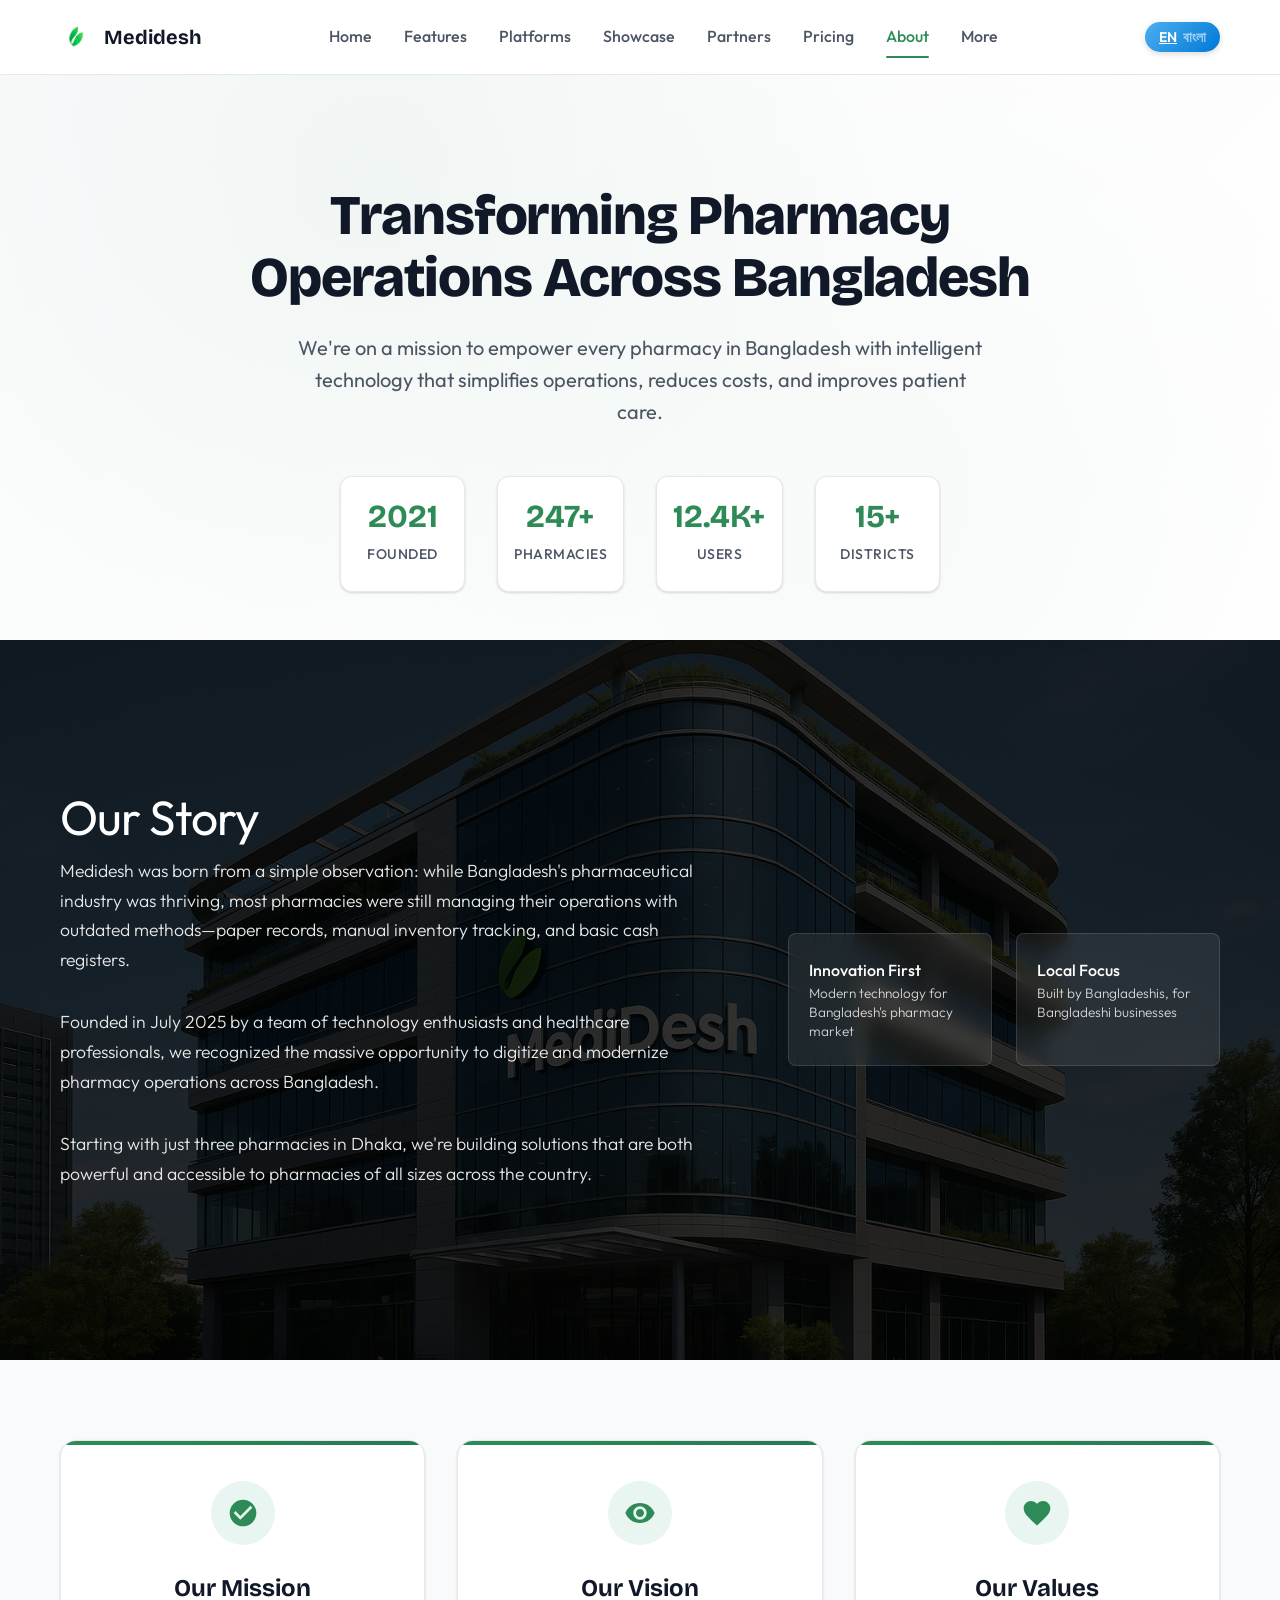
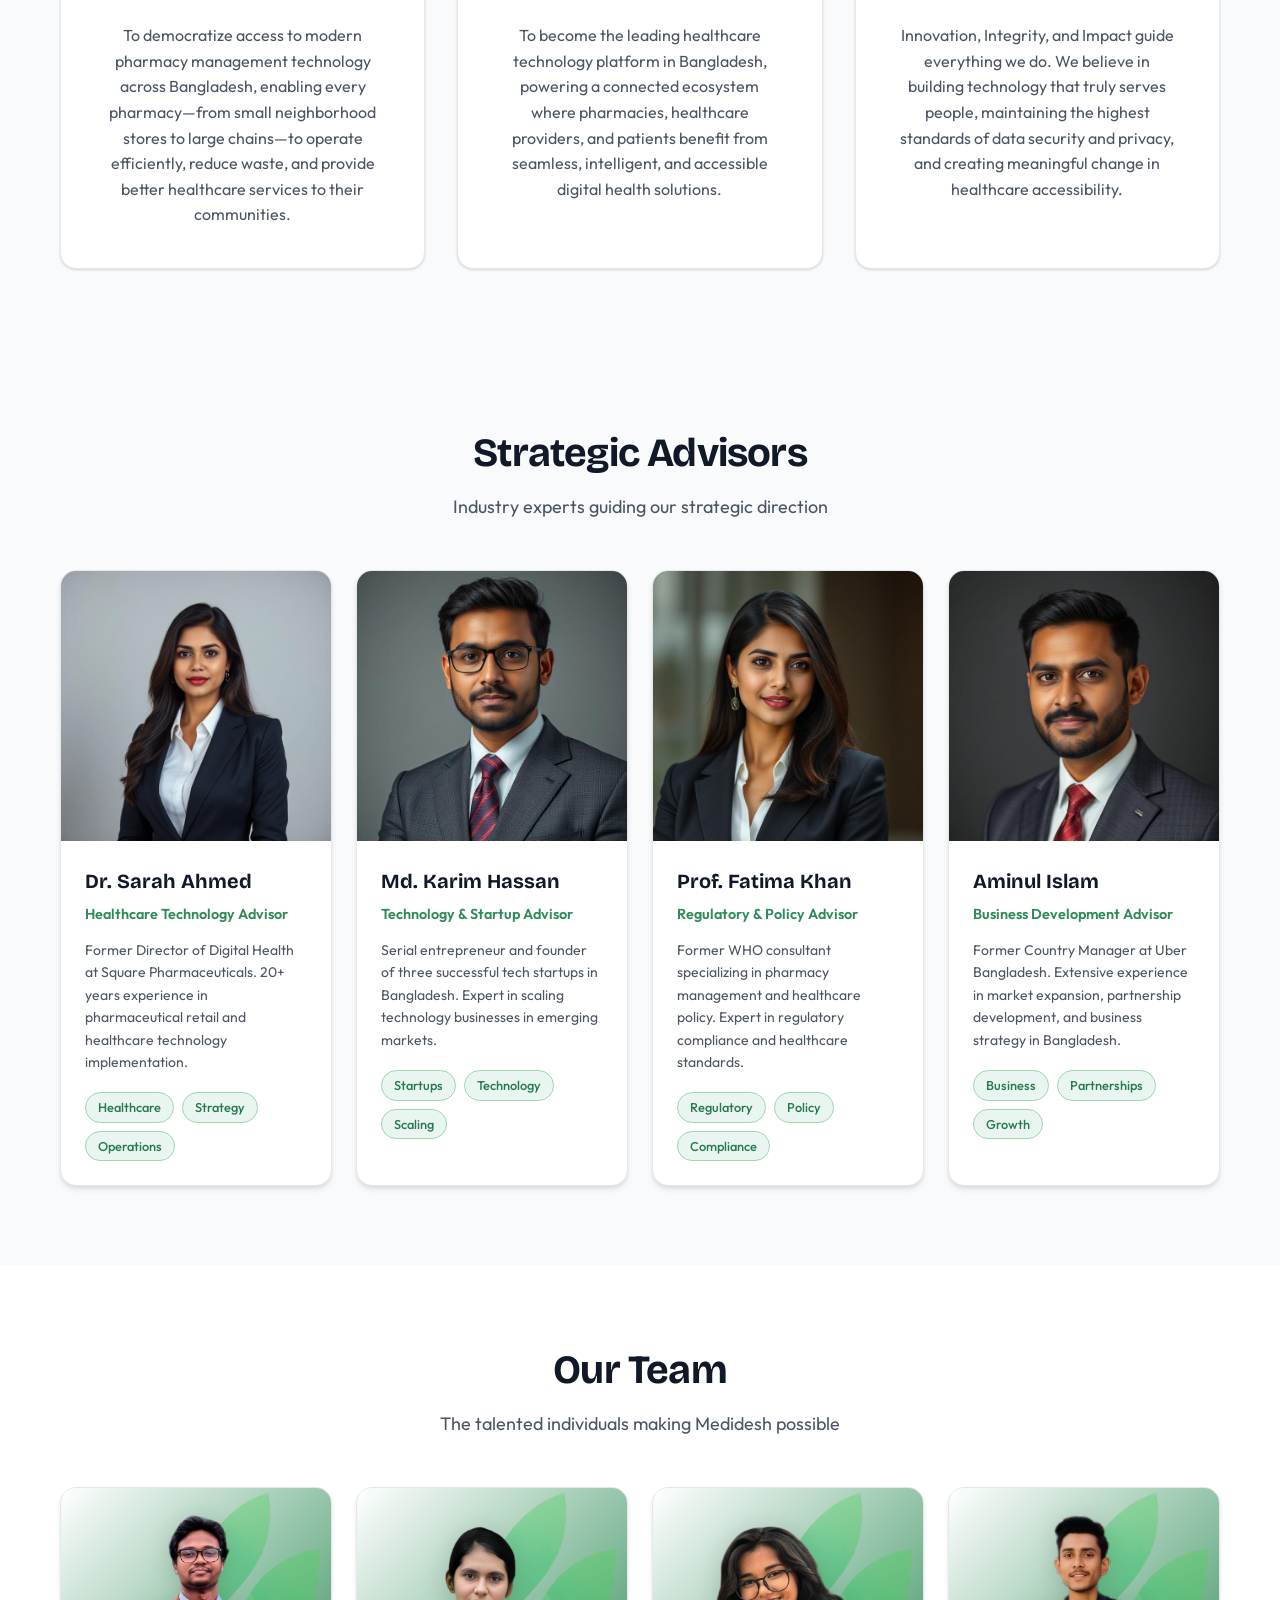
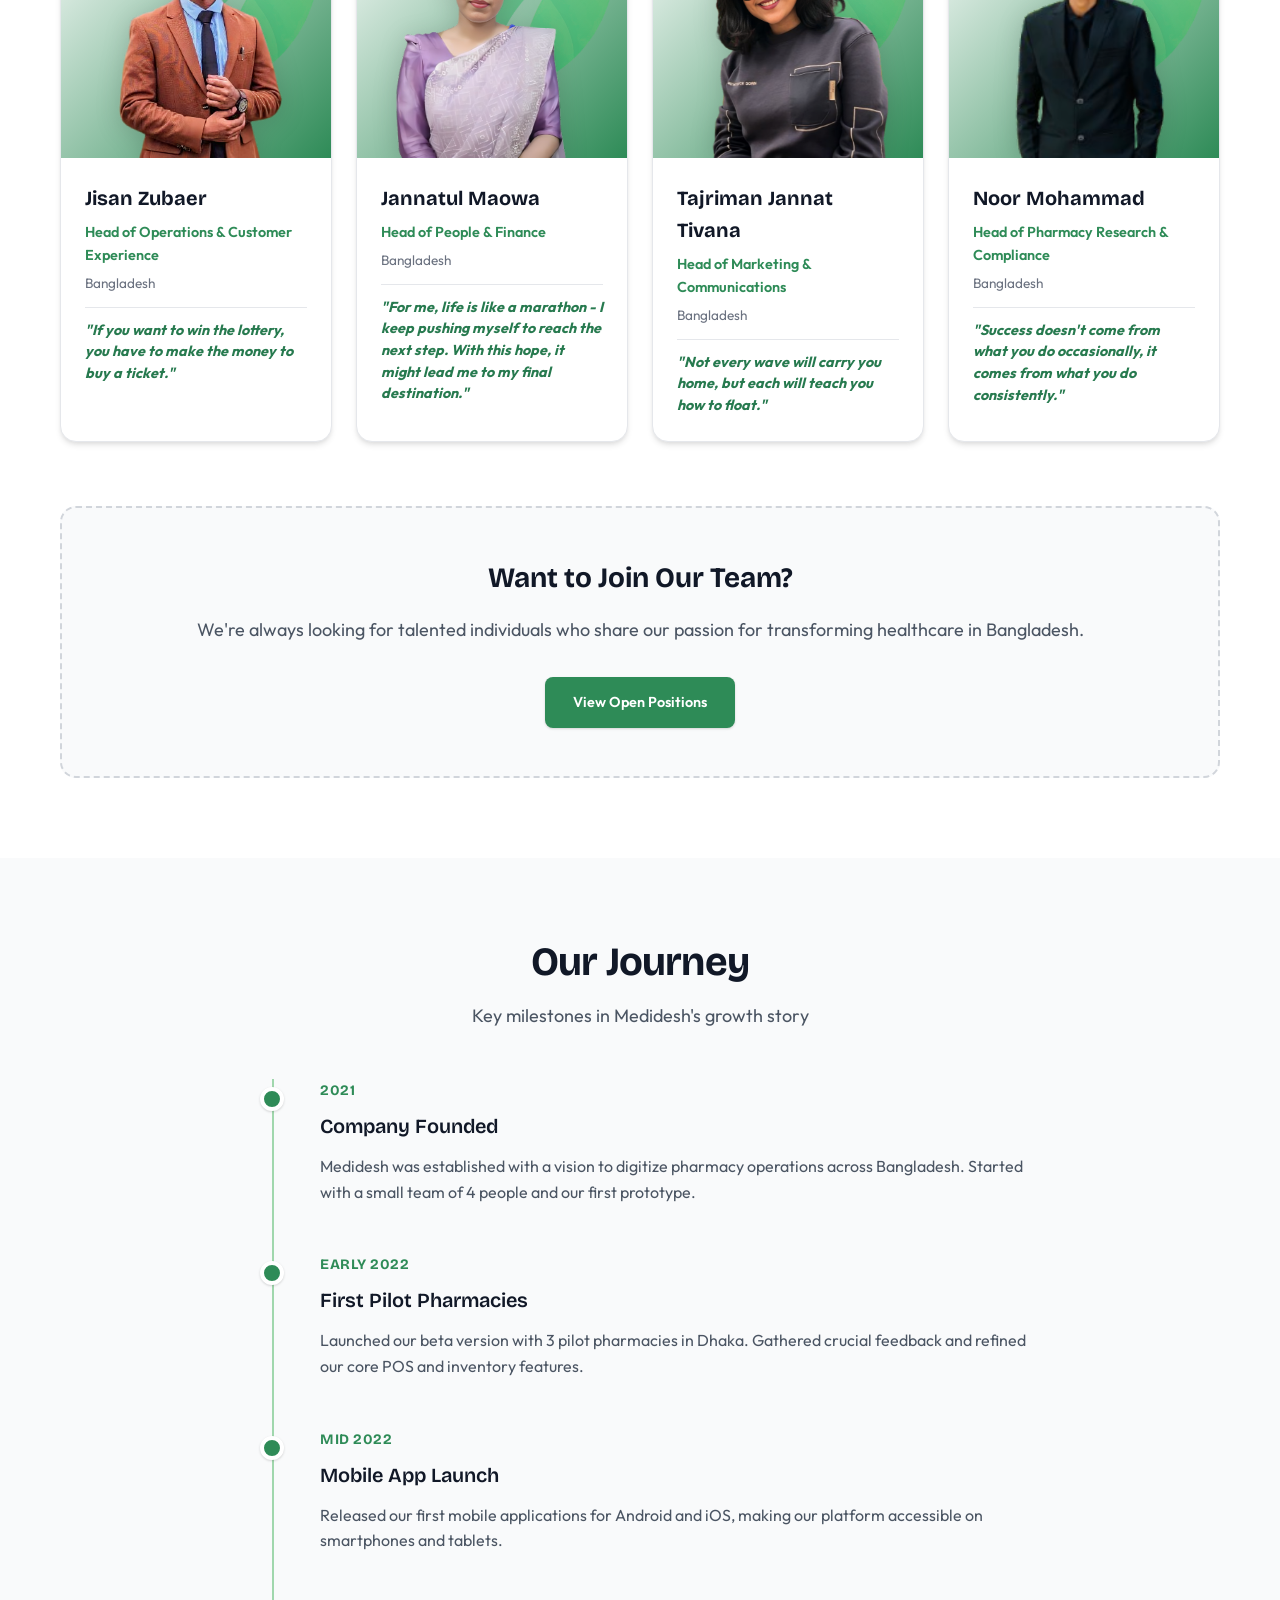
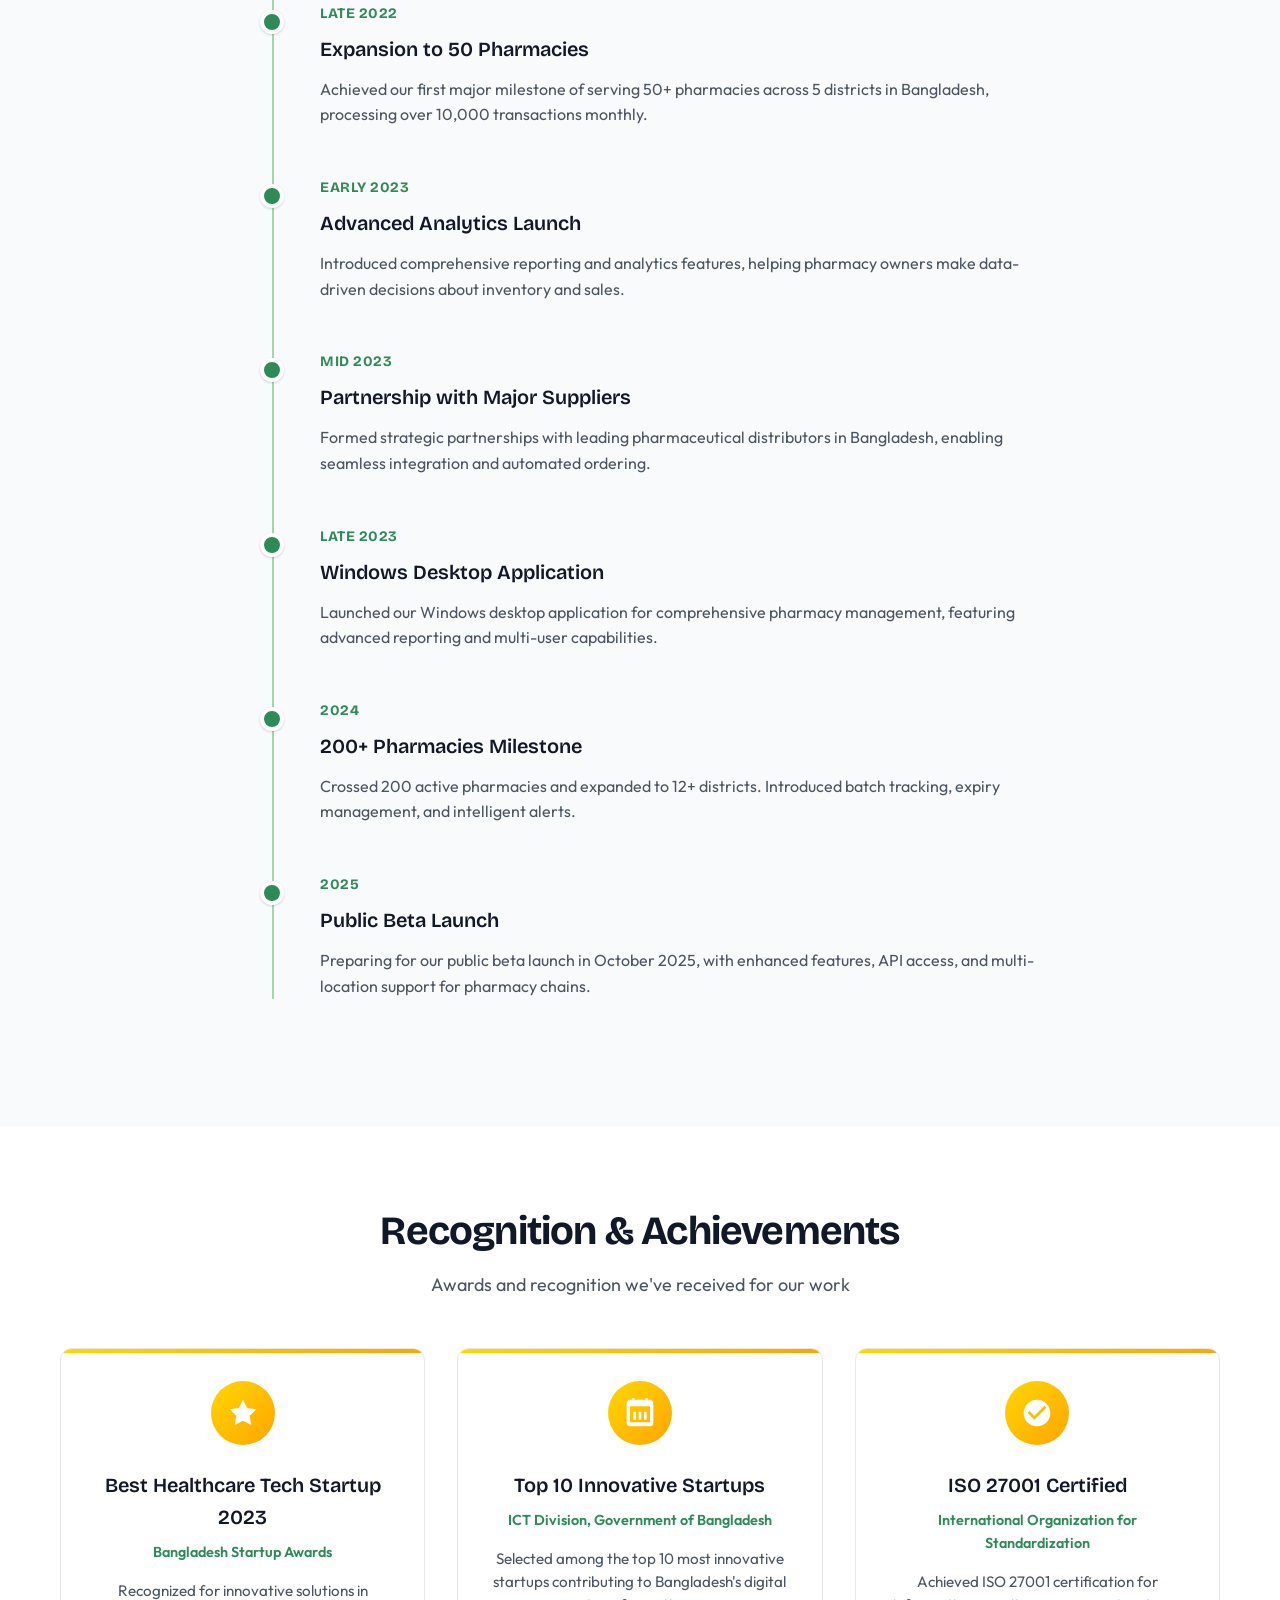
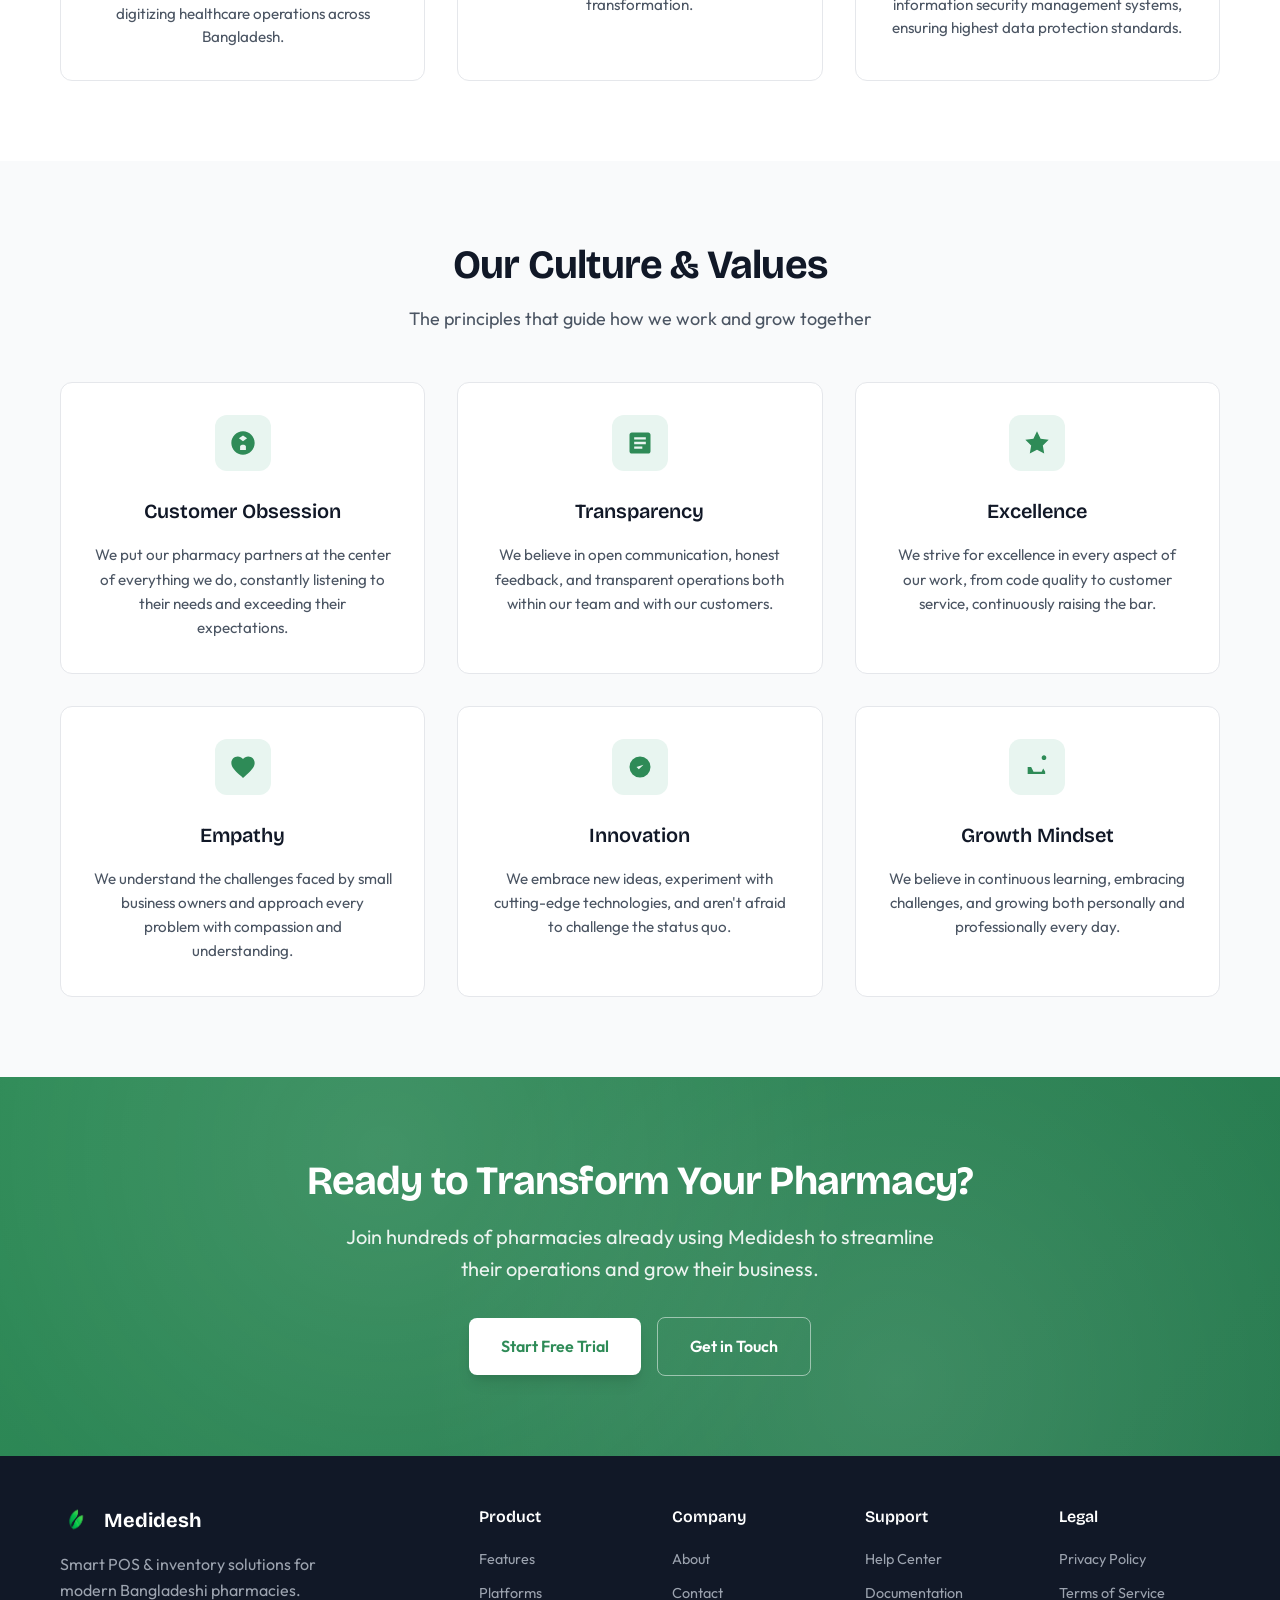
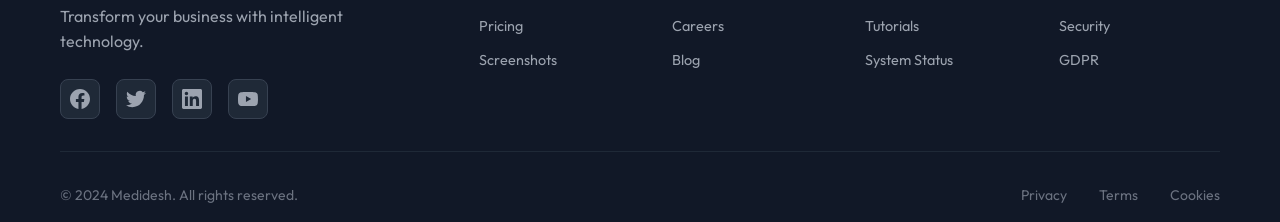
<file: pages/about.html>
<!DOCTYPE html>
<html lang="en">

<head>
    <meta charset="UTF-8">
    <meta name="viewport" content="width=device-width, initial-scale=1.0">
    <title>About Medidesh - Smart Pharmacy Solutions for Bangladesh</title>
    <meta name="description"
        content="Learn about Medidesh's mission to transform pharmacy operations in Bangladesh through intelligent technology, our team, history, and vision for the future.">
    <link rel="icon" href="../assets/favicon.png">
    <link
        href="https://fonts.googleapis.com/css2?family=Bricolage+Grotesque:opsz,wght@12..96,400;12..96,500;12..96,600;12..96,700;12..96,800&family=Inter:wght@300;400;500;600;700;800&display=swap"
        rel="stylesheet">

    <link rel="preconnect" href="https://fonts.googleapis.com">
    <link rel="preconnect" href="https://fonts.gstatic.com" crossorigin>
    <link href="https://fonts.googleapis.com/css2?family=Outfit:wght@100..900&display=swap" rel="stylesheet">
    <link rel="stylesheet" href="../css/about.css">

    <link rel="stylesheet" href="../css/site.css">
    
  

</head>

<body>
    <header class="header">
        <div class="container">
            <div class="header-inner">
                <a class="brand" href="../index.html">
                    <img src="../assets/logo1.png" alt="Medidesh logo" class="logo">
                    <span class="brand-name">Medidesh</span>
                </a>

                <nav class="nav" id="navigation">
                    <a href="../index.html" class="nav-link">Home</a>
                    <a href="../index.html#features" class="nav-link">Features</a>
                    <a href="../index.html#platforms" class="nav-link">Platforms</a>
                    <a href="../index.html#showcase" class="nav-link">Showcase</a>
                    <a href="../index.html#partners" class="nav-link">Partners</a>
                    <a href="../index.html#pricing" class="nav-link">Pricing</a>
                    <a href="../pages/about.html" class="nav-link active">About</a>
                    <div class="dropdown">
                        <a href="#" class="nav-link">More</a>
                        <div class="dropdown-content">
                            <a href="../pages/about.html" class="nav-link active">About</a>
                            <a href="../pages/contact.html">Contact</a>
                            <a href="../pages/help-center.html">Help Center</a>
                            <a href="../pages/tutorials.html">Tutorials</a>
                            <a href="../pages/blog.html">Blog</a>

                        </div>
                    </div>
                </nav>

                <div class="header-actions">

                    <button class="lang-toggle" aria-label="Toggle language" title="Switch Language">
                        <span class="lang-option active">EN</span>
                        <span class="lang-option">বাংলা</span>
                    </button>

                    <button class="menu-toggle" aria-label="Toggle menu" id="menuToggle">
                        <span></span>
                        <span></span>
                        <span></span>
                    </button>
                </div>
            </div>
        </div>
    </header>

    <main class="about-main">
        <section class="about-hero">
            <div class="container">
                <div class="about-hero-content">
                    <h1 class="about-hero-title">Transforming Pharmacy Operations Across Bangladesh</h1>
                    <p class="about-hero-subtitle">We're on a mission to empower every pharmacy in Bangladesh with
                        intelligent technology that simplifies operations, reduces costs, and improves patient care.</p>
                    <div class="about-hero-stats">
                        <div class="hero-stat">
                            <span class="hero-stat-number">2021</span>
                            <span class="hero-stat-label">Founded</span>
                        </div>
                        <div class="hero-stat">
                            <span class="hero-stat-number">247+</span>
                            <span class="hero-stat-label">Pharmacies</span>
                        </div>
                        <div class="hero-stat">
                            <span class="hero-stat-number">12.4K+</span>
                            <span class="hero-stat-label">Users</span>
                        </div>
                        <div class="hero-stat">
                            <span class="hero-stat-number">15+</span>
                            <span class="hero-stat-label">Districts</span>
                        </div>
                    </div>
                </div>
            </div>
        </section>

        <section class="company-story">
            <div class="container">
                <div class="story-grid">
                    <div class="story-content">
                        <h2 class="section-title-our-story">Our Story</h2>
                        <div class="story-text">
                            <p>Medidesh was born from a simple observation: while Bangladesh's pharmaceutical industry
                                was thriving, most pharmacies were still managing their operations with outdated
                                methods—paper records, manual inventory tracking, and basic cash registers.</p>

                            <p>Founded in July 2025 by a team of technology enthusiasts and healthcare professionals, we
                                recognized the massive opportunity to digitize and modernize pharmacy operations across
                                Bangladesh.</p>

                            <p>Starting with just three pharmacies in Dhaka, we're building solutions that are both
                                powerful and accessible to pharmacies of all sizes across the country.</p>
                        </div>
                    </div>

                    <div class="story-visual">

                        <div class="story-highlights">
                            <div class="highlight-item">
                                <div class="highlight-content">
                                    <h4>Innovation First</h4>
                                    <p>Modern technology for Bangladesh's pharmacy market</p>
                                </div>
                            </div>

                            <div class="highlight-item">
                                <div class="highlight-content">
                                    <h4>Local Focus</h4>
                                    <p>Built by Bangladeshis, for Bangladeshi businesses</p>
                                </div>
                            </div>
                        </div>
                    </div>
                </div>
            </div>
        </section>


        <section class="mission-vision">
            <div class="container">
                <div class="mission-vision-grid">
                    <div class="mission-card">
                        <div class="card-icon">
                            <svg viewBox="0 0 24 24" fill="currentColor">
                                <path
                                    d="M12 2C6.48 2 2 6.48 2 12s4.48 10 10 10 10-4.48 10-10S17.52 2 12 2zm-2 15l-5-5 1.41-1.41L10 14.17l7.59-7.59L19 8l-9 9z" />
                            </svg>
                        </div>
                        <h3 class="card-title">Our Mission</h3>
                        <p class="card-description">To democratize access to modern pharmacy management technology
                            across Bangladesh, enabling every pharmacy—from small neighborhood stores to large chains—to
                            operate efficiently, reduce waste, and provide better healthcare services to their
                            communities.</p>
                    </div>
                    <div class="vision-card">
                        <div class="card-icon">
                            <svg viewBox="0 0 24 24" fill="currentColor">
                                <path
                                    d="M12 4.5C7 4.5 2.73 7.61 1 12c1.73 4.39 6 7.5 11 7.5s9.27-3.11 11-7.5c-1.73-4.39-6-7.5-11-7.5zM12 17c-2.76 0-5-2.24-5-5s2.24-5 5-5 5 2.24 5 5-2.24 5-5 5zm0-8c-1.66 0-3 1.34-3 3s1.34 3 3 3 3-1.34 3-3-1.34-3-3-3z" />
                            </svg>
                        </div>
                        <h3 class="card-title">Our Vision</h3>
                        <p class="card-description">To become the leading healthcare technology platform in Bangladesh,
                            powering a connected ecosystem where pharmacies, healthcare providers, and patients benefit
                            from seamless, intelligent, and accessible digital health solutions.</p>
                    </div>
                    <div class="values-card">
                        <div class="card-icon">
                            <svg viewBox="0 0 24 24" fill="currentColor">
                                <path
                                    d="M12 21.35l-1.45-1.32C5.4 15.36 2 12.28 2 8.5 2 5.42 4.42 3 7.5 3c1.74 0 3.41.81 4.5 2.09C13.09 3.81 14.76 3 16.5 3 19.58 3 22 5.42 22 8.5c0 3.78-3.4 6.86-8.55 11.54L12 21.35z" />
                            </svg>
                        </div>
                        <h3 class="card-title">Our Values</h3>
                        <p class="card-description">Innovation, Integrity, and Impact guide everything we do. We believe
                            in building technology that truly serves people, maintaining the highest standards of data
                            security and privacy, and creating meaningful change in healthcare accessibility.</p>
                    </div>
                </div>
            </div>
        </section>
<!-- LEADER SECTION-->
        <!-- <section class="leadership-team">
            <div class="container">
                <div class="section-header">
                    <h2 class="section-title">Leadership Team</h2>
                    <p class="section-subtitle">Meet the visionaries and experts driving Medidesh forward</p>
                </div>

                <div class="leadership-grid">
                    <div class="leader-card ceo-card">
                        <div class="leader-image">
                            <img src="../assets/about/faysal.JPG" alt="Faysal Hossain - CEO & Co-founder"
                                loading="lazy">
                            <div class="leader-badge">CEO</div>
                        </div>
                        <div class="leader-info">
                            <h3 class="leader-name">Faysal Hossain</h3>
                            <p class="leader-title">Chief Executive Officer & Founder</p>
                            <p class="leader-bio">Former software engineer at HeyJom
                                with 10+ years of experience in software engineering and mobile app development.
                                Currently pursuing a BSc at the University of London.</p>

                            <div class="leader-social">
                                <a href="#" aria-label="LinkedIn">
                                    <svg viewBox="0 0 24 24" fill="currentColor">
                                        <path
                                            d="M20.447 20.452h-3.554v-5.569c0-1.328-.027-3.037-1.852-3.037-1.853 0-2.136 1.445-2.136 2.939v5.667H9.351V9h3.414v1.561h.046c.477-.9 1.637-1.85 3.37-1.85 3.601 0 4.267 2.37 4.267 5.455v6.286zM5.337 7.433c-1.144 0-2.063-.926-2.063-2.065 0-1.138.92-2.063 2.063-2.063 1.14 0 2.064.925 2.064 2.063 0 1.139-.925 2.065-2.064 2.065zm1.782 13.019H3.555V9h3.564v11.452zM22.225 0H1.771C.792 0 0 .774 0 1.729v20.542C0 23.227.792 24 1.771 24h20.451C23.2 24 24 23.227 24 22.271V1.729C24 .774 23.2 0 22.222 0h.003z" />
                                    </svg>
                                </a>
                                <a href="#" aria-label="Twitter">
                                    <svg viewBox="0 0 24 24" fill="currentColor">
                                        <path
                                            d="M23.953 4.57a10 10 0 01-2.825.775 4.958 4.958 0 002.163-2.723c-.951.555-2.005.959-3.127 1.184a4.92 4.92 0 00-8.384 4.482C7.69 8.095 4.067 6.13 1.64 3.162a4.822 4.822 0 00-.666 2.475c0 1.71.87 3.213 2.188 4.096a4.904 4.904 0 01-2.228-.616v.06a4.923 4.923 0 003.946 4.827 4.996 4.996 0 01-2.212.085 4.936 4.936 0 004.604 3.417 9.867 9.867 0 01-6.102 2.105c-.39 0-.779-.023-1.17-.067a13.995 13.995 0 007.557 2.209c9.053 0 13.998-7.496 13.998-13.985 0-.21 0-.42-.015-.63A9.935 9.935 0 0024 4.59z" />
                                    </svg>
                                </a>
                            </div>
                        </div>
                    </div>

                    <div class="leader-card">
                        <div class="leader-image">
                            <img src="../assets/about/farhan.jpg" alt="Farhan Ahmed - CTO & Co-founder" loading="lazy">
                            <div class="leader-badge">CTO</div>
                        </div>
                        <div class="leader-info">
                            <h3 class="leader-name">Farhan Ahamed </h3>
                            <p class="leader-title">Chief Technology Officer</p>
                            <p class="leader-bio">Former Researcher at Taylor's Collge Malaysia with expertise in scalable softwares and
                                mobile applications. Farhan is currently pursuing a bachelor's in Computer Science from University of Adelaide and specializes in
                                building robust, user-friendly technology solutions for emerging markets.</p>
                            <div class="leader-social">
                                <a href="#" aria-label="LinkedIn">
                                    <svg viewBox="0 0 24 24" fill="currentColor">
                                        <path
                                            d="M20.447 20.452h-3.554v-5.569c0-1.328-.027-3.037-1.852-3.037-1.853 0-2.136 1.445-2.136 2.939v5.667H9.351V9h3.414v1.561h.046c.477-.9 1.637-1.85 3.37-1.85 3.601 0 4.267 2.37 4.267 5.455v6.286zM5.337 7.433c-1.144 0-2.063-.926-2.063-2.065 0-1.138.92-2.063 2.063-2.063 1.14 0 2.064.925 2.064 2.063 0 1.139-.925 2.065-2.064 2.065zm1.782 13.019H3.555V9h3.564v11.452zM22.225 0H1.771C.792 0 0 .774 0 1.729v20.542C0 23.227.792 24 1.771 24h20.451C23.2 24 24 23.227 24 22.271V1.729C24 .774 23.2 0 22.222 0h.003z" />
                                    </svg>
                                </a>
                                <a href="#" aria-label="GitHub">
                                    <svg viewBox="0 0 24 24" fill="currentColor">
                                        <path
                                            d="M12 0c-6.626 0-12 5.373-12 12 0 5.302 3.438 9.8 8.207 11.387.599.111.793-.261.793-.577v-2.234c-3.338.726-4.033-1.416-4.033-1.416-.546-1.387-1.333-1.756-1.333-1.756-1.089-.745.083-.729.083-.729 1.205.084 1.839 1.237 1.839 1.237 1.07 1.834 2.807 1.304 3.492.997.107-.775.418-1.305.762-1.604-2.665-.305-5.467-1.334-5.467-5.931 0-1.311.469-2.381 1.236-3.221-.124-.303-.535-1.524.117-3.176 0 0 1.008-.322 3.301 1.23.957-.266 1.983-.399 3.003-.404 1.02.005 2.047.138 3.006.404 2.291-1.552 3.297-1.23 3.297-1.23.653 1.653.242 2.874.118 3.176.77.84 1.235 1.911 1.235 3.221 0 4.609-2.807 5.624-5.479 5.921.43.372.823 1.102.823 2.222v3.293c0 .319.192.694.801.576 4.765-1.589 8.199-6.086 8.199-11.386 0-6.627-5.373-12-12-12z" />
                                    </svg>
                                </a>
                            </div>
                        </div>
                    </div>


        </section> -->

        <section class="advisors-section">
            <div class="container">
                <div class="section-header">
                    <h2 class="section-title">Strategic Advisors</h2>
                    <p class="section-subtitle">Industry experts guiding our strategic direction</p>
                </div>

                <div class="advisors-grid">
                    <div class="advisor-card">
                        <div class="advisor-image">
                            <img src="../assets/advisor1.jpeg" alt="Dr. Sarah Ahmed" loading="lazy">
                        </div>
                        <div class="advisor-info">
                            <h3 class="advisor-name">Dr. Sarah Ahmed</h3>
                            <p class="advisor-title">Healthcare Technology Advisor</p>
                            <p class="advisor-bio">Former Director of Digital Health at Square Pharmaceuticals. 20+
                                years experience in pharmaceutical retail and healthcare technology implementation.</p>
                            <div class="advisor-expertise">
                                <span class="expertise-tag">Healthcare</span>
                                <span class="expertise-tag">Strategy</span>
                                <span class="expertise-tag">Operations</span>
                            </div>
                        </div>
                    </div>

                    <div class="advisor-card">
                        <div class="advisor-image">
                            <img src="../assets/advisor2.jpeg" alt="Md. Karim Hassan" loading="lazy">
                        </div>
                        <div class="advisor-info">
                            <h3 class="advisor-name">Md. Karim Hassan</h3>
                            <p class="advisor-title">Technology & Startup Advisor</p>
                            <p class="advisor-bio">Serial entrepreneur and founder of three successful tech startups in
                                Bangladesh. Expert in scaling technology businesses in emerging markets.</p>
                            <div class="advisor-expertise">
                                <span class="expertise-tag">Startups</span>
                                <span class="expertise-tag">Technology</span>
                                <span class="expertise-tag">Scaling</span>
                            </div>
                        </div>
                    </div>

                    <div class="advisor-card">
                        <div class="advisor-image">
                            <img src="../assets/advisor3.jpeg" alt="Prof. Fatima Khan" loading="lazy">
                        </div>
                        <div class="advisor-info">
                            <h3 class="advisor-name">Prof. Fatima Khan</h3>
                            <p class="advisor-title">Regulatory & Policy Advisor</p>
                            <p class="advisor-bio">Former WHO consultant specializing in pharmacy management and
                                healthcare policy. Expert in regulatory compliance and healthcare standards.</p>
                            <div class="advisor-expertise">
                                <span class="expertise-tag">Regulatory</span>
                                <span class="expertise-tag">Policy</span>
                                <span class="expertise-tag">Compliance</span>
                            </div>
                        </div>
                    </div>

                    <div class="advisor-card">
                        <div class="advisor-image">
                            <img src="../assets/advisor4.jpeg" alt="Aminul Islam" loading="lazy">
                        </div>
                        <div class="advisor-info">
                            <h3 class="advisor-name">Aminul Islam</h3>
                            <p class="advisor-title">Business Development Advisor</p>
                            <p class="advisor-bio">Former Country Manager at Uber Bangladesh. Extensive experience in
                                market expansion, partnership development, and business strategy in Bangladesh.</p>
                            <div class="advisor-expertise">
                                <span class="expertise-tag">Business</span>
                                <span class="expertise-tag">Partnerships</span>
                                <span class="expertise-tag">Growth</span>
                            </div>
                        </div>
                    </div>
                </div>
            </div>
        </section>

        <section class="team-section">
            <div class="container">
                <div class="section-header">
                    <h2 class="section-title">Our Team</h2>
                    <p class="section-subtitle">The talented individuals making Medidesh possible</p>
                </div>

                <div class="team-grid">
                    <div class="team-member">
                        <div class="member-image">
                            <img src="../assets/team1.png" alt="Jisan Zubaer" loading="lazy">
                        </div>
                        <div class="member-info">
                            <h4 class="member-name">Jisan Zubaer</h4>
                            <p class="member-role">Head of Operations & Customer Experience </p>
                            <p class="member-location">Bangladesh</p>
                            <p class="member-quote">"If you want to win the lottery, you have to make the money to buy a ticket."</p>
                        </div>
                    </div>

                    <div class="team-member">
                        <div class="member-image">
                            <img src="../assets/team2.png" alt="Jannatul Maowa" loading="lazy">
                        </div>
                        <div class="member-info">
                            <h4 class="member-name">Jannatul Maowa</h4>
                            <p class="member-role">Head of People & Finance </p> 
                            <p class="member-location">Bangladesh</p> 
                            <p class="member-quote">"For me, life is like a marathon - I keep pushing myself to reach the next step. With this hope, it might lead me to my final destination."</p>
                        </div>
                    </div>

                    <div class="team-member">
                        <div class="member-image">
                            <img src="../assets/team3.png" alt="Tajriman Jannat Tivana" loading="lazy">
                        </div>
                        <div class="member-info">
                            <h4 class="member-name">Tajriman Jannat Tivana</h4>
                            <p class="member-role">Head of Marketing & Communications </p>
                            <p class="member-location">Bangladesh</p>
                            <p class="member-quote">"Not every wave will carry you home, but each will teach you how to float."</p>
                        </div>
                    </div>

                    <div class="team-member">
                        <div class="member-image">
                            <img src="../assets/team4.png" alt="Noor Mohammad" loading="lazy">
                        </div>
                        <div class="member-info">
                            <h4 class="member-name">Noor Mohammad</h4>
                            <p class="member-role">Head of Pharmacy Research & Compliance </p>
                            <p class="member-location">Bangladesh</p>
                            <p class="member-quote">"Success doesn't come from what you do occasionally, it comes from what you do consistently."</p>
                        </div>
                    </div>


                </div>

                <div class="join-team-cta">
                    <h3>Want to Join Our Team?</h3>
                    <p>We're always looking for talented individuals who share our passion for transforming healthcare
                        in Bangladesh.</p>
                    <a href="careers.html" class="btn btn-primary">View Open Positions</a>
                </div>
            </div>
        </section>

        <section class="company-timeline">
            <div class="container">
                <div class="section-header">
                    <h2 class="section-title">Our Journey</h2>
                    <p class="section-subtitle">Key milestones in Medidesh's growth story</p>
                </div>

                <div class="timeline">
                    <div class="timeline-item">
                        <div class="timeline-date">2021</div>
                        <div class="timeline-content">
                            <h4 class="timeline-title">Company Founded</h4>
                            <p class="timeline-description">Medidesh was established with a vision to digitize pharmacy
                                operations across Bangladesh. Started with a small team of 4 people and our first
                                prototype.</p>
                        </div>
                    </div>

                    <div class="timeline-item">
                        <div class="timeline-date">Early 2022</div>
                        <div class="timeline-content">
                            <h4 class="timeline-title">First Pilot Pharmacies</h4>
                            <p class="timeline-description">Launched our beta version with 3 pilot pharmacies in Dhaka.
                                Gathered crucial feedback and refined our core POS and inventory features.</p>
                        </div>
                    </div>

                    <div class="timeline-item">
                        <div class="timeline-date">Mid 2022</div>
                        <div class="timeline-content">
                            <h4 class="timeline-title">Mobile App Launch</h4>
                            <p class="timeline-description">Released our first mobile applications for Android and iOS,
                                making our platform accessible on smartphones and tablets.</p>
                        </div>
                    </div>

                    <div class="timeline-item">
                        <div class="timeline-date">Late 2022</div>
                        <div class="timeline-content">
                            <h4 class="timeline-title">Expansion to 50 Pharmacies</h4>
                            <p class="timeline-description">Achieved our first major milestone of serving 50+ pharmacies
                                across 5 districts in Bangladesh, processing over 10,000 transactions monthly.</p>
                        </div>
                    </div>

                    <div class="timeline-item">
                        <div class="timeline-date">Early 2023</div>
                        <div class="timeline-content">
                            <h4 class="timeline-title">Advanced Analytics Launch</h4>
                            <p class="timeline-description">Introduced comprehensive reporting and analytics features,
                                helping pharmacy owners make data-driven decisions about inventory and sales.</p>
                        </div>
                    </div>

                    <div class="timeline-item">
                        <div class="timeline-date">Mid 2023</div>
                        <div class="timeline-content">
                            <h4 class="timeline-title">Partnership with Major Suppliers</h4>
                            <p class="timeline-description">Formed strategic partnerships with leading pharmaceutical
                                distributors in Bangladesh, enabling seamless integration and automated ordering.</p>
                        </div>
                    </div>

                    <div class="timeline-item">
                        <div class="timeline-date">Late 2023</div>
                        <div class="timeline-content">
                            <h4 class="timeline-title">Windows Desktop Application</h4>
                            <p class="timeline-description">Launched our Windows desktop application for comprehensive
                                pharmacy management, featuring advanced reporting and multi-user capabilities.</p>
                        </div>
                    </div>

                    <div class="timeline-item">
                        <div class="timeline-date">2024</div>
                        <div class="timeline-content">
                            <h4 class="timeline-title">200+ Pharmacies Milestone</h4>
                            <p class="timeline-description">Crossed 200 active pharmacies and expanded to 12+ districts.
                                Introduced batch tracking, expiry management, and intelligent alerts.</p>
                        </div>
                    </div>

                    <div class="timeline-item">
                        <div class="timeline-date">2025</div>
                        <div class="timeline-content">
                            <h4 class="timeline-title">Public Beta Launch</h4>
                            <p class="timeline-description">Preparing for our public beta launch in October 2025, with
                                enhanced features, API access, and multi-location support for pharmacy chains.</p>
                        </div>
                    </div>
                </div>
            </div>
        </section>

        <section class="achievements-section">
            <div class="container">
                <div class="section-header">
                    <h2 class="section-title">Recognition & Achievements</h2>
                    <p class="section-subtitle">Awards and recognition we've received for our work</p>
                </div>

                <div class="achievements-grid">
                    <div class="achievement-card">
                        <div class="achievement-icon">
                            <svg viewBox="0 0 24 24" fill="currentColor">
                                <path
                                    d="M12 2l3.09 6.26L22 9.27l-5 4.87 1.18 6.88L12 17.77l-6.18 3.25L7 14.14 2 9.27l6.91-1.01L12 2z" />
                            </svg>
                        </div>
                        <h4 class="achievement-title">Best Healthcare Tech Startup 2023</h4>
                        <p class="achievement-org">Bangladesh Startup Awards</p>
                        <p class="achievement-description">Recognized for innovative solutions in digitizing healthcare
                            operations across Bangladesh.</p>
                    </div>

                    <div class="achievement-card">
                        <div class="achievement-icon">
                            <svg viewBox="0 0 24 24" fill="currentColor">
                                <path
                                    d="M9 11H7v6h2v-6zm4 0h-2v6h2v-6zm4 0h-2v6h2v-6zm2.5-9H18V1h-2v1H8V1H6v1H4.5C3.11 2 2 3.11 2 4.5v15C2 20.89 3.11 22 4.5 22h15c1.39 0 2.5-1.11 2.5-2.5v-15C22 3.11 20.89 2 19.5 2zm0 17h-15v-12h15v12z" />
                            </svg>
                        </div>
                        <h4 class="achievement-title">Top 10 Innovative Startups</h4>
                        <p class="achievement-org">ICT Division, Government of Bangladesh</p>
                        <p class="achievement-description">Selected among the top 10 most innovative startups
                            contributing to Bangladesh's digital transformation.</p>
                    </div>

                    <div class="achievement-card">
                        <div class="achievement-icon">
                            <svg viewBox="0 0 24 24" fill="currentColor">
                                <path
                                    d="M12 2C6.48 2 2 6.48 2 12s4.48 10 10 10 10-4.48 10-10S17.52 2 12 2zm-2 15l-5-5 1.41-1.41L10 14.17l7.59-7.59L19 8l-9 9z" />
                            </svg>
                        </div>
                        <h4 class="achievement-title">ISO 27001 Certified</h4>
                        <p class="achievement-org">International Organization for Standardization</p>
                        <p class="achievement-description">Achieved ISO 27001 certification for information security
                            management systems, ensuring highest data protection standards.</p>
                    </div>

                </div>
            </div>
        </section>

        <section class="culture-values">
            <div class="container">
                <div class="section-header">
                    <h2 class="section-title">Our Culture & Values</h2>
                    <p class="section-subtitle">The principles that guide how we work and grow together</p>
                </div>

                <div class="values-grid">
                    <div class="value-card">
                        <div class="value-icon">
                            <svg viewBox="0 0 24 24" fill="currentColor">
                                <path
                                    d="M12 2C6.48 2 2 6.48 2 12s4.48 10 10 10 10-4.48 10-10S17.52 2 12 2zm3.5 6L12 10.5 8.5 8 12 5.5 15.5 8zM12 13.5c1.25 0 2.5.5 2.5 1.5v3H9.5v-3c0-1 1.25-1.5 2.5-1.5z" />
                            </svg>
                        </div>
                        <h4 class="value-title">Customer Obsession</h4>
                        <p class="value-description">We put our pharmacy partners at the center of everything we do,
                            constantly listening to their needs and exceeding their expectations.</p>
                    </div>

                    <div class="value-card">
                        <div class="value-icon">
                            <svg viewBox="0 0 24 24" fill="currentColor">
                                <path
                                    d="M19 3H5c-1.1 0-2 .9-2 2v14c0 1.1.9 2 2 2h14c1.1 0 2-.9 2-2V5c0-1.1-.9-2-2-2zm-5 14H7v-2h7v2zm3-4H7v-2h10v2zm0-4H7V7h10v2z" />
                            </svg>
                        </div>
                        <h4 class="value-title">Transparency</h4>
                        <p class="value-description">We believe in open communication, honest feedback, and transparent
                            operations both within our team and with our customers.</p>
                    </div>

                    <div class="value-card">
                        <div class="value-icon">
                            <svg viewBox="0 0 24 24" fill="currentColor">
                                <path
                                    d="M12 2l3.09 6.26L22 9.27l-5 4.87 1.18 6.88L12 17.77l-6.18 3.25L7 14.14 2 9.27l6.91-1.01L12 2z" />
                            </svg>
                        </div>
                        <h4 class="value-title">Excellence</h4>
                        <p class="value-description">We strive for excellence in every aspect of our work, from code
                            quality to customer service, continuously raising the bar.</p>
                    </div>

                    <div class="value-card">
                        <div class="value-icon">
                            <svg viewBox="0 0 24 24" fill="currentColor">
                                <path
                                    d="M12 21.35l-1.45-1.32C5.4 15.36 2 12.28 2 8.5 2 5.42 4.42 3 7.5 3c1.74 0 3.41.81 4.5 2.09C13.09 3.81 14.76 3 16.5 3 19.58 3 22 5.42 22 8.5c0 3.78-3.4 6.86-8.55 11.54L12 21.35z" />
                            </svg>
                        </div>
                        <h4 class="value-title">Empathy</h4>
                        <p class="value-description">We understand the challenges faced by small business owners and
                            approach every problem with compassion and understanding.</p>
                    </div>

                    <div class="value-card">
                        <div class="value-icon">
                            <svg viewBox="0 0 24 24" fill="currentColor">
                                <path d="M9 12l2 2 4-4m6 2a9 9 0 11-18 0 9 9 0 0118 0z" />
                            </svg>
                        </div>
                        <h4 class="value-title">Innovation</h4>
                        <p class="value-description">We embrace new ideas, experiment with cutting-edge technologies,
                            and aren't afraid to challenge the status quo.</p>
                    </div>

                    <div class="value-card">
                        <div class="value-icon">
                            <svg viewBox="0 0 24 24" fill="currentColor">
                                <path
                                    d="M16 4c0-1.11.89-2 2-2s2 .89 2 2-.89 2-2 2-2-.89-2-2zM4 18v-6h3l2 4h7l1.31-2.62L19 16v2H4z" />
                            </svg>
                        </div>
                        <h4 class="value-title">Growth Mindset</h4>
                        <p class="value-description">We believe in continuous learning, embracing challenges, and
                            growing both personally and professionally every day.</p>
                    </div>
                </div>
            </div>
        </section>

        <section class="contact-cta">
            <div class="container">
                <div class="cta-content">
                    <h2 class="cta-title">Ready to Transform Your Pharmacy?</h2>
                    <p class="cta-subtitle">Join hundreds of pharmacies already using Medidesh to streamline their
                        operations and grow their business.</p>
                    <div class="cta-actions">
                        <a href="../index.html#pricing" class="btn btn-primary btn-large">Start Free Trial</a>
                        <a href="contact.html" class="btn btn-outline btn-large">Get in Touch</a>
                    </div>
                </div>
            </div>
        </section>
    </main>

  <footer class="footer">
    <div class="container">
      <div class="footer-content">
        <div class="footer-brand">
          <a class="brand" href="index.html">
            <img src="../assets/logo1.png" alt="Medidesh logo" class="logo">
            <span class="brand-name">Medidesh</span>
          </a>
          <p class="footer-description">Smart POS & inventory solutions for modern Bangladeshi pharmacies. Transform
            your business with intelligent technology.</p>
          <div class="footer-social">
            <a href="#" class="social-link" aria-label="Facebook">
              <svg viewBox="0 0 24 24" fill="currentColor">
                <path
                  d="M24 12.073c0-6.627-5.373-12-12-12s-12 5.373-12 12c0 5.99 4.388 10.954 10.125 11.854v-8.385H7.078v-3.47h3.047V9.43c0-3.007 1.792-4.669 4.533-4.669 1.312 0 2.686.235 2.686.235v2.953H15.83c-1.491 0-1.956.925-1.956 1.874v2.25h3.328l-.532 3.47h-2.796v8.385C19.612 23.027 24 18.062 24 12.073z" />
              </svg>
            </a>
            <a href="#" class="social-link" aria-label="Twitter">
              <svg viewBox="0 0 24 24" fill="currentColor">
                <path
                  d="M23.953 4.57a10 10 0 01-2.825.775 4.958 4.958 0 002.163-2.723c-.951.555-2.005.959-3.127 1.184a4.92 4.92 0 00-8.384 4.482C7.69 8.095 4.067 6.13 1.64 3.162a4.822 4.822 0 00-.666 2.475c0 1.71.87 3.213 2.188 4.096a4.904 4.904 0 01-2.228-.616v.06a4.923 4.923 0 003.946 4.827 4.996 4.996 0 01-2.212.085 4.936 4.936 0 004.604 3.417 9.867 9.867 0 01-6.102 2.105c-.39 0-.779-.023-1.17-.067a13.995 13.995 0 007.557 2.209c9.053 0 13.998-7.496 13.998-13.985 0-.21 0-.42-.015-.63A9.935 9.935 0 0024 4.59z" />
              </svg>
            </a>
            <a href="#" class="social-link" aria-label="LinkedIn">
              <svg viewBox="0 0 24 24" fill="currentColor">
                <path
                  d="M20.447 20.452h-3.554v-5.569c0-1.328-.027-3.037-1.852-3.037-1.853 0-2.136 1.445-2.136 2.939v5.667H9.351V9h3.414v1.561h.046c.477-.9 1.637-1.85 3.37-1.85 3.601 0 4.267 2.37 4.267 5.455v6.286zM5.337 7.433c-1.144 0-2.063-.926-2.063-2.065 0-1.138.92-2.063 2.063-2.063 1.14 0 2.064.925 2.064 2.063 0 1.139-.925 2.065-2.064 2.065zm1.782 13.019H3.555V9h3.564v11.452zM22.225 0H1.771C.792 0 0 .774 0 1.729v20.542C0 23.227.792 24 1.771 24h20.451C23.2 24 24 23.227 24 22.271V1.729C24 .774 23.2 0 22.222 0h.003z" />
              </svg>
            </a>
            <a href="#" class="social-link" aria-label="YouTube">
              <svg viewBox="0 0 24 24" fill="currentColor">
                <path
                  d="M23.498 6.186a3.016 3.016 0 0 0-2.122-2.136C19.505 3.545 12 3.545 12 3.545s-7.505 0-9.377.505A3.017 3.017 0 0 0 .502 6.186C0 8.07 0 12 0 12s0 3.93.502 5.814a3.016 3.016 0 0 0 2.122 2.136c1.871.505 9.376.505 9.376.505s7.505 0 9.377-.505a3.015 3.015 0 0 0 2.122-2.136C24 15.93 24 12 24 12s0-3.93-.502-5.814zM9.545 15.568V8.432L15.818 12l-6.273 3.568z" />
              </svg>
            </a>
          </div>
        </div>

        <div class="footer-links">
          <div class="footer-column">
            <h4 class="footer-title">Product</h4>
            <ul class="footer-list">
              <li><a href="#features">Features</a></li>
              <li><a href="#platforms">Platforms</a></li>
              <li><a href="#pricing">Pricing</a></li>
              <li><a href="#showcase">Screenshots</a></li>
            </ul>
          </div>
          <div class="footer-column">
            <h4 class="footer-title">Company</h4>
            <ul class="footer-list">
              <li><a href="../pages/about.html">About</a></li>
              <li><a href="../pages/contact.html">Contact</a></li>
              <li><a href="../pages/careers.html">Careers</a></li>
              <li><a href="../pages/blog.html">Blog</a></li>
            </ul>
          </div>
          <div class="footer-column">
            <h4 class="footer-title">Support</h4>
            <ul class="footer-list">
              <li><a href="../pages/help-center.html">Help Center</a></li>
              <li><a href="../pages/documentation.html">Documentation</a></li>
              <li><a href="../pages/tutorials.html">Tutorials</a></li>
              <li><a href="../pages/system-status.html">System Status</a></li>
            </ul>
          </div>
          <div class="footer-column">
            <h4 class="footer-title">Legal</h4>
            <ul class="footer-list">
              <li><a href="../pages/privacy.html">Privacy Policy</a></li>
              <li><a href="../pages/terms.html">Terms of Service</a></li>
              <li><a href="../pages/security.html">Security</a></li>
              <li><a href="../pages/gdpr.html">GDPR</a></li>
            </ul>
          </div>
        </div>
      </div>

      <div class="footer-bottom">
        <div class="footer-bottom-content">
          <p class="footer-copyright">© 2024 Medidesh. All rights reserved.</p>
          <div class="footer-bottom-links">
            <a href="../pages/privacy.html">Privacy</a>
            <a href="../pages/terms.html">Terms</a>
            <a href="../pages/cookies.html">Cookies</a>
          </div>
        </div>
      </div>
    </div>
  </footer>

    <script src="../js/main.js"></script>
</body>

</html>
</file>
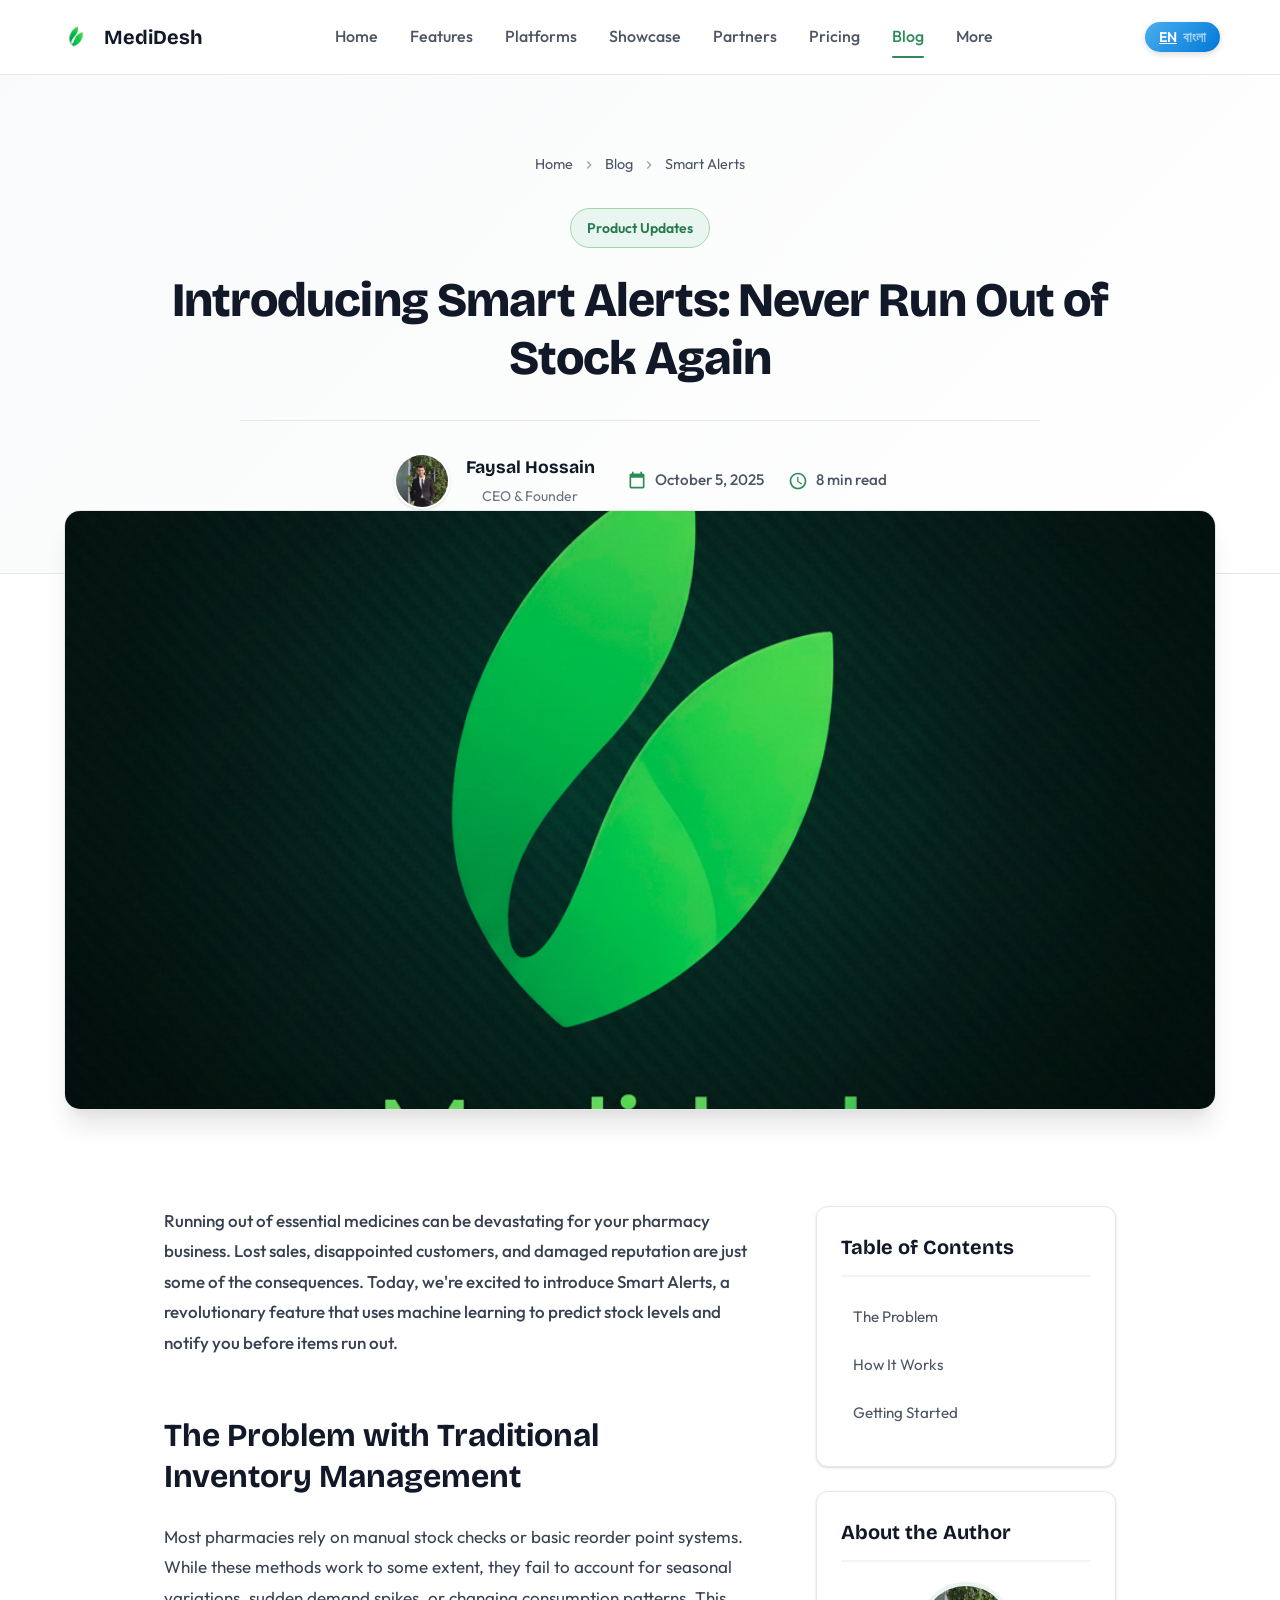
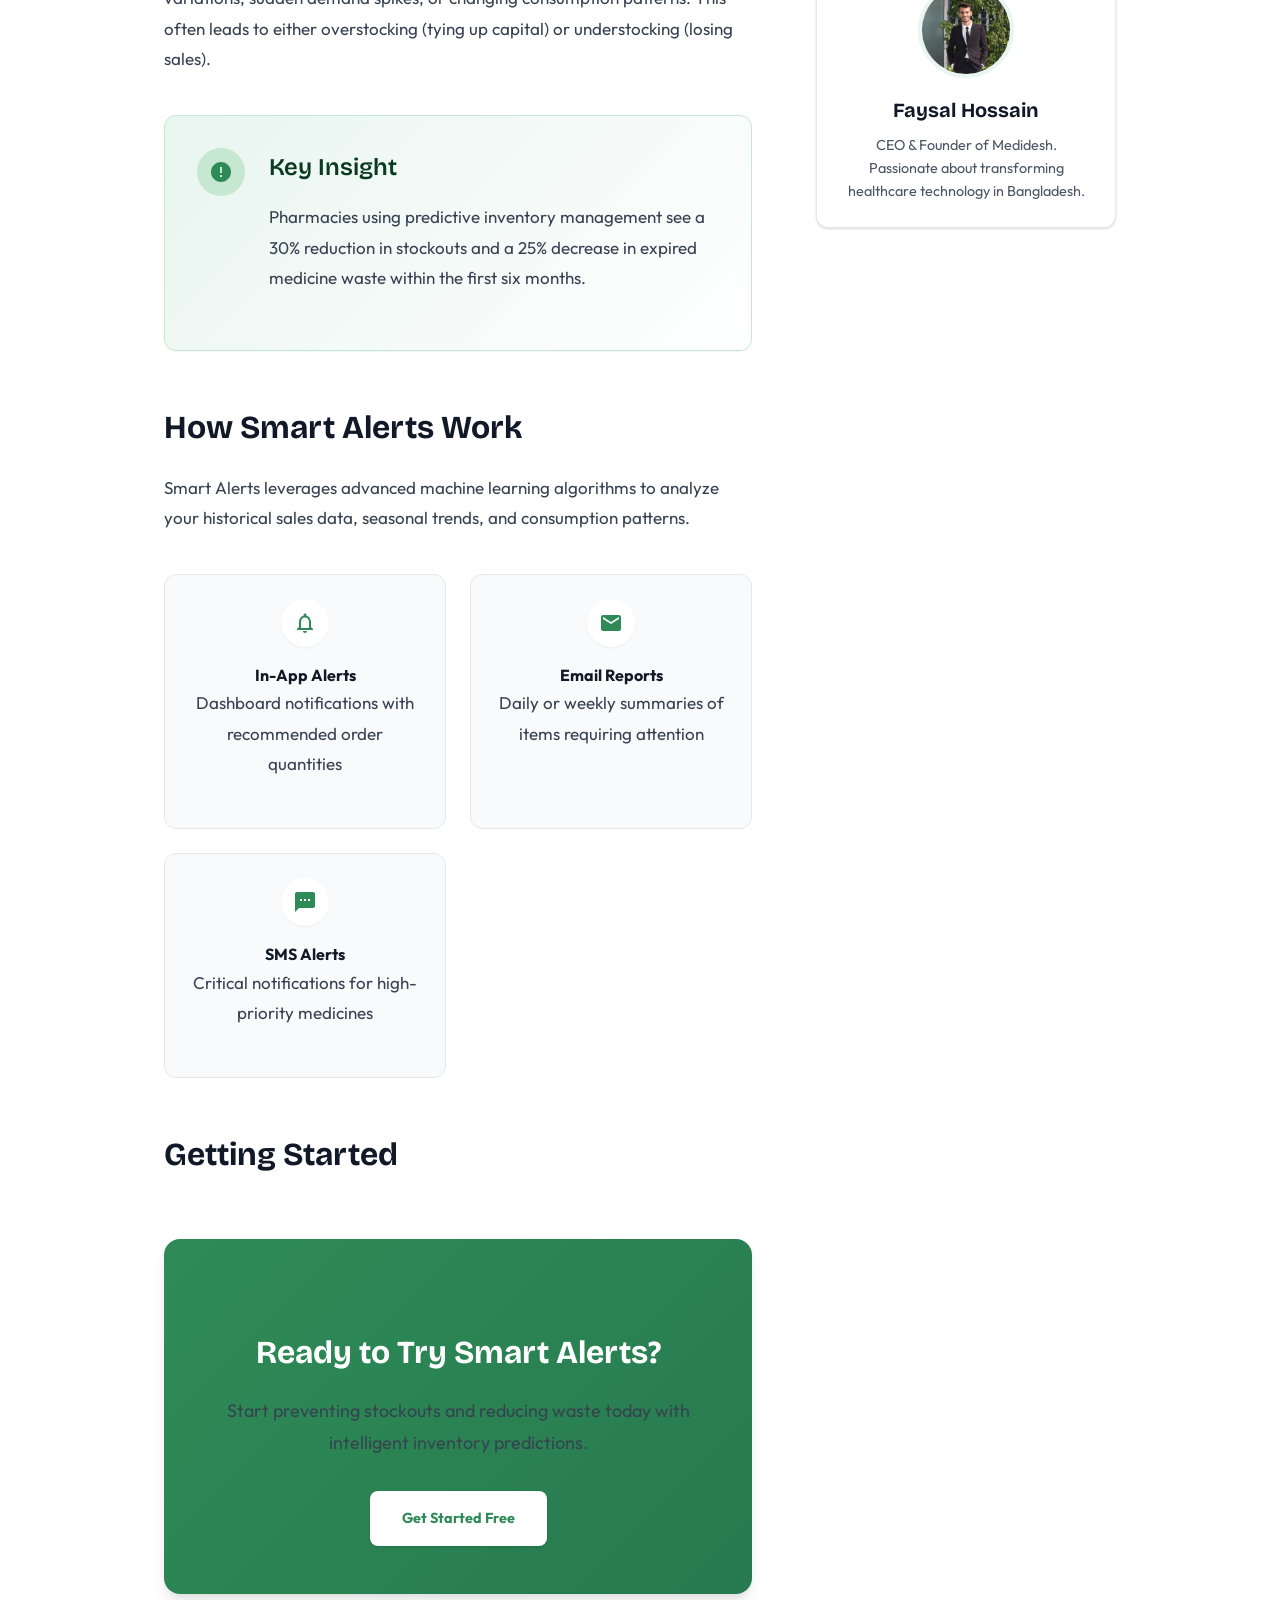
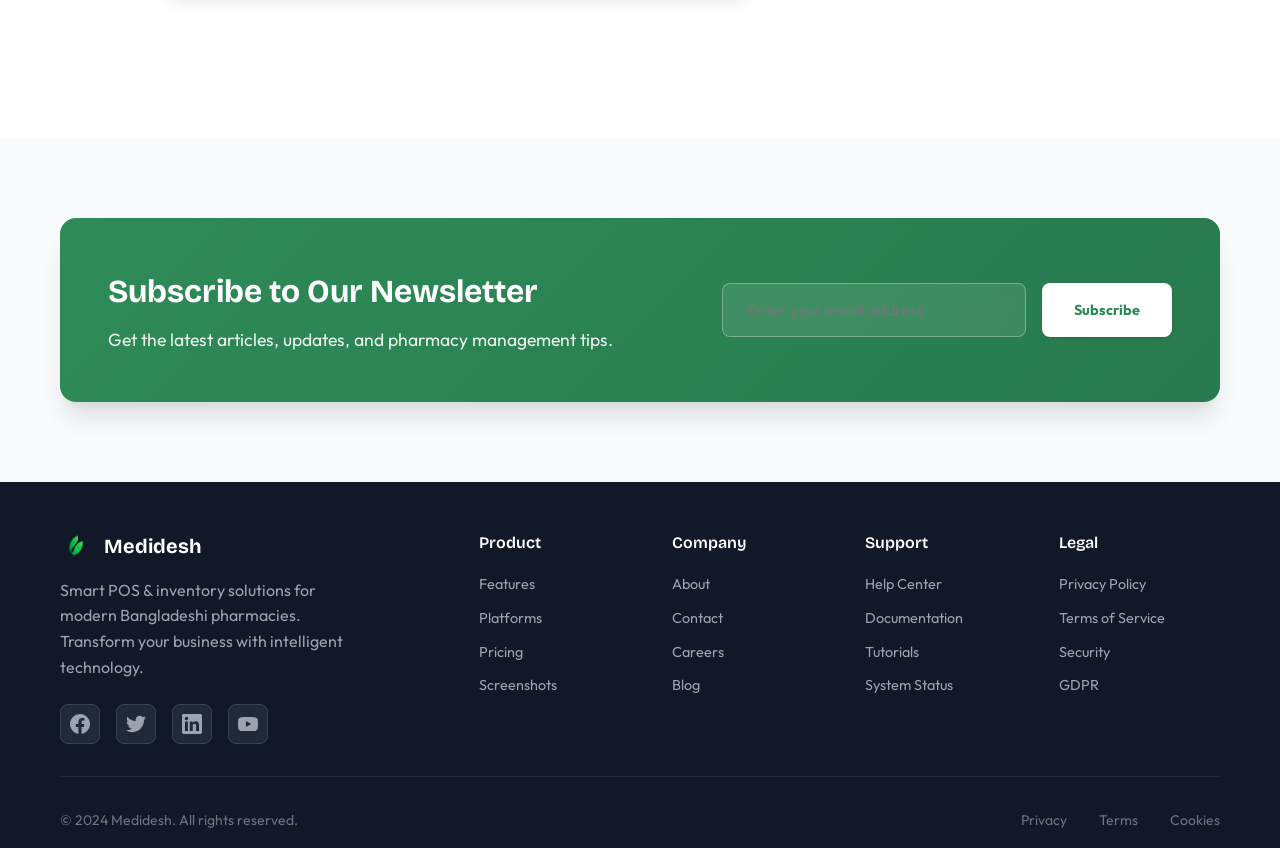
<file: pages/blog-details.html>
<!DOCTYPE html>
<html lang="en">

<head>
    <meta charset="UTF-8">
    <meta name="viewport" content="width=device-width, initial-scale=1.0">
    <title>Introducing Smart Alerts - Medidesh Blog</title>
    <meta name="description" content="Learn how Smart Alerts uses machine learning to predict stock levels and prevent inventory shortages in your pharmacy.">
    <link rel="icon" href="../assets/favicon.png">
    <link href="https://fonts.googleapis.com/css2?family=Bricolage+Grotesque:opsz,wght@12..96,400;12..96,500;12..96,600;12..96,700;12..96,800&family=Outfit:wght@100..900&display=swap" rel="stylesheet">
    
    <link rel="stylesheet" href="../css/site.css">
    <link rel="stylesheet" href="../css/blog-details.css">
</head>

<body>
    <header class="header">
        <div class="container">
            <div class="header-inner">
                <a class="brand" href="../index.html">
                    <img src="../assets/logo1.png" alt="MediDesh logo" class="logo">
                    <span class="brand-name">MediDesh</span>
                </a>
                <nav class="nav" id="navigation">
                    <a href="../index.html" class="nav-link">Home</a>
                    <a href="../index.html#features" class="nav-link">Features</a>
                    <a href="../index.html#platforms" class="nav-link">Platforms</a>
                    <a href="../index.html#showcase" class="nav-link">Showcase</a>
                    <a href="../index.html#partners" class="nav-link">Partners</a>
                    <a href="../index.html#pricing" class="nav-link">Pricing</a>
                    <a href="../pages/blog.html" class="nav-link active">Blog</a>
                    <div class="dropdown">
                        <a href="#" class="nav-link">More</a>
                        <div class="dropdown-content">
                            <a href="../pages/about.html">About</a>
                            <a href="../pages/contact.html">Contact</a>
                            <a href="../pages/help-center.html">Help Center</a>
                            <a href="../pages/tutorials.html">Tutorials</a>
                        </div>
                    </div>
                </nav>
                <div class="header-actions">
                    <button class="lang-toggle" aria-label="Toggle language">
                        <span class="lang-option active">EN</span>
                        <span class="lang-option">বাংলা</span>
                    </button>
                    <button class="menu-toggle" aria-label="Toggle menu" id="menuToggle">
                        <span></span>
                        <span></span>
                        <span></span>
                    </button>
                </div>
            </div>
        </div>
    </header>

    <main class="blog-main">
        <article class="blog-article">
            <div class="article-header">
                <div class="container-narrow">
                    <div class="breadcrumb">
                        <a href="../index.html">Home</a>
                        <svg viewBox="0 0 24 24" fill="currentColor"><path d="M10 6L8.59 7.41 13.17 12l-4.58 4.59L10 18l6-6z"/></svg>
                        <a href="blog.html">Blog</a>
                        <svg viewBox="0 0 24 24" fill="currentColor"><path d="M10 6L8.59 7.41 13.17 12l-4.58 4.59L10 18l6-6z"/></svg>
                        <span>Smart Alerts</span>
                    </div>
                    <div class="article-category">Product Updates</div>
                    <h1 class="article-title">Introducing Smart Alerts: Never Run Out of Stock Again</h1>
                    <div class="article-meta">
                        <div class="author-info">
                            <img src="../assets/about/faysal.JPG" alt="Faysal Hossain" class="author-avatar">
                            <div class="author-details">
                                <div class="author-name">Faysal Hossain</div>
                                <div class="author-role">CEO & Founder</div>
                            </div>
                        </div>
                        <div class="meta-items">
                            <span class="meta-item">
                                <svg viewBox="0 0 24 24" fill="currentColor"><path d="M19 3h-1V1h-2v2H8V1H6v2H5c-1.11 0-1.99.9-1.99 2L3 19c0 1.1.89 2 2 2h14c1.1 0 2-.9 2-2V5c0-1.1-.9-2-2-2zm0 16H5V8h14v11z"/></svg>
                                October 5, 2025
                            </span>
                            <span class="meta-item">
                                <svg viewBox="0 0 24 24" fill="currentColor"><path d="M11.99 2C6.47 2 2 6.48 2 12s4.47 10 9.99 10C17.52 22 22 17.52 22 12S17.52 2 11.99 2zM12 20c-4.42 0-8-3.58-8-8s3.58-8 8-8 8 3.58 8 8-3.58 8-8 8zm.5-13H11v6l5.25 3.15.75-1.23-4.5-2.67z"/></svg>
                                8 min read
                            </span>
                        </div>
                    </div>
                </div>
            </div>
            
            <div class="article-featured-image">
                <img src="../assets/ph2.png" alt="Smart Alerts Feature Dashboard">
            </div>

            <div class="article-content">
                <div class="container-narrow">
                    <div class="content-wrapper">
                        <div class="article-body">
                            <p class="lead-paragraph">Running out of essential medicines can be devastating for your pharmacy business. Lost sales, disappointed customers, and damaged reputation are just some of the consequences. Today, we're excited to introduce Smart Alerts, a revolutionary feature that uses machine learning to predict stock levels and notify you before items run out.</p>
                            <h2 id="problem">The Problem with Traditional Inventory Management</h2>
                            <p>Most pharmacies rely on manual stock checks or basic reorder point systems. While these methods work to some extent, they fail to account for seasonal variations, sudden demand spikes, or changing consumption patterns. This often leads to either overstocking (tying up capital) or understocking (losing sales).</p>
                            
                            <div class="highlight-box">
                                <div class="highlight-icon">
                                    <svg viewBox="0 0 24 24" fill="currentColor"><path d="M12 2C6.48 2 2 6.48 2 12s4.48 10 10 10 10-4.48 10-10S17.52 2 12 2zm1 15h-2v-2h2v2zm0-4h-2V7h2v6z"/></svg>
                                </div>
                                <div class="highlight-content">
                                    <h3>Key Insight</h3>
                                    <p>Pharmacies using predictive inventory management see a 30% reduction in stockouts and a 25% decrease in expired medicine waste within the first six months.</p>
                                </div>
                            </div>
                            
                            <h2 id="how-it-works">How Smart Alerts Work</h2>
                            <p>Smart Alerts leverages advanced machine learning algorithms to analyze your historical sales data, seasonal trends, and consumption patterns.</p>
                            
                            <div class="notification-types">
                                <div class="notification-card">
                                    <div class="notification-icon">
                                        <svg viewBox="0 0 24 24" fill="currentColor"><path d="M12 22c1.1 0 2-.9 2-2h-4c0 1.1.9 2 2 2zm6-6v-5c0-3.07-1.63-5.64-4.5-6.32V4c0-.83-.67-1.5-1.5-1.5s-1.5.67-1.5 1.5v.68C7.64 5.36 6 7.92 6 11v5l-2 2v1h16v-1l-2-2zm-2 1H8v-6c0-2.48 1.51-4.5 4-4.5s4 2.02 4 4.5v6z"/></svg>
                                    </div>
                                    <h4>In-App Alerts</h4>
                                    <p>Dashboard notifications with recommended order quantities</p>
                                </div>
                                <div class="notification-card">
                                    <div class="notification-icon">
                                        <svg viewBox="0 0 24 24" fill="currentColor"><path d="M20 4H4c-1.1 0-1.99.9-1.99 2L2 18c0 1.1.9 2 2 2h16c1.1 0 2-.9 2-2V6c0-1.1-.9-2-2-2zm0 4l-8 5-8-5V6l8 5 8-5v2z"/></svg>
                                    </div>
                                    <h4>Email Reports</h4>
                                    <p>Daily or weekly summaries of items requiring attention</p>
                                </div>
                                <div class="notification-card">
                                    <div class="notification-icon">
                                        <svg viewBox="0 0 24 24" fill="currentColor"><path d="M20 2H4c-1.1 0-1.99.9-1.99 2L2 22l4-4h14c1.1 0 2-.9 2-2V4c0-1.1-.9-2-2-2zM9 11H7V9h2v2zm4 0h-2V9h2v2zm4 0h-2V9h2v2z"/></svg>
                                    </div>
                                    <h4>SMS Alerts</h4>
                                    <p>Critical notifications for high-priority medicines</p>
                                </div>
                            </div>

                            <h2 id="getting-started">Getting Started</h2>
                            <div class="cta-box">
                                <h3>Ready to Try Smart Alerts?</h3>
                                <p>Start preventing stockouts and reducing waste today with intelligent inventory predictions.</p>
                                <a href="../index.html#pricing" class="btn btn-primary">Get Started Free</a>
                            </div>
                        </div>
                        
                        <aside class="article-sidebar">
                            <div class="sidebar-card toc-card">
                                <h3>Table of Contents</h3>
                                <ul class="toc-list">
                                    <li><a href="#problem">The Problem</a></li>
                                    <li><a href="#how-it-works">How It Works</a></li>
                                    <li><a href="#getting-started">Getting Started</a></li>
                                </ul>
                            </div>
                            <div class="sidebar-card author-card">
                                <h3>About the Author</h3>
                                <div class="author-profile">
                                    <img src="../assets/about/faysal.JPG" alt="Faysal Hossain" class="author-image">
                                    <h4>Faysal Hossain</h4>
                                    <p class="author-bio">CEO & Founder of Medidesh. Passionate about transforming healthcare technology in Bangladesh.</p>
                                </div>
                            </div>
                        </aside>
                    </div>
                </div>
            </div>
        </article>
        
        <section class="newsletter-section">
            <div class="container">
                <div class="newsletter-card">
                    <div class="newsletter-content">
                        <h2>Subscribe to Our Newsletter</h2>
                        <p>Get the latest articles, updates, and pharmacy management tips.</p>
                    </div>
                    <form class="newsletter-form" id="newsletterForm">
                        <input type="email" placeholder="Enter your email address" required>
                        <button type="submit" class="btn btn-primary">Subscribe</button>
                    </form>
                </div>
            </div>
        </section>
    </main>

    <footer class="footer">
        <div class="container">
            <div class="footer-content">
                <div class="footer-brand">
                    <a class="brand" href="../index.html">
                        <img src="../assets/logo1.png" alt="Medidesh logo" class="logo">
                        <span class="brand-name">Medidesh</span>
                    </a>
                    <p class="footer-description">Smart POS & inventory solutions for modern Bangladeshi pharmacies. Transform your business with intelligent technology.</p>
                    
                    <div class="footer-social">
                        <a href="#" class="social-link" aria-label="Facebook">
                            <svg viewBox="0 0 24 24" fill="currentColor"><path d="M24 12.073c0-6.627-5.373-12-12-12s-12 5.373-12 12c0 5.99 4.388 10.954 10.125 11.854v-8.385H7.078v-3.47h3.047V9.43c0-3.007 1.792-4.669 4.533-4.669 1.312 0 2.686.235 2.686.235v2.953H15.83c-1.491 0-1.956.925-1.956 1.874v2.25h3.328l-.532 3.47h-2.796v8.385C19.612 23.027 24 18.062 24 12.073z"/></svg>
                        </a>
                        <a href="#" class="social-link" aria-label="Twitter">
                            <svg viewBox="0 0 24 24" fill="currentColor"><path d="M23.953 4.57a10 10 0 01-2.825.775 4.958 4.958 0 002.163-2.723c-.951.555-2.005.959-3.127 1.184a4.92 4.92 0 00-8.384 4.482C7.69 8.095 4.067 6.13 1.64 3.162a4.822 4.822 0 00-.666 2.475c0 1.71.87 3.213 2.188 4.096a4.904 4.904 0 01-2.228-.616v.06a4.923 4.923 0 003.946 4.827 4.996 4.996 0 01-2.212.085 4.936 4.936 0 004.604 3.417 9.867 9.867 0 01-6.102 2.105c-.39 0-.779-.023-1.17-.067a13.995 13.995 0 007.557 2.209c9.053 0 13.998-7.496 13.998-13.985 0-.21 0-.42-.015-.63A9.935 9.935 0 0024 4.59z"/></svg>
                        </a>
                        <a href="#" class="social-link" aria-label="LinkedIn">
                            <svg viewBox="0 0 24 24" fill="currentColor"><path d="M20.447 20.452h-3.554v-5.569c0-1.328-.027-3.037-1.852-3.037-1.853 0-2.136 1.445-2.136 2.939v5.667H9.351V9h3.414v1.561h.046c.477-.9 1.637-1.85 3.37-1.85 3.601 0 4.267 2.37 4.267 5.455v6.286zM5.337 7.433c-1.144 0-2.063-.926-2.063-2.065 0-1.138.92-2.063 2.063-2.063 1.14 0 2.064.925 2.064 2.063 0 1.139-.925 2.065-2.064 2.065zm1.782 13.019H3.555V9h3.564v11.452zM22.225 0H1.771C.792 0 0 .774 0 1.729v20.542C0 23.227.792 24 1.771 24h20.451C23.2 24 24 23.227 24 22.271V1.729C24 .774 23.2 0 22.222 0h.003z"/></svg>
                        </a>
                        <a href="#" class="social-link" aria-label="YouTube">
                            <svg viewBox="0 0 24 24" fill="currentColor"><path d="M23.498 6.186a3.016 3.016 0 0 0-2.122-2.136C19.505 3.545 12 3.545 12 3.545s-7.505 0-9.377.505A3.017 3.017 0 0 0 .502 6.186C0 8.07 0 12 0 12s0 3.93.502 5.814a3.016 3.016 0 0 0 2.122 2.136c1.871.505 9.376.505 9.376.505s7.505 0 9.377-.505a3.015 3.015 0 0 0 2.122-2.136C24 15.93 24 12 24 12s0-3.93-.502-5.814zM9.545 15.568V8.432L15.818 12l-6.273 3.568z"/></svg>
                        </a>
                    </div>
                </div>

                <div class="footer-links">
                    <div class="footer-column">
                        <h4 class="footer-title">Product</h4>
                        <ul class="footer-list">
                            <li><a href="../index.html#features">Features</a></li>
                            <li><a href="../index.html#platforms">Platforms</a></li>
                            <li><a href="../index.html#pricing">Pricing</a></li>
                            <li><a href="../index.html#showcase">Screenshots</a></li>
                        </ul>
                    </div>
                    <div class="footer-column">
                        <h4 class="footer-title">Company</h4>
                        <ul class="footer-list">
                            <li><a href="../pages/about.html">About</a></li>
                            <li><a href="../pages/contact.html">Contact</a></li>
                            <li><a href="../pages/careers.html">Careers</a></li>
                            <li><a href="../pages/blog.html">Blog</a></li>
                        </ul>
                    </div>
                    <div class="footer-column">
                        <h4 class="footer-title">Support</h4>
                        <ul class="footer-list">
                            <li><a href="../pages/help-center.html">Help Center</a></li>
                            <li><a href="../pages/documentation.html">Documentation</a></li>
                            <li><a href="../pages/tutorials.html">Tutorials</a></li>
                            <li><a href="../pages/status.html">System Status</a></li>
                        </ul>
                    </div>
                    <div class="footer-column">
                        <h4 class="footer-title">Legal</h4>
                        <ul class="footer-list">
                            <li><a href="../pages/privacy.html">Privacy Policy</a></li>
                            <li><a href="../pages/terms.html">Terms of Service</a></li>
                            <li><a href="../pages/security.html">Security</a></li>
                            <li><a href="../pages/gdpr.html">GDPR</a></li>
                        </ul>
                    </div>
                </div>
            </div>

            <div class="footer-bottom">
                <div class="footer-bottom-content">
                    <p class="footer-copyright">© 2024 Medidesh. All rights reserved.</p>
                    <div class="footer-bottom-links">
                        <a href="../pages/privacy.html">Privacy</a>
                        <a href="../pages/terms.html">Terms</a>
                        <a href="../pages/cookies.html">Cookies</a>
                    </div>
                </div>
            </div>
        </div>
    </footer>

    <script src="../js/main.js"></script>
    <script src="../js/blog-details.js"></script>
</body>
</html>
</file>
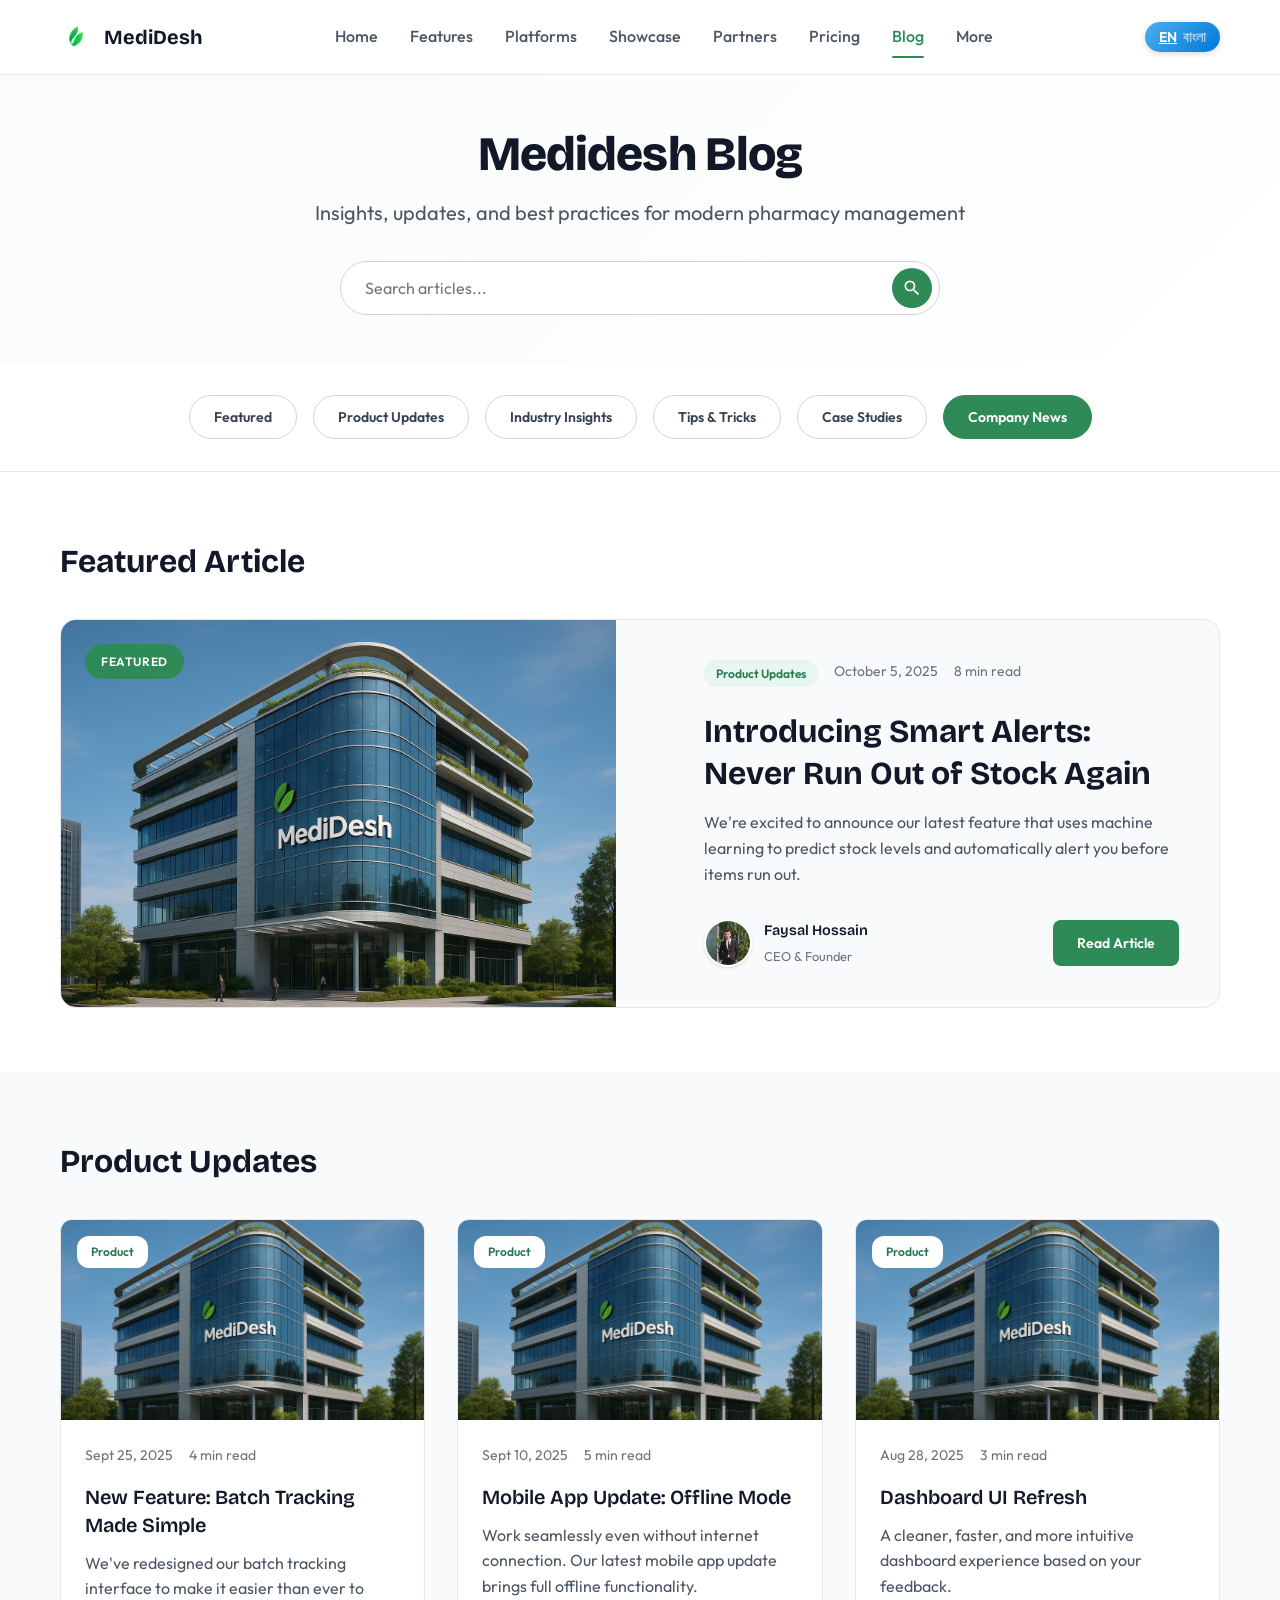
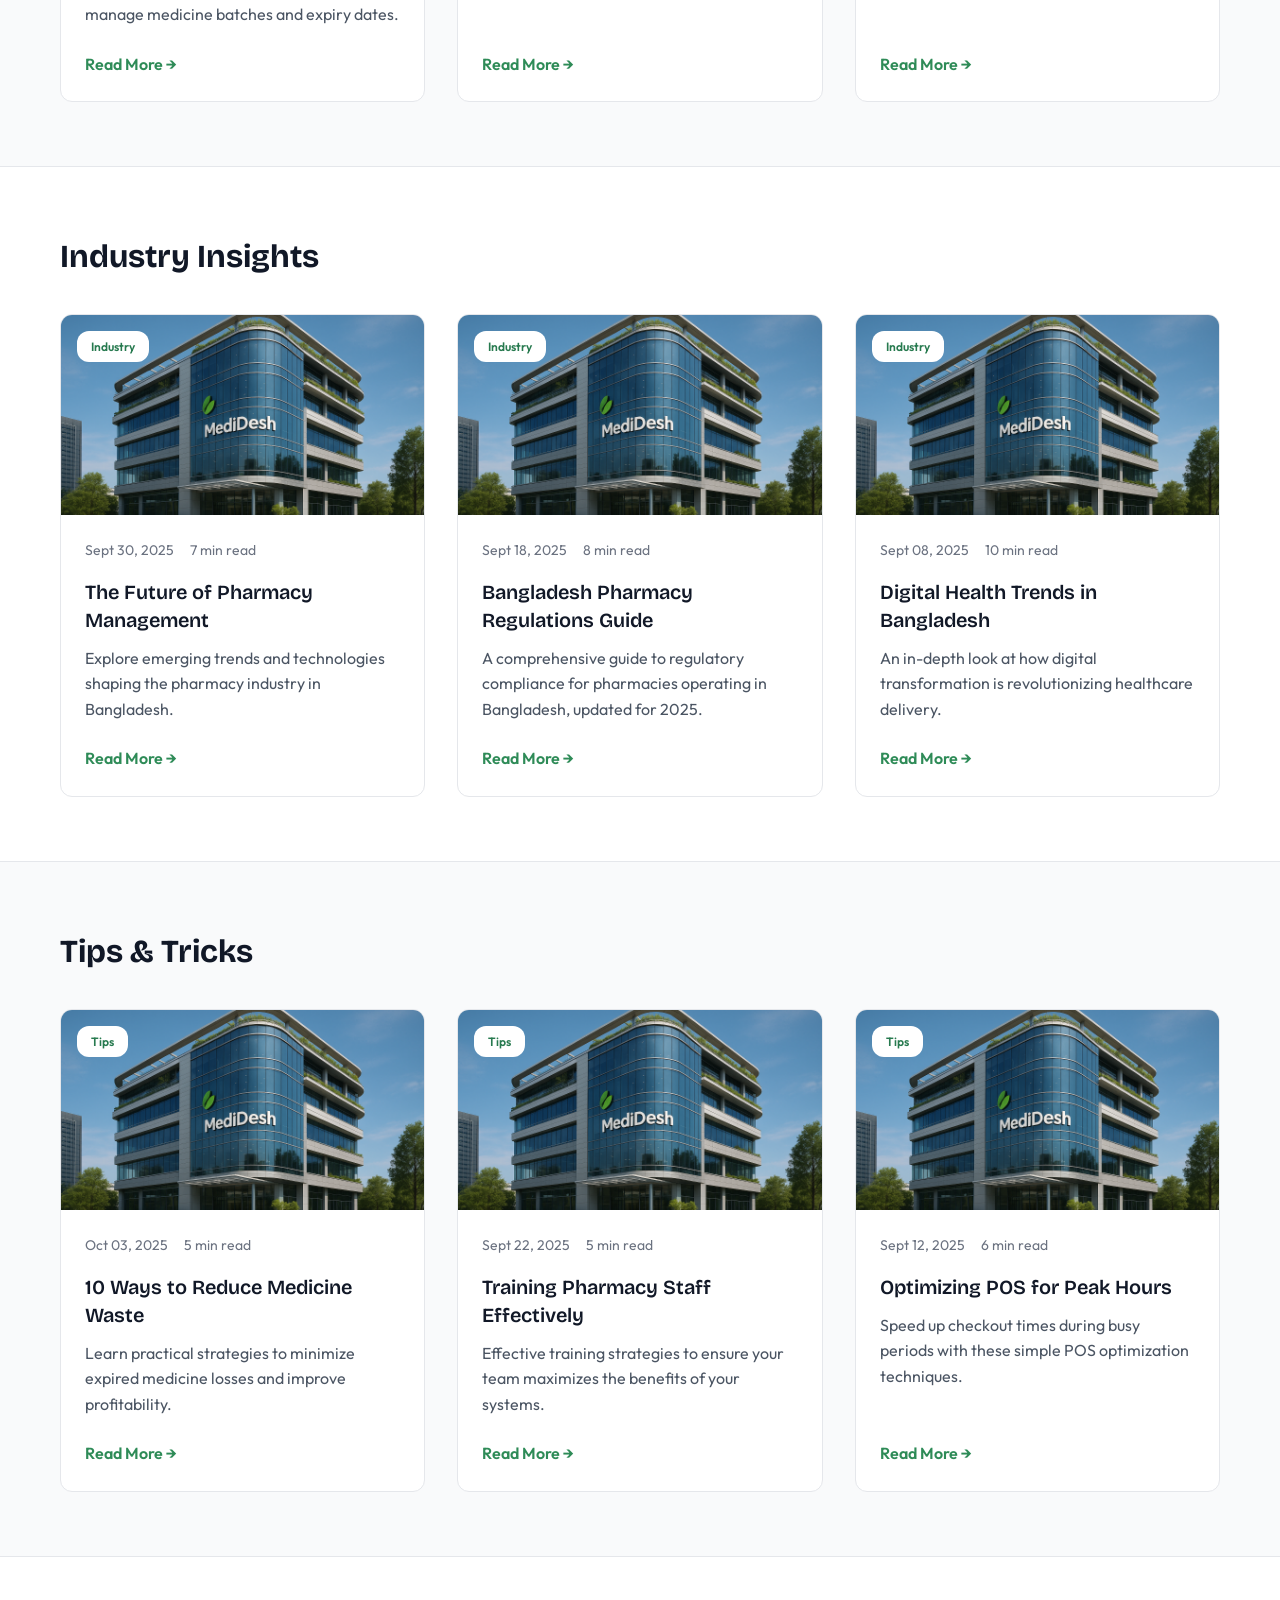
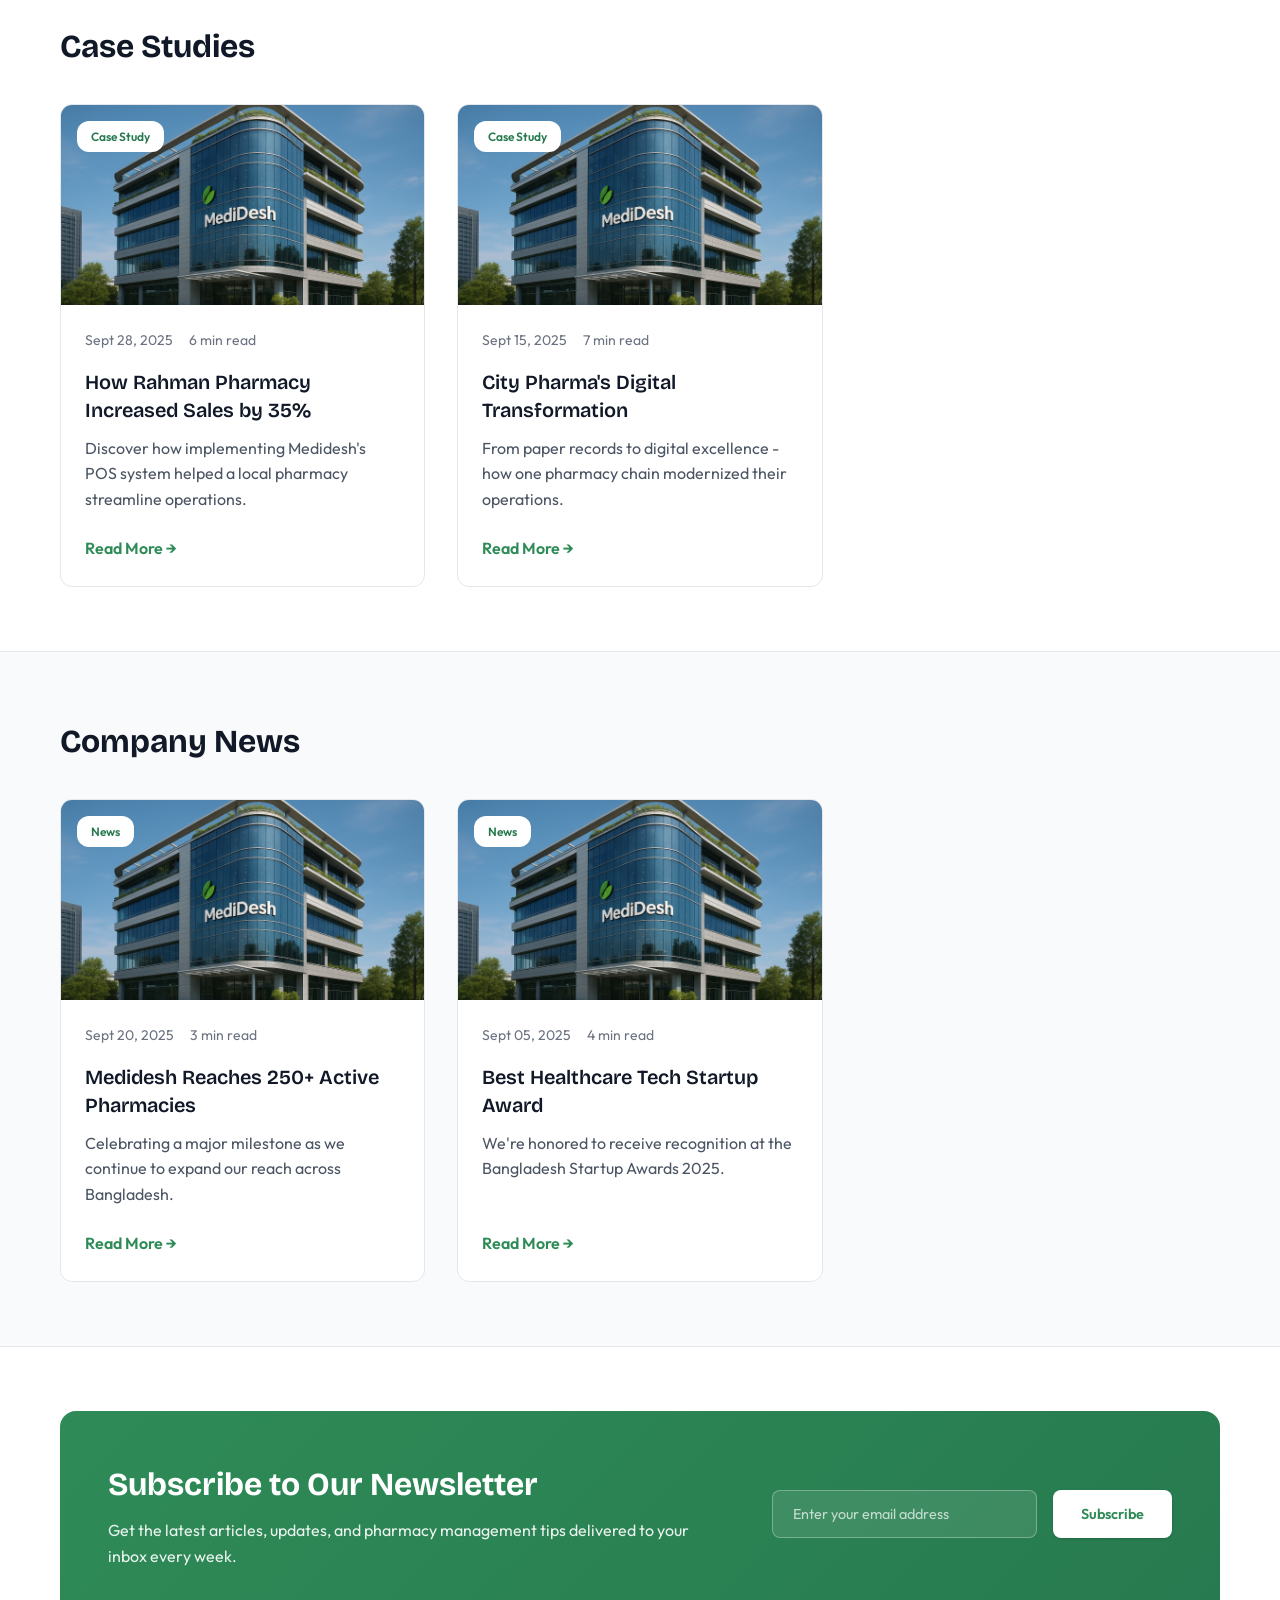
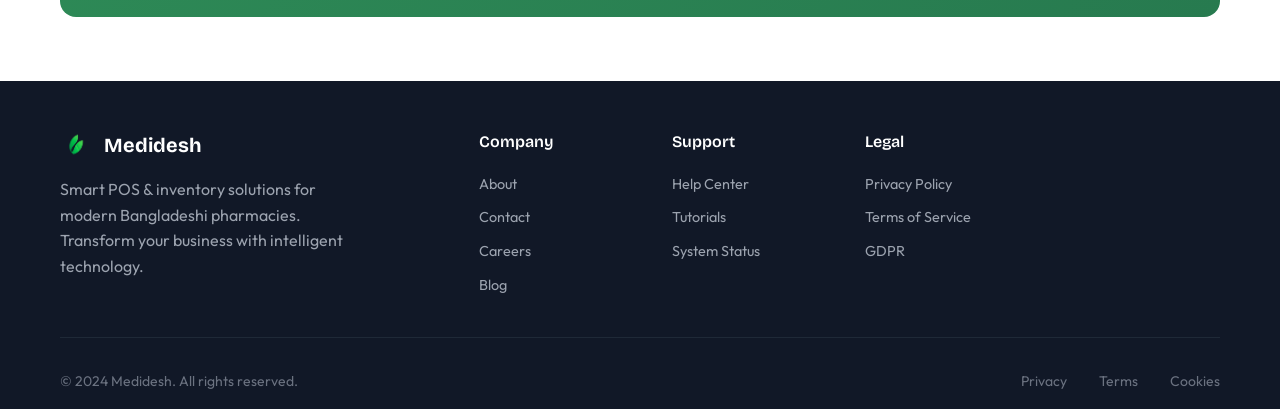
<file: pages/blog.html>
<!DOCTYPE html>
<html lang="en">
<head>
    <meta charset="UTF-8">
    <meta name="viewport" content="width=device-width, initial-scale=1.0">
    <title>Medidesh Blog - Insights & Updates</title>
    <meta name="description" content="Read the latest insights, updates, and best practices from Medidesh.">
    <link rel="icon" href="../assets/favicon.png">
    <link href="https://fonts.googleapis.com/css2?family=Bricolage+Grotesque:opsz,wght@12..96,400;12..96,500;12..96,600;12..96,700;12..96,800&family=Outfit:wght@100..900&display=swap" rel="stylesheet">
    <link rel="stylesheet" href="../css/site.css">
    <link rel="stylesheet" href="../css/blog.css">
</head>
<body>
    <header class="header">
        <div class="container">
            <div class="header-inner">
                <a class="brand" href="../index.html">
                    <img src="../assets/logo1.png" alt="Medidesh logo" class="logo">
                    <span class="brand-name">MediDesh</span>
                </a>
                <nav class="nav" id="navigation">
                    <a href="../index.html" class="nav-link">Home</a>
                    <a href="../index.html#features" class="nav-link">Features</a>
                    <a href="../index.html#platforms" class="nav-link">Platforms</a>
                    <a href="../index.html#showcase" class="nav-link">Showcase</a>
                    <a href="../index.html#partners" class="nav-link">Partners</a>
                    <a href="../index.html#pricing" class="nav-link">Pricing</a>
                    <a href="../pages/blog.html" class="nav-link active">Blog</a>
                    <div class="dropdown">
                        <a href="#" class="nav-link">More</a>
                        <div class="dropdown-content">
                            <a href="../pages/about.html">About</a>
                            <a href="../pages/contact.html">Contact</a>
                            <a href="../pages/help-center.html">Help Center</a>
                            <a href="../pages/tutorials.html">Tutorials</a>
                            <a href="../pages/blog.html" class="nav-link active">Blog</a>
                        </div>
                    </div>
                </nav>
                <div class="header-actions">
                    <button class="lang-toggle" aria-label="Toggle language">
                        <span class="lang-option active">EN</span>
                        <span class="lang-option">বাংলা</span>
                    </button>
                    <button class="menu-toggle" aria-label="Toggle menu" id="menuToggle">
                        <span></span>
                        <span></span>
                        <span></span>
                    </button>
                </div>
            </div>
        </div>
    </header>

    <main>
        <section class="blog-hero">
            <div class="container">
                <div class="hero-content">
                    <h1 class="hero-title">Medidesh Blog</h1>
                    <p class="hero-subtitle">Insights, updates, and best practices for modern pharmacy management</p>
                    <div class="hero-search">
                        <input type="text" placeholder="Search articles..." id="searchInput">
                        <button type="button" class="search-btn">
                            <svg viewBox="0 0 24 24" fill="currentColor">
                                <path d="M15.5 14h-.79l-.28-.27A6.471 6.471 0 0016 9.5 6.5 6.5 0 109.5 16c1.61 0 3.09-.59 4.23-1.57l.27.28v.79l5 4.99L20.49 19l-4.99-5zm-6 0C7.01 14 5 11.99 5 9.5S7.01 5 9.5 5 14 7.01 14 9.5 11.99 14 9.5 14z"/>
                            </svg>
                        </button>
                    </div>
                </div>
            </div>
        </section>

        <section class="blog-categories">
            <div class="container">
                <div class="categories-scroll">
                    <button class="category-btn" data-target="featured">Featured</button>
                    <button class="category-btn" data-target="product">Product Updates</button>
                    <button class="category-btn" data-target="industry">Industry Insights</button>
                    <button class="category-btn" data-target="tips">Tips & Tricks</button>
                    <button class="category-btn" data-target="case-study">Case Studies</button>
                    <button class="category-btn" data-target="news">Company News</button>
                </div>
            </div>
        </section>

        <section id="featured" class="blog-featured">
            <div class="container">
                <h2 class="section-title-small">Featured Article</h2>
                <article class="featured-article">
                    <div class="featured-image">
                        <img src="../assets/hq.PNG" alt="Featured article">
                        <span class="featured-badge">Featured</span>
                    </div>
                    <div class="featured-content">
                        <div class="article-meta">
                            <span class="meta-category">Product Updates</span>
                            <span class="meta-date">October 5, 2025</span>
                            <span class="meta-read">8 min read</span>
                        </div>
                        <h2 class="featured-title">Introducing Smart Alerts: Never Run Out of Stock Again</h2>
                        <p class="featured-excerpt">We're excited to announce our latest feature that uses machine learning to predict stock levels and automatically alert you before items run out.</p>
                        <div class="featured-footer">
                            <div class="author-info">
                                <img src="../assets/about/faysal.JPG" alt="Author" class="author-avatar">
                                <div>
                                    <div class="author-name">Faysal Hossain</div>
                                    <div class="author-role">CEO & Founder</div>
                                </div>
                            </div>
                            <a href="blog-details.html" class="btn-read-more">Read Article</a>
                        </div>
                    </div>
                </article>
            </div>
        </section>

        <section id="product" class="blog-section bg-gray">
            <div class="container">
                <h2 class="section-title-small">Product Updates</h2>
                <div class="blog-grid">
                    <article class="blog-card">
                        <div class="blog-card-image">
                            <img src="../assets/hq.PNG" alt="Blog post">
                            <span class="card-category">Product</span>
                        </div>
                        <div class="blog-card-content">
                            <div class="card-meta">
                                <span class="meta-date">Sept 25, 2025</span>
                                <span class="meta-read">4 min read</span>
                            </div>
                            <h3 class="card-title">New Feature: Batch Tracking Made Simple</h3>
                            <p class="card-excerpt">We've redesigned our batch tracking interface to make it easier than ever to manage medicine batches and expiry dates.</p>
                            <a href="blog-details.html" class="card-link">Read More →</a>
                        </div>
                    </article>
                    
                    <article class="blog-card">
                        <div class="blog-card-image">
                            <img src="../assets/hq.PNG" alt="Blog post">
                            <span class="card-category">Product</span>
                        </div>
                        <div class="blog-card-content">
                            <div class="card-meta">
                                <span class="meta-date">Sept 10, 2025</span>
                                <span class="meta-read">5 min read</span>
                            </div>
                            <h3 class="card-title">Mobile App Update: Offline Mode</h3>
                            <p class="card-excerpt">Work seamlessly even without internet connection. Our latest mobile app update brings full offline functionality.</p>
                            <a href="blog-details.html" class="card-link">Read More →</a>
                        </div>
                    </article>

                    <article class="blog-card">
                        <div class="blog-card-image">
                            <img src="../assets/hq.PNG" alt="Blog post">
                            <span class="card-category">Product</span>
                        </div>
                        <div class="blog-card-content">
                            <div class="card-meta">
                                <span class="meta-date">Aug 28, 2025</span>
                                <span class="meta-read">3 min read</span>
                            </div>
                            <h3 class="card-title">Dashboard UI Refresh</h3>
                            <p class="card-excerpt">A cleaner, faster, and more intuitive dashboard experience based on your feedback.</p>
                            <a href="blog-details.html" class="card-link">Read More →</a>
                        </div>
                    </article>
                </div>
            </div>
        </section>

        <section id="industry" class="blog-section">
            <div class="container">
                <h2 class="section-title-small">Industry Insights</h2>
                <div class="blog-grid">
                    <article class="blog-card">
                        <div class="blog-card-image">
                            <img src="../assets/hq.PNG" alt="Blog post">
                            <span class="card-category">Industry</span>
                        </div>
                        <div class="blog-card-content">
                            <div class="card-meta">
                                <span class="meta-date">Sept 30, 2025</span>
                                <span class="meta-read">7 min read</span>
                            </div>
                            <h3 class="card-title">The Future of Pharmacy Management</h3>
                            <p class="card-excerpt">Explore emerging trends and technologies shaping the pharmacy industry in Bangladesh.</p>
                            <a href="blog-details.html" class="card-link">Read More →</a>
                        </div>
                    </article>

                    <article class="blog-card">
                        <div class="blog-card-image">
                            <img src="../assets/hq.PNG" alt="Blog post">
                            <span class="card-category">Industry</span>
                        </div>
                        <div class="blog-card-content">
                            <div class="card-meta">
                                <span class="meta-date">Sept 18, 2025</span>
                                <span class="meta-read">8 min read</span>
                            </div>
                            <h3 class="card-title">Bangladesh Pharmacy Regulations Guide</h3>
                            <p class="card-excerpt">A comprehensive guide to regulatory compliance for pharmacies operating in Bangladesh, updated for 2025.</p>
                            <a href="blog-details.html" class="card-link">Read More →</a>
                        </div>
                    </article>

                    <article class="blog-card">
                        <div class="blog-card-image">
                            <img src="../assets/hq.PNG" alt="Blog post">
                            <span class="card-category">Industry</span>
                        </div>
                        <div class="blog-card-content">
                            <div class="card-meta">
                                <span class="meta-date">Sept 08, 2025</span>
                                <span class="meta-read">10 min read</span>
                            </div>
                            <h3 class="card-title">Digital Health Trends in Bangladesh</h3>
                            <p class="card-excerpt">An in-depth look at how digital transformation is revolutionizing healthcare delivery.</p>
                            <a href="blog-details.html" class="card-link">Read More →</a>
                        </div>
                    </article>
                </div>
            </div>
        </section>

        <section id="tips" class="blog-section bg-gray">
            <div class="container">
                <h2 class="section-title-small">Tips & Tricks</h2>
                <div class="blog-grid">
                    <article class="blog-card">
                        <div class="blog-card-image">
                            <img src="../assets/hq.PNG" alt="Blog post">
                            <span class="card-category">Tips</span>
                        </div>
                        <div class="blog-card-content">
                            <div class="card-meta">
                                <span class="meta-date">Oct 03, 2025</span>
                                <span class="meta-read">5 min read</span>
                            </div>
                            <h3 class="card-title">10 Ways to Reduce Medicine Waste</h3>
                            <p class="card-excerpt">Learn practical strategies to minimize expired medicine losses and improve profitability.</p>
                            <a href="blog-details.html" class="card-link">Read More →</a>
                        </div>
                    </article>

                    <article class="blog-card">
                        <div class="blog-card-image">
                            <img src="../assets/hq.PNG" alt="Blog post">
                            <span class="card-category">Tips</span>
                        </div>
                        <div class="blog-card-content">
                            <div class="card-meta">
                                <span class="meta-date">Sept 22, 2025</span>
                                <span class="meta-read">5 min read</span>
                            </div>
                            <h3 class="card-title">Training Pharmacy Staff Effectively</h3>
                            <p class="card-excerpt">Effective training strategies to ensure your team maximizes the benefits of your systems.</p>
                            <a href="blog-details.html" class="card-link">Read More →</a>
                        </div>
                    </article>

                    <article class="blog-card">
                        <div class="blog-card-image">
                            <img src="../assets/hq.PNG" alt="Blog post">
                            <span class="card-category">Tips</span>
                        </div>
                        <div class="blog-card-content">
                            <div class="card-meta">
                                <span class="meta-date">Sept 12, 2025</span>
                                <span class="meta-read">6 min read</span>
                            </div>
                            <h3 class="card-title">Optimizing POS for Peak Hours</h3>
                            <p class="card-excerpt">Speed up checkout times during busy periods with these simple POS optimization techniques.</p>
                            <a href="blog-details.html" class="card-link">Read More →</a>
                        </div>
                    </article>
                </div>
            </div>
        </section>

        <section id="case-study" class="blog-section">
            <div class="container">
                <h2 class="section-title-small">Case Studies</h2>
                <div class="blog-grid">
                    <article class="blog-card">
                        <div class="blog-card-image">
                            <img src="../assets/hq.PNG" alt="Blog post">
                            <span class="card-category">Case Study</span>
                        </div>
                        <div class="blog-card-content">
                            <div class="card-meta">
                                <span class="meta-date">Sept 28, 2025</span>
                                <span class="meta-read">6 min read</span>
                            </div>
                            <h3 class="card-title">How Rahman Pharmacy Increased Sales by 35%</h3>
                            <p class="card-excerpt">Discover how implementing Medidesh's POS system helped a local pharmacy streamline operations.</p>
                            <a href="blog-details.html" class="card-link">Read More →</a>
                        </div>
                    </article>

                    <article class="blog-card">
                        <div class="blog-card-image">
                            <img src="../assets/hq.PNG" alt="Blog post">
                            <span class="card-category">Case Study</span>
                        </div>
                        <div class="blog-card-content">
                            <div class="card-meta">
                                <span class="meta-date">Sept 15, 2025</span>
                                <span class="meta-read">7 min read</span>
                            </div>
                            <h3 class="card-title">City Pharma's Digital Transformation</h3>
                            <p class="card-excerpt">From paper records to digital excellence - how one pharmacy chain modernized their operations.</p>
                            <a href="blog-details.html" class="card-link">Read More →</a>
                        </div>
                    </article>
                </div>
            </div>
        </section>

        <section id="news" class="blog-section bg-gray">
            <div class="container">
                <h2 class="section-title-small">Company News</h2>
                <div class="blog-grid">
                    <article class="blog-card">
                        <div class="blog-card-image">
                            <img src="../assets/hq.PNG" alt="Blog post">
                            <span class="card-category">News</span>
                        </div>
                        <div class="blog-card-content">
                            <div class="card-meta">
                                <span class="meta-date">Sept 20, 2025</span>
                                <span class="meta-read">3 min read</span>
                            </div>
                            <h3 class="card-title">Medidesh Reaches 250+ Active Pharmacies</h3>
                            <p class="card-excerpt">Celebrating a major milestone as we continue to expand our reach across Bangladesh.</p>
                            <a href="blog-details.html" class="card-link">Read More →</a>
                        </div>
                    </article>

                    <article class="blog-card">
                        <div class="blog-card-image">
                            <img src="../assets/hq.PNG" alt="Blog post">
                            <span class="card-category">News</span>
                        </div>
                        <div class="blog-card-content">
                            <div class="card-meta">
                                <span class="meta-date">Sept 05, 2025</span>
                                <span class="meta-read">4 min read</span>
                            </div>
                            <h3 class="card-title">Best Healthcare Tech Startup Award</h3>
                            <p class="card-excerpt">We're honored to receive recognition at the Bangladesh Startup Awards 2025.</p>
                            <a href="blog-details.html" class="card-link">Read More →</a>
                        </div>
                    </article>
                </div>
            </div>
        </section>

        <section class="newsletter-section">
            <div class="container">
                <div class="newsletter-card">
                    <div class="newsletter-content">
                        <h2>Subscribe to Our Newsletter</h2>
                        <p>Get the latest articles, updates, and pharmacy management tips delivered to your inbox every week.</p>
                    </div>
                    <form class="newsletter-form" id="newsletterForm">
                        <input type="email" placeholder="Enter your email address" required>
                        <button type="submit" class="btn btn-primary">Subscribe</button>
                    </form>
                </div>
            </div>
        </section>
    </main>

    <footer class="footer">
        <div class="container">
            <div class="footer-content">
                <div class="footer-brand">
                    <a class="brand" href="index.html">
                        <img src="../assets/logo1.png" alt="Medidesh logo" class="logo">
                        <span class="brand-name">Medidesh</span>
                    </a>
                    <p class="footer-description">Smart POS & inventory solutions for modern Bangladeshi pharmacies. Transform your business with intelligent technology.</p>
                    </div>
                <div class="footer-links">
                    <div class="footer-column">
                        <h4 class="footer-title">Company</h4>
                        <ul class="footer-list">
                            <li><a href="../pages/about.html">About</a></li>
                            <li><a href="../pages/contact.html">Contact</a></li>
                            <li><a href="../pages/careers.html">Careers</a></li>
                            <li><a href="../pages/blog.html">Blog</a></li>
                        </ul>
                    </div>
                    <div class="footer-column">
                        <h4 class="footer-title">Support</h4>
                        <ul class="footer-list">
                            <li><a href="../pages/help-center.html">Help Center</a></li>
                            <li><a href="../pages/tutorials.html">Tutorials</a></li>
                            <li><a href="../pages/system-status.html">System Status</a></li>
                        </ul>
                    </div>
                    <div class="footer-column">
                        <h4 class="footer-title">Legal</h4>
                        <ul class="footer-list">
                            <li><a href="../pages/privacy.html">Privacy Policy</a></li>
                            <li><a href="../pages/terms.html">Terms of Service</a></li>
                            <li><a href="../pages/gdpr.html">GDPR</a></li>
                        </ul>
                    </div>
                </div>
            </div>
            <div class="footer-bottom">
                <div class="footer-bottom-content">
                    <p class="footer-copyright">© 2024 Medidesh. All rights reserved.</p>
                    <div class="footer-bottom-links">
                        <a href="../pages/privacy.html">Privacy</a>
                        <a href="../pages/terms.html">Terms</a>
                        <a href="../pages/cookies.html">Cookies</a>
                    </div>
                </div>
            </div>
        </div>
    </footer>

    <script src="../js/main.js"></script>
    <script src="../js/blog.js"></script>
</body>
</html>
</file>
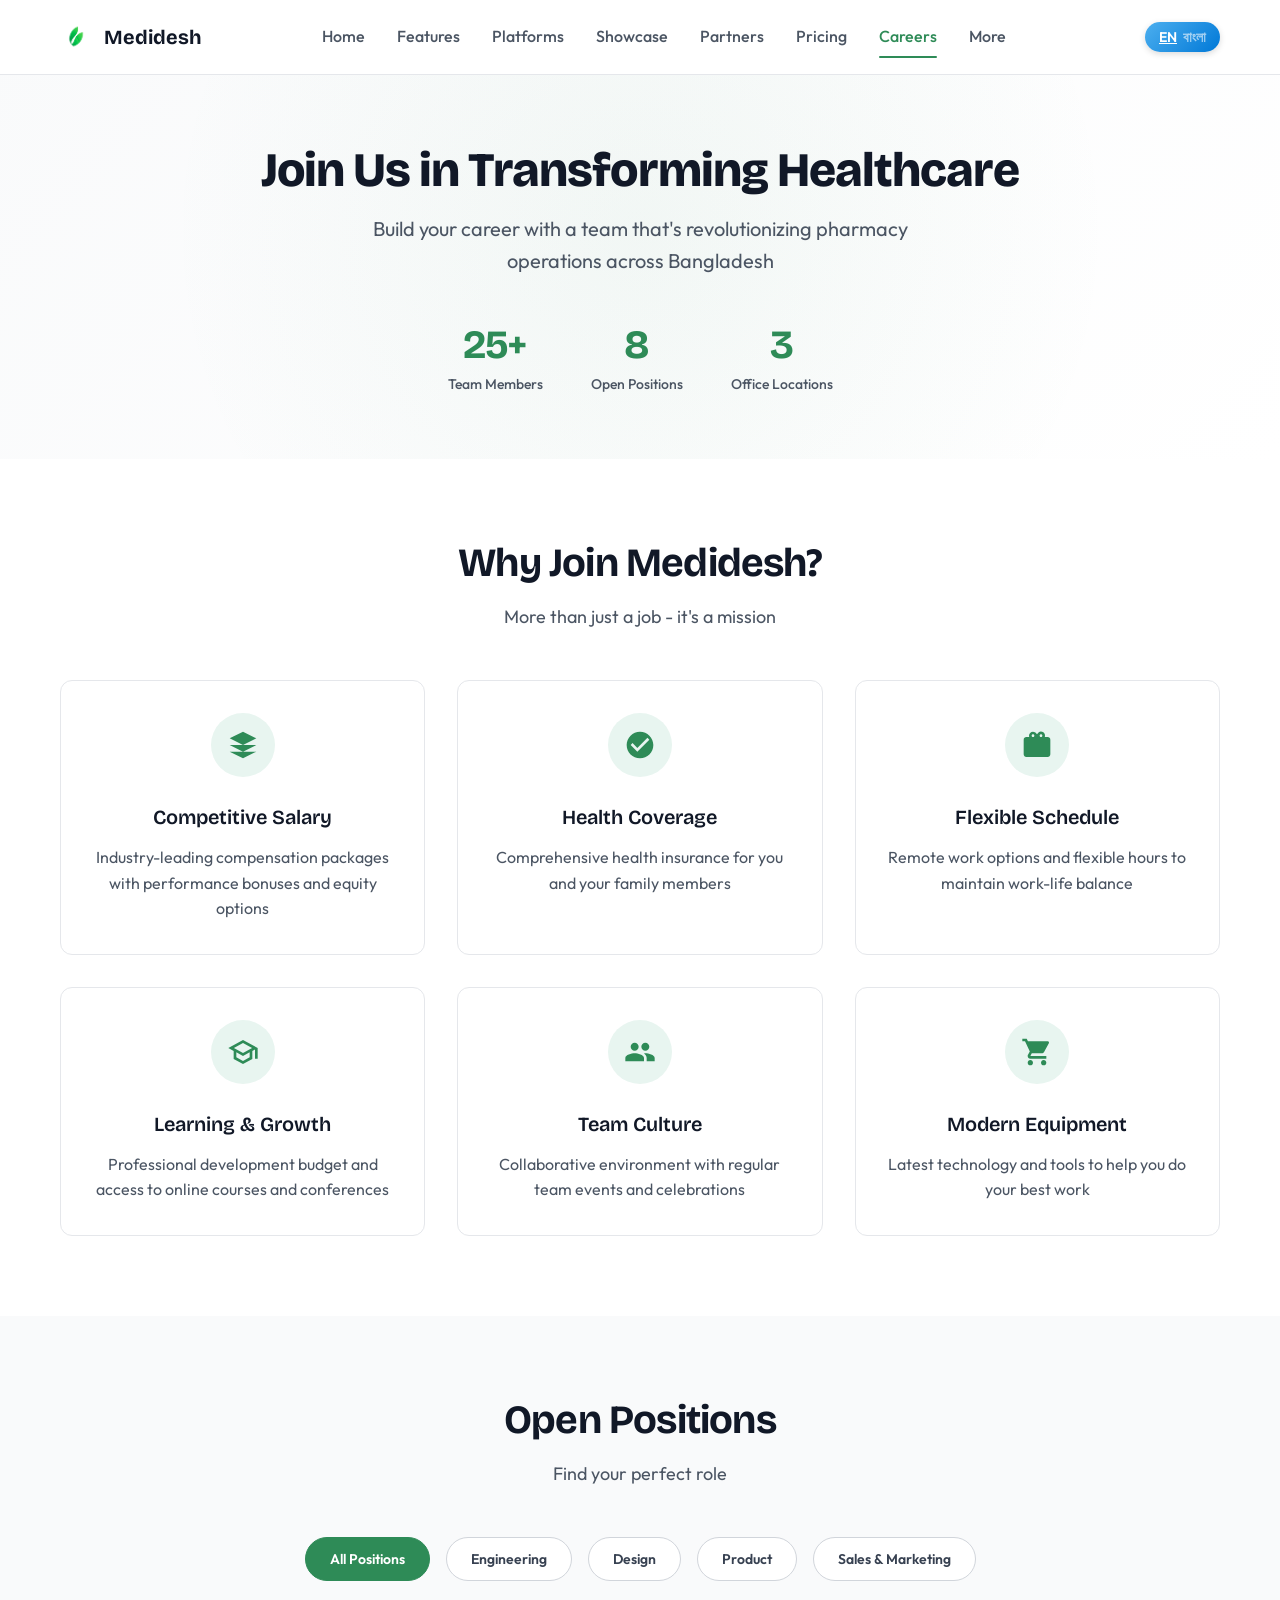
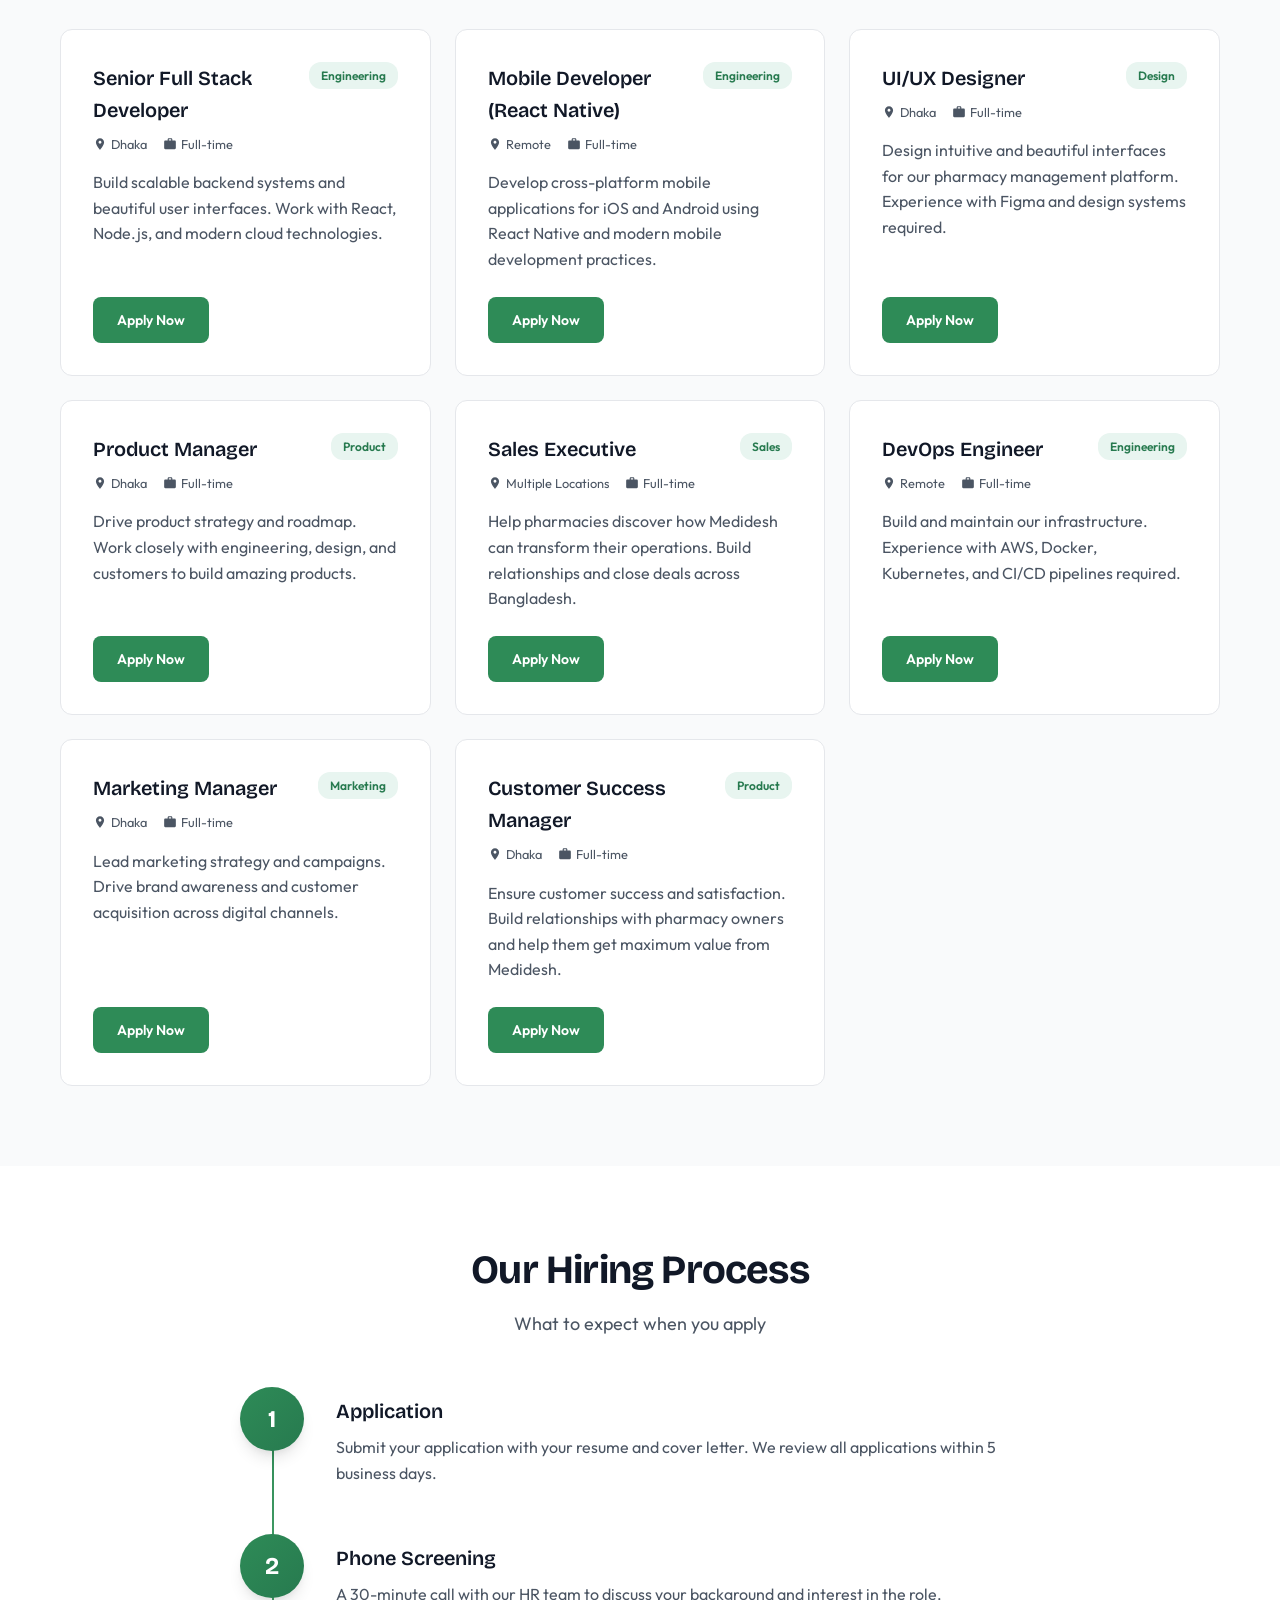
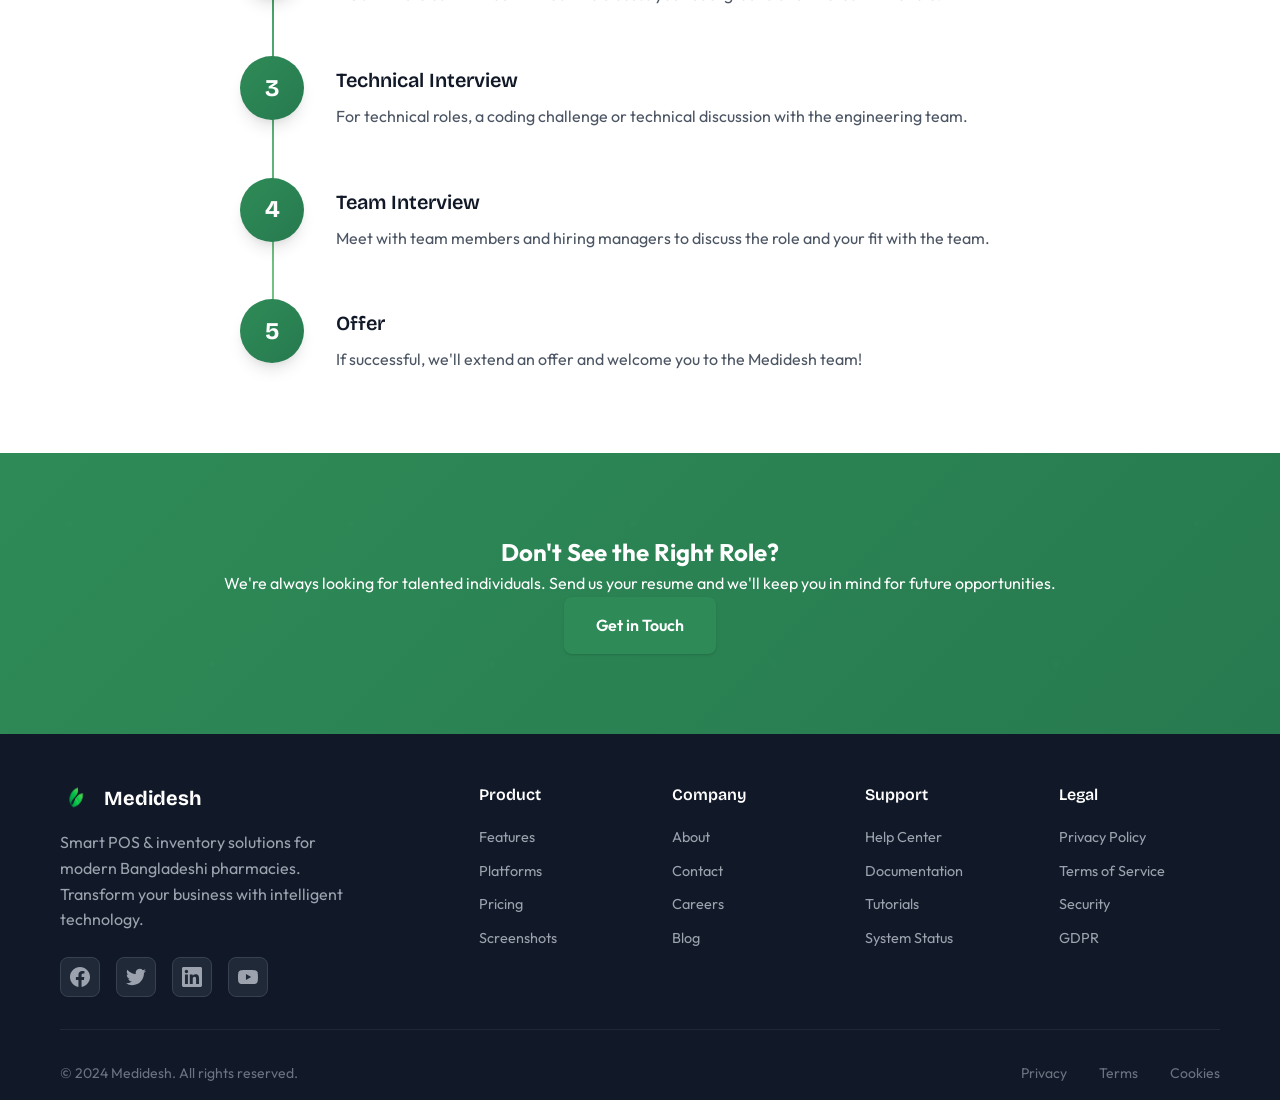
<file: pages/careers.html>
<!DOCTYPE html>
<html lang="en">

<head>
    <meta charset="UTF-8">
    <meta name="viewport" content="width=device-width, initial-scale=1.0">
    <title>Careers at Medidesh - Join Our Team</title>
    <meta name="description"
        content="Join Medidesh and help transform pharmacy operations across Bangladesh. Explore open positions and build your career with us.">
    <link rel="icon" href="../assets/favicon.png">
    <link
        href="https://fonts.googleapis.com/css2?family=Bricolage+Grotesque:opsz,wght@12..96,400;12..96,500;12..96,600;12..96,700;12..96,800&family=Outfit:wght@100..900&display=swap"
        rel="stylesheet">
    <link rel="stylesheet" href="../css/site.css">
    <link rel="stylesheet" href="../css/careers.css">
</head>

<body>
    <header class="header">
        <div class="container">
            <div class="header-inner">
                <a class="brand" href="../index.html">
                    <img src="../assets/logo1.png" alt="Medidesh logo" class="logo">
                    <span class="brand-name">Medidesh</span>
                </a>
                <nav class="nav" id="navigation">
                    <a href="../index.html" class="nav-link">Home</a>
                    <a href="../index.html#features" class="nav-link">Features</a>
                    <a href="../index.html#platforms" class="nav-link">Platforms</a>
                    <a href="../index.html#showcase" class="nav-link">Showcase</a>
                    <a href="../index.html#partners" class="nav-link">Partners</a>
                    <a href="../index.html#pricing" class="nav-link">Pricing</a>
                    <a href="../pages/careers.html" class="nav-link active">Careers</a>
                    <div class="dropdown">
                        <a href="#" class="nav-link">More</a>
                        <div class="dropdown-content">
                            <a href="../pages/about.html">About</a>
                            <a href="../pages/contact.html">Contact</a>
                            <a href="../pages/help-center.html">Help Center</a>
                            <a href="../pages/tutorials.html">Tutorials</a>
                            <a href="../pages/blog.html">Blog</a>
                        </div>
                    </div>
                </nav>
                <div class="header-actions">
                    <button class="lang-toggle" aria-label="Toggle language">
                        <span class="lang-option active">EN</span>
                        <span class="lang-option">বাংলা</span>
                    </button>
                    <button class="menu-toggle" aria-label="Toggle menu" id="menuToggle">
                        <span></span>
                        <span></span>
                        <span></span>
                    </button>
                </div>
            </div>
        </div>
    </header>

    <main>
        <section class="careers-hero">
            <div class="container">
                <div class="hero-content">
                    <h1 class="hero-title">Join Us in Transforming Healthcare</h1>
                    <p class="hero-subtitle">Build your career with a team that's revolutionizing pharmacy operations
                        across Bangladesh</p>
                    <div class="hero-stats">
                        <div class="stat-item">
                            <span class="stat-number">25+</span>
                            <span class="stat-label">Team Members</span>
                        </div>
                        <div class="stat-item">
                            <span class="stat-number">8</span>
                            <span class="stat-label">Open Positions</span>
                        </div>
                        <div class="stat-item">
                            <span class="stat-number">3</span>
                            <span class="stat-label">Office Locations</span>
                        </div>
                    </div>
                </div>
            </div>
        </section>

        <section class="why-join">
            <div class="container">
                <div class="section-header">
                    <h2 class="section-title">Why Join Medidesh?</h2>
                    <p class="section-subtitle">More than just a job - it's a mission</p>
                </div>
                <div class="benefits-grid">
                    <div class="benefit-card">
                        <div class="benefit-icon">
                            <svg viewBox="0 0 24 24" fill="currentColor">
                                <path d="M12 2L2 7l10 5 10-5-10-5zM2 17l10 5 10-5M2 12l10 5 10-5" />
                            </svg>
                        </div>
                        <h3>Competitive Salary</h3>
                        <p>Industry-leading compensation packages with performance bonuses and equity options</p>
                    </div>
                    <div class="benefit-card">
                        <div class="benefit-icon">
                            <svg viewBox="0 0 24 24" fill="currentColor">
                                <path
                                    d="M12 2C6.48 2 2 6.48 2 12s4.48 10 10 10 10-4.48 10-10S17.52 2 12 2zm-2 15l-5-5 1.41-1.41L10 14.17l7.59-7.59L19 8l-9 9z" />
                            </svg>
                        </div>
                        <h3>Health Coverage</h3>
                        <p>Comprehensive health insurance for you and your family members</p>
                    </div>
                    <div class="benefit-card">
                        <div class="benefit-icon">
                            <svg viewBox="0 0 24 24" fill="currentColor">
                                <path
                                    d="M20 6h-2.18c.11-.31.18-.65.18-1a2.996 2.996 0 0 0-5.5-1.65l-.5.67-.5-.68C10.96 2.54 10 2 9 2 7.34 2 6 3.34 6 5c0 .35.07.69.18 1H4c-1.11 0-1.99.89-1.99 2L2 19c0 1.11.89 2 2 2h16c1.11 0 2-.89 2-2V8c0-1.11-.89-2-2-2zm-5-2c.55 0 1 .45 1 1s-.45 1-1 1-1-.45-1-1 .45-1 1-1zM9 4c.55 0 1 .45 1 1s-.45 1-1 1-1-.45-1-1 .45-1 1-1z" />
                            </svg>
                        </div>
                        <h3>Flexible Schedule</h3>
                        <p>Remote work options and flexible hours to maintain work-life balance</p>
                    </div>
                    <div class="benefit-card">
                        <div class="benefit-icon">
                            <svg viewBox="0 0 24 24" fill="currentColor">
                                <path
                                    d="M12 3L1 9l4 2.18v6L12 21l7-3.82v-6l2-1.09V17h2V9L12 3zm6.82 6L12 12.72 5.18 9 12 5.28 18.82 9zM17 15.99l-5 2.73-5-2.73v-3.72L12 15l5-2.73v3.72z" />
                            </svg>
                        </div>
                        <h3>Learning & Growth</h3>
                        <p>Professional development budget and access to online courses and conferences</p>
                    </div>
                    <div class="benefit-card">
                        <div class="benefit-icon">
                            <svg viewBox="0 0 24 24" fill="currentColor">
                                <path
                                    d="M16 11c1.66 0 2.99-1.34 2.99-3S17.66 5 16 5c-1.66 0-3 1.34-3 3s1.34 3 3 3zm-8 0c1.66 0 2.99-1.34 2.99-3S9.66 5 8 5C6.34 5 5 6.34 5 8s1.34 3 3 3zm0 2c-2.33 0-7 1.17-7 3.5V19h14v-2.5c0-2.33-4.67-3.5-7-3.5zm8 0c-.29 0-.62.02-.97.05 1.16.84 1.97 1.97 1.97 3.45V19h6v-2.5c0-2.33-4.67-3.5-7-3.5z" />
                            </svg>
                        </div>
                        <h3>Team Culture</h3>
                        <p>Collaborative environment with regular team events and celebrations</p>
                    </div>
                    <div class="benefit-card">
                        <div class="benefit-icon">
                            <svg viewBox="0 0 24 24" fill="currentColor">
                                <path
                                    d="M7 18c-1.1 0-1.99.9-1.99 2S5.9 22 7 22s2-.9 2-2-.9-2-2-2zM1 2v2h2l3.6 7.59-1.35 2.45c-.16.28-.25.61-.25.96 0 1.1.9 2 2 2h12v-2H7.42c-.14 0-.25-.11-.25-.25l.03-.12.9-1.63h7.45c.75 0 1.41-.41 1.75-1.03l3.58-6.49c.08-.14.12-.31.12-.48 0-.55-.45-1-1-1H5.21l-.94-2H1zm16 16c-1.1 0-1.99.9-1.99 2s.89 2 1.99 2 2-.9 2-2-.9-2-2-2z" />
                            </svg>
                        </div>
                        <h3>Modern Equipment</h3>
                        <p>Latest technology and tools to help you do your best work</p>
                    </div>
                </div>
            </div>
        </section>

        <section class="open-positions">
            <div class="container">
                <div class="section-header">
                    <h2 class="section-title">Open Positions</h2>
                    <p class="section-subtitle">Find your perfect role</p>
                </div>

                <div class="filters">
                    <button class="filter-btn active" data-filter="all">All Positions</button>
                    <button class="filter-btn" data-filter="engineering">Engineering</button>
                    <button class="filter-btn" data-filter="design">Design</button>
                    <button class="filter-btn" data-filter="product">Product</button>
                    <button class="filter-btn" data-filter="sales">Sales & Marketing</button>
                </div>

                <div class="positions-grid">
                    <div class="position-card" data-category="engineering">
                        <div class="position-header">
                            <div>
                                <h3>Senior Full Stack Developer</h3>
                                <div class="position-meta">
                                    <span class="meta-item"><svg viewBox="0 0 24 24" fill="currentColor">
                                            <path
                                                d="M12 2C8.13 2 5 5.13 5 9c0 5.25 7 13 7 13s7-7.75 7-13c0-3.87-3.13-7-7-7zm0 9.5c-1.38 0-2.5-1.12-2.5-2.5s1.12-2.5 2.5-2.5 2.5 1.12 2.5 2.5-1.12 2.5-2.5 2.5z" />
                                        </svg>Dhaka</span>
                                    <span class="meta-item"><svg viewBox="0 0 24 24" fill="currentColor">
                                            <path
                                                d="M20 6h-4V4c0-1.11-.89-2-2-2h-4c-1.11 0-2 .89-2 2v2H4c-1.11 0-1.99.89-1.99 2L2 19c0 1.11.89 2 2 2h16c1.11 0 2-.89 2-2V8c0-1.11-.89-2-2-2zm-6 0h-4V4h4v2z" />
                                        </svg>Full-time</span>
                                </div>
                            </div>
                            <span class="position-badge">Engineering</span>
                        </div>
                        <p class="position-description">Build scalable backend systems and beautiful user interfaces.
                            Work with React, Node.js, and modern cloud technologies.</p>
                        <div class="position-footer">
                            <a href="#" class="btn-apply">Apply Now</a>
                        </div>
                    </div>

                    <div class="position-card" data-category="engineering">
                        <div class="position-header">
                            <div>
                                <h3>Mobile Developer (React Native)</h3>
                                <div class="position-meta">
                                    <span class="meta-item"><svg viewBox="0 0 24 24" fill="currentColor">
                                            <path
                                                d="M12 2C8.13 2 5 5.13 5 9c0 5.25 7 13 7 13s7-7.75 7-13c0-3.87-3.13-7-7-7zm0 9.5c-1.38 0-2.5-1.12-2.5-2.5s1.12-2.5 2.5-2.5 2.5 1.12 2.5 2.5-1.12 2.5-2.5 2.5z" />
                                        </svg>Remote</span>
                                    <span class="meta-item"><svg viewBox="0 0 24 24" fill="currentColor">
                                            <path
                                                d="M20 6h-4V4c0-1.11-.89-2-2-2h-4c-1.11 0-2 .89-2 2v2H4c-1.11 0-1.99.89-1.99 2L2 19c0 1.11.89 2 2 2h16c1.11 0 2-.89 2-2V8c0-1.11-.89-2-2-2zm-6 0h-4V4h4v2z" />
                                        </svg>Full-time</span>
                                </div>
                            </div>
                            <span class="position-badge">Engineering</span>
                        </div>
                        <p class="position-description">Develop cross-platform mobile applications for iOS and Android
                            using React Native and modern mobile development practices.</p>
                        <div class="position-footer">
                            <a href="#" class="btn-apply">Apply Now</a>
                        </div>
                    </div>

                    <div class="position-card" data-category="design">
                        <div class="position-header">
                            <div>
                                <h3>UI/UX Designer</h3>
                                <div class="position-meta">
                                    <span class="meta-item"><svg viewBox="0 0 24 24" fill="currentColor">
                                            <path
                                                d="M12 2C8.13 2 5 5.13 5 9c0 5.25 7 13 7 13s7-7.75 7-13c0-3.87-3.13-7-7-7zm0 9.5c-1.38 0-2.5-1.12-2.5-2.5s1.12-2.5 2.5-2.5 2.5 1.12 2.5 2.5-1.12 2.5-2.5 2.5z" />
                                        </svg>Dhaka</span>
                                    <span class="meta-item"><svg viewBox="0 0 24 24" fill="currentColor">
                                            <path
                                                d="M20 6h-4V4c0-1.11-.89-2-2-2h-4c-1.11 0-2 .89-2 2v2H4c-1.11 0-1.99.89-1.99 2L2 19c0 1.11.89 2 2 2h16c1.11 0 2-.89 2-2V8c0-1.11-.89-2-2-2zm-6 0h-4V4h4v2z" />
                                        </svg>Full-time</span>
                                </div>
                            </div>
                            <span class="position-badge">Design</span>
                        </div>
                        <p class="position-description">Design intuitive and beautiful interfaces for our pharmacy
                            management platform. Experience with Figma and design systems required.</p>
                        <div class="position-footer">
                            <a href="#" class="btn-apply">Apply Now</a>
                        </div>
                    </div>

                    <div class="position-card" data-category="product">
                        <div class="position-header">
                            <div>
                                <h3>Product Manager</h3>
                                <div class="position-meta">
                                    <span class="meta-item"><svg viewBox="0 0 24 24" fill="currentColor">
                                            <path
                                                d="M12 2C8.13 2 5 5.13 5 9c0 5.25 7 13 7 13s7-7.75 7-13c0-3.87-3.13-7-7-7zm0 9.5c-1.38 0-2.5-1.12-2.5-2.5s1.12-2.5 2.5-2.5 2.5 1.12 2.5 2.5-1.12 2.5-2.5 2.5z" />
                                        </svg>Dhaka</span>
                                    <span class="meta-item"><svg viewBox="0 0 24 24" fill="currentColor">
                                            <path
                                                d="M20 6h-4V4c0-1.11-.89-2-2-2h-4c-1.11 0-2 .89-2 2v2H4c-1.11 0-1.99.89-1.99 2L2 19c0 1.11.89 2 2 2h16c1.11 0 2-.89 2-2V8c0-1.11-.89-2-2-2zm-6 0h-4V4h4v2z" />
                                        </svg>Full-time</span>
                                </div>
                            </div>
                            <span class="position-badge">Product</span>
                        </div>
                        <p class="position-description">Drive product strategy and roadmap. Work closely with
                            engineering, design, and customers to build amazing products.</p>
                        <div class="position-footer">
                            <a href="#" class="btn-apply">Apply Now</a>
                        </div>
                    </div>

                    <div class="position-card" data-category="sales">
                        <div class="position-header">
                            <div>
                                <h3>Sales Executive</h3>
                                <div class="position-meta">
                                    <span class="meta-item"><svg viewBox="0 0 24 24" fill="currentColor">
                                            <path
                                                d="M12 2C8.13 2 5 5.13 5 9c0 5.25 7 13 7 13s7-7.75 7-13c0-3.87-3.13-7-7-7zm0 9.5c-1.38 0-2.5-1.12-2.5-2.5s1.12-2.5 2.5-2.5 2.5 1.12 2.5 2.5-1.12 2.5-2.5 2.5z" />
                                        </svg>Multiple Locations</span>
                                    <span class="meta-item"><svg viewBox="0 0 24 24" fill="currentColor">
                                            <path
                                                d="M20 6h-4V4c0-1.11-.89-2-2-2h-4c-1.11 0-2 .89-2 2v2H4c-1.11 0-1.99.89-1.99 2L2 19c0 1.11.89 2 2 2h16c1.11 0 2-.89 2-2V8c0-1.11-.89-2-2-2zm-6 0h-4V4h4v2z" />
                                        </svg>Full-time</span>
                                </div>
                            </div>
                            <span class="position-badge">Sales</span>
                        </div>
                        <p class="position-description">Help pharmacies discover how Medidesh can transform their
                            operations. Build relationships and close deals across Bangladesh.</p>
                        <div class="position-footer">
                            <a href="#" class="btn-apply">Apply Now</a>
                        </div>
                    </div>

                    <div class="position-card" data-category="engineering">
                        <div class="position-header">
                            <div>
                                <h3>DevOps Engineer</h3>
                                <div class="position-meta">
                                    <span class="meta-item"><svg viewBox="0 0 24 24" fill="currentColor">
                                            <path
                                                d="M12 2C8.13 2 5 5.13 5 9c0 5.25 7 13 7 13s7-7.75 7-13c0-3.87-3.13-7-7-7zm0 9.5c-1.38 0-2.5-1.12-2.5-2.5s1.12-2.5 2.5-2.5 2.5 1.12 2.5 2.5-1.12 2.5-2.5 2.5z" />
                                        </svg>Remote</span>
                                    <span class="meta-item"><svg viewBox="0 0 24 24" fill="currentColor">
                                            <path
                                                d="M20 6h-4V4c0-1.11-.89-2-2-2h-4c-1.11 0-2 .89-2 2v2H4c-1.11 0-1.99.89-1.99 2L2 19c0 1.11.89 2 2 2h16c1.11 0 2-.89 2-2V8c0-1.11-.89-2-2-2zm-6 0h-4V4h4v2z" />
                                        </svg>Full-time</span>
                                </div>
                            </div>
                            <span class="position-badge">Engineering</span>
                        </div>
                        <p class="position-description">Build and maintain our infrastructure. Experience with AWS,
                            Docker, Kubernetes, and CI/CD pipelines required.</p>
                        <div class="position-footer">
                            <a href="#" class="btn-apply">Apply Now</a>
                        </div>
                    </div>

                    <div class="position-card" data-category="sales">
                        <div class="position-header">
                            <div>
                                <h3>Marketing Manager</h3>
                                <div class="position-meta">
                                    <span class="meta-item"><svg viewBox="0 0 24 24" fill="currentColor">
                                            <path
                                                d="M12 2C8.13 2 5 5.13 5 9c0 5.25 7 13 7 13s7-7.75 7-13c0-3.87-3.13-7-7-7zm0 9.5c-1.38 0-2.5-1.12-2.5-2.5s1.12-2.5 2.5-2.5 2.5 1.12 2.5 2.5-1.12 2.5-2.5 2.5z" />
                                        </svg>Dhaka</span>
                                    <span class="meta-item"><svg viewBox="0 0 24 24" fill="currentColor">
                                            <path
                                                d="M20 6h-4V4c0-1.11-.89-2-2-2h-4c-1.11 0-2 .89-2 2v2H4c-1.11 0-1.99.89-1.99 2L2 19c0 1.11.89 2 2 2h16c1.11 0 2-.89 2-2V8c0-1.11-.89-2-2-2zm-6 0h-4V4h4v2z" />
                                        </svg>Full-time</span>
                                </div>
                            </div>
                            <span class="position-badge">Marketing</span>
                        </div>
                        <p class="position-description">Lead marketing strategy and campaigns. Drive brand awareness and
                            customer acquisition across digital channels.</p>
                        <div class="position-footer">
                            <a href="#" class="btn-apply">Apply Now</a>
                        </div>
                    </div>

                    <div class="position-card" data-category="product">
                        <div class="position-header">
                            <div>
                                <h3>Customer Success Manager</h3>
                                <div class="position-meta">
                                    <span class="meta-item"><svg viewBox="0 0 24 24" fill="currentColor">
                                            <path
                                                d="M12 2C8.13 2 5 5.13 5 9c0 5.25 7 13 7 13s7-7.75 7-13c0-3.87-3.13-7-7-7zm0 9.5c-1.38 0-2.5-1.12-2.5-2.5s1.12-2.5 2.5-2.5 2.5 1.12 2.5 2.5-1.12 2.5-2.5 2.5z" />
                                        </svg>Dhaka</span>
                                    <span class="meta-item"><svg viewBox="0 0 24 24" fill="currentColor">
                                            <path
                                                d="M20 6h-4V4c0-1.11-.89-2-2-2h-4c-1.11 0-2 .89-2 2v2H4c-1.11 0-1.99.89-1.99 2L2 19c0 1.11.89 2 2 2h16c1.11 0 2-.89 2-2V8c0-1.11-.89-2-2-2zm-6 0h-4V4h4v2z" />
                                        </svg>Full-time</span>
                                </div>
                            </div>
                            <span class="position-badge">Product</span>
                        </div>
                        <p class="position-description">Ensure customer success and satisfaction. Build relationships
                            with pharmacy owners and help them get maximum value from Medidesh.</p>
                        <div class="position-footer">
                            <a href="#" class="btn-apply">Apply Now</a>
                        </div>
                    </div>
                </div>
            </div>
        </section>

        <section class="hiring-process">
            <div class="container">
                <div class="section-header">
                    <h2 class="section-title">Our Hiring Process</h2>
                    <p class="section-subtitle">What to expect when you apply</p>
                </div>
                <div class="process-timeline">
                    <div class="process-step">
                        <div class="step-number">1</div>
                        <div class="step-content">
                            <h3>Application</h3>
                            <p>Submit your application with your resume and cover letter. We review all applications
                                within 5 business days.</p>
                        </div>
                    </div>
                    <div class="process-step">
                        <div class="step-number">2</div>
                        <div class="step-content">
                            <h3>Phone Screening</h3>
                            <p>A 30-minute call with our HR team to discuss your background and interest in the role.
                            </p>
                        </div>
                    </div>
                    <div class="process-step">
                        <div class="step-number">3</div>
                        <div class="step-content">
                            <h3>Technical Interview</h3>
                            <p>For technical roles, a coding challenge or technical discussion with the engineering
                                team.</p>
                        </div>
                    </div>
                    <div class="process-step">
                        <div class="step-number">4</div>
                        <div class="step-content">
                            <h3>Team Interview</h3>
                            <p>Meet with team members and hiring managers to discuss the role and your fit with the
                                team.</p>
                        </div>
                    </div>
                    <div class="process-step">
                        <div class="step-number">5</div>
                        <div class="step-content">
                            <h3>Offer</h3>
                            <p>If successful, we'll extend an offer and welcome you to the Medidesh team!</p>
                        </div>
                    </div>
                </div>
            </div>
        </section>

        <section class="cta-section">
            <div class="container">
                <div class="cta-content">
                    <h2>Don't See the Right Role?</h2>
                    <p>We're always looking for talented individuals. Send us your resume and we'll keep you in mind for
                        future opportunities.</p>
                    <a href="contact.html" class="btn btn-primary btn-large">Get in Touch</a>
                </div>
            </div>
        </section>
    </main>

  <footer class="footer">
    <div class="container">
      <div class="footer-content">
        <div class="footer-brand">
          <a class="brand" href="index.html">
            <img src="../assets/logo1.png" alt="Medidesh logo" class="logo">
            <span class="brand-name">Medidesh</span>
          </a>
          <p class="footer-description">Smart POS & inventory solutions for modern Bangladeshi pharmacies. Transform
            your business with intelligent technology.</p>
          <div class="footer-social">
            <a href="#" class="social-link" aria-label="Facebook">
              <svg viewBox="0 0 24 24" fill="currentColor">
                <path
                  d="M24 12.073c0-6.627-5.373-12-12-12s-12 5.373-12 12c0 5.99 4.388 10.954 10.125 11.854v-8.385H7.078v-3.47h3.047V9.43c0-3.007 1.792-4.669 4.533-4.669 1.312 0 2.686.235 2.686.235v2.953H15.83c-1.491 0-1.956.925-1.956 1.874v2.25h3.328l-.532 3.47h-2.796v8.385C19.612 23.027 24 18.062 24 12.073z" />
              </svg>
            </a>
            <a href="#" class="social-link" aria-label="Twitter">
              <svg viewBox="0 0 24 24" fill="currentColor">
                <path
                  d="M23.953 4.57a10 10 0 01-2.825.775 4.958 4.958 0 002.163-2.723c-.951.555-2.005.959-3.127 1.184a4.92 4.92 0 00-8.384 4.482C7.69 8.095 4.067 6.13 1.64 3.162a4.822 4.822 0 00-.666 2.475c0 1.71.87 3.213 2.188 4.096a4.904 4.904 0 01-2.228-.616v.06a4.923 4.923 0 003.946 4.827 4.996 4.996 0 01-2.212.085 4.936 4.936 0 004.604 3.417 9.867 9.867 0 01-6.102 2.105c-.39 0-.779-.023-1.17-.067a13.995 13.995 0 007.557 2.209c9.053 0 13.998-7.496 13.998-13.985 0-.21 0-.42-.015-.63A9.935 9.935 0 0024 4.59z" />
              </svg>
            </a>
            <a href="#" class="social-link" aria-label="LinkedIn">
              <svg viewBox="0 0 24 24" fill="currentColor">
                <path
                  d="M20.447 20.452h-3.554v-5.569c0-1.328-.027-3.037-1.852-3.037-1.853 0-2.136 1.445-2.136 2.939v5.667H9.351V9h3.414v1.561h.046c.477-.9 1.637-1.85 3.37-1.85 3.601 0 4.267 2.37 4.267 5.455v6.286zM5.337 7.433c-1.144 0-2.063-.926-2.063-2.065 0-1.138.92-2.063 2.063-2.063 1.14 0 2.064.925 2.064 2.063 0 1.139-.925 2.065-2.064 2.065zm1.782 13.019H3.555V9h3.564v11.452zM22.225 0H1.771C.792 0 0 .774 0 1.729v20.542C0 23.227.792 24 1.771 24h20.451C23.2 24 24 23.227 24 22.271V1.729C24 .774 23.2 0 22.222 0h.003z" />
              </svg>
            </a>
            <a href="#" class="social-link" aria-label="YouTube">
              <svg viewBox="0 0 24 24" fill="currentColor">
                <path
                  d="M23.498 6.186a3.016 3.016 0 0 0-2.122-2.136C19.505 3.545 12 3.545 12 3.545s-7.505 0-9.377.505A3.017 3.017 0 0 0 .502 6.186C0 8.07 0 12 0 12s0 3.93.502 5.814a3.016 3.016 0 0 0 2.122 2.136c1.871.505 9.376.505 9.376.505s7.505 0 9.377-.505a3.015 3.015 0 0 0 2.122-2.136C24 15.93 24 12 24 12s0-3.93-.502-5.814zM9.545 15.568V8.432L15.818 12l-6.273 3.568z" />
              </svg>
            </a>
          </div>
        </div>

        <div class="footer-links">
          <div class="footer-column">
            <h4 class="footer-title">Product</h4>
            <ul class="footer-list">
              <li><a href="#features">Features</a></li>
              <li><a href="#platforms">Platforms</a></li>
              <li><a href="#pricing">Pricing</a></li>
              <li><a href="#showcase">Screenshots</a></li>
            </ul>
          </div>
          <div class="footer-column">
            <h4 class="footer-title">Company</h4>
            <ul class="footer-list">
              <li><a href="../pages/about.html">About</a></li>
              <li><a href="../pages/contact.html">Contact</a></li>
              <li><a href="../pages/careers.html">Careers</a></li>
              <li><a href="../pages/blog.html">Blog</a></li>
            </ul>
          </div>
          <div class="footer-column">
            <h4 class="footer-title">Support</h4>
            <ul class="footer-list">
              <li><a href="../pages/help-center.html">Help Center</a></li>
              <li><a href="../pages/documentation.html">Documentation</a></li>
              <li><a href="../pages/tutorials.html">Tutorials</a></li>
              <li><a href="../pages/status.html">System Status</a></li>
            </ul>
          </div>
          <div class="footer-column">
            <h4 class="footer-title">Legal</h4>
            <ul class="footer-list">
              <li><a href="../pages/privacy.html">Privacy Policy</a></li>
              <li><a href="../pages/terms.html">Terms of Service</a></li>
              <li><a href="../pages/security.html">Security</a></li>
              <li><a href="../pages/gdpr.html">GDPR</a></li>
            </ul>
          </div>
        </div>
      </div>

      <div class="footer-bottom">
        <div class="footer-bottom-content">
          <p class="footer-copyright">© 2024 Medidesh. All rights reserved.</p>
          <div class="footer-bottom-links">
            <a href="../pages/privacy.html">Privacy</a>
            <a href="../pages/terms.html">Terms</a>
            <a href="../pages/cookies.html">Cookies</a>
          </div>
        </div>
      </div>
    </div>
  </footer>

    <script src="../js/main.js"></script>
    <script src="../js/careers.js"></script>
</body>

</html>
</file>
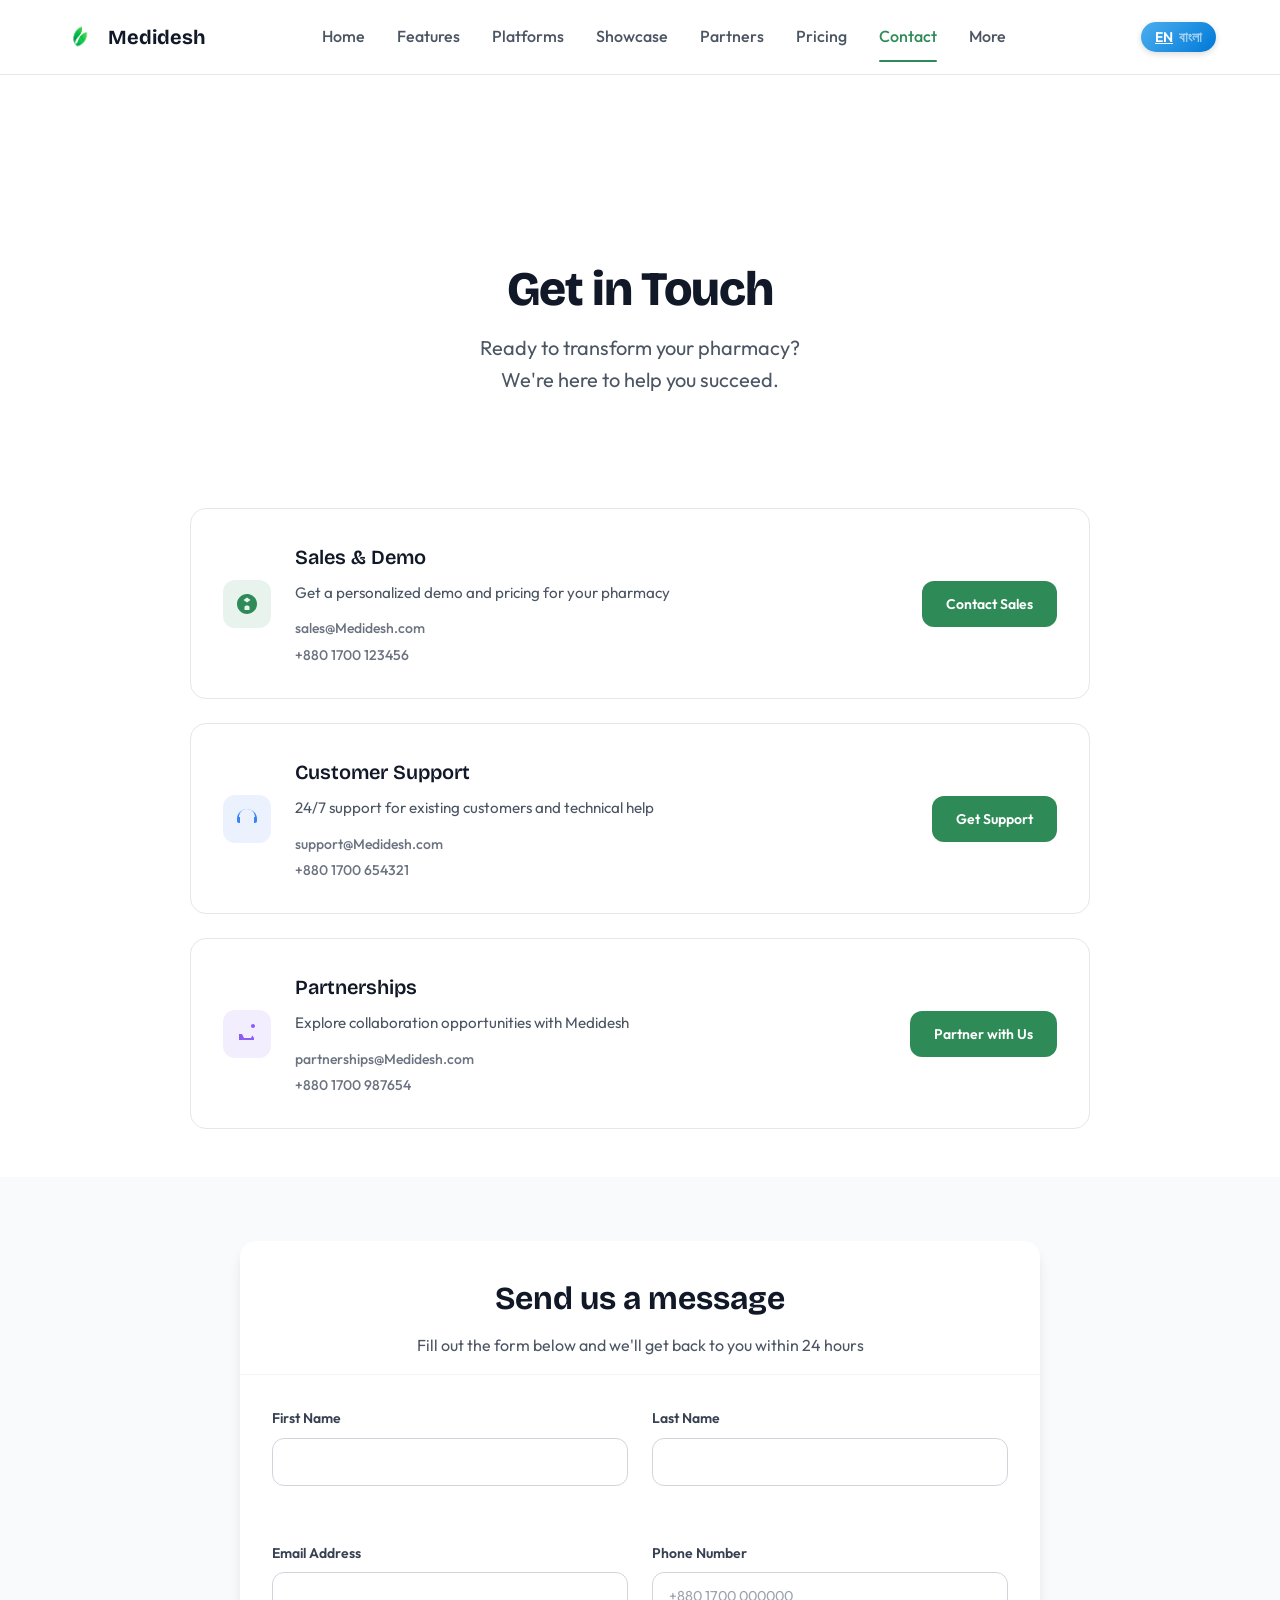
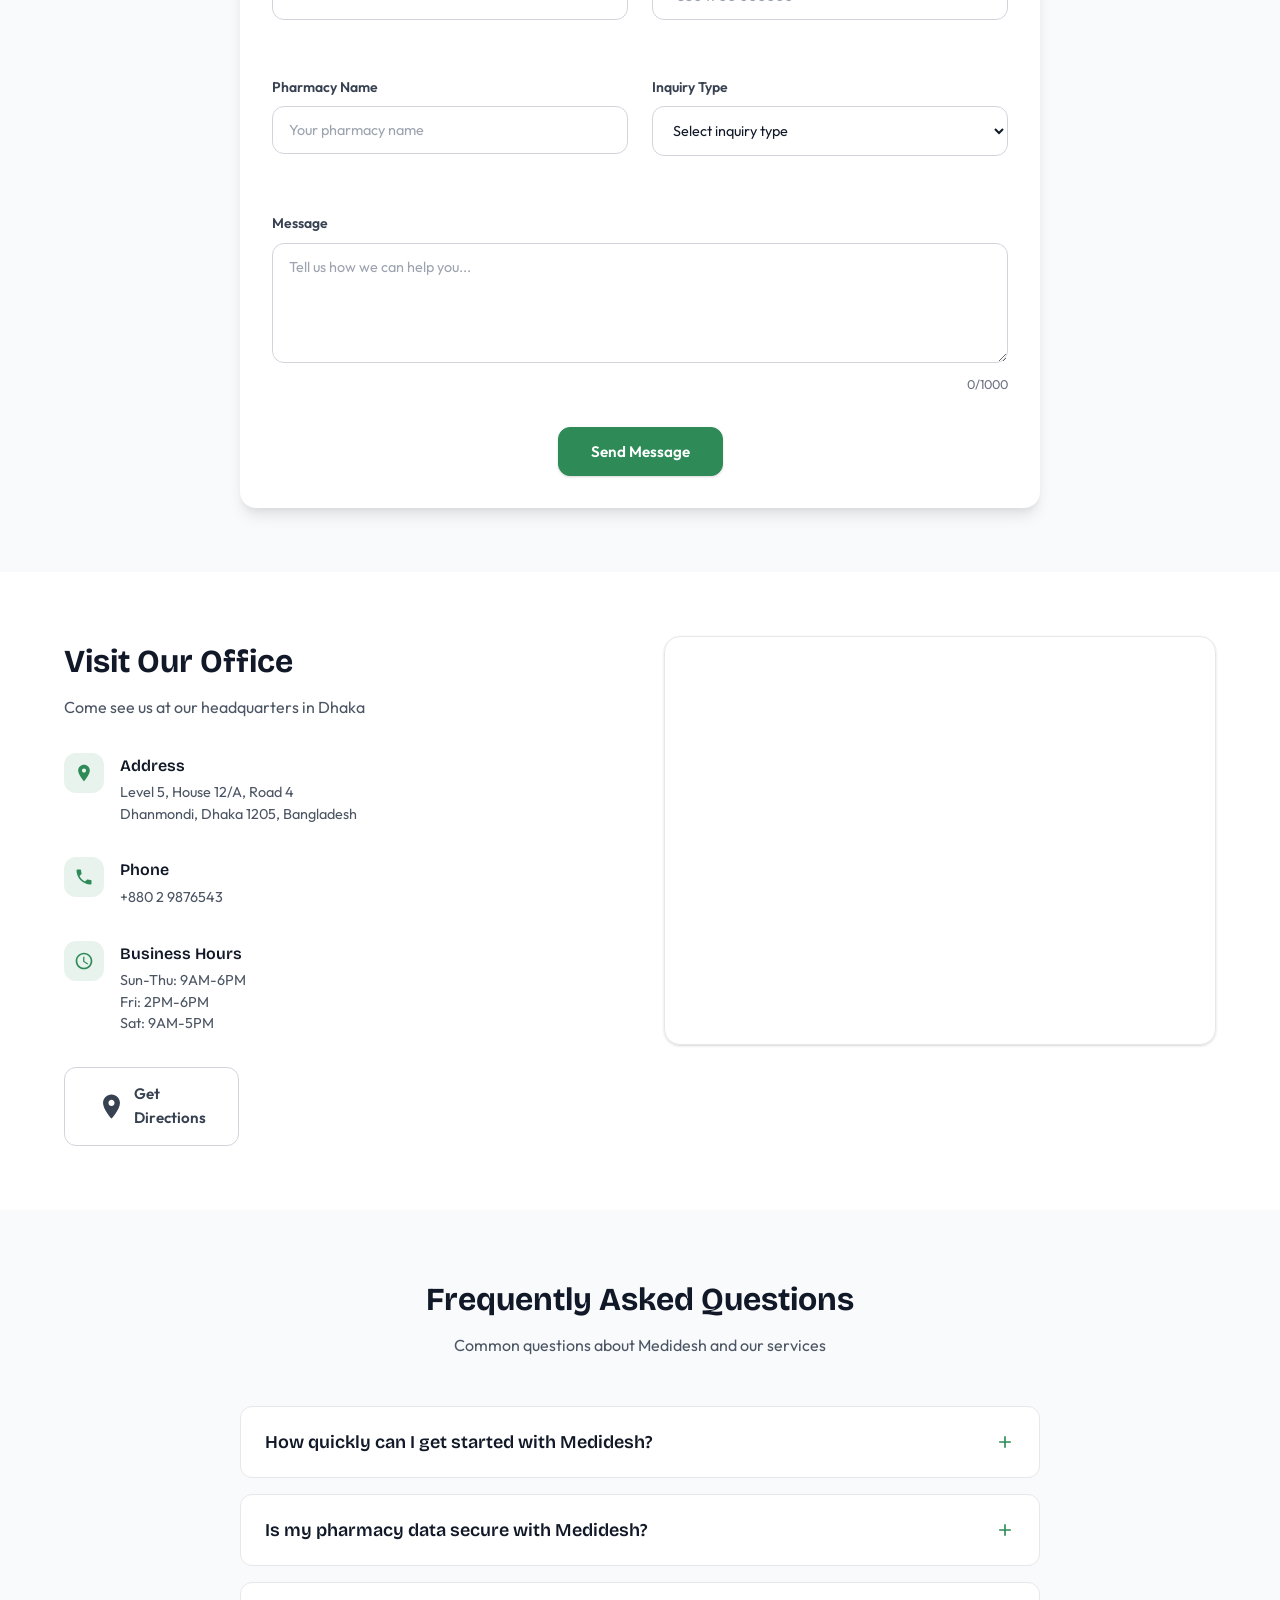
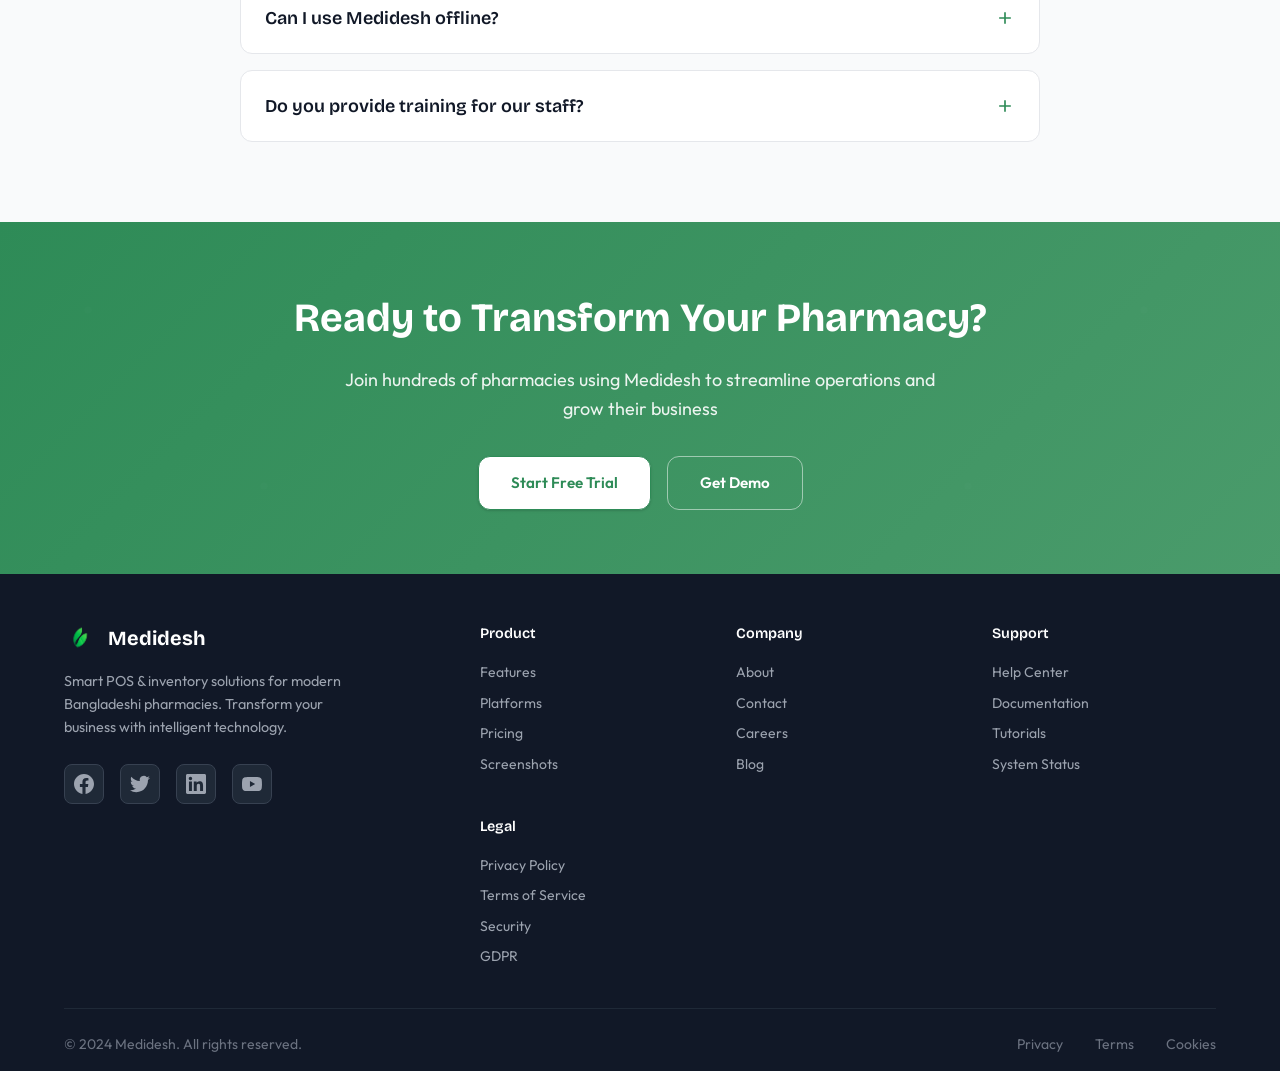
<file: pages/contact.html>
<!DOCTYPE html>
<html lang="en">

<head>
    <meta charset="UTF-8">
    <meta name="viewport" content="width=device-width, initial-scale=1.0">
    <title>Contact Medidesh - Get in Touch</title>
    <meta name="description"
        content="Contact Medidesh for support, sales inquiries, partnerships, or general questions. We're here to help transform your pharmacy operations.">
    <link rel="icon" href="assets/favicon.png">
    <link
        href="https://fonts.googleapis.com/css2?family=Bricolage+Grotesque:opsz,wght@12..96,400;12..96,500;12..96,600;12..96,700;12..96,800&family=Inter:wght@300;400;500;600;700;800&display=swap"
        rel="stylesheet">


    <link rel="preconnect" href="https://fonts.googleapis.com">
    <link rel="preconnect" href="https://fonts.gstatic.com" crossorigin>
    <link href="https://fonts.googleapis.com/css2?family=Outfit:wght@100..900&display=swap" rel="stylesheet">

    <link rel="stylesheet" href="../css/site.css">

    <link rel="stylesheet" href="../css/contact.css">

</head>

<body>
     <header class="header">
        <div class="container">
            <div class="header-inner">
                <a class="brand" href="../index.html">
                    <img src="../assets/logo1.png" alt="Medidesh logo" class="logo">
                    <span class="brand-name">Medidesh</span>
                </a>

                <nav class="nav" id="navigation">
                    <a href="../index.html" class="nav-link">Home</a>
                    <a href="../index.html#features" class="nav-link">Features</a>
                    <a href="../index.html#platforms" class="nav-link">Platforms</a>
                    <a href="../index.html#showcase" class="nav-link">Showcase</a>
                    <a href="../index.html#partners" class="nav-link">Partners</a>
                    <a href="../index.html#pricing" class="nav-link">Pricing</a>
                    <a href="../pages/contact.html" class="nav-link active">Contact</a>
                    <div class="dropdown">
                        <a href="#" class="nav-link">More</a>
                        <div class="dropdown-content">
                            <a href="../pages/about.html">About</a>
                            <a href="../pages/contact.html" class="nav-link active">Contact</a>
                            <a href="../pages/help-center.html">Help Center</a>
                            <a href="../pages/tutorials.html">Tutorials</a>
                            <a href="../pages/blog.html">Blog</a>

                        </div>
                    </div>
                </nav>

                <div class="header-actions">

                    <button class="lang-toggle" aria-label="Toggle language" title="Switch Language">
                        <span class="lang-option active">EN</span>
                        <span class="lang-option">বাংলা</span>
                    </button>

                    <button class="menu-toggle" aria-label="Toggle menu" id="menuToggle">
                        <span></span>
                        <span></span>
                        <span></span>
                    </button>
                </div>
            </div>
        </div>
    </header>

    <main>
        <section class="contact-hero">
            <div class="container">
                <div class="hero-content">
                    <br /> <br /> <br />
                    <h1 class="hero-title">Get in Touch</h1>
                    <p class="hero-subtitle">Ready to transform your pharmacy? <br /> We're here to help you succeed.
                    </p>
                </div>
            </div>
        </section>

        <section class="contact-methods">
            <div class="container">
                <div class="methods-grid">
                    <div class="method-card">
                        <div class="method-content">
                            <div class="method-icon sales">
                                <svg viewBox="0 0 24 24" fill="currentColor">
                                    <path
                                        d="M12 2C6.48 2 2 6.48 2 12s4.48 10 10 10 10-4.48 10-10S17.52 2 12 2zm3.5 6L12 10.5 8.5 8 12 5.5 15.5 8zM12 13.5c1.25 0 2.5.5 2.5 1.5v3H9.5v-3c0-1 1.25-1.5 2.5-1.5z" />
                                </svg>
                            </div>
                            <div class="method-info">
                                <h3>Sales & Demo</h3>
                                <p>Get a personalized demo and pricing for your pharmacy</p>
                                <div class="method-contact">
                                    <span>sales@Medidesh.com</span>
                                    <span>+880 1700 123456</span>
                                </div>
                            </div>
                        </div>
                        <a href="mailto:sales@Medidesh.com" class="method-action">Contact Sales</a>
                    </div>

                    <div class="method-card">
                        <div class="method-content">
                            <div class="method-icon support">
                                <svg viewBox="0 0 24 24" fill="currentColor">
                                    <path
                                        d="M12 2C6.486 2 2 6.486 2 12v2c0 1.103.897 2 2 2h1v-6H4c0-4.411 3.589-8 8-8s8 3.589 8 8h-1v6h1c1.103 0 2-.897 2-2v-2c0-5.514-4.486-10-10-10z" />
                                </svg>
                            </div>
                            <div class="method-info">
                                <h3>Customer Support</h3>
                                <p>24/7 support for existing customers and technical help</p>
                                <div class="method-contact">
                                    <span>support@Medidesh.com</span>
                                    <span>+880 1700 654321</span>
                                </div>
                            </div>
                        </div>
                        <a href="mailto:support@Medidesh.com" class="method-action">Get Support</a>
                    </div>

                    <div class="method-card">
                        <div class="method-content">
                            <div class="method-icon partnership">
                                <svg viewBox="0 0 24 24" fill="currentColor">
                                    <path
                                        d="M16 4c0-1.11.89-2 2-2s2 .89 2 2-.89 2-2 2-2-.89-2-2zM4 18v-6h3l2 4h7l1.31-2.62L19 16v2H4z" />
                                </svg>
                            </div>
                            <div class="method-info">
                                <h3>Partnerships</h3>
                                <p>Explore collaboration opportunities with Medidesh</p>
                                <div class="method-contact">
                                    <span>partnerships@Medidesh.com</span>
                                    <span>+880 1700 987654</span>
                                </div>
                            </div>
                        </div>
                        <a href="mailto:partnerships@Medidesh.com" class="method-action">Partner with Us</a>
                    </div>
                </div>
            </div>
        </section>

        <section class="contact-form-section">
            <div class="container">
                <div class="form-container">
                    <div class="form-header">
                        <h2>Send us a message</h2>
                        <p>Fill out the form below and we'll get back to you within 24 hours</p>
                    </div>

                    <form class="contact-form" id="contactForm">
                        <div class="form-grid">
                            <div class="form-group">
                                <label for="firstName">First Name</label>
                                <input type="text" id="firstName" name="firstName" required>
                            </div>
                            <div class="form-group">
                                <label for="lastName">Last Name</label>
                                <input type="text" id="lastName" name="lastName" required>
                            </div>
                        </div>

                        <div class="form-grid">
                            <div class="form-group">
                                <label for="email">Email Address</label>
                                <input type="email" id="email" name="email" required>
                            </div>
                            <div class="form-group">
                                <label for="phone">Phone Number</label>
                                <input type="tel" id="phone" name="phone" placeholder="+880 1700 000000">
                            </div>
                        </div>

                        <div class="form-grid">
                            <div class="form-group">
                                <label for="pharmacy">Pharmacy Name</label>
                                <input type="text" id="pharmacy" name="pharmacy" placeholder="Your pharmacy name">
                            </div>
                            <div class="form-group">
                                <label for="inquiryType">Inquiry Type</label>
                                <select id="inquiryType" name="inquiryType" required>
                                    <option value="">Select inquiry type</option>
                                    <option value="sales">Sales & Pricing</option>
                                    <option value="demo">Request Demo</option>
                                    <option value="support">Technical Support</option>
                                    <option value="partnership">Partnership</option>
                                    <option value="career">Career Inquiry</option>
                                    <option value="other">Other</option>
                                </select>
                            </div>
                        </div>

                        <div class="form-group">
                            <label for="message">Message</label>
                            <textarea id="message" name="message" rows="5" required
                                placeholder="Tell us how we can help you..."></textarea>
                        </div>

                        <div class="form-actions">
                            <button type="submit" class="btn-primary" id="submitBtn">
                                <span class="btn-text">Send Message</span>
                                <span class="btn-loading">
                                    <div class="spinner"></div>
                                    Sending...
                                </span>
                            </button>
                        </div>
                    </form>

                    <div class="form-success" id="formSuccess">
                        <div class="success-icon">
                            <svg viewBox="0 0 24 24" fill="currentColor">
                                <path
                                    d="M12 2C6.48 2 2 6.48 2 12s4.48 10 10 10 10-4.48 10-10S17.52 2 12 2zm-2 15l-5-5 1.41-1.41L10 14.17l7.59-7.59L19 8l-9 9z" />
                            </svg>
                        </div>
                        <h3>Message Sent Successfully!</h3>
                        <p>Thank you for contacting Medidesh. We'll respond within 24 hours.</p>
                        <button type="button" class="btn-outline" onclick="resetForm()">Send Another Message</button>
                    </div>
                </div>
            </div>
        </section>

        <section class="office-section">
            <div class="container">
                <div class="office-grid">
                    <div class="office-info">
                        <h2>Visit Our Office</h2>
                        <p>Come see us at our headquarters in Dhaka</p>

                        <div class="office-details">
                            <div class="detail-item">
                                <div class="detail-icon">
                                    <svg viewBox="0 0 24 24" fill="currentColor">
                                        <path
                                            d="M12 2C8.13 2 5 5.13 5 9c0 5.25 7 13 7 13s7-7.75 7-13c0-3.87-3.13-7-7-7zm0 9.5c-1.38 0-2.5-1.12-2.5-2.5s1.12-2.5 2.5-2.5 2.5 1.12 2.5 2.5-1.12 2.5-2.5 2.5z" />
                                    </svg>
                                </div>
                                <div class="detail-content">
                                    <h4>Address</h4>
                                    <p>Level 5, House 12/A, Road 4<br>Dhanmondi, Dhaka 1205, Bangladesh</p>
                                </div>
                            </div>

                            <div class="detail-item">
                                <div class="detail-icon">
                                    <svg viewBox="0 0 24 24" fill="currentColor">
                                        <path
                                            d="M6.62 10.79c1.44 2.83 3.76 5.14 6.59 6.59l2.2-2.2c.27-.27.67-.36 1.02-.24 1.12.37 2.33.57 3.57.57.55 0 1 .45 1 1V20c0 .55-.45 1-1 1-9.39 0-17-7.61-17-17 0-.55.45-1 1-1h3.5c.55 0 1 .45 1 1 0 1.25.2 2.45.57 3.57.11.35.03.74-.25 1.02l-2.2 2.2z" />
                                    </svg>
                                </div>
                                <div class="detail-content">
                                    <h4>Phone</h4>
                                    <p>+880 2 9876543</p>
                                </div>
                            </div>

                            <div class="detail-item">
                                <div class="detail-icon">
                                    <svg viewBox="0 0 24 24" fill="currentColor">
                                        <path
                                            d="M11.99 2C6.47 2 2 6.48 2 12s4.47 10 9.99 10C17.52 22 22 17.52 22 12S17.52 2 11.99 2zM12 20c-4.42 0-8-3.58-8-8s3.58-8 8-8 8 3.58 8 8-3.58 8-8 8zm.5-13H11v6l5.25 3.15.75-1.23-4.5-2.67z" />
                                    </svg>
                                </div>
                                <div class="detail-content">
                                    <h4>Business Hours</h4>
                                    <p>Sun-Thu: 9AM-6PM<br>Fri: 2PM-6PM<br>Sat: 9AM-5PM</p>
                                </div>
                            </div>
                        </div>

                        <a href="https://maps.google.com/?q=Dhanmondi,Dhaka" target="_blank" class="btn-outline">
                            <svg viewBox="0 0 24 24" fill="currentColor">
                                <path
                                    d="M12 2C8.13 2 5 5.13 5 9c0 5.25 7 13 7 13s7-7.75 7-13c0-3.87-3.13-7-7-7zm0 9.5c-1.38 0-2.5-1.12-2.5-2.5s1.12-2.5 2.5-2.5 2.5 1.12 2.5 2.5-1.12 2.5-2.5 2.5z" />
                            </svg>
                            Get Directions
                        </a>
                    </div>

                    <div class="office-map">
                        <iframe
                            src="https://www.google.com/maps/embed?pb=!1m18!1m12!1m3!1d3651.9076297763935!2d90.37726831536198!3d23.750157184591384!2m3!1f0!2f0!3f0!3m2!1i1024!2i768!4f13.1!3m3!1m2!1s0x3755bf4e23e65e37%3A0xa93a0a3af62fdf30!2sDhanmondi%2C%20Dhaka!5e0!3m2!1sen!2sbd!4v1645123456789"
                            width="100%" height="400" style="border:0;" allowfullscreen="" loading="lazy"
                            referrerpolicy="no-referrer-when-downgrade" title="Medidesh Office Location">
                        </iframe>
                    </div>
                </div>
            </div>
        </section>

        <section class="faq-section">
            <div class="container">
                <div class="faq-header">
                    <h2>Frequently Asked Questions</h2>
                    <p>Common questions about Medidesh and our services</p>
                </div>

                <div class="faq-list">
                    <div class="faq-item">
                        <button class="faq-question" onclick="toggleFAQ(this)">
                            <span>How quickly can I get started with Medidesh?</span>
                            <svg class="faq-icon" viewBox="0 0 24 24" fill="currentColor">
                                <path d="M19 13h-6v6h-2v-6H5v-2h6V5h2v6h6v2z" />
                            </svg>
                        </button>
                        <div class="faq-answer">
                            <p>You can get started immediately! Our team can set up your pharmacy within 24-48 hours
                                with comprehensive onboarding and staff training.</p>
                        </div>
                    </div>

                    <div class="faq-item">
                        <button class="faq-question" onclick="toggleFAQ(this)">
                            <span>Is my pharmacy data secure with Medidesh?</span>
                            <svg class="faq-icon" viewBox="0 0 24 24" fill="currentColor">
                                <path d="M19 13h-6v6h-2v-6H5v-2h6V5h2v6h6v2z" />
                            </svg>
                        </button>
                        <div class="faq-answer">
                            <p>Absolutely. We use enterprise-grade security with SSL encryption, secure cloud storage,
                                and regular security audits. We're ISO 27001 certified.</p>
                        </div>
                    </div>

                    <div class="faq-item">
                        <button class="faq-question" onclick="toggleFAQ(this)">
                            <span>Can I use Medidesh offline?</span>
                            <svg class="faq-icon" viewBox="0 0 24 24" fill="currentColor">
                                <path d="M19 13h-6v6h-2v-6H5v-2h6V5h2v6h6v2z" />
                            </svg>
                        </button>
                        <div class="faq-answer">
                            <p>Yes, our mobile and desktop applications work offline. Data automatically syncs when you
                                reconnect to the internet.</p>
                        </div>
                    </div>

                    <div class="faq-item">
                        <button class="faq-question" onclick="toggleFAQ(this)">
                            <span>Do you provide training for our staff?</span>
                            <svg class="faq-icon" viewBox="0 0 24 24" fill="currentColor">
                                <path d="M19 13h-6v6h-2v-6H5v-2h6V5h2v6h6v2z" />
                            </svg>
                        </button>
                        <div class="faq-answer">
                            <p>Yes! We provide comprehensive training including initial setup, ongoing support sessions,
                                video tutorials, and 24/7 customer support.</p>
                        </div>
                    </div>
                </div>
            </div>
        </section>

        <section class="cta-section">
            <div class="container">
                <div class="cta-content">
                    <h2>Ready to Transform Your Pharmacy?</h2>
                    <p>Join hundreds of pharmacies using Medidesh to streamline operations and grow their business</p>
                    <div class="cta-buttons">
                        <a href="index.html#pricing" class="btn-primary">Start Free Trial</a>
                        <a href="#contactForm" class="btn-outline">Get Demo</a>
                    </div>
                </div>
            </div>
        </section>
    </main>

  <footer class="footer">
    <div class="container">
      <div class="footer-content">
        <div class="footer-brand">
          <a class="brand" href="index.html">
            <img src="../assets/logo1.png" alt="Medidesh logo" class="logo">
            <span class="brand-name">Medidesh</span>
          </a>
          <p class="footer-description">Smart POS & inventory solutions for modern Bangladeshi pharmacies. Transform
            your business with intelligent technology.</p>
          <div class="footer-social">
            <a href="#" class="social-link" aria-label="Facebook">
              <svg viewBox="0 0 24 24" fill="currentColor">
                <path
                  d="M24 12.073c0-6.627-5.373-12-12-12s-12 5.373-12 12c0 5.99 4.388 10.954 10.125 11.854v-8.385H7.078v-3.47h3.047V9.43c0-3.007 1.792-4.669 4.533-4.669 1.312 0 2.686.235 2.686.235v2.953H15.83c-1.491 0-1.956.925-1.956 1.874v2.25h3.328l-.532 3.47h-2.796v8.385C19.612 23.027 24 18.062 24 12.073z" />
              </svg>
            </a>
            <a href="#" class="social-link" aria-label="Twitter">
              <svg viewBox="0 0 24 24" fill="currentColor">
                <path
                  d="M23.953 4.57a10 10 0 01-2.825.775 4.958 4.958 0 002.163-2.723c-.951.555-2.005.959-3.127 1.184a4.92 4.92 0 00-8.384 4.482C7.69 8.095 4.067 6.13 1.64 3.162a4.822 4.822 0 00-.666 2.475c0 1.71.87 3.213 2.188 4.096a4.904 4.904 0 01-2.228-.616v.06a4.923 4.923 0 003.946 4.827 4.996 4.996 0 01-2.212.085 4.936 4.936 0 004.604 3.417 9.867 9.867 0 01-6.102 2.105c-.39 0-.779-.023-1.17-.067a13.995 13.995 0 007.557 2.209c9.053 0 13.998-7.496 13.998-13.985 0-.21 0-.42-.015-.63A9.935 9.935 0 0024 4.59z" />
              </svg>
            </a>
            <a href="#" class="social-link" aria-label="LinkedIn">
              <svg viewBox="0 0 24 24" fill="currentColor">
                <path
                  d="M20.447 20.452h-3.554v-5.569c0-1.328-.027-3.037-1.852-3.037-1.853 0-2.136 1.445-2.136 2.939v5.667H9.351V9h3.414v1.561h.046c.477-.9 1.637-1.85 3.37-1.85 3.601 0 4.267 2.37 4.267 5.455v6.286zM5.337 7.433c-1.144 0-2.063-.926-2.063-2.065 0-1.138.92-2.063 2.063-2.063 1.14 0 2.064.925 2.064 2.063 0 1.139-.925 2.065-2.064 2.065zm1.782 13.019H3.555V9h3.564v11.452zM22.225 0H1.771C.792 0 0 .774 0 1.729v20.542C0 23.227.792 24 1.771 24h20.451C23.2 24 24 23.227 24 22.271V1.729C24 .774 23.2 0 22.222 0h.003z" />
              </svg>
            </a>
            <a href="#" class="social-link" aria-label="YouTube">
              <svg viewBox="0 0 24 24" fill="currentColor">
                <path
                  d="M23.498 6.186a3.016 3.016 0 0 0-2.122-2.136C19.505 3.545 12 3.545 12 3.545s-7.505 0-9.377.505A3.017 3.017 0 0 0 .502 6.186C0 8.07 0 12 0 12s0 3.93.502 5.814a3.016 3.016 0 0 0 2.122 2.136c1.871.505 9.376.505 9.376.505s7.505 0 9.377-.505a3.015 3.015 0 0 0 2.122-2.136C24 15.93 24 12 24 12s0-3.93-.502-5.814zM9.545 15.568V8.432L15.818 12l-6.273 3.568z" />
              </svg>
            </a>
          </div>
        </div>

        <div class="footer-links">
          <div class="footer-column">
            <h4 class="footer-title">Product</h4>
            <ul class="footer-list">
              <li><a href="#features">Features</a></li>
              <li><a href="#platforms">Platforms</a></li>
              <li><a href="#pricing">Pricing</a></li>
              <li><a href="#showcase">Screenshots</a></li>
            </ul>
          </div>
          <div class="footer-column">
            <h4 class="footer-title">Company</h4>
            <ul class="footer-list">
              <li><a href="../pages/about.html">About</a></li>
              <li><a href="../pages/contact.html">Contact</a></li>
              <li><a href="../pages/careers.html">Careers</a></li>
              <li><a href="../pages/blog.html">Blog</a></li>
            </ul>
          </div>
          <div class="footer-column">
            <h4 class="footer-title">Support</h4>
            <ul class="footer-list">
              <li><a href="../pages/help-center.html">Help Center</a></li>
              <li><a href="../pages/documentation.html">Documentation</a></li>
              <li><a href="../pages/tutorials.html">Tutorials</a></li>
              <li><a href="../pages/status.html">System Status</a></li>
            </ul>
          </div>
          <div class="footer-column">
            <h4 class="footer-title">Legal</h4>
            <ul class="footer-list">
              <li><a href="../pages/privacy.html">Privacy Policy</a></li>
              <li><a href="../pages/terms.html">Terms of Service</a></li>
              <li><a href="../pages/security.html">Security</a></li>
              <li><a href="../pages/gdpr.html">GDPR</a></li>
            </ul>
          </div>
        </div>
      </div>

      <div class="footer-bottom">
        <div class="footer-bottom-content">
          <p class="footer-copyright">© 2024 Medidesh. All rights reserved.</p>
          <div class="footer-bottom-links">
            <a href="../pages/privacy.html">Privacy</a>
            <a href="../pages/terms.html">Terms</a>
            <a href="../pages/cookies.html">Cookies</a>
          </div>
        </div>
      </div>
    </div>
  </footer>    
  
    <script src="../js/main.js"></script>

    <script src="../js/contact.js"></script>
</body>

</html>
</file>
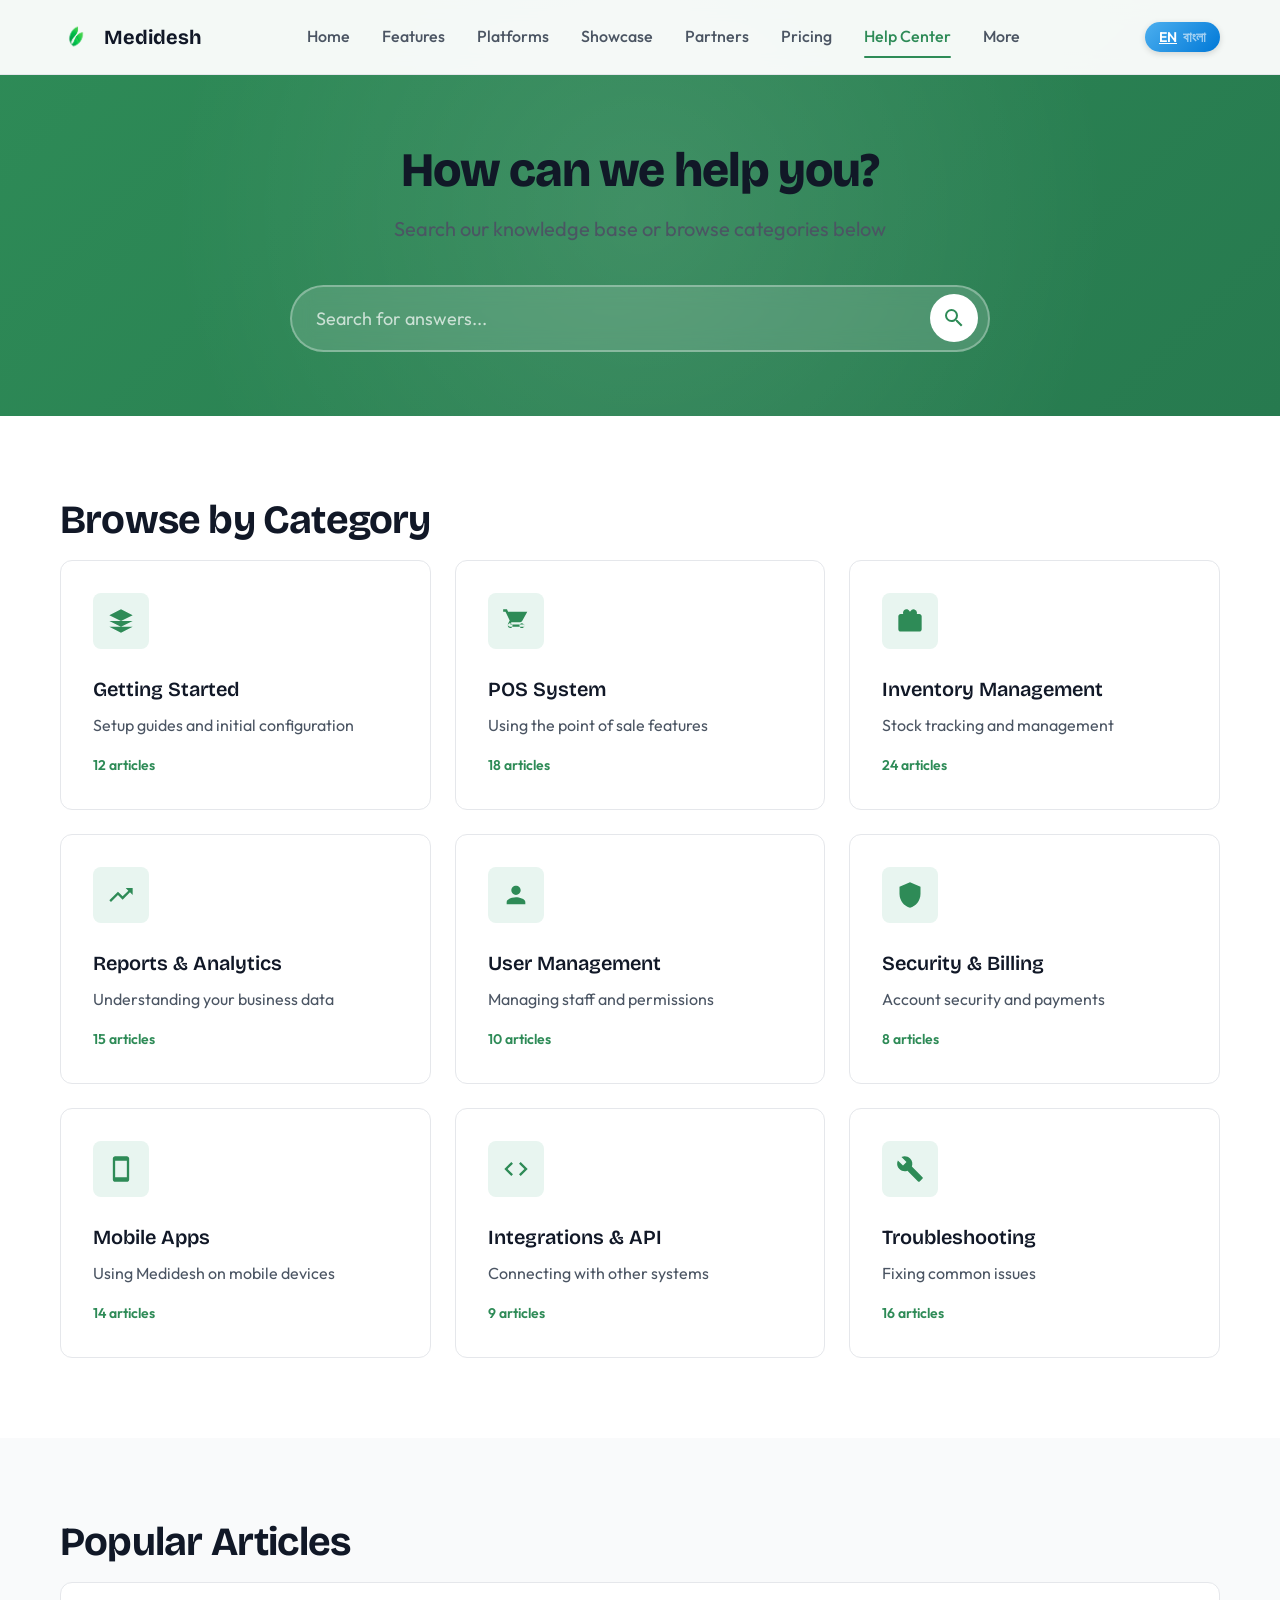
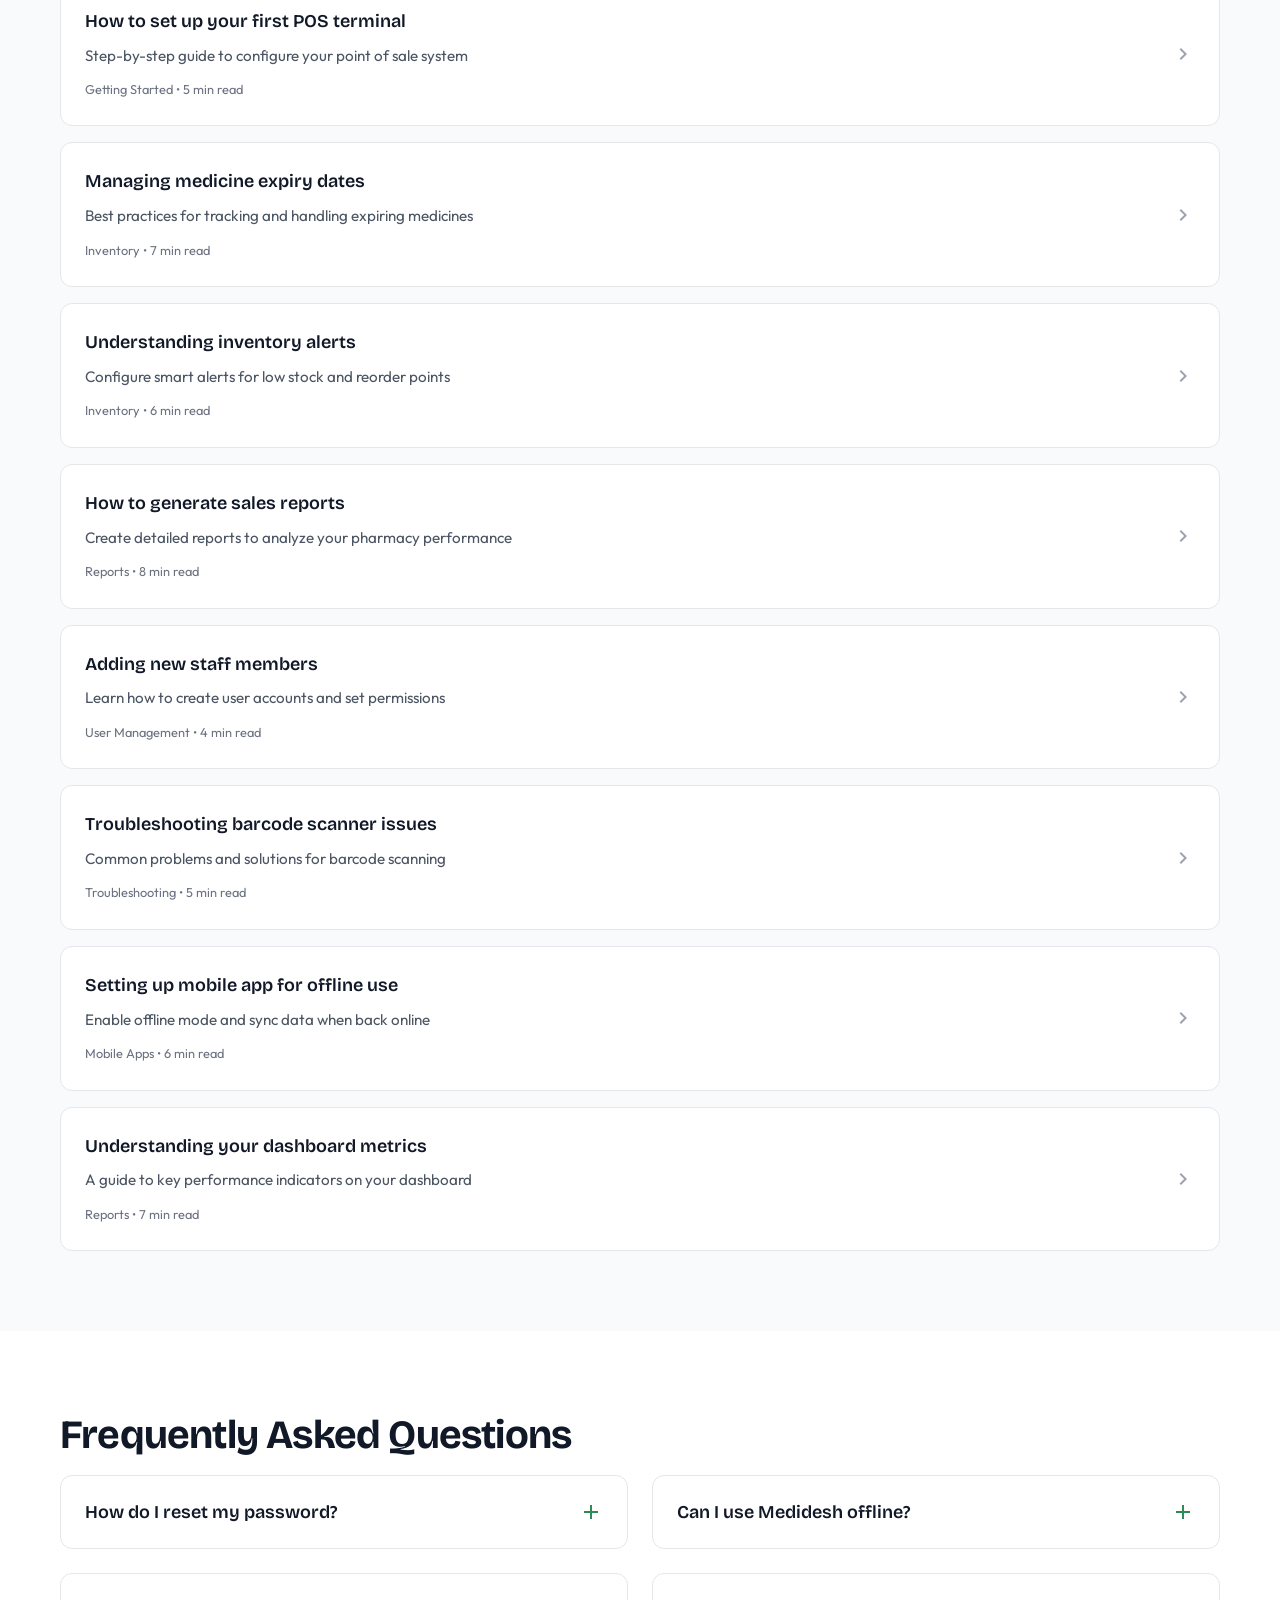
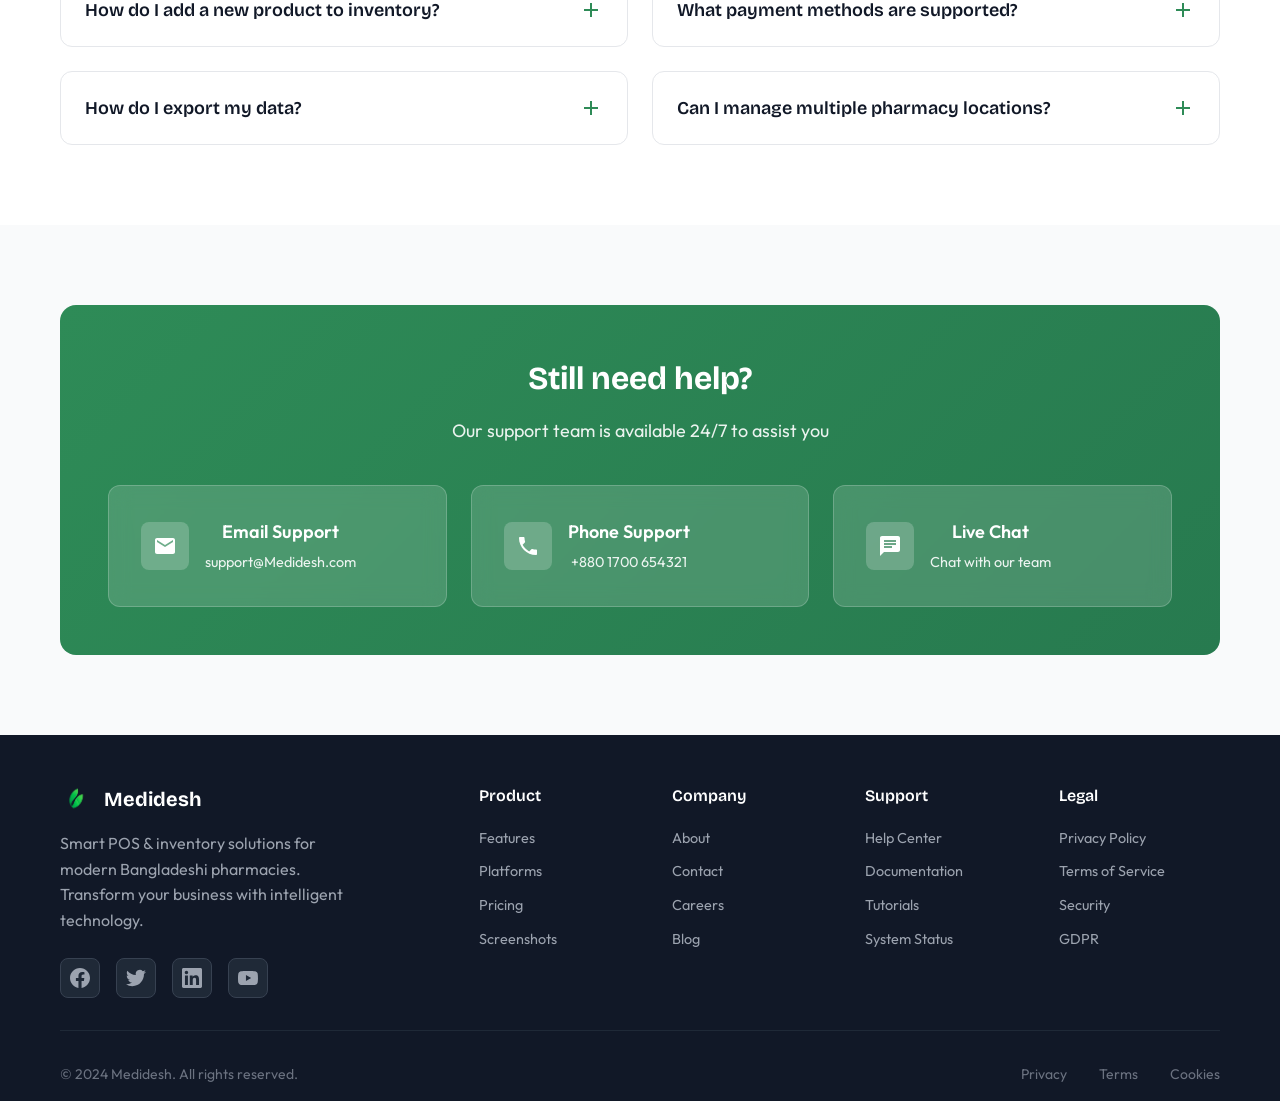
<file: pages/help-center.html>
<!DOCTYPE html>
<html lang="en">

<head>
    <meta charset="UTF-8">
    <meta name="viewport" content="width=device-width, initial-scale=1.0">
    <title>Help Center - Medidesh Support</title>
    <meta name="description"
        content="Find answers to common questions, browse guides, and get help with Medidesh pharmacy management software.">
    <link rel="icon" href="../assets/favicon.png">
    <link
        href="https://fonts.googleapis.com/css2?family=Bricolage+Grotesque:opsz,wght@12..96,400;12..96,500;12..96,600;12..96,700;12..96,800&family=Outfit:wght@100..900&display=swap"
        rel="stylesheet">
    <link rel="stylesheet" href="../css/site.css">
    <link rel="stylesheet" href="../css/help-center.css">
</head>

<body>
    <header class="header">
        <div class="container">
            <div class="header-inner">
                <a class="brand" href="../index.html">
                    <img src="../assets/logo1.png" alt="Medidesh logo" class="logo">
                    <span class="brand-name">Medidesh</span>
                </a>
                <nav class="nav" id="navigation">
                    <a href="../index.html" class="nav-link">Home</a>
                    <a href="../index.html#features" class="nav-link">Features</a>
                    <a href="../index.html#platforms" class="nav-link">Platforms</a>
                    <a href="../index.html#showcase" class="nav-link">Showcase</a>
                    <a href="../index.html#partners" class="nav-link">Partners</a>
                    <a href="../index.html#pricing" class="nav-link">Pricing</a>
                    <a href="../pages/help-center.html" class="nav-link active">Help Center</a>
                    <div class="dropdown">
                        <a href="#" class="nav-link">More</a>
                        <div class="dropdown-content">
                            <a href="../pages/about.html">About</a>
                            <a href="../pages/contact.html">Contact</a>
                            <a href="../pages/help-center.html" class="nav-link active">Help Center</a>
                            <a href="../pages/tutorials.html">Tutorials</a>
                            <a href="../pages/blog.html">Blog</a>

                        </div>
                    </div>
                </nav>
                <div class="header-actions">
                    <button class="lang-toggle" aria-label="Toggle language">
                        <span class="lang-option active">EN</span>
                        <span class="lang-option">বাংলা</span>
                    </button>
                    <button class="menu-toggle" aria-label="Toggle menu" id="menuToggle">
                        <span></span>
                        <span></span>
                        <span></span>
                    </button>
                </div>
            </div>
        </div>
    </header>

    <main>
        <section class="help-hero">
            <div class="container">
                <h1 class="hero-title">How can we help you?</h1>
                <p class="hero-subtitle">Search our knowledge base or browse categories below</p>
                <div class="help-search">
                    <input type="text" placeholder="Search for answers..." id="helpSearch">
                    <button type="button" class="search-btn">
                        <svg viewBox="0 0 24 24" fill="currentColor">
                            <path
                                d="M15.5 14h-.79l-.28-.27A6.471 6.471 0 0016 9.5 6.5 6.5 0 109.5 16c1.61 0 3.09-.59 4.23-1.57l.27.28v.79l5 4.99L20.49 19l-4.99-5zm-6 0C7.01 14 5 11.99 5 9.5S7.01 5 9.5 5 14 7.01 14 9.5 11.99 14 9.5 14z" />
                        </svg>
                    </button>
                </div>
            </div>
        </section>

        <section class="help-categories">
            <div class="container">
                <h2 class="section-title">Browse by Category</h2>
                <div class="categories-grid">
                    <a href="#" class="category-card" data-category="getting-started">
                        <div class="category-icon">
                            <svg viewBox="0 0 24 24" fill="currentColor">
                                <path d="M12 2L2 7l10 5 10-5-10-5zM2 17l10 5 10-5M2 12l10 5 10-5" />
                            </svg>
                        </div>
                        <h3>Getting Started</h3>
                        <p>Setup guides and initial configuration</p>
                        <span class="article-count">12 articles</span>
                    </a>

                    <a href="#" class="category-card" data-category="pos">
                        <div class="category-icon">
                            <svg viewBox="0 0 24 24" fill="currentColor">
                                <path
                                    d="M7 18c-1.1 0-2-.9-2-2s.9-2 2-2 2 .9 2 2-.9 2-2 2zM1 2v2h2l3.6 7.59-1.36 2.45c-.16.28-.24.61-.24.96 0 1.1.9 2 2 2h12v-2H7.42c-.14 0-.25-.11-.25-.25l.03-.12L8.1 13h7.45c.75 0 1.41-.42 1.75-1.03L21.7 4H5.21l-.94-2H1zm16 16c-1.1 0-2-.9-2-2s.9-2 2-2 2 .9 2 2-.9 2-2 2z" />
                            </svg>
                        </div>
                        <h3>POS System</h3>
                        <p>Using the point of sale features</p>
                        <span class="article-count">18 articles</span>
                    </a>

                    <a href="#" class="category-card" data-category="inventory">
                        <div class="category-icon">
                            <svg viewBox="0 0 24 24" fill="currentColor">
                                <path
                                    d="M20 6h-2.18c.11-.31.18-.65.18-1a2.996 2.996 0 0 0-5.5-1.65l-.5.67-.5-.68C10.96 2.54 10 2 9 2 7.34 2 6 3.34 6 5c0 .35.07.69.18 1H4c-1.11 0-1.99.89-1.99 2L2 19c0 1.11.89 2 2 2h16c1.11 0 2-.89 2-2V8c0-1.11-.89-2-2-2z" />
                            </svg>
                        </div>
                        <h3>Inventory Management</h3>
                        <p>Stock tracking and management</p>
                        <span class="article-count">24 articles</span>
                    </a>

                    <a href="#" class="category-card" data-category="reports">
                        <div class="category-icon">
                            <svg viewBox="0 0 24 24" fill="currentColor">
                                <path d="M16 6l2.29 2.29-4.88 4.88-4-4L2 16.59 3.41 18l6-6 4 4 6.3-6.29L22 12V6z" />
                            </svg>
                        </div>
                        <h3>Reports & Analytics</h3>
                        <p>Understanding your business data</p>
                        <span class="article-count">15 articles</span>
                    </a>

                    <a href="#" class="category-card" data-category="users">
                        <div class="category-icon">
                            <svg viewBox="0 0 24 24" fill="currentColor">
                                <path
                                    d="M12 12c2.21 0 4-1.79 4-4s-1.79-4-4-4-4 1.79-4 4 1.79 4 4 4zm0 2c-2.67 0-8 1.34-8 4v2h16v-2c0-2.66-5.33-4-8-4z" />
                            </svg>
                        </div>
                        <h3>User Management</h3>
                        <p>Managing staff and permissions</p>
                        <span class="article-count">10 articles</span>
                    </a>

                    <a href="#" class="category-card" data-category="security">
                        <div class="category-icon">
                            <svg viewBox="0 0 24 24" fill="currentColor">
                                <path d="M12 1L3 5v6c0 5.55 3.84 10.74 9 12 5.16-1.26 9-6.45 9-12V5l-9-4z" />
                            </svg>
                        </div>
                        <h3>Security & Billing</h3>
                        <p>Account security and payments</p>
                        <span class="article-count">8 articles</span>
                    </a>

                    <a href="#" class="category-card" data-category="mobile">
                        <div class="category-icon">
                            <svg viewBox="0 0 24 24" fill="currentColor">
                                <path
                                    d="M17 1.01L7 1c-1.1 0-2 .9-2 2v18c0 1.1.9 2 2 2h10c1.1 0 2-.9 2-2V3c0-1.1-.9-1.99-2-1.99zM17 19H7V5h10v14z" />
                            </svg>
                        </div>
                        <h3>Mobile Apps</h3>
                        <p>Using Medidesh on mobile devices</p>
                        <span class="article-count">14 articles</span>
                    </a>

                    <a href="#" class="category-card" data-category="integrations">
                        <div class="category-icon">
                            <svg viewBox="0 0 24 24" fill="currentColor">
                                <path
                                    d="M9.4 16.6L4.8 12l4.6-4.6L8 6l-6 6 6 6 1.4-1.4zm5.2 0L19.2 12l-4.6-4.6L16 6l6 6-6 6-1.4-1.4z" />
                            </svg>
                        </div>
                        <h3>Integrations & API</h3>
                        <p>Connecting with other systems</p>
                        <span class="article-count">9 articles</span>
                    </a>

                    <a href="#" class="category-card" data-category="troubleshooting">
                        <div class="category-icon">
                            <svg viewBox="0 0 24 24" fill="currentColor">
                                <path
                                    d="M22.7 19l-9.1-9.1c.9-2.3.4-5-1.5-6.9-2-2-5-2.4-7.4-1.3L9 6 6 9 1.6 4.7C.4 7.1.9 10.1 2.9 12.1c1.9 1.9 4.6 2.4 6.9 1.5l9.1 9.1c.4.4 1 .4 1.4 0l2.3-2.3c.5-.4.5-1.1.1-1.4z" />
                            </svg>
                        </div>
                        <h3>Troubleshooting</h3>
                        <p>Fixing common issues</p>
                        <span class="article-count">16 articles</span>
                    </a>
                </div>
            </div>
        </section>

        <section class="popular-articles">
            <div class="container">
                <h2 class="section-title">Popular Articles</h2>
                <div class="articles-list">
                    <a href="#" class="article-item">
                        <div class="article-content">
                            <h3>How to set up your first POS terminal</h3>
                            <p>Step-by-step guide to configure your point of sale system</p>
                            <span class="article-meta">Getting Started • 5 min read</span>
                        </div>
                        <svg viewBox="0 0 24 24" fill="currentColor" class="arrow-icon">
                            <path d="M8.59 16.59L13.17 12 8.59 7.41 10 6l6 6-6 6-1.41-1.41z" />
                        </svg>
                    </a>

                    <a href="#" class="article-item">
                        <div class="article-content">
                            <h3>Managing medicine expiry dates</h3>
                            <p>Best practices for tracking and handling expiring medicines</p>
                            <span class="article-meta">Inventory • 7 min read</span>
                        </div>
                        <svg viewBox="0 0 24 24" fill="currentColor" class="arrow-icon">
                            <path d="M8.59 16.59L13.17 12 8.59 7.41 10 6l6 6-6 6-1.41-1.41z" />
                        </svg>
                    </a>

                    <a href="#" class="article-item">
                        <div class="article-content">
                            <h3>Understanding inventory alerts</h3>
                            <p>Configure smart alerts for low stock and reorder points</p>
                            <span class="article-meta">Inventory • 6 min read</span>
                        </div>
                        <svg viewBox="0 0 24 24" fill="currentColor" class="arrow-icon">
                            <path d="M8.59 16.59L13.17 12 8.59 7.41 10 6l6 6-6 6-1.41-1.41z" />
                        </svg>
                    </a>

                    <a href="#" class="article-item">
                        <div class="article-content">
                            <h3>How to generate sales reports</h3>
                            <p>Create detailed reports to analyze your pharmacy performance</p>
                            <span class="article-meta">Reports • 8 min read</span>
                        </div>
                        <svg viewBox="0 0 24 24" fill="currentColor" class="arrow-icon">
                            <path d="M8.59 16.59L13.17 12 8.59 7.41 10 6l6 6-6 6-1.41-1.41z" />
                        </svg>
                    </a>

                    <a href="#" class="article-item">
                        <div class="article-content">
                            <h3>Adding new staff members</h3>
                            <p>Learn how to create user accounts and set permissions</p>
                            <span class="article-meta">User Management • 4 min read</span>
                        </div>
                        <svg viewBox="0 0 24 24" fill="currentColor" class="arrow-icon">
                            <path d="M8.59 16.59L13.17 12 8.59 7.41 10 6l6 6-6 6-1.41-1.41z" />
                        </svg>
                    </a>

                    <a href="#" class="article-item">
                        <div class="article-content">
                            <h3>Troubleshooting barcode scanner issues</h3>
                            <p>Common problems and solutions for barcode scanning</p>
                            <span class="article-meta">Troubleshooting • 5 min read</span>
                        </div>
                        <svg viewBox="0 0 24 24" fill="currentColor" class="arrow-icon">
                            <path d="M8.59 16.59L13.17 12 8.59 7.41 10 6l6 6-6 6-1.41-1.41z" />
                        </svg>
                    </a>

                    <a href="#" class="article-item">
                        <div class="article-content">
                            <h3>Setting up mobile app for offline use</h3>
                            <p>Enable offline mode and sync data when back online</p>
                            <span class="article-meta">Mobile Apps • 6 min read</span>
                        </div>
                        <svg viewBox="0 0 24 24" fill="currentColor" class="arrow-icon">
                            <path d="M8.59 16.59L13.17 12 8.59 7.41 10 6l6 6-6 6-1.41-1.41z" />
                        </svg>
                    </a>

                    <a href="#" class="article-item">
                        <div class="article-content">
                            <h3>Understanding your dashboard metrics</h3>
                            <p>A guide to key performance indicators on your dashboard</p>
                            <span class="article-meta">Reports • 7 min read</span>
                        </div>
                        <svg viewBox="0 0 24 24" fill="currentColor" class="arrow-icon">
                            <path d="M8.59 16.59L13.17 12 8.59 7.41 10 6l6 6-6 6-1.41-1.41z" />
                        </svg>
                    </a>
                </div>
            </div>
        </section>

        <section class="faq-section">
            <div class="container">
                <h2 class="section-title">Frequently Asked Questions</h2>
                <div class="faq-grid">
                    <div class="faq-item">
                        <button class="faq-question" onclick="toggleFAQ(this)">
                            <span>How do I reset my password?</span>
                            <svg class="faq-icon" viewBox="0 0 24 24" fill="currentColor">
                                <path d="M19 13h-6v6h-2v-6H5v-2h6V5h2v6h6v2z" />
                            </svg>
                        </button>
                        <div class="faq-answer">
                            <p>Click on "Forgot Password" on the login screen, enter your email address, and you'll
                                receive a password reset link within minutes. If you don't receive it, check your spam
                                folder or contact support.</p>
                        </div>
                    </div>

                    <div class="faq-item">
                        <button class="faq-question" onclick="toggleFAQ(this)">
                            <span>Can I use Medidesh offline?</span>
                            <svg class="faq-icon" viewBox="0 0 24 24" fill="currentColor">
                                <path d="M19 13h-6v6h-2v-6H5v-2h6V5h2v6h6v2z" />
                            </svg>
                        </button>
                        <div class="faq-answer">
                            <p>Yes! Our mobile and desktop apps support offline mode. You can continue working without
                                internet, and all data will automatically sync when you reconnect.</p>
                        </div>
                    </div>

                    <div class="faq-item">
                        <button class="faq-question" onclick="toggleFAQ(this)">
                            <span>How do I add a new product to inventory?</span>
                            <svg class="faq-icon" viewBox="0 0 24 24" fill="currentColor">
                                <path d="M19 13h-6v6h-2v-6H5v-2h6V5h2v6h6v2z" />
                            </svg>
                        </button>
                        <div class="faq-answer">
                            <p>Go to Inventory > Add Product, enter the product details including name, barcode, price,
                                and initial stock. You can also scan the barcode directly to auto-fill product
                                information if it's in our database.</p>
                        </div>
                    </div>

                    <div class="faq-item">
                        <button class="faq-question" onclick="toggleFAQ(this)">
                            <span>What payment methods are supported?</span>
                            <svg class="faq-icon" viewBox="0 0 24 24" fill="currentColor">
                                <path d="M19 13h-6v6h-2v-6H5v-2h6V5h2v6h6v2z" />
                            </svg>
                        </button>
                        <div class="faq-answer">
                            <p>Medidesh supports cash, credit/debit cards, mobile payments (bKash, Nagad, Rocket), and
                                bank transfers. You can configure payment methods in Settings > Payment Options.</p>
                        </div>
                    </div>

                    <div class="faq-item">
                        <button class="faq-question" onclick="toggleFAQ(this)">
                            <span>How do I export my data?</span>
                            <svg class="faq-icon" viewBox="0 0 24 24" fill="currentColor">
                                <path d="M19 13h-6v6h-2v-6H5v-2h6V5h2v6h6v2z" />
                            </svg>
                        </button>
                        <div class="faq-answer">
                            <p>Navigate to Reports > Export Data. Choose the data type (sales, inventory, customers),
                                select date range, and click Export. You can download data in CSV, Excel, or PDF
                                formats.</p>
                        </div>
                    </div>

                    <div class="faq-item">
                        <button class="faq-question" onclick="toggleFAQ(this)">
                            <span>Can I manage multiple pharmacy locations?</span>
                            <svg class="faq-icon" viewBox="0 0 24 24" fill="currentColor">
                                <path d="M19 13h-6v6h-2v-6H5v-2h6V5h2v6h6v2z" />
                            </svg>
                        </button>
                        <div class="faq-answer">
                            <p>Yes, with our Enterprise plan you can manage multiple locations from a single dashboard.
                                Each location can have its own inventory while you maintain centralized reporting and
                                control.</p>
                        </div>
                    </div>
                </div>
            </div>
        </section>

        <section class="contact-support">
            <div class="container">
                <div class="support-card">
                    <h2>Still need help?</h2>
                    <p>Our support team is available 24/7 to assist you</p>
                    <div class="support-options">
                        <a href="contact.html" class="support-option">
                            <div class="option-icon">
                                <svg viewBox="0 0 24 24" fill="currentColor">
                                    <path
                                        d="M20 4H4c-1.1 0-1.99.9-1.99 2L2 18c0 1.1.9 2 2 2h16c1.1 0 2-.9 2-2V6c0-1.1-.9-2-2-2zm0 4l-8 5-8-5V6l8 5 8-5v2z" />
                                </svg>
                            </div>
                            <div>
                                <h3>Email Support</h3>
                                <p>support@Medidesh.com</p>
                            </div>
                        </a>

                        <a href="contact.html" class="support-option">
                            <div class="option-icon">
                                <svg viewBox="0 0 24 24" fill="currentColor">
                                    <path
                                        d="M6.62 10.79c1.44 2.83 3.76 5.14 6.59 6.59l2.2-2.2c.27-.27.67-.36 1.02-.24 1.12.37 2.33.57 3.57.57.55 0 1 .45 1 1V20c0 .55-.45 1-1 1-9.39 0-17-7.61-17-17 0-.55.45-1 1-1h3.5c.55 0 1 .45 1 1 0 1.25.2 2.45.57 3.57.11.35.03.74-.25 1.02l-2.2 2.2z" />
                                </svg>
                            </div>
                            <div>
                                <h3>Phone Support</h3>
                                <p>+880 1700 654321</p>
                            </div>
                        </a>

                        <a href="#" class="support-option">
                            <div class="option-icon">
                                <svg viewBox="0 0 24 24" fill="currentColor">
                                    <path
                                        d="M20 2H4c-1.1 0-1.99.9-1.99 2L2 22l4-4h14c1.1 0 2-.9 2-2V4c0-1.1-.9-2-2-2zM6 9h12v2H6V9zm8 5H6v-2h8v2zm4-6H6V6h12v2z" />
                                </svg>
                            </div>
                            <div>
                                <h3>Live Chat</h3>
                                <p>Chat with our team</p>
                            </div>
                        </a>
                    </div>
                </div>
            </div>
        </section>
    </main>

  <footer class="footer">
    <div class="container">
      <div class="footer-content">
        <div class="footer-brand">
          <a class="brand" href="index.html">
            <img src="../assets/logo1.png" alt="Medidesh logo" class="logo">
            <span class="brand-name">Medidesh</span>
          </a>
          <p class="footer-description">Smart POS & inventory solutions for modern Bangladeshi pharmacies. Transform
            your business with intelligent technology.</p>
          <div class="footer-social">
            <a href="#" class="social-link" aria-label="Facebook">
              <svg viewBox="0 0 24 24" fill="currentColor">
                <path
                  d="M24 12.073c0-6.627-5.373-12-12-12s-12 5.373-12 12c0 5.99 4.388 10.954 10.125 11.854v-8.385H7.078v-3.47h3.047V9.43c0-3.007 1.792-4.669 4.533-4.669 1.312 0 2.686.235 2.686.235v2.953H15.83c-1.491 0-1.956.925-1.956 1.874v2.25h3.328l-.532 3.47h-2.796v8.385C19.612 23.027 24 18.062 24 12.073z" />
              </svg>
            </a>
            <a href="#" class="social-link" aria-label="Twitter">
              <svg viewBox="0 0 24 24" fill="currentColor">
                <path
                  d="M23.953 4.57a10 10 0 01-2.825.775 4.958 4.958 0 002.163-2.723c-.951.555-2.005.959-3.127 1.184a4.92 4.92 0 00-8.384 4.482C7.69 8.095 4.067 6.13 1.64 3.162a4.822 4.822 0 00-.666 2.475c0 1.71.87 3.213 2.188 4.096a4.904 4.904 0 01-2.228-.616v.06a4.923 4.923 0 003.946 4.827 4.996 4.996 0 01-2.212.085 4.936 4.936 0 004.604 3.417 9.867 9.867 0 01-6.102 2.105c-.39 0-.779-.023-1.17-.067a13.995 13.995 0 007.557 2.209c9.053 0 13.998-7.496 13.998-13.985 0-.21 0-.42-.015-.63A9.935 9.935 0 0024 4.59z" />
              </svg>
            </a>
            <a href="#" class="social-link" aria-label="LinkedIn">
              <svg viewBox="0 0 24 24" fill="currentColor">
                <path
                  d="M20.447 20.452h-3.554v-5.569c0-1.328-.027-3.037-1.852-3.037-1.853 0-2.136 1.445-2.136 2.939v5.667H9.351V9h3.414v1.561h.046c.477-.9 1.637-1.85 3.37-1.85 3.601 0 4.267 2.37 4.267 5.455v6.286zM5.337 7.433c-1.144 0-2.063-.926-2.063-2.065 0-1.138.92-2.063 2.063-2.063 1.14 0 2.064.925 2.064 2.063 0 1.139-.925 2.065-2.064 2.065zm1.782 13.019H3.555V9h3.564v11.452zM22.225 0H1.771C.792 0 0 .774 0 1.729v20.542C0 23.227.792 24 1.771 24h20.451C23.2 24 24 23.227 24 22.271V1.729C24 .774 23.2 0 22.222 0h.003z" />
              </svg>
            </a>
            <a href="#" class="social-link" aria-label="YouTube">
              <svg viewBox="0 0 24 24" fill="currentColor">
                <path
                  d="M23.498 6.186a3.016 3.016 0 0 0-2.122-2.136C19.505 3.545 12 3.545 12 3.545s-7.505 0-9.377.505A3.017 3.017 0 0 0 .502 6.186C0 8.07 0 12 0 12s0 3.93.502 5.814a3.016 3.016 0 0 0 2.122 2.136c1.871.505 9.376.505 9.376.505s7.505 0 9.377-.505a3.015 3.015 0 0 0 2.122-2.136C24 15.93 24 12 24 12s0-3.93-.502-5.814zM9.545 15.568V8.432L15.818 12l-6.273 3.568z" />
              </svg>
            </a>
          </div>
        </div>

        <div class="footer-links">
          <div class="footer-column">
            <h4 class="footer-title">Product</h4>
            <ul class="footer-list">
              <li><a href="#features">Features</a></li>
              <li><a href="#platforms">Platforms</a></li>
              <li><a href="#pricing">Pricing</a></li>
              <li><a href="#showcase">Screenshots</a></li>
            </ul>
          </div>
          <div class="footer-column">
            <h4 class="footer-title">Company</h4>
            <ul class="footer-list">
              <li><a href="../pages/about.html">About</a></li>
              <li><a href="../pages/contact.html">Contact</a></li>
              <li><a href="../pages/careers.html">Careers</a></li>
              <li><a href="../pages/blog.html">Blog</a></li>
            </ul>
          </div>
          <div class="footer-column">
            <h4 class="footer-title">Support</h4>
            <ul class="footer-list">
              <li><a href="../pages/help-center.html">Help Center</a></li>
              <li><a href="../pages/documentation.html">Documentation</a></li>
              <li><a href="../pages/tutorials.html">Tutorials</a></li>
              <li><a href="../pages/status.html">System Status</a></li>
            </ul>
          </div>
          <div class="footer-column">
            <h4 class="footer-title">Legal</h4>
            <ul class="footer-list">
              <li><a href="../pages/privacy.html">Privacy Policy</a></li>
              <li><a href="../pages/terms.html">Terms of Service</a></li>
              <li><a href="../pages/security.html">Security</a></li>
              <li><a href="../pages/gdpr.html">GDPR</a></li>
            </ul>
          </div>
        </div>
      </div>

      <div class="footer-bottom">
        <div class="footer-bottom-content">
          <p class="footer-copyright">© 2024 Medidesh. All rights reserved.</p>
          <div class="footer-bottom-links">
            <a href="../pages/privacy.html">Privacy</a>
            <a href="../pages/terms.html">Terms</a>
            <a href="../pages/cookies.html">Cookies</a>
          </div>
        </div>
      </div>
    </div>
  </footer>

    <script src="../js/main.js"></script>
    <script src="../js/help-center.js"></script>
</body>

</html>
</file>
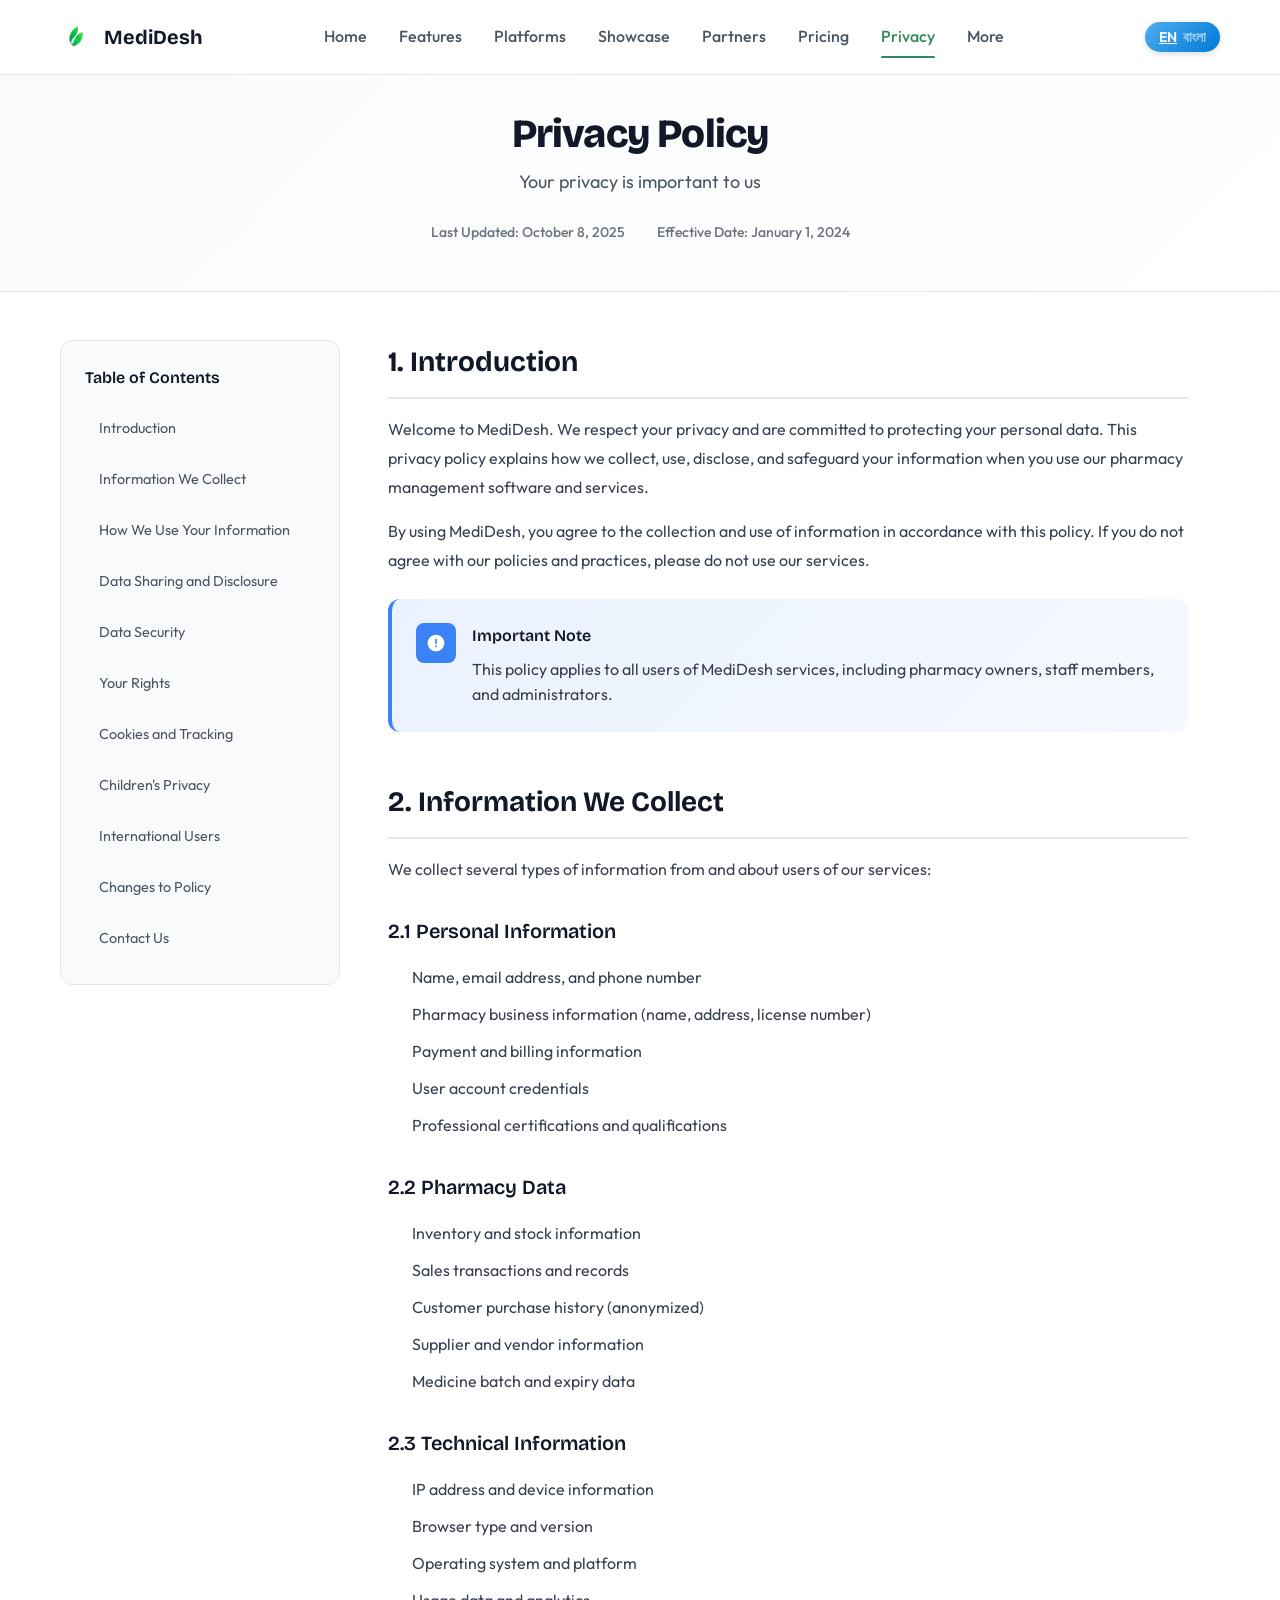
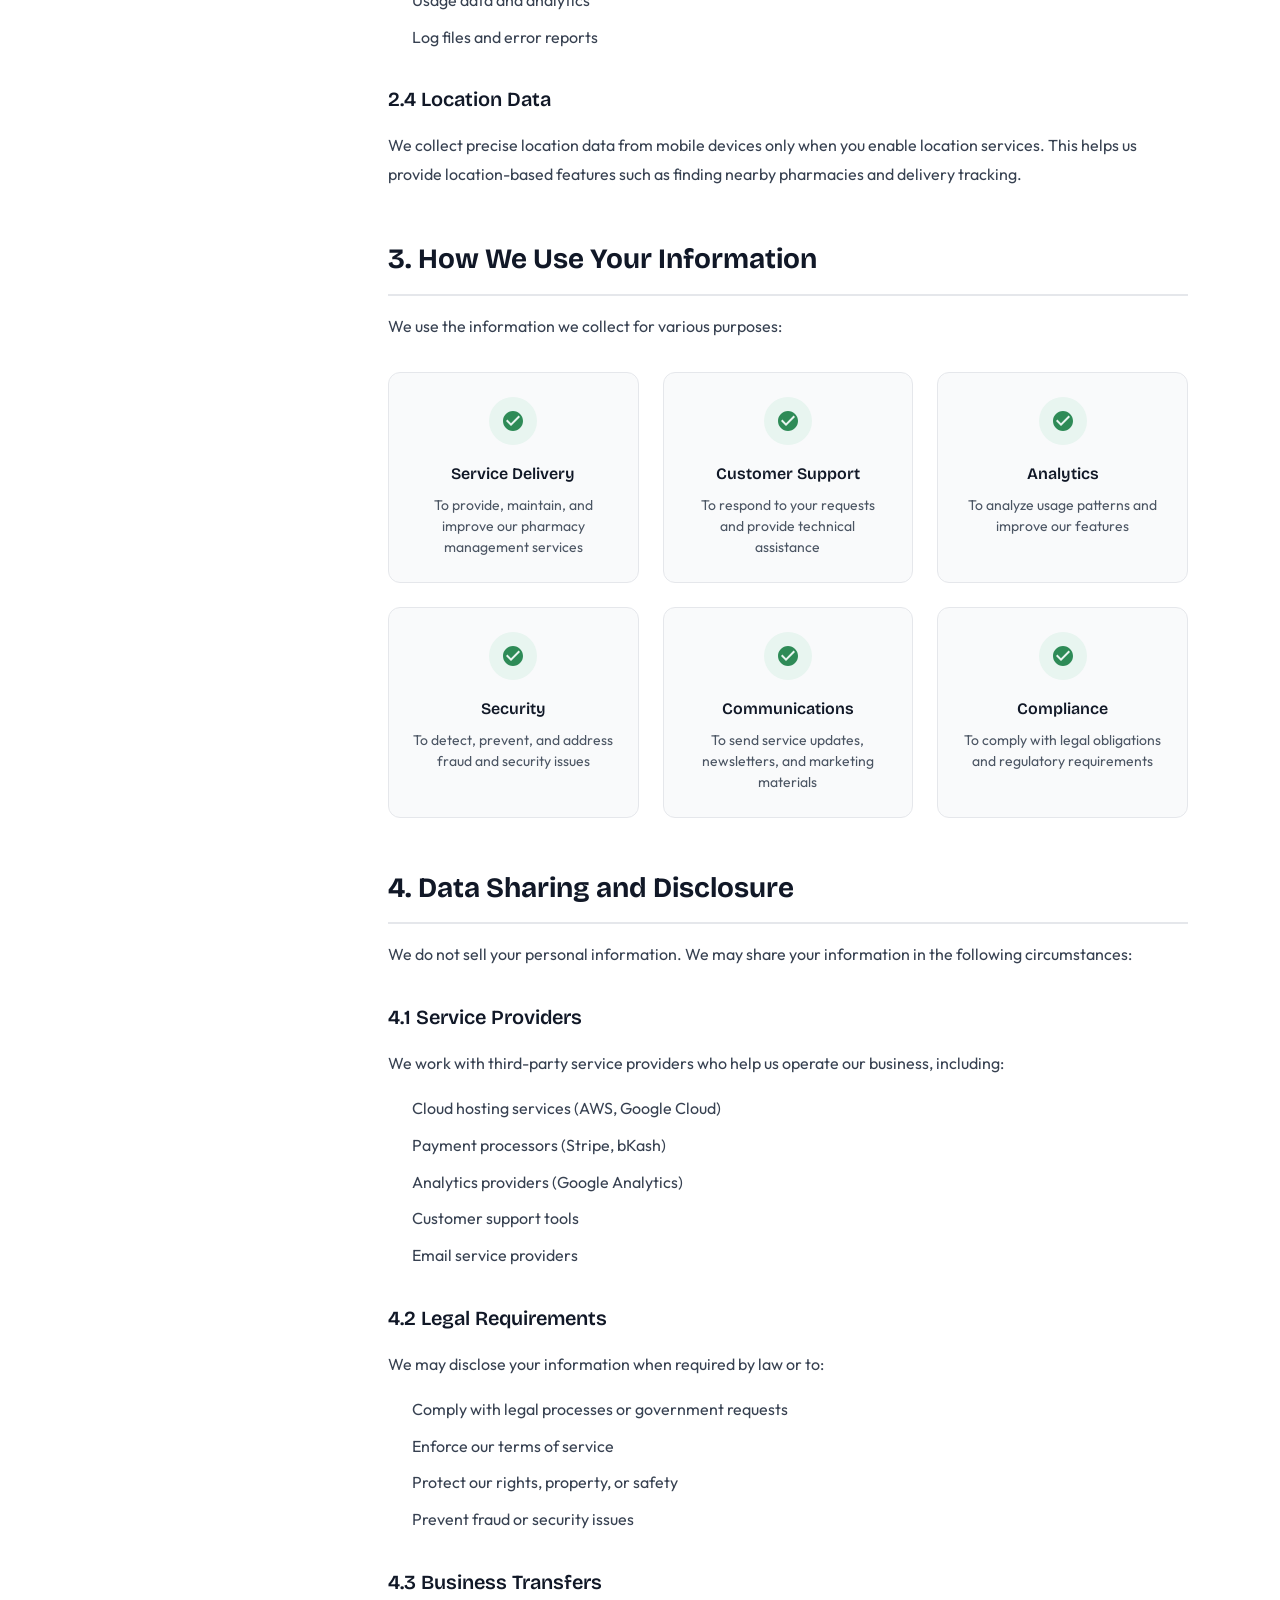
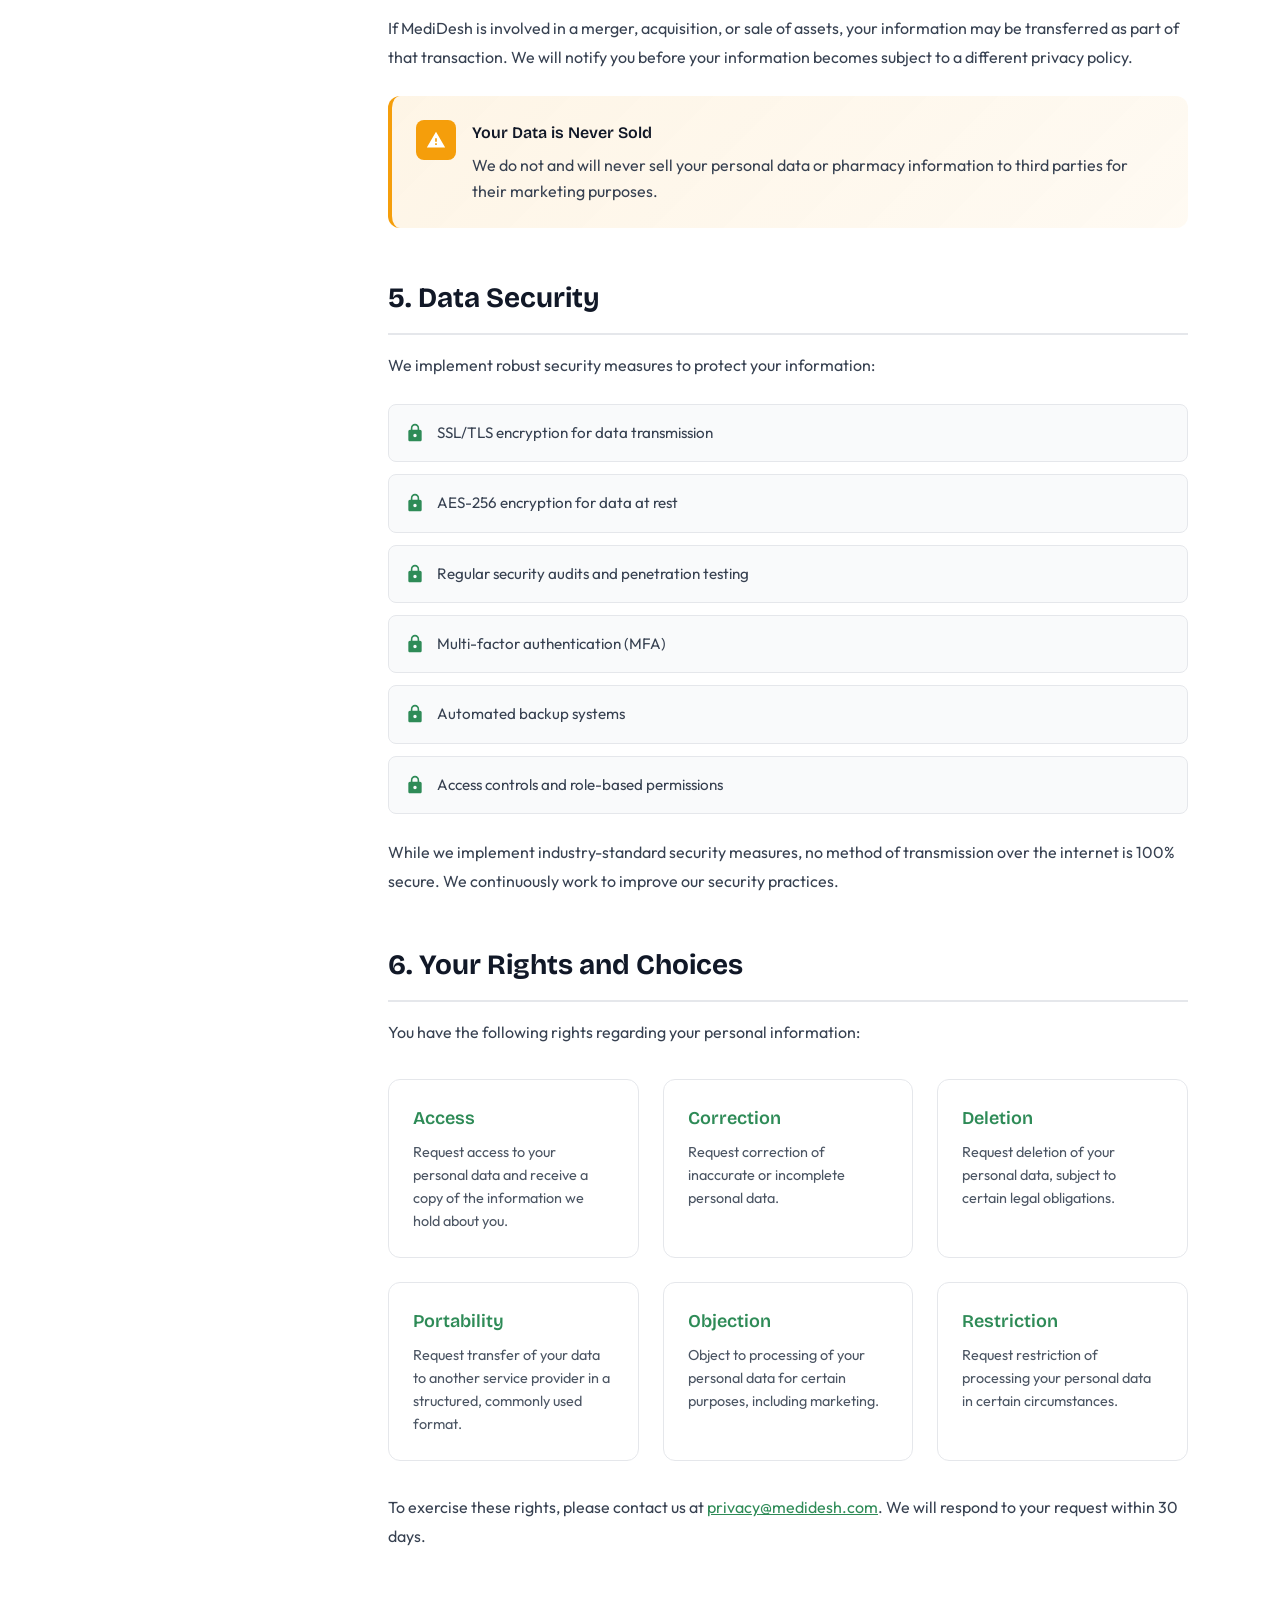
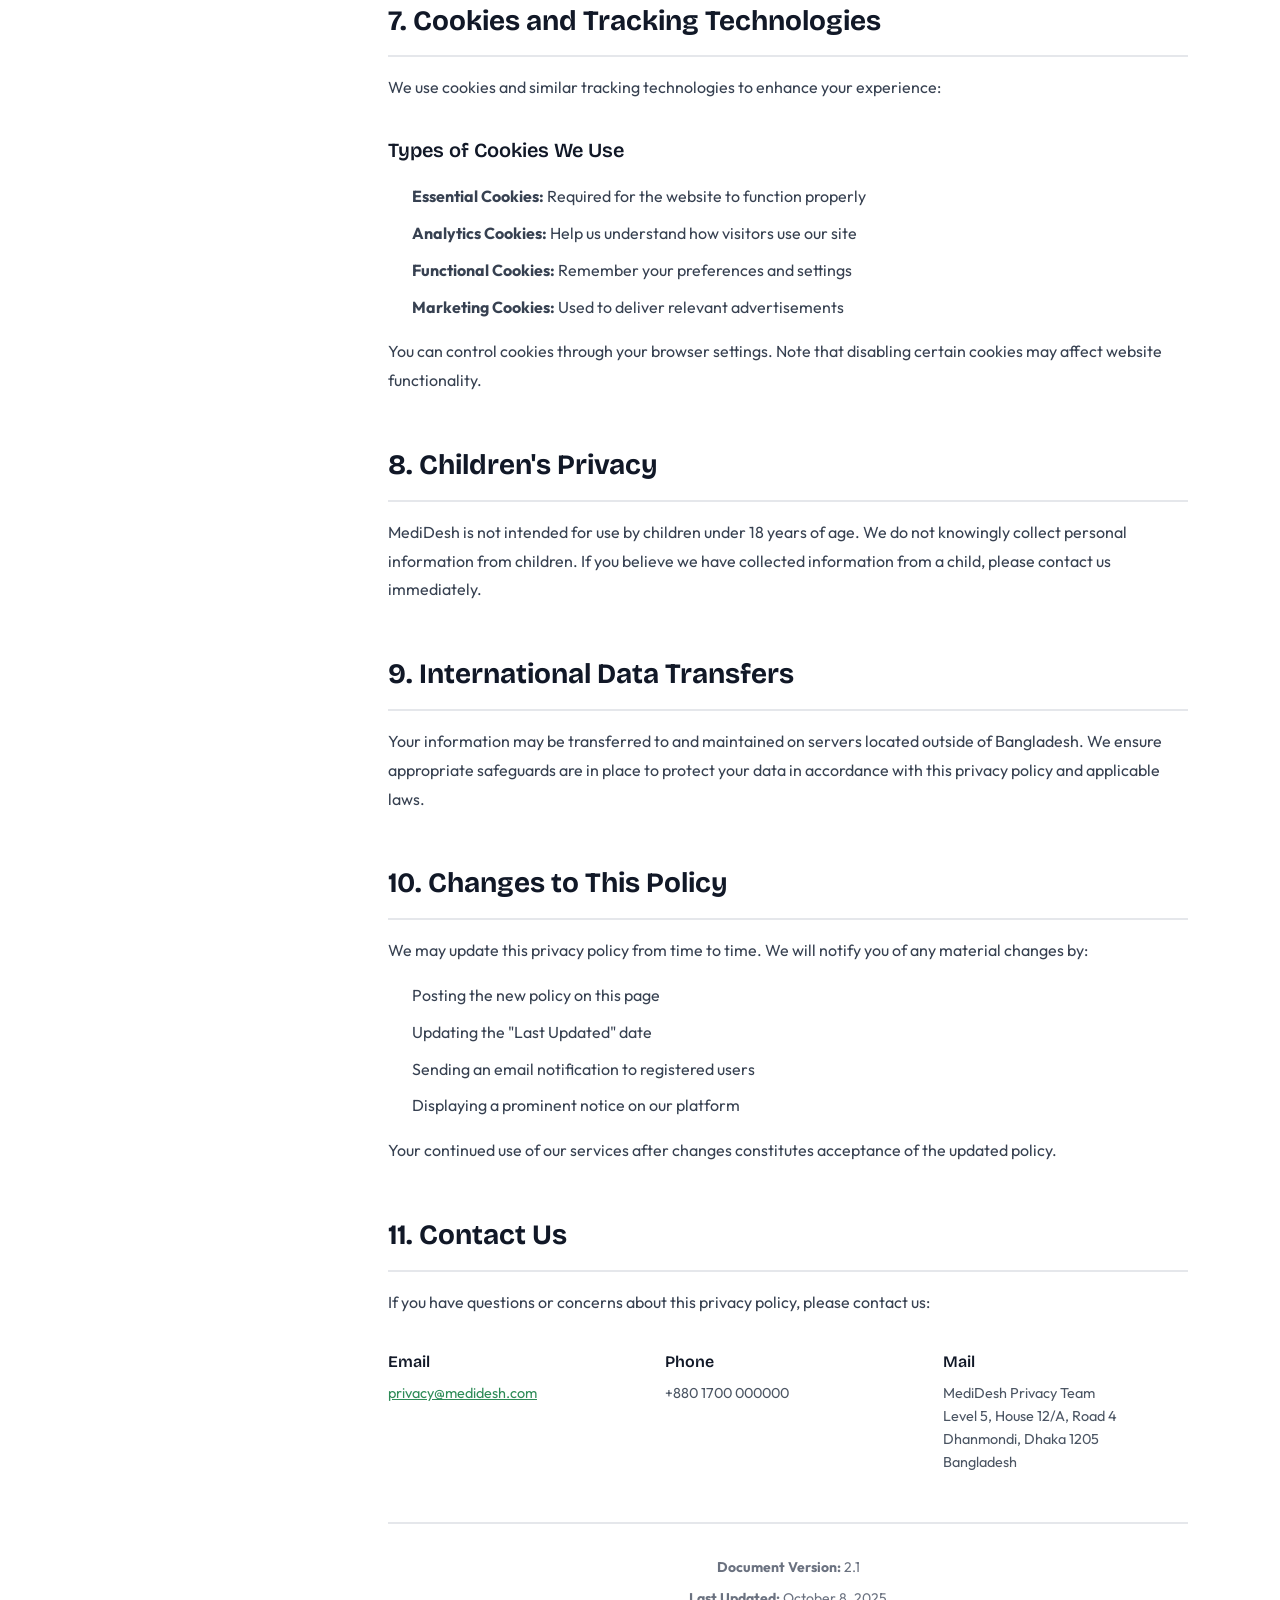
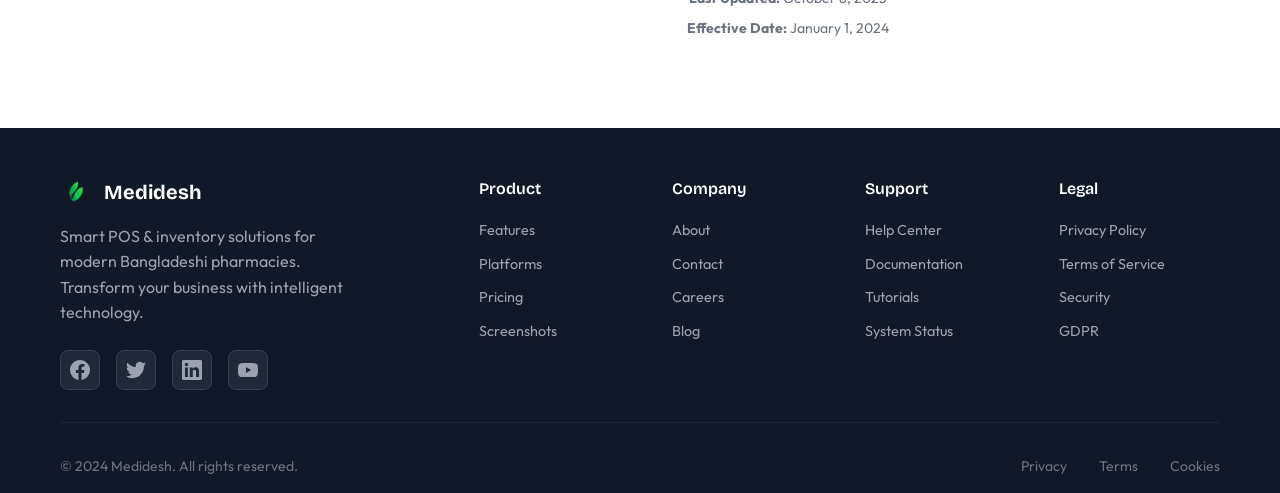
<file: pages/privacy.html>
<!DOCTYPE html>
<html lang="en">

<head>
    <meta charset="UTF-8">
    <meta name="viewport" content="width=device-width, initial-scale=1.0">
    <title>Privacy Policy - MediDesh</title>
    <meta name="description"
        content="MediDesh Privacy Policy - Learn how we collect, use, and protect your personal information and pharmacy data.">
    <link rel="icon" href="../assets/favicon.png">
    <link
        href="https://fonts.googleapis.com/css2?family=Bricolage+Grotesque:opsz,wght@12..96,400;12..96,500;12..96,600;12..96,700;12..96,800&family=Outfit:wght@100..900&display=swap"
        rel="stylesheet">
    <link rel="stylesheet" href="../css/site.css">
    <link rel="stylesheet" href="../css/privacy.css">
</head>

<body>
    <header class="header">
        <div class="container">
            <div class="header-inner">
                <a class="brand" href="../index.html">
                    <img src="../assets/logo1.png" alt="MediDesh logo" class="logo">
                    <span class="brand-name">MediDesh</span>
                </a>
                <nav class="nav" id="navigation">
                    <a href="../index.html" class="nav-link">Home</a>
                    <a href="../index.html#features" class="nav-link">Features</a>
                    <a href="../index.html#platforms" class="nav-link">Platforms</a>
                    <a href="../index.html#showcase" class="nav-link">Showcase</a>
                    <a href="../index.html#partners" class="nav-link">Partners</a>
                    <a href="../index.html#pricing" class="nav-link">Pricing</a>
                    <a href="../pages/privacy.html" class="nav-link active">Privacy</a>
                    <div class="dropdown">
                        <a href="#" class="nav-link">More</a>
                        <div class="dropdown-content">
                            <a href="../pages/about.html">About</a>
                            <a href="../pages/contact.html">Contact</a>
                            <a href="../pages/help-center.html">Help Center</a>
                            <a href="../pages/tutorials.html">Tutorials</a>
                            <a href="../pages/blog.html">Blog</a>

                        </div>
                    </div>
                </nav>
                <div class="header-actions">
                    <button class="lang-toggle" aria-label="Toggle language">
                        <span class="lang-option active">EN</span>
                        <span class="lang-option">বাংলা</span>
                    </button>
                    <button class="menu-toggle" aria-label="Toggle menu" id="menuToggle">
                        <span></span>
                        <span></span>
                        <span></span>
                    </button>
                </div>
            </div>
        </div>
    </header>

    <main class="legal-page">
        <section class="legal-hero">
            <div class="container">
                <div class="hero-content">
                    <h1 class="hero-title">Privacy Policy</h1>
                    <p class="hero-subtitle">Your privacy is important to us</p>
                    <div class="hero-meta">
                        <span class="meta-item">Last Updated: October 8, 2025</span>
                        <span class="meta-item">Effective Date: January 1, 2024</span>
                    </div>
                </div>
            </div>
        </section>

        <div class="legal-container">
            <div class="container">
                <div class="legal-layout">
                    <aside class="legal-sidebar">
                        <div class="sidebar-sticky">
                            <h3 class="sidebar-title">Table of Contents</h3>
                            <nav class="sidebar-nav">
                                <a href="#introduction" class="sidebar-link active">Introduction</a>
                                <a href="#information-we-collect" class="sidebar-link">Information We Collect</a>
                                <a href="#how-we-use" class="sidebar-link">How We Use Your Information</a>
                                <a href="#data-sharing" class="sidebar-link">Data Sharing and Disclosure</a>
                                <a href="#data-security" class="sidebar-link">Data Security</a>
                                <a href="#your-rights" class="sidebar-link">Your Rights</a>
                                <a href="#cookies" class="sidebar-link">Cookies and Tracking</a>
                                <a href="#children" class="sidebar-link">Children's Privacy</a>
                                <a href="#international" class="sidebar-link">International Users</a>
                                <a href="#changes" class="sidebar-link">Changes to Policy</a>
                                <a href="#contact" class="sidebar-link">Contact Us</a>
                            </nav>
                        </div>
                    </aside>

                    <article class="legal-content">
                        <section id="introduction" class="content-section">
                            <h2>1. Introduction</h2>
                            <p>Welcome to MediDesh. We respect your privacy and are committed to protecting your
                                personal data. This privacy policy explains how we collect, use, disclose, and safeguard
                                your information when you use our pharmacy management software and services.</p>
                            <p>By using MediDesh, you agree to the collection and use of information in accordance with
                                this policy. If you do not agree with our policies and practices, please do not use our
                                services.</p>
                            <div class="info-box">
                                <div class="info-icon">
                                    <svg viewBox="0 0 24 24" fill="currentColor">
                                        <path
                                            d="M12 2C6.48 2 2 6.48 2 12s4.48 10 10 10 10-4.48 10-10S17.52 2 12 2zm1 15h-2v-2h2v2zm0-4h-2V7h2v6z" />
                                    </svg>
                                </div>
                                <div class="info-content">
                                    <h4>Important Note</h4>
                                    <p>This policy applies to all users of MediDesh services, including pharmacy owners,
                                        staff members, and administrators.</p>
                                </div>
                            </div>
                        </section>

                        <section id="information-we-collect" class="content-section">
                            <h2>2. Information We Collect</h2>
                            <p>We collect several types of information from and about users of our services:</p>

                            <h3>2.1 Personal Information</h3>
                            <ul>
                                <li>Name, email address, and phone number</li>
                                <li>Pharmacy business information (name, address, license number)</li>
                                <li>Payment and billing information</li>
                                <li>User account credentials</li>
                                <li>Professional certifications and qualifications</li>
                            </ul>

                            <h3>2.2 Pharmacy Data</h3>
                            <ul>
                                <li>Inventory and stock information</li>
                                <li>Sales transactions and records</li>
                                <li>Customer purchase history (anonymized)</li>
                                <li>Supplier and vendor information</li>
                                <li>Medicine batch and expiry data</li>
                            </ul>

                            <h3>2.3 Technical Information</h3>
                            <ul>
                                <li>IP address and device information</li>
                                <li>Browser type and version</li>
                                <li>Operating system and platform</li>
                                <li>Usage data and analytics</li>
                                <li>Log files and error reports</li>
                            </ul>

                            <h3>2.4 Location Data</h3>
                            <p>We collect precise location data from mobile devices only when you enable location
                                services. This helps us provide location-based features such as finding nearby
                                pharmacies and delivery tracking.</p>
                        </section>

                        <section id="how-we-use" class="content-section">
                            <h2>3. How We Use Your Information</h2>
                            <p>We use the information we collect for various purposes:</p>

                            <div class="purpose-grid">
                                <div class="purpose-card">
                                    <div class="purpose-icon">
                                        <svg viewBox="0 0 24 24" fill="currentColor">
                                            <path
                                                d="M12 2C6.48 2 2 6.48 2 12s4.48 10 10 10 10-4.48 10-10S17.52 2 12 2zm-2 15l-5-5 1.41-1.41L10 14.17l7.59-7.59L19 8l-9 9z" />
                                        </svg>
                                    </div>
                                    <h4>Service Delivery</h4>
                                    <p>To provide, maintain, and improve our pharmacy management services</p>
                                </div>

                                <div class="purpose-card">
                                    <div class="purpose-icon">
                                        <svg viewBox="0 0 24 24" fill="currentColor">
                                            <path
                                                d="M12 2C6.48 2 2 6.48 2 12s4.48 10 10 10 10-4.48 10-10S17.52 2 12 2zm-2 15l-5-5 1.41-1.41L10 14.17l7.59-7.59L19 8l-9 9z" />
                                        </svg>
                                    </div>
                                    <h4>Customer Support</h4>
                                    <p>To respond to your requests and provide technical assistance</p>
                                </div>

                                <div class="purpose-card">
                                    <div class="purpose-icon">
                                        <svg viewBox="0 0 24 24" fill="currentColor">
                                            <path
                                                d="M12 2C6.48 2 2 6.48 2 12s4.48 10 10 10 10-4.48 10-10S17.52 2 12 2zm-2 15l-5-5 1.41-1.41L10 14.17l7.59-7.59L19 8l-9 9z" />
                                        </svg>
                                    </div>
                                    <h4>Analytics</h4>
                                    <p>To analyze usage patterns and improve our features</p>
                                </div>

                                <div class="purpose-card">
                                    <div class="purpose-icon">
                                        <svg viewBox="0 0 24 24" fill="currentColor">
                                            <path
                                                d="M12 2C6.48 2 2 6.48 2 12s4.48 10 10 10 10-4.48 10-10S17.52 2 12 2zm-2 15l-5-5 1.41-1.41L10 14.17l7.59-7.59L19 8l-9 9z" />
                                        </svg>
                                    </div>
                                    <h4>Security</h4>
                                    <p>To detect, prevent, and address fraud and security issues</p>
                                </div>

                                <div class="purpose-card">
                                    <div class="purpose-icon">
                                        <svg viewBox="0 0 24 24" fill="currentColor">
                                            <path
                                                d="M12 2C6.48 2 2 6.48 2 12s4.48 10 10 10 10-4.48 10-10S17.52 2 12 2zm-2 15l-5-5 1.41-1.41L10 14.17l7.59-7.59L19 8l-9 9z" />
                                        </svg>
                                    </div>
                                    <h4>Communications</h4>
                                    <p>To send service updates, newsletters, and marketing materials</p>
                                </div>

                                <div class="purpose-card">
                                    <div class="purpose-icon">
                                        <svg viewBox="0 0 24 24" fill="currentColor">
                                            <path
                                                d="M12 2C6.48 2 2 6.48 2 12s4.48 10 10 10 10-4.48 10-10S17.52 2 12 2zm-2 15l-5-5 1.41-1.41L10 14.17l7.59-7.59L19 8l-9 9z" />
                                        </svg>
                                    </div>
                                    <h4>Compliance</h4>
                                    <p>To comply with legal obligations and regulatory requirements</p>
                                </div>
                            </div>
                        </section>

                        <section id="data-sharing" class="content-section">
                            <h2>4. Data Sharing and Disclosure</h2>
                            <p>We do not sell your personal information. We may share your information in the following
                                circumstances:</p>

                            <h3>4.1 Service Providers</h3>
                            <p>We work with third-party service providers who help us operate our business, including:
                            </p>
                            <ul>
                                <li>Cloud hosting services (AWS, Google Cloud)</li>
                                <li>Payment processors (Stripe, bKash)</li>
                                <li>Analytics providers (Google Analytics)</li>
                                <li>Customer support tools</li>
                                <li>Email service providers</li>
                            </ul>

                            <h3>4.2 Legal Requirements</h3>
                            <p>We may disclose your information when required by law or to:</p>
                            <ul>
                                <li>Comply with legal processes or government requests</li>
                                <li>Enforce our terms of service</li>
                                <li>Protect our rights, property, or safety</li>
                                <li>Prevent fraud or security issues</li>
                            </ul>

                            <h3>4.3 Business Transfers</h3>
                            <p>If MediDesh is involved in a merger, acquisition, or sale of assets, your information may
                                be transferred as part of that transaction. We will notify you before your information
                                becomes subject to a different privacy policy.</p>

                            <div class="warning-box">
                                <div class="warning-icon">
                                    <svg viewBox="0 0 24 24" fill="currentColor">
                                        <path d="M1 21h22L12 2 1 21zm12-3h-2v-2h2v2zm0-4h-2v-4h2v4z" />
                                    </svg>
                                </div>
                                <div class="warning-content">
                                    <h4>Your Data is Never Sold</h4>
                                    <p>We do not and will never sell your personal data or pharmacy information to third
                                        parties for their marketing purposes.</p>
                                </div>
                            </div>
                        </section>

                        <section id="data-security" class="content-section">
                            <h2>5. Data Security</h2>
                            <p>We implement robust security measures to protect your information:</p>

                            <div class="security-features">
                                <div class="security-item">
                                    <svg viewBox="0 0 24 24" fill="currentColor">
                                        <path
                                            d="M18 8h-1V6c0-2.76-2.24-5-5-5S7 3.24 7 6v2H6c-1.1 0-2 .9-2 2v10c0 1.1.9 2 2 2h12c1.1 0 2-.9 2-2V10c0-1.1-.9-2-2-2zm-6 9c-1.1 0-2-.9-2-2s.9-2 2-2 2 .9 2 2-.9 2-2 2zm3.1-9H8.9V6c0-1.71 1.39-3.1 3.1-3.1 1.71 0 3.1 1.39 3.1 3.1v2z" />
                                    </svg>
                                    <span>SSL/TLS encryption for data transmission</span>
                                </div>
                                <div class="security-item">
                                    <svg viewBox="0 0 24 24" fill="currentColor">
                                        <path
                                            d="M18 8h-1V6c0-2.76-2.24-5-5-5S7 3.24 7 6v2H6c-1.1 0-2 .9-2 2v10c0 1.1.9 2 2 2h12c1.1 0 2-.9 2-2V10c0-1.1-.9-2-2-2zm-6 9c-1.1 0-2-.9-2-2s.9-2 2-2 2 .9 2 2-.9 2-2 2zm3.1-9H8.9V6c0-1.71 1.39-3.1 3.1-3.1 1.71 0 3.1 1.39 3.1 3.1v2z" />
                                    </svg>
                                    <span>AES-256 encryption for data at rest</span>
                                </div>
                                <div class="security-item">
                                    <svg viewBox="0 0 24 24" fill="currentColor">
                                        <path
                                            d="M18 8h-1V6c0-2.76-2.24-5-5-5S7 3.24 7 6v2H6c-1.1 0-2 .9-2 2v10c0 1.1.9 2 2 2h12c1.1 0 2-.9 2-2V10c0-1.1-.9-2-2-2zm-6 9c-1.1 0-2-.9-2-2s.9-2 2-2 2 .9 2 2-.9 2-2 2zm3.1-9H8.9V6c0-1.71 1.39-3.1 3.1-3.1 1.71 0 3.1 1.39 3.1 3.1v2z" />
                                    </svg>
                                    <span>Regular security audits and penetration testing</span>
                                </div>
                                <div class="security-item">
                                    <svg viewBox="0 0 24 24" fill="currentColor">
                                        <path
                                            d="M18 8h-1V6c0-2.76-2.24-5-5-5S7 3.24 7 6v2H6c-1.1 0-2 .9-2 2v10c0 1.1.9 2 2 2h12c1.1 0 2-.9 2-2V10c0-1.1-.9-2-2-2zm-6 9c-1.1 0-2-.9-2-2s.9-2 2-2 2 .9 2 2-.9 2-2 2zm3.1-9H8.9V6c0-1.71 1.39-3.1 3.1-3.1 1.71 0 3.1 1.39 3.1 3.1v2z" />
                                    </svg>
                                    <span>Multi-factor authentication (MFA)</span>
                                </div>
                                <div class="security-item">
                                    <svg viewBox="0 0 24 24" fill="currentColor">
                                        <path
                                            d="M18 8h-1V6c0-2.76-2.24-5-5-5S7 3.24 7 6v2H6c-1.1 0-2 .9-2 2v10c0 1.1.9 2 2 2h12c1.1 0 2-.9 2-2V10c0-1.1-.9-2-2-2zm-6 9c-1.1 0-2-.9-2-2s.9-2 2-2 2 .9 2 2-.9 2-2 2zm3.1-9H8.9V6c0-1.71 1.39-3.1 3.1-3.1 1.71 0 3.1 1.39 3.1 3.1v2z" />
                                    </svg>
                                    <span>Automated backup systems</span>
                                </div>
                                <div class="security-item">
                                    <svg viewBox="0 0 24 24" fill="currentColor">
                                        <path
                                            d="M18 8h-1V6c0-2.76-2.24-5-5-5S7 3.24 7 6v2H6c-1.1 0-2 .9-2 2v10c0 1.1.9 2 2 2h12c1.1 0 2-.9 2-2V10c0-1.1-.9-2-2-2zm-6 9c-1.1 0-2-.9-2-2s.9-2 2-2 2 .9 2 2-.9 2-2 2zm3.1-9H8.9V6c0-1.71 1.39-3.1 3.1-3.1 1.71 0 3.1 1.39 3.1 3.1v2z" />
                                    </svg>
                                    <span>Access controls and role-based permissions</span>
                                </div>
                            </div>

                            <p>While we implement industry-standard security measures, no method of transmission over
                                the internet is 100% secure. We continuously work to improve our security practices.</p>
                        </section>

                        <section id="your-rights" class="content-section">
                            <h2>6. Your Rights and Choices</h2>
                            <p>You have the following rights regarding your personal information:</p>

                            <div class="rights-list">
                                <div class="right-item">
                                    <h4>Access</h4>
                                    <p>Request access to your personal data and receive a copy of the information we
                                        hold about you.</p>
                                </div>
                                <div class="right-item">
                                    <h4>Correction</h4>
                                    <p>Request correction of inaccurate or incomplete personal data.</p>
                                </div>
                                <div class="right-item">
                                    <h4>Deletion</h4>
                                    <p>Request deletion of your personal data, subject to certain legal obligations.</p>
                                </div>
                                <div class="right-item">
                                    <h4>Portability</h4>
                                    <p>Request transfer of your data to another service provider in a structured,
                                        commonly used format.</p>
                                </div>
                                <div class="right-item">
                                    <h4>Objection</h4>
                                    <p>Object to processing of your personal data for certain purposes, including
                                        marketing.</p>
                                </div>
                                <div class="right-item">
                                    <h4>Restriction</h4>
                                    <p>Request restriction of processing your personal data in certain circumstances.
                                    </p>
                                </div>
                            </div>

                            <p>To exercise these rights, please contact us at <a
                                    href="mailto:privacy@medidesh.com">privacy@medidesh.com</a>. We will respond to your
                                request within 30 days.</p>
                        </section>

                        <section id="cookies" class="content-section">
                            <h2>7. Cookies and Tracking Technologies</h2>
                            <p>We use cookies and similar tracking technologies to enhance your experience:</p>

                            <h3>Types of Cookies We Use</h3>
                            <ul>
                                <li><strong>Essential Cookies:</strong> Required for the website to function properly
                                </li>
                                <li><strong>Analytics Cookies:</strong> Help us understand how visitors use our site
                                </li>
                                <li><strong>Functional Cookies:</strong> Remember your preferences and settings</li>
                                <li><strong>Marketing Cookies:</strong> Used to deliver relevant advertisements</li>
                            </ul>

                            <p>You can control cookies through your browser settings. Note that disabling certain
                                cookies may affect website functionality.</p>
                        </section>

                        <section id="children" class="content-section">
                            <h2>8. Children's Privacy</h2>
                            <p>MediDesh is not intended for use by children under 18 years of age. We do not knowingly
                                collect personal information from children. If you believe we have collected information
                                from a child, please contact us immediately.</p>
                        </section>

                        <section id="international" class="content-section">
                            <h2>9. International Data Transfers</h2>
                            <p>Your information may be transferred to and maintained on servers located outside of
                                Bangladesh. We ensure appropriate safeguards are in place to protect your data in
                                accordance with this privacy policy and applicable laws.</p>
                        </section>

                        <section id="changes" class="content-section">
                            <h2>10. Changes to This Policy</h2>
                            <p>We may update this privacy policy from time to time. We will notify you of any material
                                changes by:</p>
                            <ul>
                                <li>Posting the new policy on this page</li>
                                <li>Updating the "Last Updated" date</li>
                                <li>Sending an email notification to registered users</li>
                                <li>Displaying a prominent notice on our platform</li>
                            </ul>
                            <p>Your continued use of our services after changes constitutes acceptance of the updated
                                policy.</p>
                        </section>

                        <section id="contact" class="content-section">
                            <h2>11. Contact Us</h2>
                            <p>If you have questions or concerns about this privacy policy, please contact us:</p>

                            <div class="contact-grid">
                                <div class="contact-method">
                                    <h4>Email</h4>
                                    <p><a href="mailto:privacy@medidesh.com">privacy@medidesh.com</a></p>
                                </div>
                                <div class="contact-method">
                                    <h4>Phone</h4>
                                    <p>+880 1700 000000</p>
                                </div>
                                <div class="contact-method">
                                    <h4>Mail</h4>
                                    <p>MediDesh Privacy Team<br>Level 5, House 12/A, Road 4<br>Dhanmondi, Dhaka
                                        1205<br>Bangladesh</p>
                                </div>
                            </div>
                        </section>

                        <div class="document-footer">
                            <p><strong>Document Version:</strong> 2.1</p>
                            <p><strong>Last Updated:</strong> October 8, 2025</p>
                            <p><strong>Effective Date:</strong> January 1, 2024</p>
                        </div>
                    </article>
                </div>
            </div>
        </div>
    </main>
    
  <footer class="footer">
    <div class="container">
      <div class="footer-content">
        <div class="footer-brand">
          <a class="brand" href="index.html">
            <img src="../assets/logo1.png" alt="Medidesh logo" class="logo">
            <span class="brand-name">Medidesh</span>
          </a>
          <p class="footer-description">Smart POS & inventory solutions for modern Bangladeshi pharmacies. Transform
            your business with intelligent technology.</p>
          <div class="footer-social">
            <a href="#" class="social-link" aria-label="Facebook">
              <svg viewBox="0 0 24 24" fill="currentColor">
                <path
                  d="M24 12.073c0-6.627-5.373-12-12-12s-12 5.373-12 12c0 5.99 4.388 10.954 10.125 11.854v-8.385H7.078v-3.47h3.047V9.43c0-3.007 1.792-4.669 4.533-4.669 1.312 0 2.686.235 2.686.235v2.953H15.83c-1.491 0-1.956.925-1.956 1.874v2.25h3.328l-.532 3.47h-2.796v8.385C19.612 23.027 24 18.062 24 12.073z" />
              </svg>
            </a>
            <a href="#" class="social-link" aria-label="Twitter">
              <svg viewBox="0 0 24 24" fill="currentColor">
                <path
                  d="M23.953 4.57a10 10 0 01-2.825.775 4.958 4.958 0 002.163-2.723c-.951.555-2.005.959-3.127 1.184a4.92 4.92 0 00-8.384 4.482C7.69 8.095 4.067 6.13 1.64 3.162a4.822 4.822 0 00-.666 2.475c0 1.71.87 3.213 2.188 4.096a4.904 4.904 0 01-2.228-.616v.06a4.923 4.923 0 003.946 4.827 4.996 4.996 0 01-2.212.085 4.936 4.936 0 004.604 3.417 9.867 9.867 0 01-6.102 2.105c-.39 0-.779-.023-1.17-.067a13.995 13.995 0 007.557 2.209c9.053 0 13.998-7.496 13.998-13.985 0-.21 0-.42-.015-.63A9.935 9.935 0 0024 4.59z" />
              </svg>
            </a>
            <a href="#" class="social-link" aria-label="LinkedIn">
              <svg viewBox="0 0 24 24" fill="currentColor">
                <path
                  d="M20.447 20.452h-3.554v-5.569c0-1.328-.027-3.037-1.852-3.037-1.853 0-2.136 1.445-2.136 2.939v5.667H9.351V9h3.414v1.561h.046c.477-.9 1.637-1.85 3.37-1.85 3.601 0 4.267 2.37 4.267 5.455v6.286zM5.337 7.433c-1.144 0-2.063-.926-2.063-2.065 0-1.138.92-2.063 2.063-2.063 1.14 0 2.064.925 2.064 2.063 0 1.139-.925 2.065-2.064 2.065zm1.782 13.019H3.555V9h3.564v11.452zM22.225 0H1.771C.792 0 0 .774 0 1.729v20.542C0 23.227.792 24 1.771 24h20.451C23.2 24 24 23.227 24 22.271V1.729C24 .774 23.2 0 22.222 0h.003z" />
              </svg>
            </a>
            <a href="#" class="social-link" aria-label="YouTube">
              <svg viewBox="0 0 24 24" fill="currentColor">
                <path
                  d="M23.498 6.186a3.016 3.016 0 0 0-2.122-2.136C19.505 3.545 12 3.545 12 3.545s-7.505 0-9.377.505A3.017 3.017 0 0 0 .502 6.186C0 8.07 0 12 0 12s0 3.93.502 5.814a3.016 3.016 0 0 0 2.122 2.136c1.871.505 9.376.505 9.376.505s7.505 0 9.377-.505a3.015 3.015 0 0 0 2.122-2.136C24 15.93 24 12 24 12s0-3.93-.502-5.814zM9.545 15.568V8.432L15.818 12l-6.273 3.568z" />
              </svg>
            </a>
          </div>
        </div>

        <div class="footer-links">
          <div class="footer-column">
            <h4 class="footer-title">Product</h4>
            <ul class="footer-list">
              <li><a href="#features">Features</a></li>
              <li><a href="#platforms">Platforms</a></li>
              <li><a href="#pricing">Pricing</a></li>
              <li><a href="#showcase">Screenshots</a></li>
            </ul>
          </div>
          <div class="footer-column">
            <h4 class="footer-title">Company</h4>
            <ul class="footer-list">
              <li><a href="../pages/about.html">About</a></li>
              <li><a href="../pages/contact.html">Contact</a></li>
              <li><a href="../pages/careers.html">Careers</a></li>
              <li><a href="../pages/blog.html">Blog</a></li>
            </ul>
          </div>
          <div class="footer-column">
            <h4 class="footer-title">Support</h4>
            <ul class="footer-list">
              <li><a href="../pages/help-center.html">Help Center</a></li>
              <li><a href="../pages/documentation.html">Documentation</a></li>
              <li><a href="../pages/tutorials.html">Tutorials</a></li>
              <li><a href="../pages/status.html">System Status</a></li>
            </ul>
          </div>
          <div class="footer-column">
            <h4 class="footer-title">Legal</h4>
            <ul class="footer-list">
              <li><a href="../pages/privacy.html">Privacy Policy</a></li>
              <li><a href="../pages/terms.html">Terms of Service</a></li>
              <li><a href="../pages/security.html">Security</a></li>
              <li><a href="../pages/gdpr.html">GDPR</a></li>
            </ul>
          </div>
        </div>
      </div>

      <div class="footer-bottom">
        <div class="footer-bottom-content">
          <p class="footer-copyright">© 2024 Medidesh. All rights reserved.</p>
          <div class="footer-bottom-links">
            <a href="../pages/privacy.html">Privacy</a>
            <a href="../pages/terms.html">Terms</a>
            <a href="../pages/cookies.html">Cookies</a>
          </div>
        </div>
      </div>
    </div>
  </footer>

    <script src="../js/main.js"></script>
    <script src="../js/privacy.js"></script>
</body>

</html>
</file>
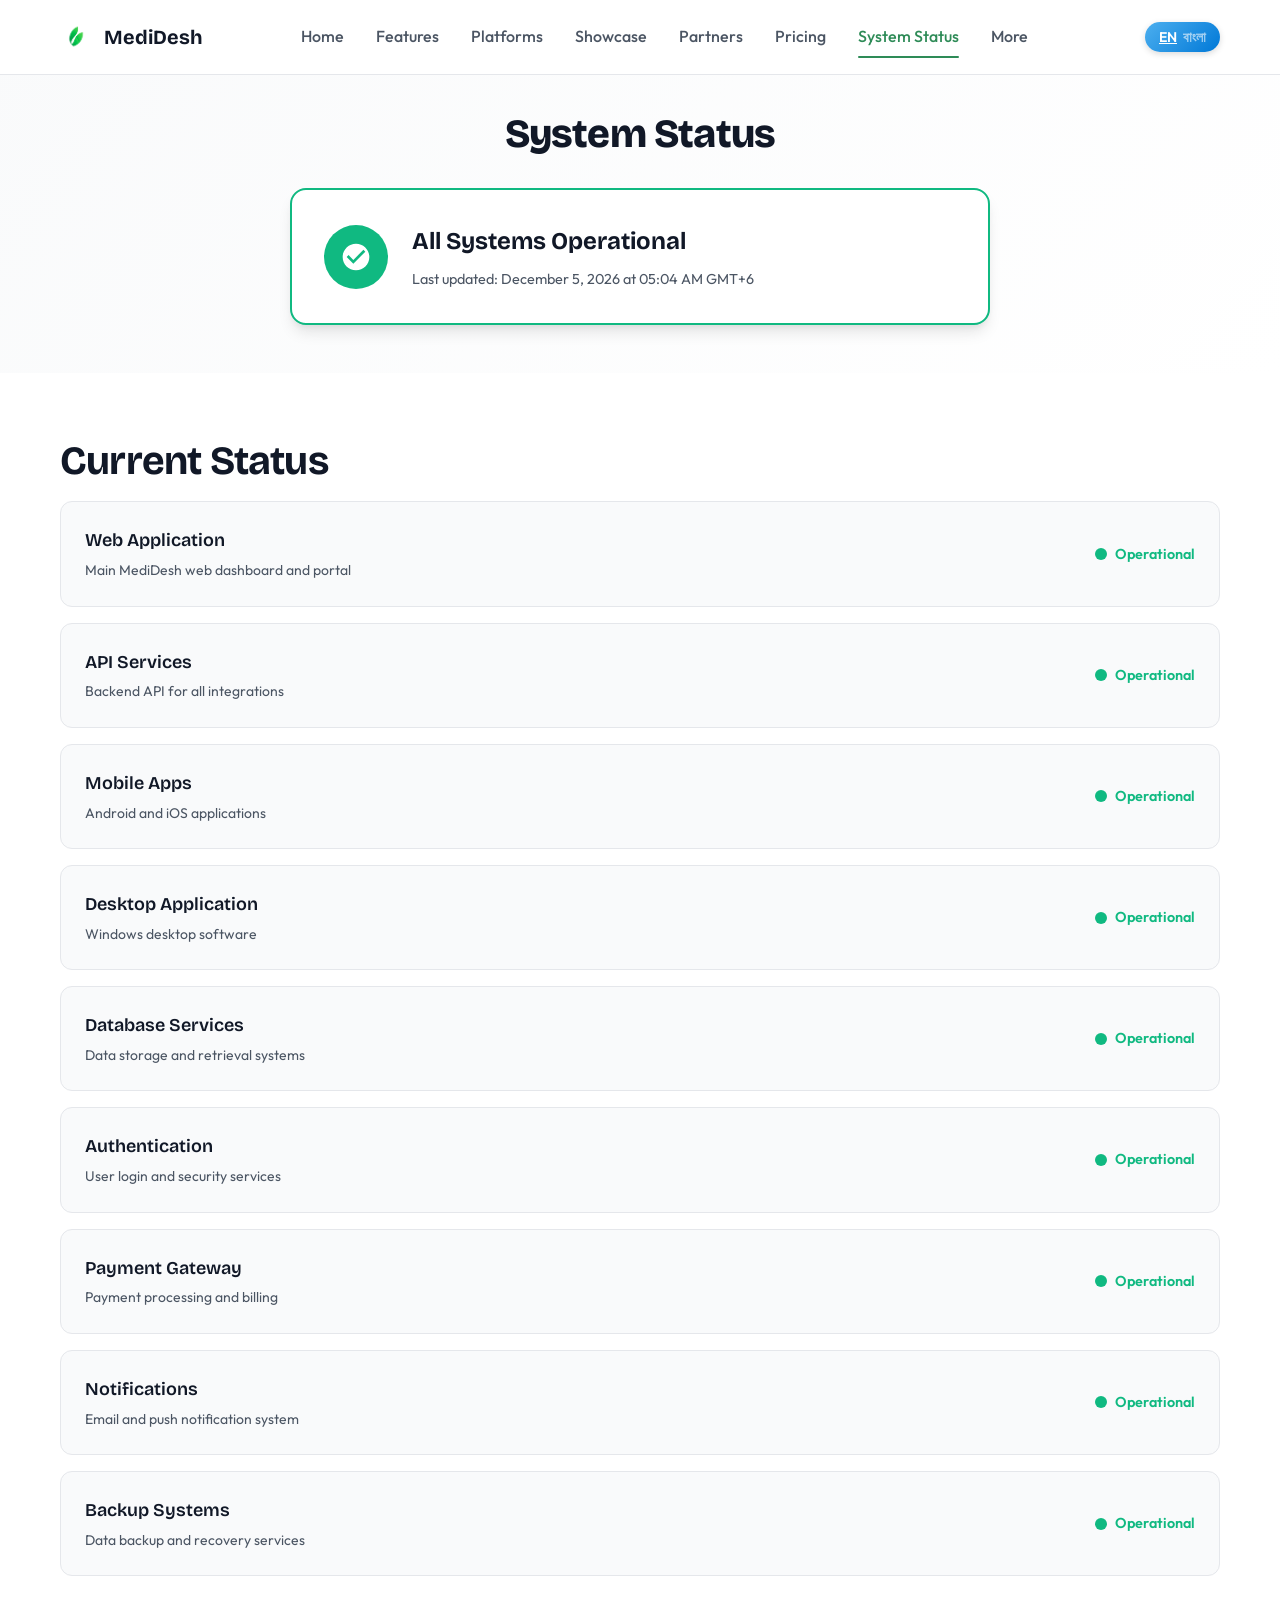
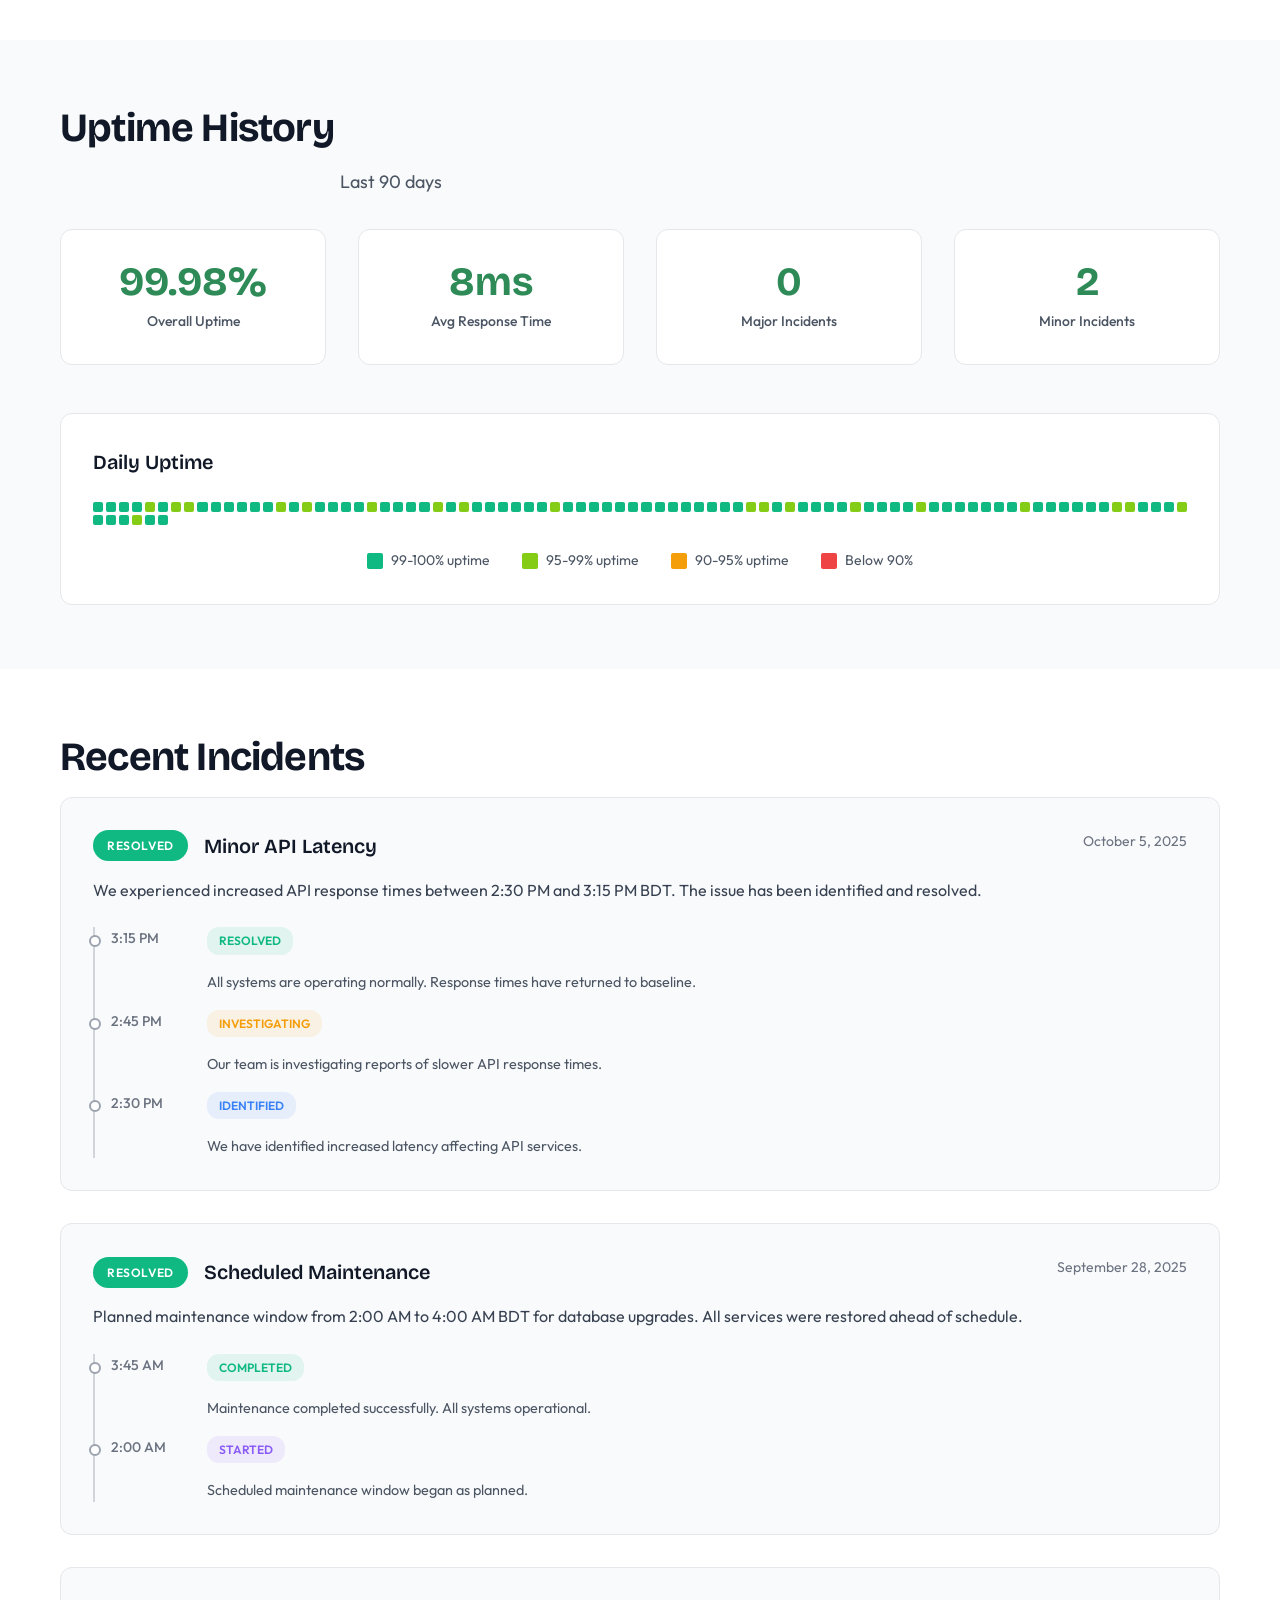
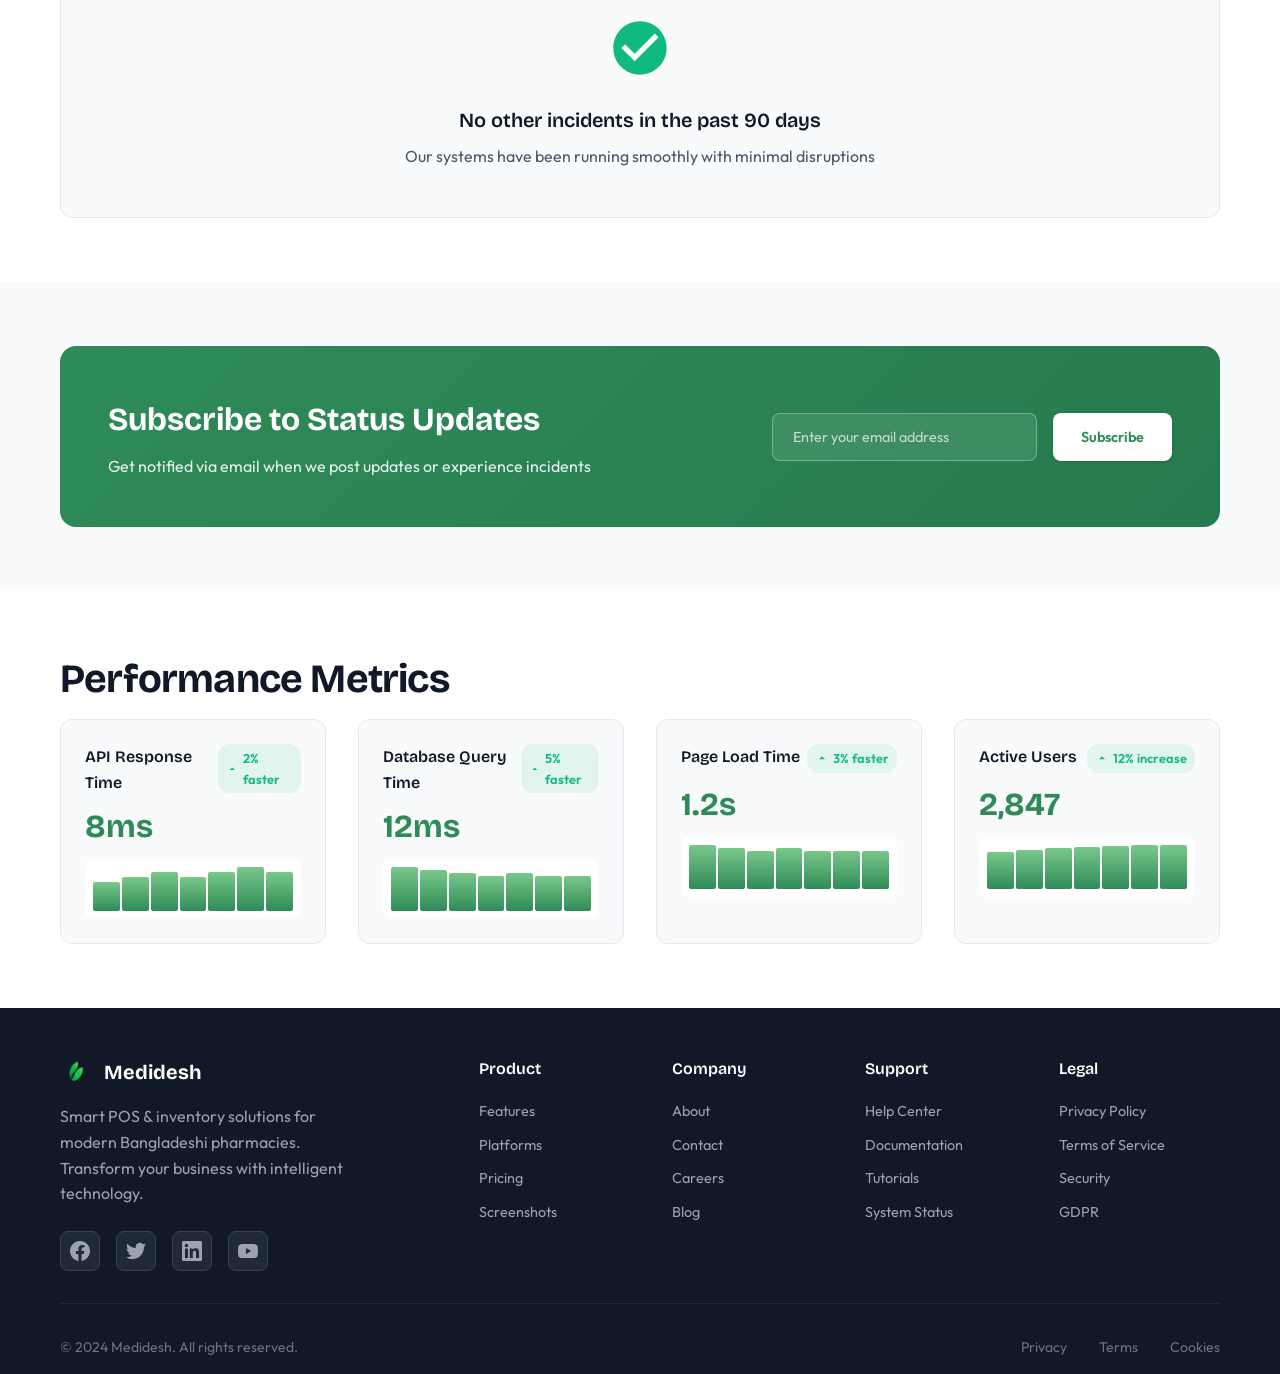
<file: pages/system-status.html>
<!DOCTYPE html>
<html lang="en">

<head>
    <meta charset="UTF-8">
    <meta name="viewport" content="width=device-width, initial-scale=1.0">
    <title>System Status - MediDesh</title>
    <meta name="description"
        content="Check the current status of MediDesh services and view our uptime history. Real-time monitoring of all systems.">
    <link rel="icon" href="../assets/favicon.png">
    <link
        href="https://fonts.googleapis.com/css2?family=Bricolage+Grotesque:opsz,wght@12..96,400;12..96,500;12..96,600;12..96,700;12..96,800&family=Outfit:wght@100..900&display=swap"
        rel="stylesheet">
    <link rel="stylesheet" href="../css/site.css">
    <link rel="stylesheet" href="../css/system-status.css">
</head>

<body>
    <header class="header">
        <div class="container">
            <div class="header-inner">
                <a class="brand" href="../index.html">
                    <img src="../assets/logo1.png" alt="MediDesh logo" class="logo">
                    <span class="brand-name">MediDesh</span>
                </a>
                <nav class="nav" id="navigation">
                    <a href="../index.html" class="nav-link">Home</a>
                    <a href="../index.html#features" class="nav-link">Features</a>
                    <a href="../index.html#platforms" class="nav-link">Platforms</a>
                    <a href="../index.html#showcase" class="nav-link">Showcase</a>
                    <a href="../index.html#partners" class="nav-link">Partners</a>
                    <a href="../index.html#pricing" class="nav-link">Pricing</a>
                    <a href="../pages/system-status.html" class="nav-link active">System Status</a>
                    <div class="dropdown">
                        <a href="#" class="nav-link">More</a>
                        <div class="dropdown-content">
                            <a href="../pages/about.html">About</a>
                            <a href="../pages/contact.html">Contact</a>
                            <a href="../pages/help-center.html">Help Center</a>
                            <a href="../pages/tutorials.html">Tutorials</a>
                            <a href="../pages/blog.html">Blog</a>

                        </div>
                    </div>
                </nav>
                <div class="header-actions">
                    <button class="lang-toggle" aria-label="Toggle language">
                        <span class="lang-option active">EN</span>
                        <span class="lang-option">বাংলা</span>
                    </button>
                    <button class="menu-toggle" aria-label="Toggle menu" id="menuToggle">
                        <span></span>
                        <span></span>
                        <span></span>
                    </button>
                </div>
            </div>
        </div>
    </header>

    <main>
        <section class="status-hero">
            <div class="container">
                <div class="hero-content">
                    <h1 class="hero-title">System Status</h1>
                    <div class="overall-status">
                        <div class="status-indicator operational">
                            <div class="status-icon">
                                <svg viewBox="0 0 24 24" fill="currentColor">
                                    <path
                                        d="M12 2C6.48 2 2 6.48 2 12s4.48 10 10 10 10-4.48 10-10S17.52 2 12 2zm-2 15l-5-5 1.41-1.41L10 14.17l7.59-7.59L19 8l-9 9z" />
                                </svg>
                            </div>
                            <div class="status-text">
                                <h2>All Systems Operational</h2>
                                <p>Last updated: <span id="lastUpdated">October 8, 2025 at 2:45 PM BDT</span></p>
                            </div>
                        </div>
                    </div>
                </div>
            </div>
        </section>

        <section class="current-status">
            <div class="container">
                <h2 class="section-title">Current Status</h2>
                <div class="services-list">
                    <div class="service-item">
                        <div class="service-info">
                            <h3>Web Application</h3>
                            <p>Main MediDesh web dashboard and portal</p>
                        </div>
                        <div class="service-status operational">
                            <span class="status-dot"></span>
                            <span class="status-label">Operational</span>
                        </div>
                    </div>

                    <div class="service-item">
                        <div class="service-info">
                            <h3>API Services</h3>
                            <p>Backend API for all integrations</p>
                        </div>
                        <div class="service-status operational">
                            <span class="status-dot"></span>
                            <span class="status-label">Operational</span>
                        </div>
                    </div>

                    <div class="service-item">
                        <div class="service-info">
                            <h3>Mobile Apps</h3>
                            <p>Android and iOS applications</p>
                        </div>
                        <div class="service-status operational">
                            <span class="status-dot"></span>
                            <span class="status-label">Operational</span>
                        </div>
                    </div>

                    <div class="service-item">
                        <div class="service-info">
                            <h3>Desktop Application</h3>
                            <p>Windows desktop software</p>
                        </div>
                        <div class="service-status operational">
                            <span class="status-dot"></span>
                            <span class="status-label">Operational</span>
                        </div>
                    </div>

                    <div class="service-item">
                        <div class="service-info">
                            <h3>Database Services</h3>
                            <p>Data storage and retrieval systems</p>
                        </div>
                        <div class="service-status operational">
                            <span class="status-dot"></span>
                            <span class="status-label">Operational</span>
                        </div>
                    </div>

                    <div class="service-item">
                        <div class="service-info">
                            <h3>Authentication</h3>
                            <p>User login and security services</p>
                        </div>
                        <div class="service-status operational">
                            <span class="status-dot"></span>
                            <span class="status-label">Operational</span>
                        </div>
                    </div>

                    <div class="service-item">
                        <div class="service-info">
                            <h3>Payment Gateway</h3>
                            <p>Payment processing and billing</p>
                        </div>
                        <div class="service-status operational">
                            <span class="status-dot"></span>
                            <span class="status-label">Operational</span>
                        </div>
                    </div>

                    <div class="service-item">
                        <div class="service-info">
                            <h3>Notifications</h3>
                            <p>Email and push notification system</p>
                        </div>
                        <div class="service-status operational">
                            <span class="status-dot"></span>
                            <span class="status-label">Operational</span>
                        </div>
                    </div>

                    <div class="service-item">
                        <div class="service-info">
                            <h3>Backup Systems</h3>
                            <p>Data backup and recovery services</p>
                        </div>
                        <div class="service-status operational">
                            <span class="status-dot"></span>
                            <span class="status-label">Operational</span>
                        </div>
                    </div>
                </div>
            </div>
        </section>

        <section class="uptime-section">
            <div class="container">
                <h2 class="section-title">Uptime History</h2>
                <p class="section-subtitle">Last 90 days</p>

                <div class="uptime-stats">
                    <div class="uptime-stat">
                        <div class="stat-value">99.98%</div>
                        <div class="stat-label">Overall Uptime</div>
                    </div>
                    <div class="uptime-stat">
                        <div class="stat-value">8ms</div>
                        <div class="stat-label">Avg Response Time</div>
                    </div>
                    <div class="uptime-stat">
                        <div class="stat-value">0</div>
                        <div class="stat-label">Major Incidents</div>
                    </div>
                    <div class="uptime-stat">
                        <div class="stat-value">2</div>
                        <div class="stat-label">Minor Incidents</div>
                    </div>
                </div>

                <div class="uptime-chart">
                    <h3>Daily Uptime</h3>
                    <div class="chart-container">
                        <div class="chart-grid" id="uptimeChart">
                            <!-- Generated by JavaScript -->
                        </div>
                        <div class="chart-legend">
                            <div class="legend-item">
                                <span class="legend-color excellent"></span>
                                <span>99-100% uptime</span>
                            </div>
                            <div class="legend-item">
                                <span class="legend-color good"></span>
                                <span>95-99% uptime</span>
                            </div>
                            <div class="legend-item">
                                <span class="legend-color degraded"></span>
                                <span>90-95% uptime</span>
                            </div>
                            <div class="legend-item">
                                <span class="legend-color down"></span>
                                <span>Below 90%</span>
                            </div>
                        </div>
                    </div>
                </div>
            </div>
        </section>

        <section class="incidents-section">
            <div class="container">
                <h2 class="section-title">Recent Incidents</h2>
                <div class="incidents-list">
                    <div class="incident-item resolved">
                        <div class="incident-header">
                            <div class="incident-status">
                                <span class="status-badge resolved">Resolved</span>
                                <h3>Minor API Latency</h3>
                            </div>
                            <span class="incident-date">October 5, 2025</span>
                        </div>
                        <p class="incident-description">We experienced increased API response times between 2:30 PM and
                            3:15 PM BDT. The issue has been identified and resolved.</p>
                        <div class="incident-timeline">
                            <div class="timeline-item">
                                <span class="timeline-time">3:15 PM</span>
                                <span class="timeline-status resolved">Resolved</span>
                                <p>All systems are operating normally. Response times have returned to baseline.</p>
                            </div>
                            <div class="timeline-item">
                                <span class="timeline-time">2:45 PM</span>
                                <span class="timeline-status investigating">Investigating</span>
                                <p>Our team is investigating reports of slower API response times.</p>
                            </div>
                            <div class="timeline-item">
                                <span class="timeline-time">2:30 PM</span>
                                <span class="timeline-status identified">Identified</span>
                                <p>We have identified increased latency affecting API services.</p>
                            </div>
                        </div>
                    </div>

                    <div class="incident-item resolved">
                        <div class="incident-header">
                            <div class="incident-status">
                                <span class="status-badge resolved">Resolved</span>
                                <h3>Scheduled Maintenance</h3>
                            </div>
                            <span class="incident-date">September 28, 2025</span>
                        </div>
                        <p class="incident-description">Planned maintenance window from 2:00 AM to 4:00 AM BDT for
                            database upgrades. All services were restored ahead of schedule.</p>
                        <div class="incident-timeline">
                            <div class="timeline-item">
                                <span class="timeline-time">3:45 AM</span>
                                <span class="timeline-status resolved">Completed</span>
                                <p>Maintenance completed successfully. All systems operational.</p>
                            </div>
                            <div class="timeline-item">
                                <span class="timeline-time">2:00 AM</span>
                                <span class="timeline-status maintenance">Started</span>
                                <p>Scheduled maintenance window began as planned.</p>
                            </div>
                        </div>
                    </div>

                    <div class="no-incidents">
                        <svg viewBox="0 0 24 24" fill="currentColor">
                            <path
                                d="M12 2C6.48 2 2 6.48 2 12s4.48 10 10 10 10-4.48 10-10S17.52 2 12 2zm-2 15l-5-5 1.41-1.41L10 14.17l7.59-7.59L19 8l-9 9z" />
                        </svg>
                        <h3>No other incidents in the past 90 days</h3>
                        <p>Our systems have been running smoothly with minimal disruptions</p>
                    </div>
                </div>
            </div>
        </section>

        <section class="subscribe-section">
            <div class="container">
                <div class="subscribe-card">
                    <div class="subscribe-content">
                        <h2>Subscribe to Status Updates</h2>
                        <p>Get notified via email when we post updates or experience incidents</p>
                    </div>
                    <form class="subscribe-form" id="subscribeForm">
                        <input type="email" placeholder="Enter your email address" required>
                        <button type="submit" class="btn btn-primary">Subscribe</button>
                    </form>
                </div>
            </div>
        </section>

        <section class="metrics-section">
            <div class="container">
                <h2 class="section-title">Performance Metrics</h2>
                <div class="metrics-grid">
                    <div class="metric-card">
                        <div class="metric-header">
                            <h3>API Response Time</h3>
                            <span class="metric-trend up">
                                <svg viewBox="0 0 24 24" fill="currentColor">
                                    <path d="M7 14l5-5 5 5z" />
                                </svg>
                                2% faster
                            </span>
                        </div>
                        <div class="metric-value">8ms</div>
                        <div class="metric-chart">
                            <div class="mini-chart" data-values="6,7,8,7,8,9,8"></div>
                        </div>
                    </div>

                    <div class="metric-card">
                        <div class="metric-header">
                            <h3>Database Query Time</h3>
                            <span class="metric-trend up">
                                <svg viewBox="0 0 24 24" fill="currentColor">
                                    <path d="M7 14l5-5 5 5z" />
                                </svg>
                                5% faster
                            </span>
                        </div>
                        <div class="metric-value">12ms</div>
                        <div class="metric-chart">
                            <div class="mini-chart" data-values="15,14,13,12,13,12,12"></div>
                        </div>
                    </div>

                    <div class="metric-card">
                        <div class="metric-header">
                            <h3>Page Load Time</h3>
                            <span class="metric-trend up">
                                <svg viewBox="0 0 24 24" fill="currentColor">
                                    <path d="M7 14l5-5 5 5z" />
                                </svg>
                                3% faster
                            </span>
                        </div>
                        <div class="metric-value">1.2s</div>
                        <div class="metric-chart">
                            <div class="mini-chart" data-values="1.4,1.3,1.2,1.3,1.2,1.2,1.2"></div>
                        </div>
                    </div>

                    <div class="metric-card">
                        <div class="metric-header">
                            <h3>Active Users</h3>
                            <span class="metric-trend up">
                                <svg viewBox="0 0 24 24" fill="currentColor">
                                    <path d="M7 14l5-5 5 5z" />
                                </svg>
                                12% increase
                            </span>
                        </div>
                        <div class="metric-value">2,847</div>
                        <div class="metric-chart">
                            <div class="mini-chart" data-values="2400,2500,2600,2700,2750,2800,2847"></div>
                        </div>
                    </div>
                </div>
            </div>
        </section>
    </main>

   <footer class="footer">
    <div class="container">
      <div class="footer-content">
        <div class="footer-brand">
          <a class="brand" href="index.html">
            <img src="../assets/logo1.png" alt="Medidesh logo" class="logo">
            <span class="brand-name">Medidesh</span>
          </a>
          <p class="footer-description">Smart POS & inventory solutions for modern Bangladeshi pharmacies. Transform
            your business with intelligent technology.</p>
          <div class="footer-social">
            <a href="#" class="social-link" aria-label="Facebook">
              <svg viewBox="0 0 24 24" fill="currentColor">
                <path
                  d="M24 12.073c0-6.627-5.373-12-12-12s-12 5.373-12 12c0 5.99 4.388 10.954 10.125 11.854v-8.385H7.078v-3.47h3.047V9.43c0-3.007 1.792-4.669 4.533-4.669 1.312 0 2.686.235 2.686.235v2.953H15.83c-1.491 0-1.956.925-1.956 1.874v2.25h3.328l-.532 3.47h-2.796v8.385C19.612 23.027 24 18.062 24 12.073z" />
              </svg>
            </a>
            <a href="#" class="social-link" aria-label="Twitter">
              <svg viewBox="0 0 24 24" fill="currentColor">
                <path
                  d="M23.953 4.57a10 10 0 01-2.825.775 4.958 4.958 0 002.163-2.723c-.951.555-2.005.959-3.127 1.184a4.92 4.92 0 00-8.384 4.482C7.69 8.095 4.067 6.13 1.64 3.162a4.822 4.822 0 00-.666 2.475c0 1.71.87 3.213 2.188 4.096a4.904 4.904 0 01-2.228-.616v.06a4.923 4.923 0 003.946 4.827 4.996 4.996 0 01-2.212.085 4.936 4.936 0 004.604 3.417 9.867 9.867 0 01-6.102 2.105c-.39 0-.779-.023-1.17-.067a13.995 13.995 0 007.557 2.209c9.053 0 13.998-7.496 13.998-13.985 0-.21 0-.42-.015-.63A9.935 9.935 0 0024 4.59z" />
              </svg>
            </a>
            <a href="#" class="social-link" aria-label="LinkedIn">
              <svg viewBox="0 0 24 24" fill="currentColor">
                <path
                  d="M20.447 20.452h-3.554v-5.569c0-1.328-.027-3.037-1.852-3.037-1.853 0-2.136 1.445-2.136 2.939v5.667H9.351V9h3.414v1.561h.046c.477-.9 1.637-1.85 3.37-1.85 3.601 0 4.267 2.37 4.267 5.455v6.286zM5.337 7.433c-1.144 0-2.063-.926-2.063-2.065 0-1.138.92-2.063 2.063-2.063 1.14 0 2.064.925 2.064 2.063 0 1.139-.925 2.065-2.064 2.065zm1.782 13.019H3.555V9h3.564v11.452zM22.225 0H1.771C.792 0 0 .774 0 1.729v20.542C0 23.227.792 24 1.771 24h20.451C23.2 24 24 23.227 24 22.271V1.729C24 .774 23.2 0 22.222 0h.003z" />
              </svg>
            </a>
            <a href="#" class="social-link" aria-label="YouTube">
              <svg viewBox="0 0 24 24" fill="currentColor">
                <path
                  d="M23.498 6.186a3.016 3.016 0 0 0-2.122-2.136C19.505 3.545 12 3.545 12 3.545s-7.505 0-9.377.505A3.017 3.017 0 0 0 .502 6.186C0 8.07 0 12 0 12s0 3.93.502 5.814a3.016 3.016 0 0 0 2.122 2.136c1.871.505 9.376.505 9.376.505s7.505 0 9.377-.505a3.015 3.015 0 0 0 2.122-2.136C24 15.93 24 12 24 12s0-3.93-.502-5.814zM9.545 15.568V8.432L15.818 12l-6.273 3.568z" />
              </svg>
            </a>
          </div>
        </div>

        <div class="footer-links">
          <div class="footer-column">
            <h4 class="footer-title">Product</h4>
            <ul class="footer-list">
              <li><a href="#features">Features</a></li>
              <li><a href="#platforms">Platforms</a></li>
              <li><a href="#pricing">Pricing</a></li>
              <li><a href="#showcase">Screenshots</a></li>
            </ul>
          </div>
          <div class="footer-column">
            <h4 class="footer-title">Company</h4>
            <ul class="footer-list">
              <li><a href="../pages/about.html">About</a></li>
              <li><a href="../pages/contact.html">Contact</a></li>
              <li><a href="../pages/careers.html">Careers</a></li>
              <li><a href="../pages/blog.html">Blog</a></li>
            </ul>
          </div>
          <div class="footer-column">
            <h4 class="footer-title">Support</h4>
            <ul class="footer-list">
              <li><a href="../pages/help-center.html">Help Center</a></li>
              <li><a href="../pages/documentation.html">Documentation</a></li>
              <li><a href="../pages/tutorials.html">Tutorials</a></li>
              <li><a href="../pages/status.html">System Status</a></li>
            </ul>
          </div>
          <div class="footer-column">
            <h4 class="footer-title">Legal</h4>
            <ul class="footer-list">
              <li><a href="../pages/privacy.html">Privacy Policy</a></li>
              <li><a href="../pages/terms.html">Terms of Service</a></li>
              <li><a href="../pages/security.html">Security</a></li>
              <li><a href="../pages/gdpr.html">GDPR</a></li>
            </ul>
          </div>
        </div>
      </div>

      <div class="footer-bottom">
        <div class="footer-bottom-content">
          <p class="footer-copyright">© 2024 Medidesh. All rights reserved.</p>
          <div class="footer-bottom-links">
            <a href="../pages/privacy.html">Privacy</a>
            <a href="../pages/terms.html">Terms</a>
            <a href="../pages/cookies.html">Cookies</a>
          </div>
        </div>
      </div>
    </div>
  </footer>

    <script src="../js/main.js"></script>
    <script src="../js/system-status.js"></script>
</body>

</html>
</file>
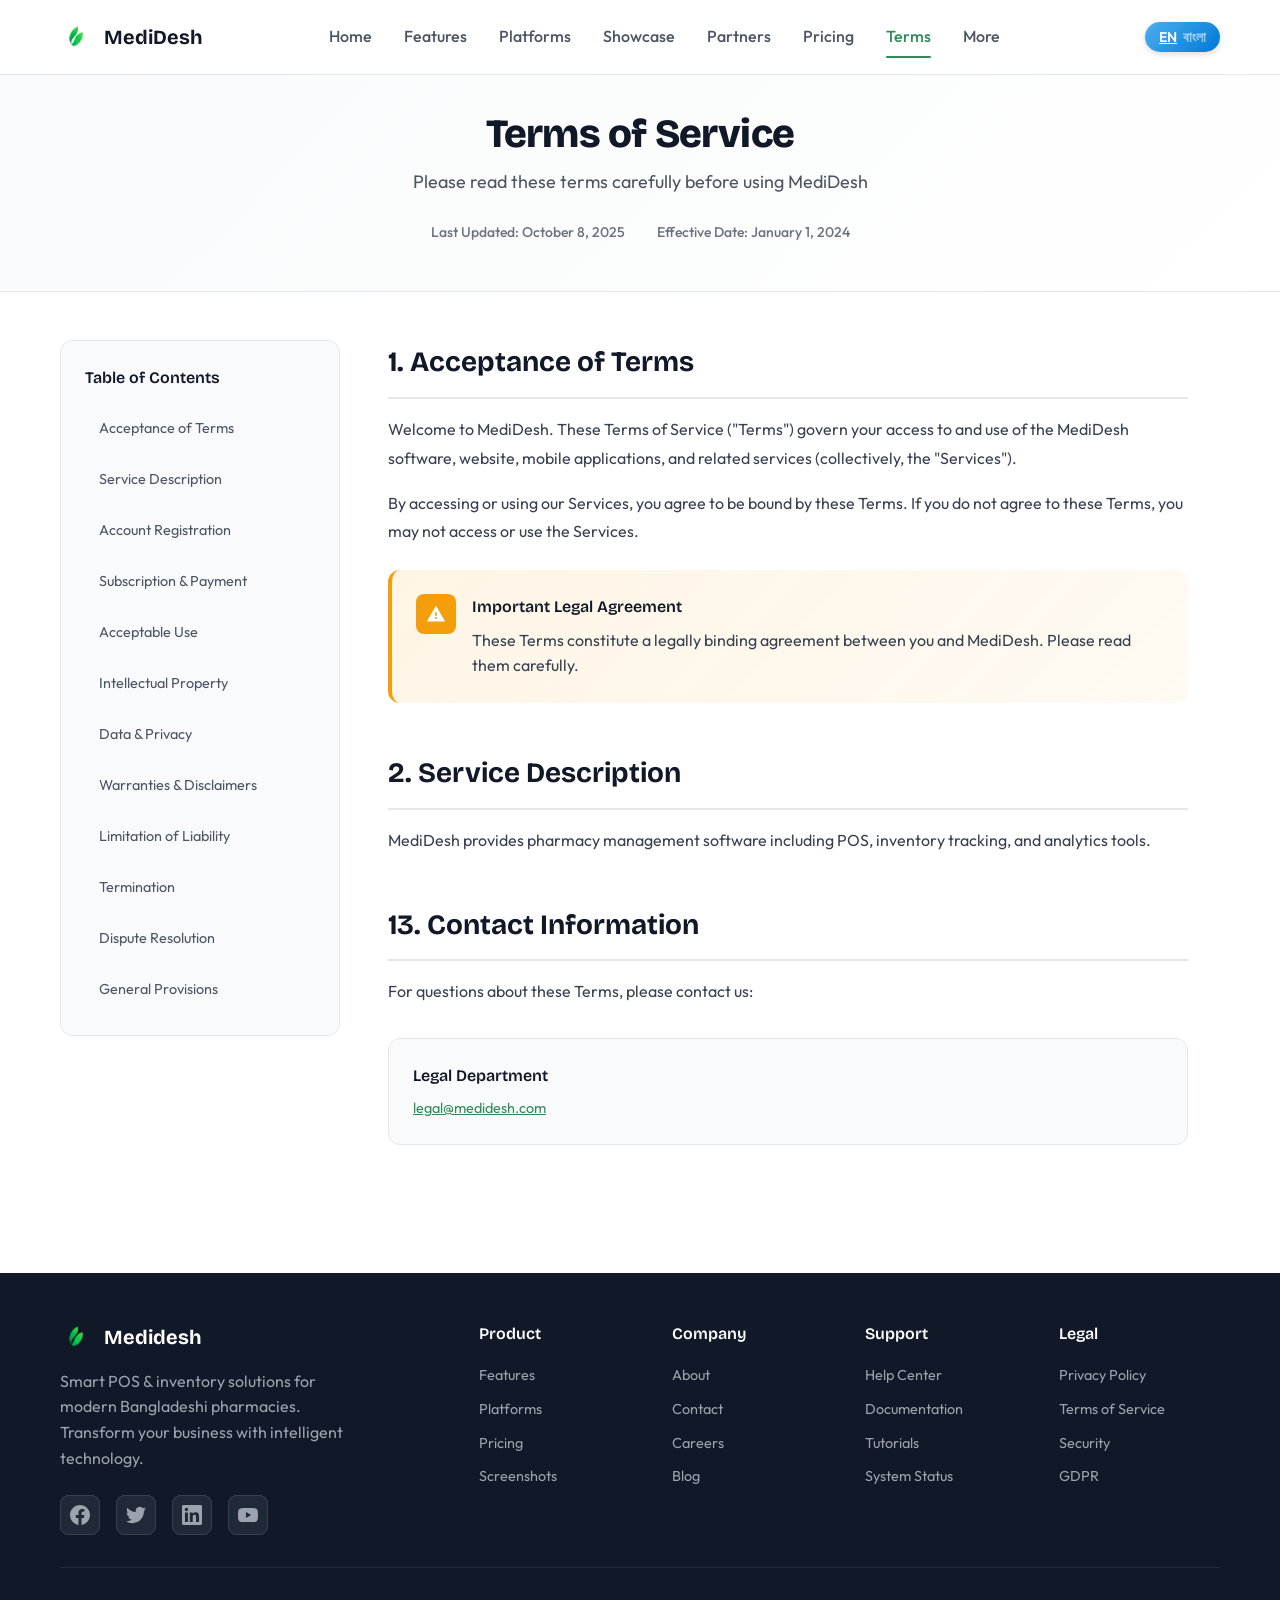
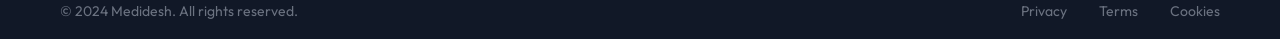
<file: pages/terms.html>
<!DOCTYPE html>
<html lang="en">

<head>
    <meta charset="UTF-8">
    <meta name="viewport" content="width=device-width, initial-scale=1.0">
    <title>Terms of Service - MediDesh</title>
    <meta name="description" content="MediDesh Terms of Service - Read our terms and conditions for using our pharmacy management software and services.">
    <link rel="icon" href="../assets/favicon.png">
    <link href="https://fonts.googleapis.com/css2?family=Bricolage+Grotesque:opsz,wght@12..96,400;12..96,500;12..96,600;12..96,700;12..96,800&family=Outfit:wght@100..900&display=swap" rel="stylesheet">
    
    <link rel="stylesheet" href="../css/site.css">
    <link rel="stylesheet" href="../css/terms.css">
</head>

<body>
    <header class="header">
        <div class="container">
            <div class="header-inner">
                <a class="brand" href="../index.html">
                    <img src="../assets/logo1.png" alt="MediDesh logo" class="logo">
                    <span class="brand-name">MediDesh</span>
                </a>
                 <nav class="nav" id="navigation">
                    <a href="../index.html" class="nav-link">Home</a>
                    <a href="../index.html#features" class="nav-link">Features</a>
                    <a href="../index.html#platforms" class="nav-link">Platforms</a>
                    <a href="../index.html#showcase" class="nav-link">Showcase</a>
                    <a href="../index.html#partners" class="nav-link">Partners</a>
                    <a href="../index.html#pricing" class="nav-link">Pricing</a>
                    <a href="../pages/terms.html" class="nav-link active">Terms</a>
                    <div class="dropdown">
                        <a href="#" class="nav-link">More</a>
                        <div class="dropdown-content">
                            <a href="../pages/about.html">About</a>
                            <a href="../pages/contact.html">Contact</a>
                            <a href="../pages/help-center.html">Help Center</a>
                            <a href="../pages/tutorials.html">Tutorials</a>
                            <a href="../pages/blog.html">Blog</a>
                        </div>
                    </div>
                </nav>
                <div class="header-actions">
                    <button class="lang-toggle" aria-label="Toggle language">
                        <span class="lang-option active">EN</span>
                        <span class="lang-option">বাংলা</span>
                    </button>
                    <button class="menu-toggle" aria-label="Toggle menu" id="menuToggle">
                        <span></span>
                        <span></span>
                        <span></span>
                    </button>
                </div>
            </div>
        </div>
    </header>

    <main class="legal-page">
        <section class="legal-hero">
            <div class="container">
                <div class="hero-content">
                    <h1 class="hero-title">Terms of Service</h1>
                    <p class="hero-subtitle">Please read these terms carefully before using MediDesh</p>
                    <div class="hero-meta">
                        <span class="meta-item">Last Updated: October 8, 2025</span>
                        <span class="meta-item">Effective Date: January 1, 2024</span>
                    </div>
                </div>
            </div>
        </section>

        <div class="legal-container">
            <div class="container">
                <div class="legal-layout">
                    <aside class="legal-sidebar">
                        <div class="sidebar-sticky">
                            <h3 class="sidebar-title">Table of Contents</h3>
                            <nav class="sidebar-nav">
                                <a href="#acceptance" class="sidebar-link active">Acceptance of Terms</a>
                                <a href="#description" class="sidebar-link">Service Description</a>
                                <a href="#account" class="sidebar-link">Account Registration</a>
                                <a href="#subscription" class="sidebar-link">Subscription & Payment</a>
                                <a href="#usage" class="sidebar-link">Acceptable Use</a>
                                <a href="#intellectual" class="sidebar-link">Intellectual Property</a>
                                <a href="#data" class="sidebar-link">Data & Privacy</a>
                                <a href="#warranties" class="sidebar-link">Warranties & Disclaimers</a>
                                <a href="#limitation" class="sidebar-link">Limitation of Liability</a>
                                <a href="#termination" class="sidebar-link">Termination</a>
                                <a href="#disputes" class="sidebar-link">Dispute Resolution</a>
                                <a href="#general" class="sidebar-link">General Provisions</a>
                            </nav>
                        </div>
                    </aside>

                    <article class="legal-content">
                        <section id="acceptance" class="content-section">
                            <h2>1. Acceptance of Terms</h2>
                            <p>Welcome to MediDesh. These Terms of Service ("Terms") govern your access to and use of the MediDesh software, website, mobile applications, and related services (collectively, the "Services").</p>
                            <p>By accessing or using our Services, you agree to be bound by these Terms. If you do not agree to these Terms, you may not access or use the Services.</p>

                            <div class="warning-box">
                                <div class="warning-icon">
                                    <svg viewBox="0 0 24 24" fill="currentColor">
                                        <path d="M1 21h22L12 2 1 21zm12-3h-2v-2h2v2zm0-4h-2v-4h2v4z" />
                                    </svg>
                                </div>
                                <div class="warning-content">
                                    <h4>Important Legal Agreement</h4>
                                    <p>These Terms constitute a legally binding agreement between you and MediDesh. Please read them carefully.</p>
                                </div>
                            </div>
                        </section>

                        <section id="description" class="content-section">
                            <h2>2. Service Description</h2>
                            <p>MediDesh provides pharmacy management software including POS, inventory tracking, and analytics tools.</p>
                        </section>
                        
                        <section id="contact" class="content-section">
                            <h2>13. Contact Information</h2>
                            <p>For questions about these Terms, please contact us:</p>
                            <div class="contact-grid">
                                <div class="contact-method">
                                    <h4>Legal Department</h4>
                                    <p><a href="mailto:legal@medidesh.com">legal@medidesh.com</a></p>
                                </div>
                            </div>
                        </section>
                    </article>
                </div>
            </div>
        </div>
    </main>

  <footer class="footer">
    <div class="container">
      <div class="footer-content">
        <div class="footer-brand">
          <a class="brand" href="index.html">
            <img src="../assets/logo1.png" alt="Medidesh logo" class="logo">
            <span class="brand-name">Medidesh</span>
          </a>
          <p class="footer-description">Smart POS & inventory solutions for modern Bangladeshi pharmacies. Transform
            your business with intelligent technology.</p>
          <div class="footer-social">
            <a href="#" class="social-link" aria-label="Facebook">
              <svg viewBox="0 0 24 24" fill="currentColor">
                <path
                  d="M24 12.073c0-6.627-5.373-12-12-12s-12 5.373-12 12c0 5.99 4.388 10.954 10.125 11.854v-8.385H7.078v-3.47h3.047V9.43c0-3.007 1.792-4.669 4.533-4.669 1.312 0 2.686.235 2.686.235v2.953H15.83c-1.491 0-1.956.925-1.956 1.874v2.25h3.328l-.532 3.47h-2.796v8.385C19.612 23.027 24 18.062 24 12.073z" />
              </svg>
            </a>
            <a href="#" class="social-link" aria-label="Twitter">
              <svg viewBox="0 0 24 24" fill="currentColor">
                <path
                  d="M23.953 4.57a10 10 0 01-2.825.775 4.958 4.958 0 002.163-2.723c-.951.555-2.005.959-3.127 1.184a4.92 4.92 0 00-8.384 4.482C7.69 8.095 4.067 6.13 1.64 3.162a4.822 4.822 0 00-.666 2.475c0 1.71.87 3.213 2.188 4.096a4.904 4.904 0 01-2.228-.616v.06a4.923 4.923 0 003.946 4.827 4.996 4.996 0 01-2.212.085 4.936 4.936 0 004.604 3.417 9.867 9.867 0 01-6.102 2.105c-.39 0-.779-.023-1.17-.067a13.995 13.995 0 007.557 2.209c9.053 0 13.998-7.496 13.998-13.985 0-.21 0-.42-.015-.63A9.935 9.935 0 0024 4.59z" />
              </svg>
            </a>
            <a href="#" class="social-link" aria-label="LinkedIn">
              <svg viewBox="0 0 24 24" fill="currentColor">
                <path
                  d="M20.447 20.452h-3.554v-5.569c0-1.328-.027-3.037-1.852-3.037-1.853 0-2.136 1.445-2.136 2.939v5.667H9.351V9h3.414v1.561h.046c.477-.9 1.637-1.85 3.37-1.85 3.601 0 4.267 2.37 4.267 5.455v6.286zM5.337 7.433c-1.144 0-2.063-.926-2.063-2.065 0-1.138.92-2.063 2.063-2.063 1.14 0 2.064.925 2.064 2.063 0 1.139-.925 2.065-2.064 2.065zm1.782 13.019H3.555V9h3.564v11.452zM22.225 0H1.771C.792 0 0 .774 0 1.729v20.542C0 23.227.792 24 1.771 24h20.451C23.2 24 24 23.227 24 22.271V1.729C24 .774 23.2 0 22.222 0h.003z" />
              </svg>
            </a>
            <a href="#" class="social-link" aria-label="YouTube">
              <svg viewBox="0 0 24 24" fill="currentColor">
                <path
                  d="M23.498 6.186a3.016 3.016 0 0 0-2.122-2.136C19.505 3.545 12 3.545 12 3.545s-7.505 0-9.377.505A3.017 3.017 0 0 0 .502 6.186C0 8.07 0 12 0 12s0 3.93.502 5.814a3.016 3.016 0 0 0 2.122 2.136c1.871.505 9.376.505 9.376.505s7.505 0 9.377-.505a3.015 3.015 0 0 0 2.122-2.136C24 15.93 24 12 24 12s0-3.93-.502-5.814zM9.545 15.568V8.432L15.818 12l-6.273 3.568z" />
              </svg>
            </a>
          </div>
        </div>

        <div class="footer-links">
          <div class="footer-column">
            <h4 class="footer-title">Product</h4>
            <ul class="footer-list">
              <li><a href="#features">Features</a></li>
              <li><a href="#platforms">Platforms</a></li>
              <li><a href="#pricing">Pricing</a></li>
              <li><a href="#showcase">Screenshots</a></li>
            </ul>
          </div>
          <div class="footer-column">
            <h4 class="footer-title">Company</h4>
            <ul class="footer-list">
              <li><a href="../pages/about.html">About</a></li>
              <li><a href="../pages/contact.html">Contact</a></li>
              <li><a href="../pages/careers.html">Careers</a></li>
              <li><a href="../pages/blog.html">Blog</a></li>
            </ul>
          </div>
          <div class="footer-column">
            <h4 class="footer-title">Support</h4>
            <ul class="footer-list">
              <li><a href="../pages/help-center.html">Help Center</a></li>
              <li><a href="../pages/documentation.html">Documentation</a></li>
              <li><a href="../pages/tutorials.html">Tutorials</a></li>
              <li><a href="../pages/system-status.html">System Status</a></li>
            </ul>
          </div>
          <div class="footer-column">
            <h4 class="footer-title">Legal</h4>
            <ul class="footer-list">
              <li><a href="../pages/privacy.html">Privacy Policy</a></li>
              <li><a href="../pages/terms.html">Terms of Service</a></li>
              <li><a href="../pages/security.html">Security</a></li>
              <li><a href="../pages/gdpr.html">GDPR</a></li>
            </ul>
          </div>
        </div>
      </div>

      <div class="footer-bottom">
        <div class="footer-bottom-content">
          <p class="footer-copyright">© 2024 Medidesh. All rights reserved.</p>
          <div class="footer-bottom-links">
            <a href="../pages/privacy.html">Privacy</a>
            <a href="../pages/terms.html">Terms</a>
            <a href="../pages/cookies.html">Cookies</a>
          </div>
        </div>
      </div>
    </div>
  </footer>

    <script src="../js/main.js"></script>
    <script src="../js/privacy.js"></script> 
</body>
</html>
</file>
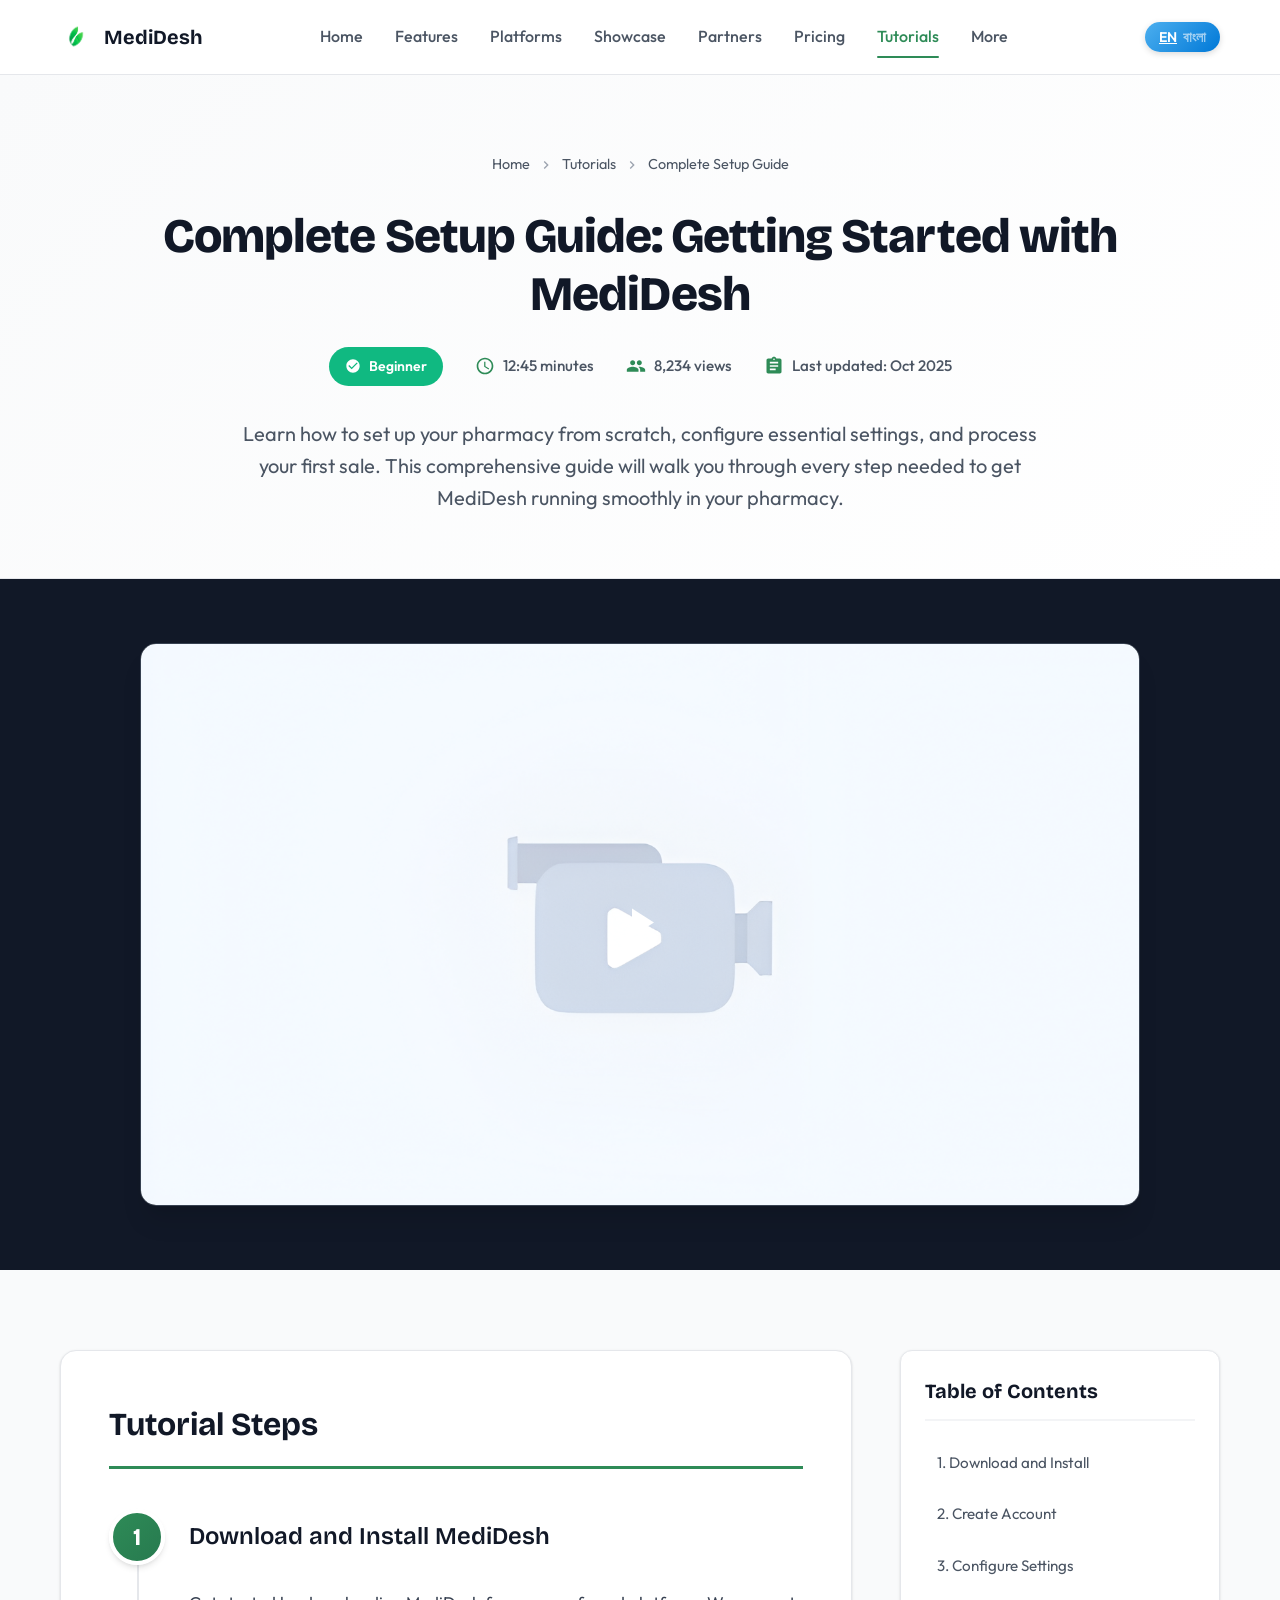
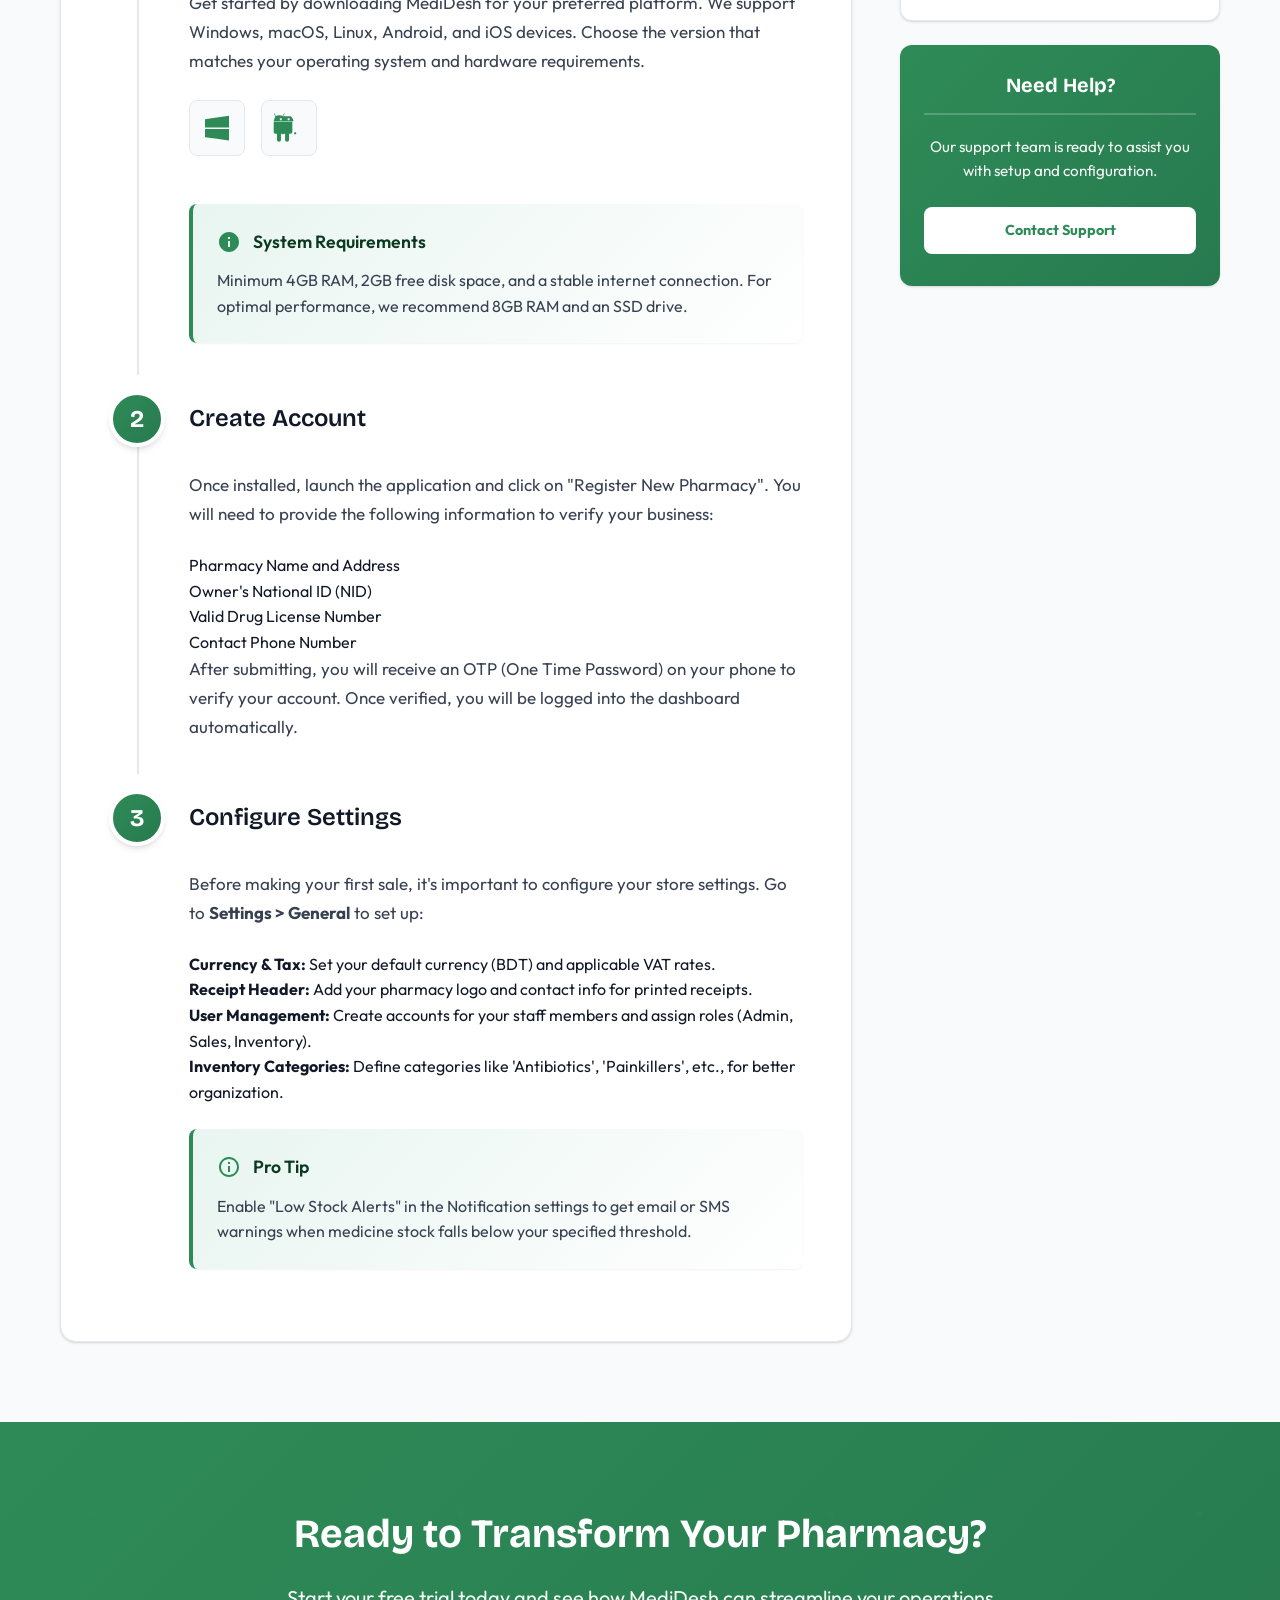
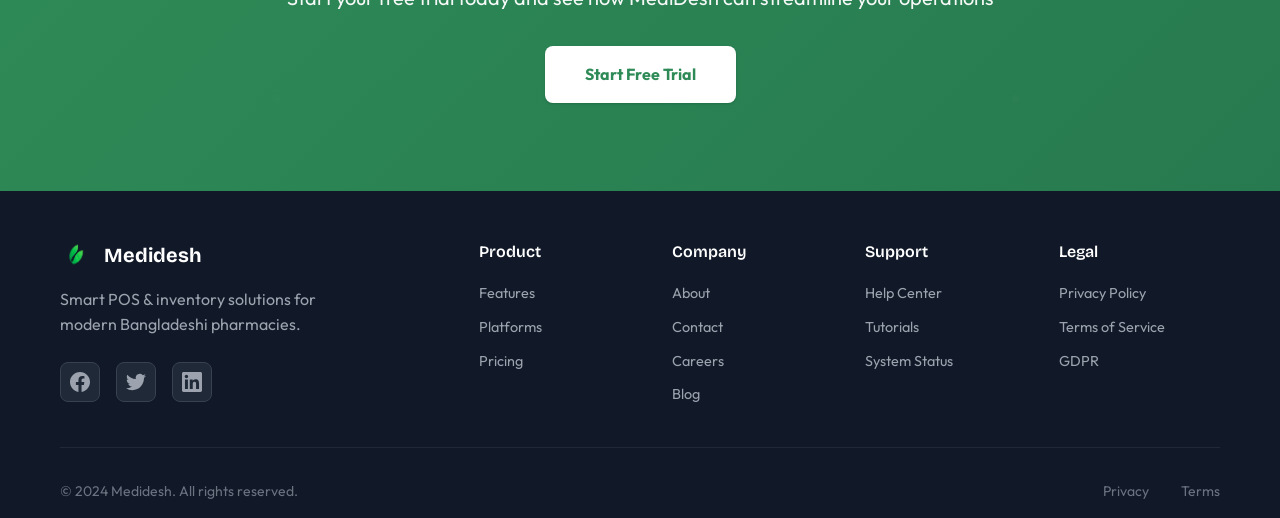
<file: pages/tutorial-details.html>
<!DOCTYPE html>
<html lang="en">
<head>
    <meta charset="UTF-8">
    <meta name="viewport" content="width=device-width, initial-scale=1.0">
    <title>Complete Setup Guide - MediDesh Learning Center</title>
    <meta name="description" content="Learn how to set up your pharmacy from scratch with MediDesh. Complete step-by-step tutorial with video guide.">
    <link rel="icon" href="../assets/favicon.png">
    <link href="https://fonts.googleapis.com/css2?family=Bricolage+Grotesque:opsz,wght@12..96,400;12..96,500;12..96,600;12..96,700;12..96,800&family=Outfit:wght@100..900&display=swap" rel="stylesheet">
    
    <link rel="stylesheet" href="../css/site.css">
    <link rel="stylesheet" href="../css/tutorial-details.css">
</head>
<body>
    <header class="header">
        <div class="container">
            <div class="header-inner">
                <a class="brand" href="../index.html">
                    <img src="../assets/logo1.png" alt="MediDesh logo" class="logo">
                    <span class="brand-name">MediDesh</span>
                </a>
                <nav class="nav" id="navigation">
                    <a href="../index.html" class="nav-link">Home</a>
                    <a href="../index.html#features" class="nav-link">Features</a>
                    <a href="../index.html#platforms" class="nav-link">Platforms</a>
                    <a href="../index.html#showcase" class="nav-link">Showcase</a>
                    <a href="../index.html#partners" class="nav-link">Partners</a>
                    <a href="../index.html#pricing" class="nav-link">Pricing</a>
                    <a href="../pages/tutorials.html" class="nav-link active">Tutorials</a>
                    <div class="dropdown">
                        <a href="#" class="nav-link">More</a>
                        <div class="dropdown-content">
                            <a href="../pages/about.html">About</a>
                            <a href="../pages/contact.html">Contact</a>
                            <a href="../pages/help-center.html">Help Center</a>
                            <a href="../pages/blog.html">Blog</a>
                        </div>
                    </div>
                </nav>
                <div class="header-actions">
                    <button class="lang-toggle" aria-label="Toggle language">
                        <span class="lang-option active">EN</span>
                        <span class="lang-option">বাংলা</span>
                    </button>
                    <button class="menu-toggle" aria-label="Toggle menu" id="menuToggle">
                        <span></span>
                        <span></span>
                        <span></span>
                    </button>
                </div>
            </div>
        </div>
    </header>

    <main class="tutorial-main">
        <section class="tutorial-header">
            <div class="container">
                <div class="breadcrumb">
                    <a href="../index.html">Home</a>
                    <svg viewBox="0 0 24 24" fill="currentColor">
                        <path d="M10 6L8.59 7.41 13.17 12l-4.58 4.59L10 18l6-6z"/>
                    </svg>
                    <a href="tutorials.html">Tutorials</a>
                    <svg viewBox="0 0 24 24" fill="currentColor">
                        <path d="M10 6L8.59 7.41 13.17 12l-4.58 4.59L10 18l6-6z"/>
                    </svg>
                    <span>Complete Setup Guide</span>
                </div>
                
                <h1 class="tutorial-title">Complete Setup Guide: Getting Started with MediDesh</h1>
                
                <div class="tutorial-meta">
                    <span class="meta-badge beginner">
                        <svg viewBox="0 0 24 24" fill="currentColor">
                            <path d="M12 2C6.48 2 2 6.48 2 12s4.48 10 10 10 10-4.48 10-10S17.52 2 12 2zm-2 15l-5-5 1.41-1.41L10 14.17l7.59-7.59L19 8l-9 9z"/>
                        </svg>
                        Beginner
                    </span>
                    <div class="meta-item">
                        <svg viewBox="0 0 24 24" fill="currentColor">
                            <path d="M11.99 2C6.47 2 2 6.48 2 12s4.47 10 9.99 10C17.52 22 22 17.52 22 12S17.52 2 11.99 2zM12 20c-4.42 0-8-3.58-8-8s3.58-8 8-8 8 3.58 8 8-3.58 8-8 8zm.5-13H11v6l5.25 3.15.75-1.23-4.5-2.67z"/>
                        </svg>
                        12:45 minutes
                    </div>
                    <div class="meta-item">
                        <svg viewBox="0 0 24 24" fill="currentColor">
                            <path d="M16 11c1.66 0 2.99-1.34 2.99-3S17.66 5 16 5c-1.66 0-3 1.34-3 3s1.34 3 3 3zm-8 0c1.66 0 2.99-1.34 2.99-3S9.66 5 8 5C6.34 5 5 6.34 5 8s1.34 3 3 3zm0 2c-2.33 0-7 1.17-7 3.5V19h14v-2.5c0-2.33-4.67-3.5-7-3.5zm8 0c-.29 0-.62.02-.97.05 1.16.84 1.97 1.97 1.97 3.45V19h6v-2.5c0-2.33-4.67-3.5-7-3.5z"/>
                        </svg>
                        8,234 views
                    </div>
                    <div class="meta-item">
                        <svg viewBox="0 0 24 24" fill="currentColor">
                            <path d="M19 3h-4.18C14.4 1.84 13.3 1 12 1c-1.3 0-2.4.84-2.82 2H5c-1.1 0-2 .9-2 2v14c0 1.1.9 2 2 2h14c1.1 0 2-.9 2-2V5c0-1.1-.9-2-2-2zm-7 0c.55 0 1 .45 1 1s-.45 1-1 1-1-.45-1-1 .45-1 1-1zm2 14H7v-2h7v2zm3-4H7v-2h10v2zm0-4H7V7h10v2z"/>
                        </svg>
                        Last updated: Oct 2025
                    </div>
                </div>
                
                <p class="tutorial-description">
                    Learn how to set up your pharmacy from scratch, configure essential settings, and process your first sale. This comprehensive guide will walk you through every step needed to get MediDesh running smoothly in your pharmacy.
                </p>
            </div>
        </section>

        <section class="video-section">
            <div class="container">
                <div class="video-wrapper">
                    <div class="video-container">
                        <img src="../assets/tutorials_placeholder.png" alt="Video Placeholder" style="width:100%; height:100%; object-fit:cover;">
                        <button class="play-button" style="position: absolute; top: 50%; left: 50%; transform: translate(-50%, -50%);">
                            <svg viewBox="0 0 24 24" fill="currentColor" style="width: 3rem; height: 3rem; color: white;">
                                <path d="M8 5v14l11-7z" />
                            </svg>
                        </button>
                    </div>
                </div>
            </div>
        </section>

        <section class="content-section">
            <div class="container">
                <div class="content-grid">
                    <div class="main-content">
                        <h2 class="section-heading">Tutorial Steps</h2>
                        
                        <div class="step-container" id="step-1">
                            <div class="step-header">
                                <div class="step-number">1</div>
                                <div class="step-title-wrapper">
                                    <h3 class="step-title">Download and Install MediDesh</h3>
                                </div>
                            </div>
                            <div class="step-content">
                                <p class="step-description">
                                    Get started by downloading MediDesh for your preferred platform. We support Windows, macOS, Linux, Android, and iOS devices. Choose the version that matches your operating system and hardware requirements.
                                </p>
                                
                                <div class="platform-icons">
                                    <div class="platform-icon" title="Windows">
                                        <svg viewBox="0 0 24 24" fill="currentColor"><path d="M3 5.45l7.5-1.05v7.28H3V5.45M10.5 4.28L21 2.85v8.83h-10.5V4.28M3 12.68h7.5v7.28L3 18.91v-6.23M10.5 19.9V12.68H21v8.77l-10.5-1.55z"/></svg>
                                    </div>
                                    <div class="platform-icon" title="Android">
                                        <svg viewBox="0 0 24 24" fill="currentColor"><path d="M16.61 15.15c-.46 0-.84.38-.84.84s.38.84.84.84.84-.38.84-.84-.38-.84-.84-.84M7.39 15.15c-.46 0-.84.38-.84.84s.38.84.84.84.84-.38.84-.84-.38-.84-.84-.84M7.62 3.18l1.06-1.83c.06-.11.02-.25-.09-.31-.11-.07-.25-.02-.31.09l-1.07 1.85c-.78-.33-1.64-.52-2.55-.52-.91 0-1.77.19-2.55.52L1.04 1.13C.98 1.02.84.97.73 1.04c-.11.06-.16.2-.09.31l1.06 1.83C1.6 4.18.85 5.46.54 6.87h14.92c-.31-1.41-1.06-2.69-2.16-3.69h-.68M6.55 6.11H5.11V4.67h1.44v1.44m5.89 0H11V4.67h1.44v1.44M.54 7.37v7.67c0 .66.54 1.2 1.2 1.2h1.25v4.51c0 .82.67 1.49 1.49 1.49.82 0 1.49-.67 1.49-1.49v-4.51h3.09v4.51c0 .82.67 1.49 1.49 1.49.82 0 1.49-.67 1.49-1.49v-4.51h1.25c.66 0 1.2-.54 1.2-1.2V7.37H.54z"/></svg>
                                    </div>
                                </div>
                                
                                <div class="info-box">
                                    <div class="info-box-header">
                                        <svg class="info-box-icon" viewBox="0 0 24 24" fill="currentColor">
                                            <path d="M12 2C6.48 2 2 6.48 2 12s4.48 10 10 10 10-4.48 10-10S17.52 2 12 2zm1 15h-2v-6h2v6zm0-8h-2V7h2v2z"/>
                                        </svg>
                                        <span class="info-box-title">System Requirements</span>
                                    </div>
                                    <div class="info-box-content">
                                        Minimum 4GB RAM, 2GB free disk space, and a stable internet connection. For optimal performance, we recommend 8GB RAM and an SSD drive.
                                    </div>
                                </div>
                            </div>
                        </div>

                        <div class="step-container" id="step-2">
                            <div class="step-header">
                                <div class="step-number">2</div>
                                <div class="step-title-wrapper">
                                    <h3 class="step-title">Create Account</h3>
                                </div>
                            </div>
                            <div class="step-content">
                                <p class="step-description">
                                    Once installed, launch the application and click on "Register New Pharmacy". You will need to provide the following information to verify your business:
                                </p>
                                <ul>
                                    <li>Pharmacy Name and Address</li>
                                    <li>Owner's National ID (NID)</li>
                                    <li>Valid Drug License Number</li>
                                    <li>Contact Phone Number</li>
                                </ul>
                                <p class="step-description">
                                    After submitting, you will receive an OTP (One Time Password) on your phone to verify your account. Once verified, you will be logged into the dashboard automatically.
                                </p>
                            </div>
                        </div>

                        <div class="step-container" id="step-3">
                            <div class="step-header">
                                <div class="step-number">3</div>
                                <div class="step-title-wrapper">
                                    <h3 class="step-title">Configure Settings</h3>
                                </div>
                            </div>
                            <div class="step-content">
                                <p class="step-description">
                                    Before making your first sale, it's important to configure your store settings. Go to <strong>Settings > General</strong> to set up:
                                </p>
                                <ul>
                                    <li><strong>Currency & Tax:</strong> Set your default currency (BDT) and applicable VAT rates.</li>
                                    <li><strong>Receipt Header:</strong> Add your pharmacy logo and contact info for printed receipts.</li>
                                    <li><strong>User Management:</strong> Create accounts for your staff members and assign roles (Admin, Sales, Inventory).</li>
                                    <li><strong>Inventory Categories:</strong> Define categories like 'Antibiotics', 'Painkillers', etc., for better organization.</li>
                                </ul>
                                <div class="info-box">
                                    <div class="info-box-header">
                                        <svg class="info-box-icon" viewBox="0 0 24 24" fill="currentColor">
                                            <path d="M11 17h2v-6h-2v6zm1-15C6.48 2 2 6.48 2 12s4.48 10 10 10 10-4.48 10-10S17.52 2 12 2zm0 18c-4.41 0-8-3.59-8-8s3.59-8 8-8 8 3.59 8 8-3.59 8-8 8zM11 9h2V7h-2v2z"/>
                                        </svg>
                                        <span class="info-box-title">Pro Tip</span>
                                    </div>
                                    <div class="info-box-content">
                                        Enable "Low Stock Alerts" in the Notification settings to get email or SMS warnings when medicine stock falls below your specified threshold.
                                    </div>
                                </div>
                            </div>
                        </div>

                    </div>

                    <aside class="sidebar">
                        <div class="sidebar-card">
                            <h3 class="sidebar-title">Table of Contents</h3>
                            <ul class="toc-list">
                                <li class="toc-item">
                                    <a href="#step-1" class="toc-link active">1. Download and Install</a>
                                </li>
                                <li class="toc-item">
                                    <a href="#step-2" class="toc-link">2. Create Account</a>
                                </li>
                                <li class="toc-item">
                                    <a href="#step-3" class="toc-link">3. Configure Settings</a>
                                </li>
                            </ul>
                        </div>

                        <div class="sidebar-card cta-card">
                            <h3 class="sidebar-title">Need Help?</h3>
                            <p>Our support team is ready to assist you with setup and configuration.</p>
                            <a href="contact.html" class="btn btn-white">Contact Support</a>
                        </div>
                    </aside>
                </div>
            </div>
        </section>

        <section class="cta-section">
            <div class="container">
                <div class="cta-content">
                    <h2>Ready to Transform Your Pharmacy?</h2>
                    <p>Start your free trial today and see how MediDesh can streamline your operations</p>
                    <a href="../index.html#pricing" class="btn btn-primary btn-large">Start Free Trial</a>
                </div>
            </div>
        </section>
    </main>

    <footer class="footer">
        <div class="container">
            <div class="footer-content">
                <div class="footer-brand">
                    <a class="brand" href="../index.html">
                        <img src="../assets/logo1.png" alt="Medidesh logo" class="logo">
                        <span class="brand-name">Medidesh</span>
                    </a>
                    <p class="footer-description">Smart POS & inventory solutions for modern Bangladeshi pharmacies.</p>
                    <div class="footer-social">
                        <a href="#" class="social-link" aria-label="Facebook"><svg viewBox="0 0 24 24" fill="currentColor"><path d="M24 12.073c0-6.627-5.373-12-12-12s-12 5.373-12 12c0 5.99 4.388 10.954 10.125 11.854v-8.385H7.078v-3.47h3.047V9.43c0-3.007 1.792-4.669 4.533-4.669 1.312 0 2.686.235 2.686.235v2.953H15.83c-1.491 0-1.956.925-1.956 1.874v2.25h3.328l-.532 3.47h-2.796v8.385C19.612 23.027 24 18.062 24 12.073z"/></svg></a>
                        <a href="#" class="social-link" aria-label="Twitter"><svg viewBox="0 0 24 24" fill="currentColor"><path d="M23.953 4.57a10 10 0 01-2.825.775 4.958 4.958 0 002.163-2.723c-.951.555-2.005.959-3.127 1.184a4.92 4.92 0 00-8.384 4.482C7.69 8.095 4.067 6.13 1.64 3.162a4.822 4.822 0 00-.666 2.475c0 1.71.87 3.213 2.188 4.096a4.904 4.904 0 01-2.228-.616v.06a4.923 4.923 0 003.946 4.827 4.996 4.996 0 01-2.212.085 4.936 4.936 0 004.604 3.417 9.867 9.867 0 01-6.102 2.105c-.39 0-.779-.023-1.17-.067a13.995 13.995 0 007.557 2.209c9.053 0 13.998-7.496 13.998-13.985 0-.21 0-.42-.015-.63A9.935 9.935 0 0024 4.59z"/></svg></a>
                        <a href="#" class="social-link" aria-label="LinkedIn"><svg viewBox="0 0 24 24" fill="currentColor"><path d="M20.447 20.452h-3.554v-5.569c0-1.328-.027-3.037-1.852-3.037-1.853 0-2.136 1.445-2.136 2.939v5.667H9.351V9h3.414v1.561h.046c.477-.9 1.637-1.85 3.37-1.85 3.601 0 4.267 2.37 4.267 5.455v6.286zM5.337 7.433c-1.144 0-2.063-.926-2.063-2.065 0-1.138.92-2.063 2.063-2.063 1.14 0 2.064.925 2.064 2.063 0 1.139-.925 2.065-2.064 2.065zm1.782 13.019H3.555V9h3.564v11.452zM22.225 0H1.771C.792 0 0 .774 0 1.729v20.542C0 23.227.792 24 1.771 24h20.451C23.2 24 24 23.227 24 22.271V1.729C24 .774 23.2 0 22.222 0h.003z"/></svg></a>
                    </div>
                </div>
                <div class="footer-links">
                    <div class="footer-column">
                        <h4 class="footer-title">Product</h4>
                        <ul class="footer-list">
                            <li><a href="../index.html#features">Features</a></li>
                            <li><a href="../index.html#platforms">Platforms</a></li>
                            <li><a href="../index.html#pricing">Pricing</a></li>
                        </ul>
                    </div>
                    <div class="footer-column">
                        <h4 class="footer-title">Company</h4>
                        <ul class="footer-list">
                            <li><a href="about.html">About</a></li>
                            <li><a href="contact.html">Contact</a></li>
                            <li><a href="careers.html">Careers</a></li>
                            <li><a href="blog.html">Blog</a></li>
                        </ul>
                    </div>
                    <div class="footer-column">
                        <h4 class="footer-title">Support</h4>
                        <ul class="footer-list">
                            <li><a href="help-center.html">Help Center</a></li>
                            <li><a href="tutorials.html">Tutorials</a></li>
                            <li><a href="system-status.html">System Status</a></li>
                        </ul>
                    </div>
                    <div class="footer-column">
                        <h4 class="footer-title">Legal</h4>
                        <ul class="footer-list">
                            <li><a href="privacy.html">Privacy Policy</a></li>
                            <li><a href="terms.html">Terms of Service</a></li>
                            <li><a href="gdpr.html">GDPR</a></li>
                        </ul>
                    </div>
                </div>
            </div>
            <div class="footer-bottom">
                <div class="footer-bottom-content">
                    <p class="footer-copyright">© 2024 Medidesh. All rights reserved.</p>
                    <div class="footer-bottom-links">
                        <a href="privacy.html">Privacy</a>
                        <a href="terms.html">Terms</a>
                    </div>
                </div>
            </div>
        </div>
    </footer>

    <script src="../js/main.js"></script>
    <script src="../js/tutorial-details.js"></script>
</body>
</html>
</file>
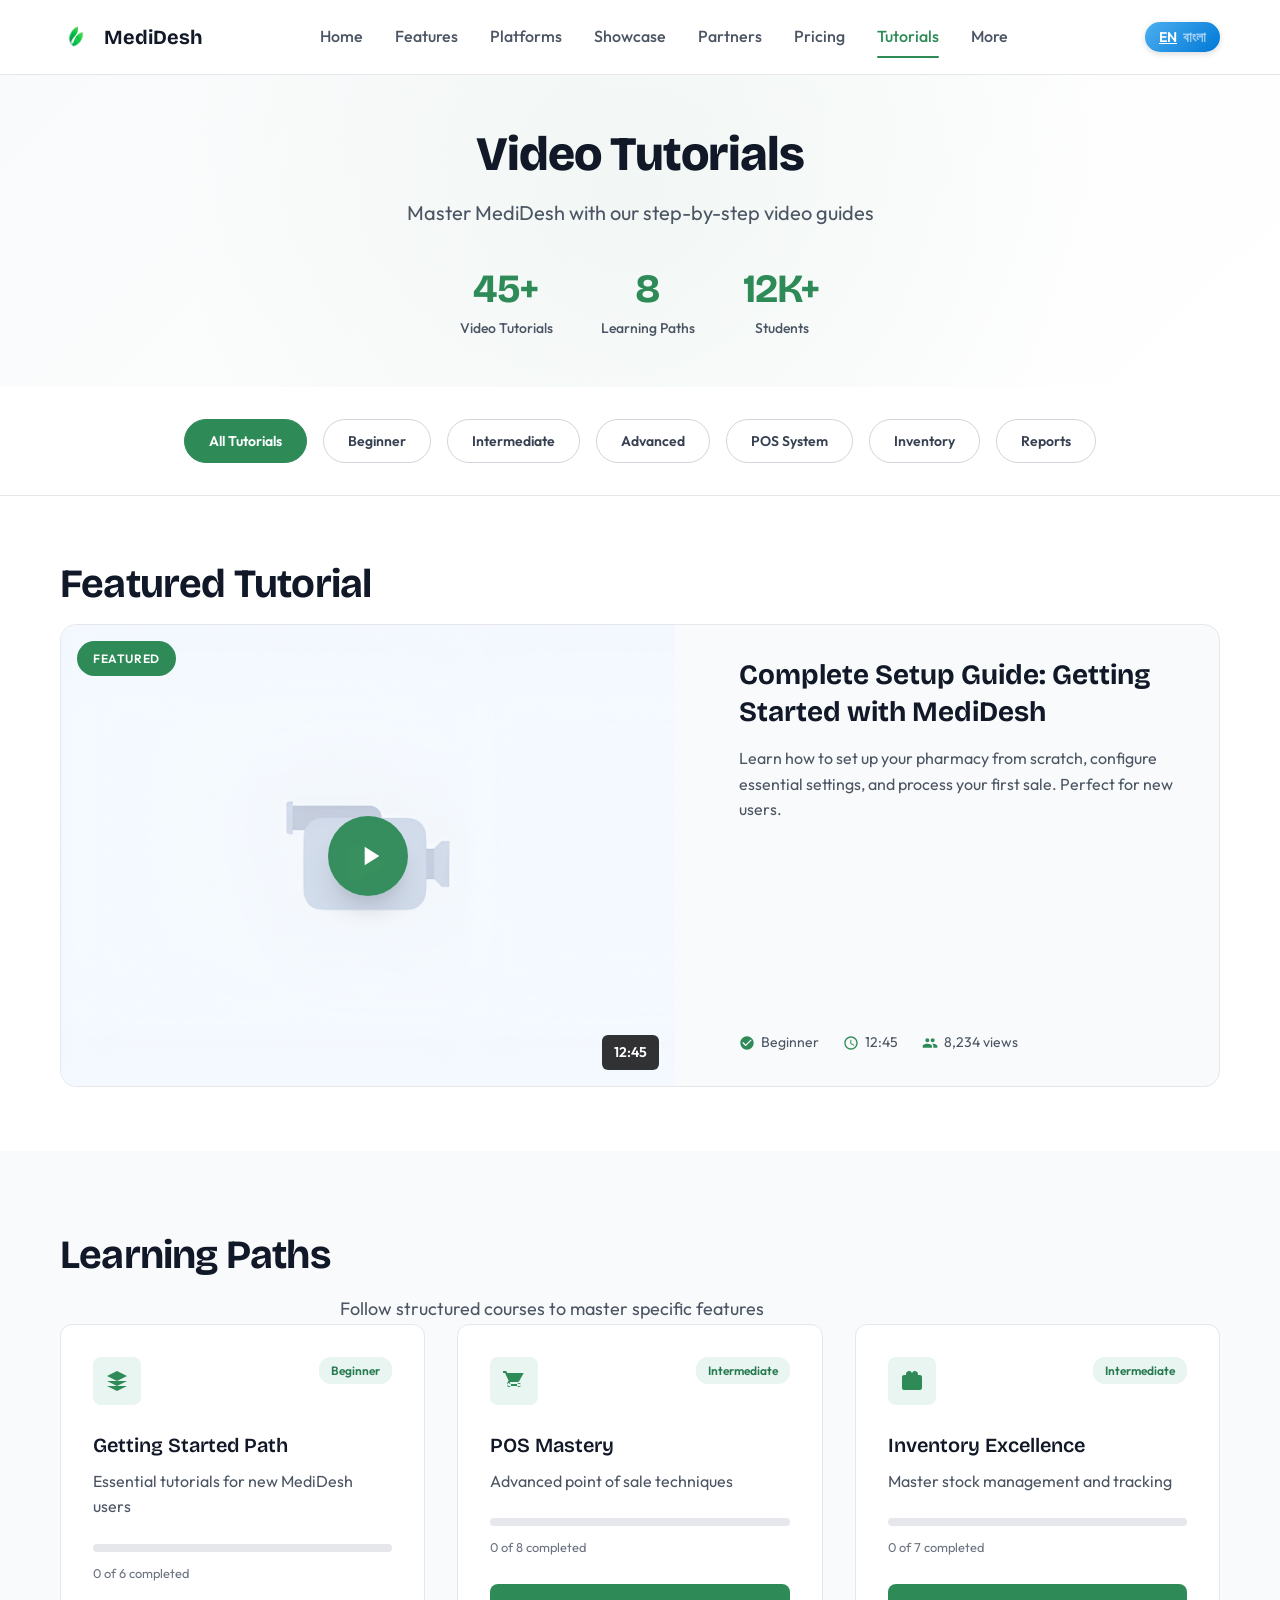
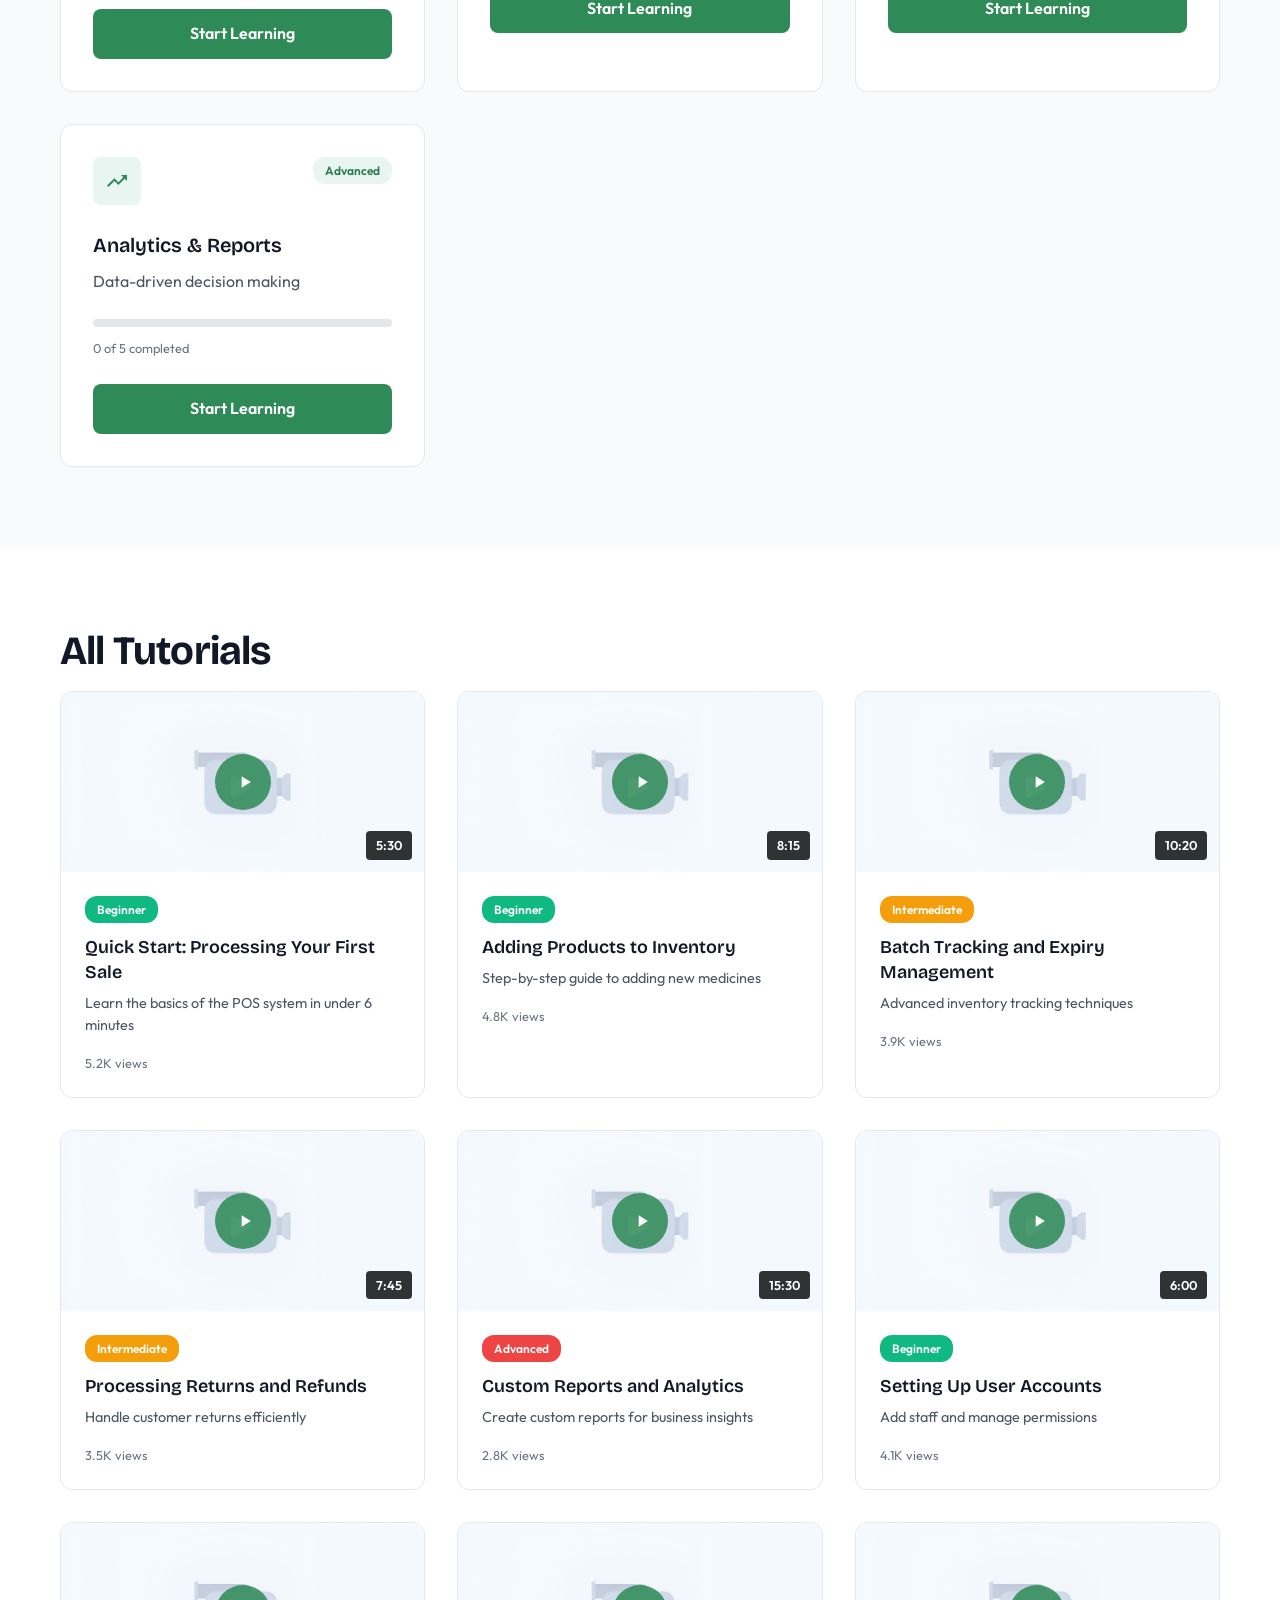
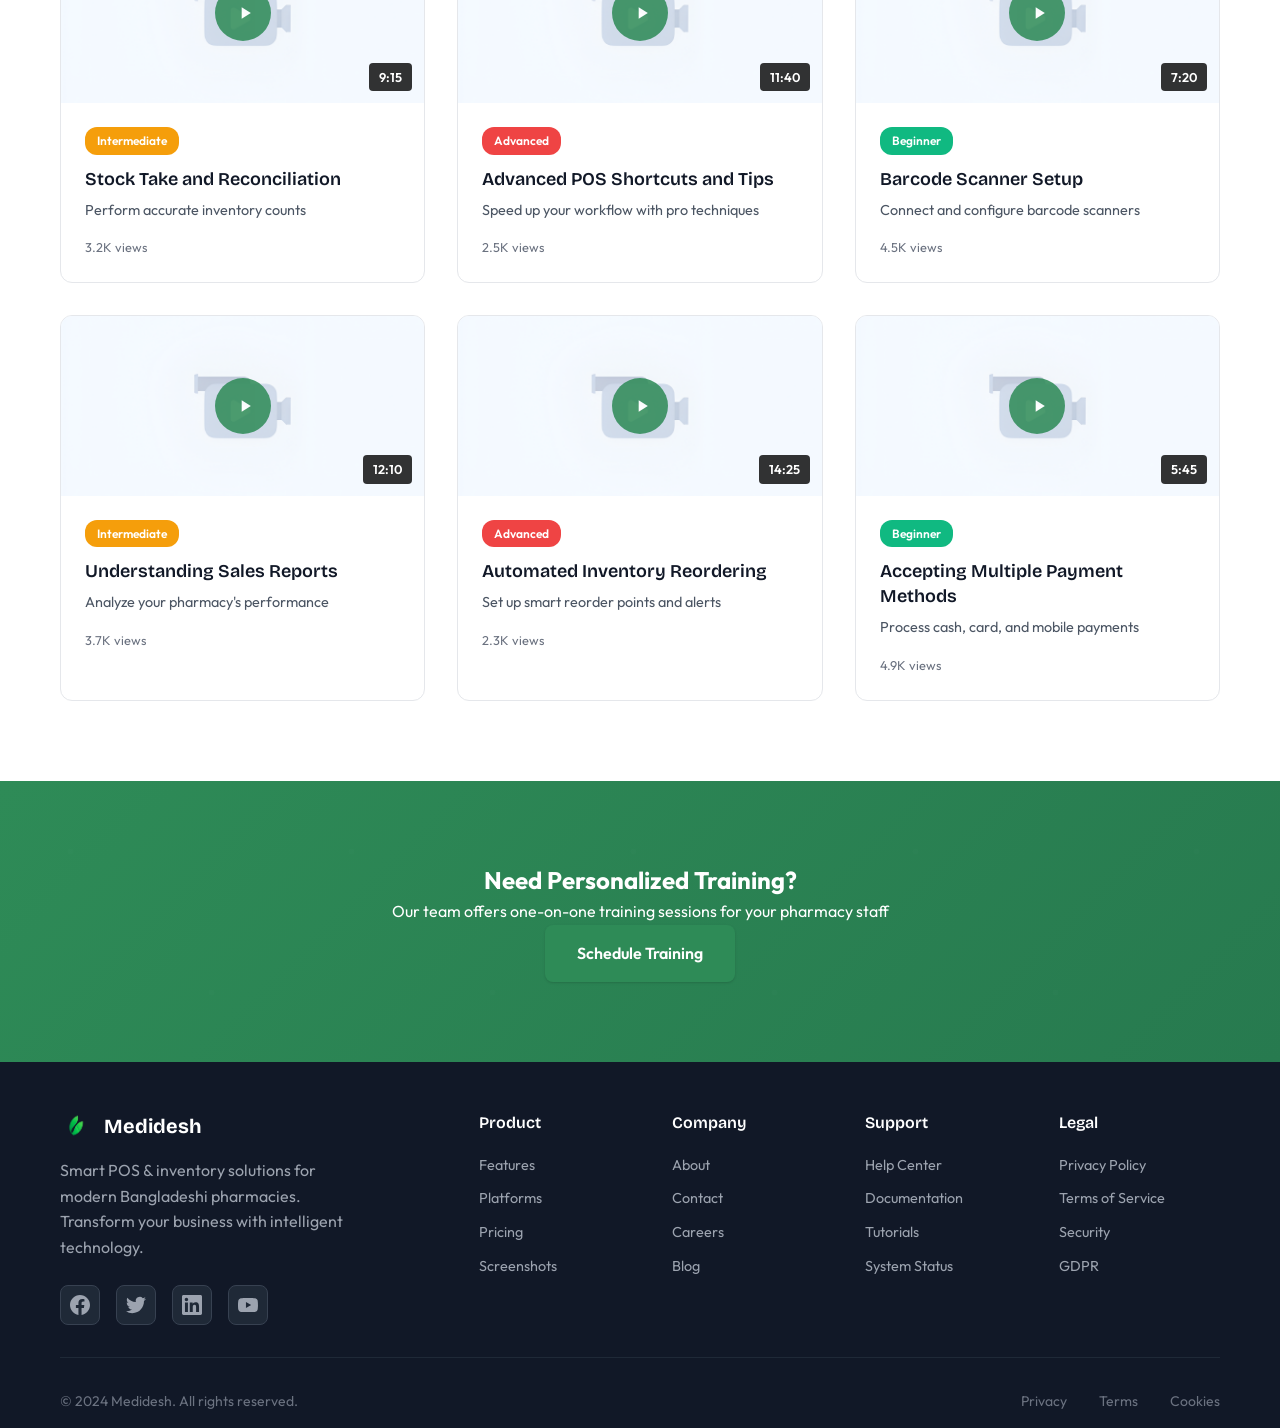
<file: pages/tutorials.html>
<!DOCTYPE html>
<html lang="en">

<head>
    <meta charset="UTF-8">
    <meta name="viewport" content="width=device-width, initial-scale=1.0">
    <title>Video Tutorials - MediDesh Learning Center</title>
    <meta name="description"
        content="Learn how to use MediDesh with step-by-step video tutorials. Master pharmacy management software quickly with our comprehensive guides.">
    <link rel="icon" href="../assets/favicon.png">
    <link
        href="https://fonts.googleapis.com/css2?family=Bricolage+Grotesque:opsz,wght@12..96,400;12..96,500;12..96,600;12..96,700;12..96,800&family=Outfit:wght@100..900&display=swap"
        rel="stylesheet">
    <link rel="stylesheet" href="../css/site.css">
    <link rel="stylesheet" href="../css/tutorials.css">
</head>

<body>
    <header class="header">
        <div class="container">
            <div class="header-inner">
                <a class="brand" href="../index.html">
                    <img src="../assets/logo1.png" alt="MediDesh logo" class="logo">
                    <span class="brand-name">MediDesh</span>
                </a>
                 <nav class="nav" id="navigation">
                    <a href="../index.html" class="nav-link">Home</a>
                    <a href="../index.html#features" class="nav-link">Features</a>
                    <a href="../index.html#platforms" class="nav-link">Platforms</a>
                    <a href="../index.html#showcase" class="nav-link">Showcase</a>
                    <a href="../index.html#partners" class="nav-link">Partners</a>
                    <a href="../index.html#pricing" class="nav-link">Pricing</a>
                    <a href="../pages/tutorials.html" class="nav-link active">Tutorials</a>
                    <div class="dropdown">
                        <a href="#" class="nav-link">More</a>
                        <div class="dropdown-content">
                            <a href="../pages/about.html">About</a>
                            <a href="../pages/contact.html">Contact</a>
                            <a href="../pages/help-center.html">Help Center</a>
                            <a href="../pages/tutorials.html" class="nav-link active">Tutorials</a>
                            <a href="../pages/blog.html">Blog</a>

                        </div>
                    </div>
                </nav>
                <div class="header-actions">
                    <button class="lang-toggle" aria-label="Toggle language">
                        <span class="lang-option active">EN</span>
                        <span class="lang-option">বাংলা</span>
                    </button>
                    <button class="menu-toggle" aria-label="Toggle menu" id="menuToggle">
                        <span></span>
                        <span></span>
                        <span></span>
                    </button>
                </div>
            </div>
        </div>
    </header>

    <main>
        <section class="tutorials-hero">
            <div class="container">
                <div class="hero-content">
                    <h1 class="hero-title">Video Tutorials</h1>
                    <p class="hero-subtitle">Master MediDesh with our step-by-step video guides</p>
                    <div class="hero-stats">
                        <div class="stat-item">
                            <span class="stat-number">45+</span>
                            <span class="stat-label">Video Tutorials</span>
                        </div>
                        <div class="stat-item">
                            <span class="stat-number">8</span>
                            <span class="stat-label">Learning Paths</span>
                        </div>
                        <div class="stat-item">
                            <span class="stat-number">12K+</span>
                            <span class="stat-label">Students</span>
                        </div>
                    </div>
                </div>
            </div>
        </section>

        <section class="tutorial-categories">
            <div class="container">
                <div class="categories-nav">
                    <button class="category-tab active" data-category="all">All Tutorials</button>
                    <button class="category-tab" data-category="beginner">Beginner</button>
                    <button class="category-tab" data-category="intermediate">Intermediate</button>
                    <button class="category-tab" data-category="advanced">Advanced</button>
                    <button class="category-tab" data-category="pos">POS System</button>
                    <button class="category-tab" data-category="inventory">Inventory</button>
                    <button class="category-tab" data-category="reports">Reports</button>
                </div>
            </div>
        </section>

        <section class="featured-tutorial">
            <div class="container">
                <h2 class="section-title">Featured Tutorial</h2>
                <div class="featured-video-card">
                    <div class="video-container">
                        <div class="video-placeholder">
                            <button class="play-button" data-video="featured">
                                <svg viewBox="0 0 24 24" fill="currentColor">
                                    <path d="M8 5v14l11-7z" />
                                </svg>
                            </button>
                            <img src="../assets/tutorials_placeholder.png" alt="Featured tutorial thumbnail">
                        </div>
                        <span class="video-duration">12:45</span>
                        <span class="video-badge featured">Featured</span>
                    </div>
                    <div class="video-info">
                        <h3>Complete Setup Guide: Getting Started with MediDesh</h3>
                        <p>Learn how to set up your pharmacy from scratch, configure essential settings, and process
                            your first sale. Perfect for new users.</p>
                        <div class="video-meta">
                            <span class="meta-item">
                                <svg viewBox="0 0 24 24" fill="currentColor">
                                    <path
                                        d="M12 2C6.48 2 2 6.48 2 12s4.48 10 10 10 10-4.48 10-10S17.52 2 12 2zm-2 15l-5-5 1.41-1.41L10 14.17l7.59-7.59L19 8l-9 9z" />
                                </svg>
                                Beginner
                            </span>
                            <span class="meta-item">
                                <svg viewBox="0 0 24 24" fill="currentColor">
                                    <path
                                        d="M11.99 2C6.47 2 2 6.48 2 12s4.47 10 9.99 10C17.52 22 22 17.52 22 12S17.52 2 11.99 2zM12 20c-4.42 0-8-3.58-8-8s3.58-8 8-8 8 3.58 8 8-3.58 8-8 8zm.5-13H11v6l5.25 3.15.75-1.23-4.5-2.67z" />
                                </svg>
                                12:45
                            </span>
                            <span class="meta-item">
                                <svg viewBox="0 0 24 24" fill="currentColor">
                                    <path
                                        d="M16 11c1.66 0 2.99-1.34 2.99-3S17.66 5 16 5c-1.66 0-3 1.34-3 3s1.34 3 3 3zm-8 0c1.66 0 2.99-1.34 2.99-3S9.66 5 8 5C6.34 5 5 6.34 5 8s1.34 3 3 3zm0 2c-2.33 0-7 1.17-7 3.5V19h14v-2.5c0-2.33-4.67-3.5-7-3.5zm8 0c-.29 0-.62.02-.97.05 1.16.84 1.97 1.97 1.97 3.45V19h6v-2.5c0-2.33-4.67-3.5-7-3.5z" />
                                </svg>
                                8,234 views
                            </span>
                        </div>
                    </div>
                </div>
            </div>
        </section>

        <section class="learning-paths">
            <div class="container">
                <h2 class="section-title">Learning Paths</h2>
                <p class="section-subtitle">Follow structured courses to master specific features</p>
                <div class="paths-grid">
                    <div class="path-card">
                        <div class="path-header">
                            <div class="path-icon">
                                <svg viewBox="0 0 24 24" fill="currentColor">
                                    <path d="M12 2L2 7l10 5 10-5-10-5zM2 17l10 5 10-5M2 12l10 5 10-5" />
                                </svg>
                            </div>
                            <div class="path-badge">Beginner</div>
                        </div>
                        <h3>Getting Started Path</h3>
                        <p>Essential tutorials for new MediDesh users</p>
                        <div class="path-progress">
                            <div class="progress-bar">
                                <div class="progress-fill" style="width: 0%"></div>
                            </div>
                            <span class="progress-text">0 of 6 completed</span>
                        </div>
                        <a href="#" class="btn-start-path">Start Learning</a>
                    </div>

                    <div class="path-card">
                        <div class="path-header">
                            <div class="path-icon">
                                <svg viewBox="0 0 24 24" fill="currentColor">
                                    <path
                                        d="M7 18c-1.1 0-2-.9-2-2s.9-2 2-2 2 .9 2 2-.9 2-2 2zM1 2v2h2l3.6 7.59-1.36 2.45c-.16.28-.24.61-.24.96 0 1.1.9 2 2 2h12v-2H7.42c-.14 0-.25-.11-.25-.25l.03-.12L8.1 13h7.45c.75 0 1.41-.42 1.75-1.03L21.7 4H5.21l-.94-2H1zm16 16c-1.1 0-2-.9-2-2s.9-2 2-2 2 .9 2 2-.9 2-2 2z" />
                                </svg>
                            </div>
                            <div class="path-badge">Intermediate</div>
                        </div>
                        <h3>POS Mastery</h3>
                        <p>Advanced point of sale techniques</p>
                        <div class="path-progress">
                            <div class="progress-bar">
                                <div class="progress-fill" style="width: 0%"></div>
                            </div>
                            <span class="progress-text">0 of 8 completed</span>
                        </div>
                        <a href="#" class="btn-start-path">Start Learning</a>
                    </div>

                    <div class="path-card">
                        <div class="path-header">
                            <div class="path-icon">
                                <svg viewBox="0 0 24 24" fill="currentColor">
                                    <path
                                        d="M20 6h-2.18c.11-.31.18-.65.18-1a2.996 2.996 0 0 0-5.5-1.65l-.5.67-.5-.68C10.96 2.54 10 2 9 2 7.34 2 6 3.34 6 5c0 .35.07.69.18 1H4c-1.11 0-1.99.89-1.99 2L2 19c0 1.11.89 2 2 2h16c1.11 0 2-.89 2-2V8c0-1.11-.89-2-2-2z" />
                                </svg>
                            </div>
                            <div class="path-badge">Intermediate</div>
                        </div>
                        <h3>Inventory Excellence</h3>
                        <p>Master stock management and tracking</p>
                        <div class="path-progress">
                            <div class="progress-bar">
                                <div class="progress-fill" style="width: 0%"></div>
                            </div>
                            <span class="progress-text">0 of 7 completed</span>
                        </div>
                        <a href="#" class="btn-start-path">Start Learning</a>
                    </div>

                    <div class="path-card">
                        <div class="path-header">
                            <div class="path-icon">
                                <svg viewBox="0 0 24 24" fill="currentColor">
                                    <path d="M16 6l2.29 2.29-4.88 4.88-4-4L2 16.59 3.41 18l6-6 4 4 6.3-6.29L22 12V6z" />
                                </svg>
                            </div>
                            <div class="path-badge">Advanced</div>
                        </div>
                        <h3>Analytics & Reports</h3>
                        <p>Data-driven decision making</p>
                        <div class="path-progress">
                            <div class="progress-bar">
                                <div class="progress-fill" style="width: 0%"></div>
                            </div>
                            <span class="progress-text">0 of 5 completed</span>
                        </div>
                        <a href="#" class="btn-start-path">Start Learning</a>
                    </div>
                </div>
            </div>
        </section>

        <section class="tutorials-grid-section">
            <div class="container">
                <h2 class="section-title">All Tutorials</h2>
                <div class="tutorials-grid" id="tutorialsGrid">
                    <div class="tutorial-card" data-category="beginner pos">
                        <div class="video-thumbnail">
                            <img src="../assets/tutorials_placeholder.png" alt="Tutorial thumbnail">
                            <button class="play-btn-small" data-video="1">
                                <svg viewBox="0 0 24 24" fill="currentColor">
                                    <path d="M8 5v14l11-7z" />
                                </svg>
                            </button>
                            <span class="duration-badge">5:30</span>
                        </div>
                        <div class="tutorial-content">
                            <span class="tutorial-level beginner">Beginner</span>
                            <h3>Quick Start: Processing Your First Sale</h3>
                            <p>Learn the basics of the POS system in under 6 minutes</p>
                            <div class="tutorial-footer">
                                <span class="views">5.2K views</span>
                            </div>
                        </div>
                    </div>

                    <div class="tutorial-card" data-category="beginner inventory">
                        <div class="video-thumbnail">
                            <img src="../assets/tutorials_placeholder.png" alt="Tutorial thumbnail">
                            <button class="play-btn-small" data-video="2">
                                <svg viewBox="0 0 24 24" fill="currentColor">
                                    <path d="M8 5v14l11-7z" />
                                </svg>
                            </button>
                            <span class="duration-badge">8:15</span>
                        </div>
                        <div class="tutorial-content">
                            <span class="tutorial-level beginner">Beginner</span>
                            <h3>Adding Products to Inventory</h3>
                            <p>Step-by-step guide to adding new medicines</p>
                            <div class="tutorial-footer">
                                <span class="views">4.8K views</span>
                            </div>
                        </div>
                    </div>

                    <div class="tutorial-card" data-category="intermediate inventory">
                        <div class="video-thumbnail">
                            <img src="../assets/tutorials_placeholder.png" alt="Tutorial thumbnail">
                            <button class="play-btn-small" data-video="3">
                                <svg viewBox="0 0 24 24" fill="currentColor">
                                    <path d="M8 5v14l11-7z" />
                                </svg>
                            </button>
                            <span class="duration-badge">10:20</span>
                        </div>
                        <div class="tutorial-content">
                            <span class="tutorial-level intermediate">Intermediate</span>
                            <h3>Batch Tracking and Expiry Management</h3>
                            <p>Advanced inventory tracking techniques</p>
                            <div class="tutorial-footer">
                                <span class="views">3.9K views</span>
                            </div>
                        </div>
                    </div>

                    <div class="tutorial-card" data-category="intermediate pos">
                        <div class="video-thumbnail">
                            <img src="../assets/tutorials_placeholder.png" alt="Tutorial thumbnail">
                            <button class="play-btn-small" data-video="4">
                                <svg viewBox="0 0 24 24" fill="currentColor">
                                    <path d="M8 5v14l11-7z" />
                                </svg>
                            </button>
                            <span class="duration-badge">7:45</span>
                        </div>
                        <div class="tutorial-content">
                            <span class="tutorial-level intermediate">Intermediate</span>
                            <h3>Processing Returns and Refunds</h3>
                            <p>Handle customer returns efficiently</p>
                            <div class="tutorial-footer">
                                <span class="views">3.5K views</span>
                            </div>
                        </div>
                    </div>

                    <div class="tutorial-card" data-category="advanced reports">
                        <div class="video-thumbnail">
                            <img src="../assets/tutorials_placeholder.png" alt="Tutorial thumbnail">
                            <button class="play-btn-small" data-video="5">
                                <svg viewBox="0 0 24 24" fill="currentColor">
                                    <path d="M8 5v14l11-7z" />
                                </svg>
                            </button>
                            <span class="duration-badge">15:30</span>
                        </div>
                        <div class="tutorial-content">
                            <span class="tutorial-level advanced">Advanced</span>
                            <h3>Custom Reports and Analytics</h3>
                            <p>Create custom reports for business insights</p>
                            <div class="tutorial-footer">
                                <span class="views">2.8K views</span>
                            </div>
                        </div>
                    </div>

                    <div class="tutorial-card" data-category="beginner">
                        <div class="video-thumbnail">
                            <img src="../assets/tutorials_placeholder.png" alt="Tutorial thumbnail">
                            <button class="play-btn-small" data-video="6">
                                <svg viewBox="0 0 24 24" fill="currentColor">
                                    <path d="M8 5v14l11-7z" />
                                </svg>
                            </button>
                            <span class="duration-badge">6:00</span>
                        </div>
                        <div class="tutorial-content">
                            <span class="tutorial-level beginner">Beginner</span>
                            <h3>Setting Up User Accounts</h3>
                            <p>Add staff and manage permissions</p>
                            <div class="tutorial-footer">
                                <span class="views">4.1K views</span>
                            </div>
                        </div>
                    </div>

                    <div class="tutorial-card" data-category="intermediate inventory">
                        <div class="video-thumbnail">
                            <img src="../assets/tutorials_placeholder.png" alt="Tutorial thumbnail">
                            <button class="play-btn-small" data-video="7">
                                <svg viewBox="0 0 24 24" fill="currentColor">
                                    <path d="M8 5v14l11-7z" />
                                </svg>
                            </button>
                            <span class="duration-badge">9:15</span>
                        </div>
                        <div class="tutorial-content">
                            <span class="tutorial-level intermediate">Intermediate</span>
                            <h3>Stock Take and Reconciliation</h3>
                            <p>Perform accurate inventory counts</p>
                            <div class="tutorial-footer">
                                <span class="views">3.2K views</span>
                            </div>
                        </div>
                    </div>

                    <div class="tutorial-card" data-category="advanced pos">
                        <div class="video-thumbnail">
                            <img src="../assets/tutorials_placeholder.png" alt="Tutorial thumbnail">
                            <button class="play-btn-small" data-video="8">
                                <svg viewBox="0 0 24 24" fill="currentColor">
                                    <path d="M8 5v14l11-7z" />
                                </svg>
                            </button>
                            <span class="duration-badge">11:40</span>
                        </div>
                        <div class="tutorial-content">
                            <span class="tutorial-level advanced">Advanced</span>
                            <h3>Advanced POS Shortcuts and Tips</h3>
                            <p>Speed up your workflow with pro techniques</p>
                            <div class="tutorial-footer">
                                <span class="views">2.5K views</span>
                            </div>
                        </div>
                    </div>

                    <div class="tutorial-card" data-category="beginner">
                        <div class="video-thumbnail">
                            <img src="../assets/tutorials_placeholder.png" alt="Tutorial thumbnail">
                            <button class="play-btn-small" data-video="9">
                                <svg viewBox="0 0 24 24" fill="currentColor">
                                    <path d="M8 5v14l11-7z" />
                                </svg>
                            </button>
                            <span class="duration-badge">7:20</span>
                        </div>
                        <div class="tutorial-content">
                            <span class="tutorial-level beginner">Beginner</span>
                            <h3>Barcode Scanner Setup</h3>
                            <p>Connect and configure barcode scanners</p>
                            <div class="tutorial-footer">
                                <span class="views">4.5K views</span>
                            </div>
                        </div>
                    </div>

                    <div class="tutorial-card" data-category="intermediate reports">
                        <div class="video-thumbnail">
                            <img src="../assets/tutorials_placeholder.png" alt="Tutorial thumbnail">
                            <button class="play-btn-small" data-video="10">
                                <svg viewBox="0 0 24 24" fill="currentColor">
                                    <path d="M8 5v14l11-7z" />
                                </svg>
                            </button>
                            <span class="duration-badge">12:10</span>
                        </div>
                        <div class="tutorial-content">
                            <span class="tutorial-level intermediate">Intermediate</span>
                            <h3>Understanding Sales Reports</h3>
                            <p>Analyze your pharmacy's performance</p>
                            <div class="tutorial-footer">
                                <span class="views">3.7K views</span>
                            </div>
                        </div>
                    </div>

                    <div class="tutorial-card" data-category="advanced inventory">
                        <div class="video-thumbnail">
                            <img src="../assets/tutorials_placeholder.png" alt="Tutorial thumbnail">
                            <button class="play-btn-small" data-video="11">
                                <svg viewBox="0 0 24 24" fill="currentColor">
                                    <path d="M8 5v14l11-7z" />
                                </svg>
                            </button>
                            <span class="duration-badge">14:25</span>
                        </div>
                        <div class="tutorial-content">
                            <span class="tutorial-level advanced">Advanced</span>
                            <h3>Automated Inventory Reordering</h3>
                            <p>Set up smart reorder points and alerts</p>
                            <div class="tutorial-footer">
                                <span class="views">2.3K views</span>
                            </div>
                        </div>
                    </div>

                    <div class="tutorial-card" data-category="beginner pos">
                        <div class="video-thumbnail">
                            <img src="../assets/tutorials_placeholder.png" alt="Tutorial thumbnail">
                            <button class="play-btn-small" data-video="12">
                                <svg viewBox="0 0 24 24" fill="currentColor">
                                    <path d="M8 5v14l11-7z" />
                                </svg>
                            </button>
                            <span class="duration-badge">5:45</span>
                        </div>
                        <div class="tutorial-content">
                            <span class="tutorial-level beginner">Beginner</span>
                            <h3>Accepting Multiple Payment Methods</h3>
                            <p>Process cash, card, and mobile payments</p>
                            <div class="tutorial-footer">
                                <span class="views">4.9K views</span>
                            </div>
                        </div>
                    </div>
                </div>
            </div>
        </section>

        <section class="cta-section">
            <div class="container">
                <div class="cta-content">
                    <h2>Need Personalized Training?</h2>
                    <p>Our team offers one-on-one training sessions for your pharmacy staff</p>
                    <a href="contact.html" class="btn btn-primary btn-large">Schedule Training</a>
                </div>
            </div>
        </section>
    </main>

  <footer class="footer">
    <div class="container">
      <div class="footer-content">
        <div class="footer-brand">
          <a class="brand" href="index.html">
            <img src="../assets/logo1.png" alt="Medidesh logo" class="logo">
            <span class="brand-name">Medidesh</span>
          </a>
          <p class="footer-description">Smart POS & inventory solutions for modern Bangladeshi pharmacies. Transform
            your business with intelligent technology.</p>
          <div class="footer-social">
            <a href="#" class="social-link" aria-label="Facebook">
              <svg viewBox="0 0 24 24" fill="currentColor">
                <path
                  d="M24 12.073c0-6.627-5.373-12-12-12s-12 5.373-12 12c0 5.99 4.388 10.954 10.125 11.854v-8.385H7.078v-3.47h3.047V9.43c0-3.007 1.792-4.669 4.533-4.669 1.312 0 2.686.235 2.686.235v2.953H15.83c-1.491 0-1.956.925-1.956 1.874v2.25h3.328l-.532 3.47h-2.796v8.385C19.612 23.027 24 18.062 24 12.073z" />
              </svg>
            </a>
            <a href="#" class="social-link" aria-label="Twitter">
              <svg viewBox="0 0 24 24" fill="currentColor">
                <path
                  d="M23.953 4.57a10 10 0 01-2.825.775 4.958 4.958 0 002.163-2.723c-.951.555-2.005.959-3.127 1.184a4.92 4.92 0 00-8.384 4.482C7.69 8.095 4.067 6.13 1.64 3.162a4.822 4.822 0 00-.666 2.475c0 1.71.87 3.213 2.188 4.096a4.904 4.904 0 01-2.228-.616v.06a4.923 4.923 0 003.946 4.827 4.996 4.996 0 01-2.212.085 4.936 4.936 0 004.604 3.417 9.867 9.867 0 01-6.102 2.105c-.39 0-.779-.023-1.17-.067a13.995 13.995 0 007.557 2.209c9.053 0 13.998-7.496 13.998-13.985 0-.21 0-.42-.015-.63A9.935 9.935 0 0024 4.59z" />
              </svg>
            </a>
            <a href="#" class="social-link" aria-label="LinkedIn">
              <svg viewBox="0 0 24 24" fill="currentColor">
                <path
                  d="M20.447 20.452h-3.554v-5.569c0-1.328-.027-3.037-1.852-3.037-1.853 0-2.136 1.445-2.136 2.939v5.667H9.351V9h3.414v1.561h.046c.477-.9 1.637-1.85 3.37-1.85 3.601 0 4.267 2.37 4.267 5.455v6.286zM5.337 7.433c-1.144 0-2.063-.926-2.063-2.065 0-1.138.92-2.063 2.063-2.063 1.14 0 2.064.925 2.064 2.063 0 1.139-.925 2.065-2.064 2.065zm1.782 13.019H3.555V9h3.564v11.452zM22.225 0H1.771C.792 0 0 .774 0 1.729v20.542C0 23.227.792 24 1.771 24h20.451C23.2 24 24 23.227 24 22.271V1.729C24 .774 23.2 0 22.222 0h.003z" />
              </svg>
            </a>
            <a href="#" class="social-link" aria-label="YouTube">
              <svg viewBox="0 0 24 24" fill="currentColor">
                <path
                  d="M23.498 6.186a3.016 3.016 0 0 0-2.122-2.136C19.505 3.545 12 3.545 12 3.545s-7.505 0-9.377.505A3.017 3.017 0 0 0 .502 6.186C0 8.07 0 12 0 12s0 3.93.502 5.814a3.016 3.016 0 0 0 2.122 2.136c1.871.505 9.376.505 9.376.505s7.505 0 9.377-.505a3.015 3.015 0 0 0 2.122-2.136C24 15.93 24 12 24 12s0-3.93-.502-5.814zM9.545 15.568V8.432L15.818 12l-6.273 3.568z" />
              </svg>
            </a>
          </div>
        </div>

        <div class="footer-links">
          <div class="footer-column">
            <h4 class="footer-title">Product</h4>
            <ul class="footer-list">
              <li><a href="#features">Features</a></li>
              <li><a href="#platforms">Platforms</a></li>
              <li><a href="#pricing">Pricing</a></li>
              <li><a href="#showcase">Screenshots</a></li>
            </ul>
          </div>
          <div class="footer-column">
            <h4 class="footer-title">Company</h4>
            <ul class="footer-list">
              <li><a href="../pages/about.html">About</a></li>
              <li><a href="../pages/contact.html">Contact</a></li>
              <li><a href="../pages/careers.html">Careers</a></li>
              <li><a href="../pages/blog.html">Blog</a></li>
            </ul>
          </div>
          <div class="footer-column">
            <h4 class="footer-title">Support</h4>
            <ul class="footer-list">
              <li><a href="../pages/help-center.html">Help Center</a></li>
              <li><a href="../pages/documentation.html">Documentation</a></li>
              <li><a href="../pages/tutorials.html">Tutorials</a></li>
              <li><a href="../pages/status.html">System Status</a></li>
            </ul>
          </div>
          <div class="footer-column">
            <h4 class="footer-title">Legal</h4>
            <ul class="footer-list">
              <li><a href="../pages/privacy.html">Privacy Policy</a></li>
              <li><a href="../pages/terms.html">Terms of Service</a></li>
              <li><a href="../pages/security.html">Security</a></li>
              <li><a href="../pages/gdpr.html">GDPR</a></li>
            </ul>
          </div>
        </div>
      </div>

      <div class="footer-bottom">
        <div class="footer-bottom-content">
          <p class="footer-copyright">© 2024 Medidesh. All rights reserved.</p>
          <div class="footer-bottom-links">
            <a href="../pages/privacy.html">Privacy</a>
            <a href="../pages/terms.html">Terms</a>
            <a href="../pages/cookies.html">Cookies</a>
          </div>
        </div>
      </div>
    </div>
  </footer>

    <script src="../js/main.js"></script>
    <script src="../js/tutorials.js"></script>
</body>

</html>
</file>
<file: css/about.css>
.about-hero-subtitle,
.hero-stat-label,
.story-text p,
.highlight-content p,
.card-description,
.leader-title,
.leader-bio,
.advisor-title,
.advisor-bio,
.advisor-expertise,
.member-role,
.member-location,
.member-quote,
.timeline-date,
.timeline-description,
.achievement-org,
.achievement-description,
.value-description,
.cta-subtitle,
.join-team-cta p {
  font-family: var(--font-secondary);
}

.about-main {
  margin-top: 73px;
}

.about-hero {
  padding: 5rem 0;
  background: linear-gradient(135deg, var(--gray-50) 0%, var(--white) 100%);
  position: relative;
  overflow: hidden;
}

.about-hero::before {
  content: "";
  position: absolute;
  top: 0;
  left: 0;
  right: 0;
  bottom: 0;
  background: radial-gradient(
      circle at 30% 20%,
      rgba(46, 139, 87, 0.05) 0%,
      transparent 50%
    ),
    radial-gradient(
      circle at 70% 80%,
      rgba(46, 139, 87, 0.03) 0%,
      transparent 50%
    );
  pointer-events: none;
}

.about-hero-content {
  text-align: center;
  position: relative;
  z-index: 1;
}

.about-hero-title {
  font-family: var(--font-primary);
  font-size: 3.5rem;
  font-weight: 800;
  color: var(--gray-900);
  line-height: 1.1;
  margin-bottom: 1.5rem;
  letter-spacing: -0.02em;
  max-width: 900px;
  margin-left: auto;
  margin-right: auto;
}

.about-hero-subtitle {
  font-size: 1.25rem;
  color: var(--gray-600);
  margin-bottom: 3rem;
  max-width: 700px;
  margin-left: auto;
  margin-right: auto;
  line-height: 1.6;
}

.about-hero-stats {
  display: grid;
  grid-template-columns: repeat(4, 1fr);
  gap: 2rem;
  max-width: 600px;
  margin: 0 auto;
}

.hero-stat {
  text-align: center;
  padding: 1.5rem 1rem;
  background: var(--white);
  border-radius: var(--border-radius-lg);
  box-shadow: var(--shadow);
  border: 1px solid var(--gray-200);
  transition: var(--transition);
}

.hero-stat:hover {
  transform: translateY(-4px);
  box-shadow: var(--shadow-lg);
}

.hero-stat-number {
  display: block;
  font-family: var(--font-primary);
  font-size: 2rem;
  font-weight: 700;
  color: var(--primary-500);
  line-height: 1;
  margin-bottom: 0.5rem;
}

.hero-stat-label {
  font-size: 0.875rem;
  color: var(--gray-600);
  font-weight: 500;
  text-transform: uppercase;
  letter-spacing: 0.5px;
}

.company-story {
  position: relative;
  min-height: 80vh;
  background: url("../assets/hq.PNG") center/cover no-repeat;
  display: flex;
  align-items: center;
  overflow: hidden;
  padding: 5rem 0;
}

.company-story::before {
  content: "";
  position: absolute;
  top: 0;
  left: 0;
  right: 0;
  bottom: 0;
  background-color: rgba(0, 0, 0, 0.8);
  z-index: 1;
}

.company-story > * {
  position: relative;
  z-index: 2;
}

.container {
  max-width: 1200px;
  margin: 0 auto;
  padding: 0 24px;
  position: relative;
  z-index: 2;
}

.story-grid {
  display: grid;
  grid-template-columns: 1.2fr 0.8fr;
  gap: 80px;
  align-items: center;
}

.section-title {
  font-size: 3rem;
  font-weight: 300;
  color: black;
  letter-spacing: -1px;
}

.section-title-our-story {
  font-size: 3rem;
  font-weight: 400;
  color: white;
  letter-spacing: -1px;
}

.story-content {
  position: relative;
  z-index: 2;
}

.story-text {
  color: white;
  font-size: 1.1rem;
  line-height: 1.7;
  font-weight: 300;
}

.story-text p {
  margin-bottom: 32px;
  opacity: 0.9;
  color: white;
}

.story-visual {
  display: flex;
  flex-direction: column;
  gap: 40px;
}

.story-image {
  border-radius: 8px;
  overflow: hidden;
  box-shadow: 0 8px 32px rgba(0, 0, 0, 0.3);
}

.story-image img {
  width: 100%;
  height: 280px;
  object-fit: cover;
}

.story-highlights {
  display: flex;
  gap: 24px;
}

.highlight-item {
  flex: 1;
  background: rgba(255, 255, 255, 0.08);
  backdrop-filter: blur(8px);
  border: 1px solid rgba(255, 255, 255, 0.12);
  border-radius: 8px;
  padding: 24px 20px;
  text-align: center;
  transition: background 0.2s ease;
}

.highlight-item:hover {
  background: rgba(255, 255, 255, 0.12);
}

.highlight-icon {
  width: 40px;
  height: 40px;
  margin: 0 auto 16px;
  background: white;
  border-radius: 6px;
  display: flex;
  align-items: center;
  justify-content: center;
}

.highlight-icon svg {
  width: 20px;
  height: 20px;
  color: #333;
}

.highlight-content h4 {
  font-size: 1rem;
  font-weight: 500;
  color: white;
  text-align: start;
}

.highlight-content p {
  font-size: 0.85rem;
  color: rgba(255, 255, 255, 0.8);
  line-height: 1.4;
  font-weight: 300;
  text-align: start;
}

.mission-vision {
  padding: 5rem 0;
  background: var(--gray-50);
}

.mission-vision-grid {
  display: grid;
  grid-template-columns: repeat(auto-fit, minmax(350px, 1fr));
  gap: 2rem;
}

.mission-card,
.vision-card,
.values-card {
  background: var(--white);
  padding: 2.5rem;
  border-radius: var(--border-radius-xl);
  box-shadow: var(--shadow);
  border: 1px solid var(--gray-200);
  text-align: center;
  transition: var(--transition-slow);
  position: relative;
  overflow: hidden;
}

.mission-card::before,
.vision-card::before,
.values-card::before {
  content: "";
  position: absolute;
  top: 0;
  left: 0;
  right: 0;
  height: 4px;
  background: linear-gradient(135deg, var(--primary-500), var(--primary-600));
}

.mission-card:hover,
.vision-card:hover,
.values-card:hover {
  transform: translateY(-8px);
  box-shadow: var(--shadow-xl);
}

.card-icon {
  width: 4rem;
  height: 4rem;
  background: var(--primary-50);
  border-radius: 50%;
  display: flex;
  align-items: center;
  justify-content: center;
  margin: 0 auto 1.5rem;
  transition: var(--transition);
}

.mission-card:hover .card-icon,
.vision-card:hover .card-icon,
.values-card:hover .card-icon {
  background: var(--primary-100);
  transform: scale(1.1);
}

.card-icon svg {
  width: 2rem;
  height: 2rem;
  color: var(--primary-500);
}

.card-title {
  font-family: var(--font-primary);
  font-size: 1.5rem;
  font-weight: 700;
  color: var(--gray-900);
  margin-bottom: 1rem;
}

.card-description {
  font-size: 1rem;
  color: var(--gray-600);
  line-height: 1.6;
}

.leadership-team {
  padding: 5rem 0;
  background: var(--white);
}

.section-header {
  text-align: center;
  margin-bottom: 3rem;
}

.section-subtitle {
  font-size: 1.125rem;
  color: var(--gray-600);
  margin-top: 1rem;
}

.leadership-grid {
  display: grid;
  grid-template-columns: repeat(auto-fit, minmax(320px, 1fr));
  gap: 1.75rem;
}

.leader-card {
  background: var(--white);
  border-radius: var(--border-radius-xl);
  overflow: hidden;
  box-shadow: var(--shadow-md);
  border: 1px solid var(--gray-200);
  transition: var(--transition-slow);
  position: relative;
}

.leader-card:hover {
  transform: translateY(-7px);
  box-shadow: var(--shadow-xl);
}

.ceo-card {
  border-color: var(--primary-200);
  position: relative;
}

.ceo-card::before {
  content: "";
  position: absolute;
  top: 0;
  left: 0;
  right: 0;
  height: 4px;
  background: linear-gradient(135deg, var(--primary-500), var(--primary-600));
}

.leader-image {
  position: relative;
  aspect-ratio: 1;
  overflow: hidden;
}

.leader-image img {
  width: 100%;
  height: 100%;
  object-fit: cover;
  transition: var(--transition-slow);
}

.leader-card:hover .leader-image img {
  transform: scale(1.05);
}

.leader-badge {
  position: absolute;
  top: 1rem;
  right: 1rem;
  background: var(--primary-500);
  color: var(--white);
  padding: 0.5rem 1rem;
  border-radius: var(--border-radius);
  font-size: 0.8rem;
  font-weight: 600;
  text-transform: uppercase;
  letter-spacing: 0.5px;
}

.leader-info {
  padding: 1.75rem;
}

.leader-name {
  font-family: var(--font-primary);
  font-size: 1.375rem;
  font-weight: 700;
  color: var(--gray-900);
  margin-bottom: 0.45rem;
}

.leader-title {
  font-size: 0.95rem;
  color: var(--primary-500);
  font-weight: 600;
  margin-bottom: 0.9rem;
}

.leader-bio {
  font-size: 0.9rem;
  color: var(--gray-600);
  line-height: 1.6;
  margin-bottom: 1.3rem;
}

.leader-social {
  display: flex;
  gap: 0.75rem;
}

.leader-social a {
  width: 2.5rem;
  height: 2.5rem;
  background: var(--gray-100);
  border-radius: var(--border-radius);
  display: flex;
  align-items: center;
  justify-content: center;
  color: var(--gray-500);
  transition: var(--transition);
}

.leader-social a:hover {
  background: var(--primary-500);
  color: var(--white);
  transform: translateY(-2px);
}

.leader-social svg {
  width: 1.25rem;
  height: 1.25rem;
}

/* Strategic Advisors Section - Smaller than Leadership */
.advisors-section {
  padding: 5rem 0;
  background: var(--gray-50);
}

.advisors-grid {
  display: grid;
  grid-template-columns: repeat(4, 1fr);
  gap: 1.5rem;
}

.advisor-card {
  background: var(--white);
  border-radius: var(--border-radius-xl);
  overflow: hidden;
  box-shadow: var(--shadow-md);
  border: 1px solid var(--gray-200);
  transition: var(--transition-slow);
  position: relative;
}

.advisor-card:hover {
  transform: translateY(-6px);
  box-shadow: var(--shadow-xl);
}

.advisor-image {
  position: relative;
  aspect-ratio: 1;
  overflow: hidden;
}

.advisor-image img {
  width: 100%;
  height: 100%;
  object-fit: contain;
  transition: var(--transition-slow);
}

.advisor-card:hover .advisor-image img {
  transform: scale(1.05);
}

.advisor-info {
  padding: 1.5rem;
}

.advisor-name {
  font-family: var(--font-primary);
  font-size: 1.25rem;
  font-weight: 700;
  color: var(--gray-900);
  margin-bottom: 0.4rem;
}

.advisor-title {
  font-size: 0.9rem;
  color: var(--primary-500);
  font-weight: 600;
  margin-bottom: 0.8rem;
}

.advisor-bio {
  font-size: 0.875rem;
  color: var(--gray-600);
  line-height: 1.6;
  margin-bottom: 1.2rem;
}

.advisor-expertise {
  display: flex;
  flex-wrap: wrap;
  gap: 0.5rem;
}

.expertise-tag {
  padding: 0.25rem 0.75rem;
  background: var(--primary-50);
  color: var(--primary-600);
  border-radius: 20px;
  font-size: 0.8rem;
  font-weight: 500;
  border: 1px solid var(--primary-200);
}

/* Team Section - Smaller than Leadership */
.team-section {
  padding: 5rem 0;
  background: var(--white);
}

.team-grid {
  display: grid;
  grid-template-columns: repeat(4, 1fr);
  gap: 1.5rem;
}

.team-member {
  background: var(--white);
  border-radius: var(--border-radius-xl);
  overflow: hidden;
  box-shadow: var(--shadow-md);
  border: 1px solid var(--gray-200);
  transition: var(--transition-slow);
  position: relative;
}

.team-member:hover {
  transform: translateY(-6px);
  box-shadow: var(--shadow-xl);
}

.member-image {
  position: relative;
  aspect-ratio: 1;
  overflow: hidden;
  width: 100%;
  height: auto;
  border-radius: 0;
  border: none;
  margin: 0;
  background: linear-gradient(135deg, var(--white) 0%, var(--primary-500) 100%);
  display: flex;
  align-items: center;
  justify-content: center;
}

.member-image::before {
  content: "";
  position: absolute;
  top: 160%;
  left: 200%;
  transform: translate(-150%, -150%);
  width: 130%;
  height: 120%;
  background-image: url("../assets/logo1.png");
  background-size: contain;
  background-repeat: no-repeat;
  background-position: center;
  opacity: 0.33;
  z-index: 1;
}

.member-image img {
  width: 100%;
  height: 100%;
  object-fit: contain;
  transition: var(--transition-slow);
  filter: drop-shadow(0 4px 12px rgba(0, 0, 0, 0.15));
  position: relative;
  z-index: 2;
}

.team-member:hover .member-image img {
  transform: scale(1.05);
}

.member-info {
  padding: 1.5rem;
  text-align: left;
}

.member-name {
  font-family: var(--font-primary);
  font-size: 1.25rem;
  font-weight: 700;
  color: var(--gray-900);
  margin-bottom: 0.4rem;
}

.member-role {
  font-size: 0.9rem;
  color: var(--primary-500);
  font-weight: 600;
  margin-bottom: 0.4rem;
}

.member-location {
  font-size: 0.85rem;
  color: var(--gray-500);
  font-weight: 400;
  margin-bottom: 0.75rem;
}

.member-quote {
  font-family: var(--font-secondary);
  font-size: 0.9rem;
  font-style: italic;
  font-weight: 700;
  color: var(--primary-600);
  line-height: 1.5;
  margin-top: 0.75rem;
  padding-top: 0.75rem;
  border-top: 1px solid var(--gray-200);
}

.join-team-cta {
  margin-top: 4rem;
  text-align: center;
  padding: 3rem;
  background: var(--gray-50);
  border-radius: var(--border-radius-xl);
  border: 2px dashed var(--gray-300);
}

.join-team-cta h3 {
  font-family: var(--font-primary);
  font-size: 1.75rem;
  font-weight: 700;
  color: var(--gray-900);
  margin-bottom: 1rem;
}

.join-team-cta p {
  font-size: 1.125rem;
  color: var(--gray-600);
  margin-bottom: 2rem;
}

.company-timeline {
  padding: 5rem 0;
  background: var(--gray-50);
}

.timeline {
  max-width: 800px;
  margin: 0 auto;
  position: relative;
}

.timeline::before {
  content: "";
  position: absolute;
  left: 2rem;
  top: 0;
  bottom: 0;
  width: 2px;
  background: var(--primary-200);
}

.timeline-item {
  position: relative;
  padding-left: 5rem;
  margin-bottom: 3rem;
}

.timeline-item::before {
  content: "";
  position: absolute;
  left: 1.25rem;
  top: 0.5rem;
  width: 1.5rem;
  height: 1.5rem;
  background: var(--primary-500);
  border-radius: 50%;
  border: 4px solid var(--white);
  box-shadow: var(--shadow);
}

.timeline-date {
  font-family: var(--font-primary);
  font-size: 0.9rem;
  font-weight: 700;
  color: var(--primary-500);
  text-transform: uppercase;
  letter-spacing: 0.5px;
  margin-bottom: 0.5rem;
}

.timeline-title {
  font-family: var(--font-primary);
  font-size: 1.25rem;
  font-weight: 600;
  color: var(--gray-900);
  margin-bottom: 0.75rem;
}

.timeline-description {
  font-size: 1rem;
  color: var(--gray-600);
  line-height: 1.6;
}

.achievements-section {
  padding: 5rem 0;
  background: var(--white);
}

.achievements-grid {
  display: grid;
  grid-template-columns: repeat(auto-fit, minmax(300px, 1fr));
  gap: 2rem;
}

.achievement-card {
  background: var(--white);
  padding: 2rem;
  border-radius: var(--border-radius-lg);
  border: 1px solid var(--gray-200);
  text-align: center;
  transition: var(--transition-slow);
  position: relative;
  overflow: hidden;
}

.achievement-card::before {
  content: "";
  position: absolute;
  top: 0;
  left: 0;
  right: 0;
  height: 4px;
  background: linear-gradient(135deg, #ffd700, #ffa500);
}

.achievement-card:hover {
  transform: translateY(-4px);
  box-shadow: var(--shadow-lg);
}

.achievement-icon {
  width: 4rem;
  height: 4rem;
  background: linear-gradient(135deg, #ffd700, #ffa500);
  border-radius: 50%;
  display: flex;
  align-items: center;
  justify-content: center;
  margin: 0 auto 1.5rem;
  transition: var(--transition);
}

.achievement-card:hover .achievement-icon {
  transform: scale(1.1);
}

.achievement-icon svg {
  width: 2rem;
  height: 2rem;
  color: var(--white);
}

.achievement-title {
  font-family: var(--font-primary);
  font-size: 1.25rem;
  font-weight: 600;
  color: var(--gray-900);
  margin-bottom: 0.5rem;
}

.achievement-org {
  font-size: 0.9rem;
  color: var(--primary-500);
  font-weight: 600;
  margin-bottom: 1rem;
}

.achievement-description {
  font-size: 0.95rem;
  color: var(--gray-600);
  line-height: 1.5;
}

.culture-values {
  padding: 5rem 0;
  background: var(--gray-50);
}

.values-grid {
  display: grid;
  grid-template-columns: repeat(auto-fit, minmax(300px, 1fr));
  gap: 2rem;
}

.value-card {
  background: var(--white);
  padding: 2rem;
  border-radius: var(--border-radius-lg);
  border: 1px solid var(--gray-200);
  text-align: center;
  transition: var(--transition-slow);
}

.value-card:hover {
  transform: translateY(-4px);
  box-shadow: var(--shadow-lg);
  border-color: var(--primary-200);
}

.value-icon {
  width: 3.5rem;
  height: 3.5rem;
  background: var(--primary-50);
  border-radius: var(--border-radius-lg);
  display: flex;
  align-items: center;
  justify-content: center;
  margin: 0 auto 1.5rem;
  transition: var(--transition);
}

.value-card:hover .value-icon {
  background: var(--primary-100);
  transform: scale(1.1);
}

.value-icon svg {
  width: 1.75rem;
  height: 1.75rem;
  color: var(--primary-500);
}

.value-title {
  font-family: var(--font-primary);
  font-size: 1.25rem;
  font-weight: 600;
  color: var(--gray-900);
  margin-bottom: 1rem;
}

.value-description {
  font-size: 0.95rem;
  color: var(--gray-600);
  line-height: 1.6;
}

.contact-cta {
  padding: 5rem 0;
  background: linear-gradient(135deg, var(--primary-500), var(--primary-600));
  color: var(--white);
  text-align: center;
  position: relative;
  overflow: hidden;
}

.contact-cta::before {
  content: "";
  position: absolute;
  top: 0;
  left: 0;
  right: 0;
  bottom: 0;
  background: radial-gradient(
      circle at 30% 20%,
      rgba(255, 255, 255, 0.1) 0%,
      transparent 50%
    ),
    radial-gradient(
      circle at 70% 80%,
      rgba(255, 255, 255, 0.1) 0%,
      transparent 50%
    );
  pointer-events: none;
}

.cta-content {
  position: relative;
  z-index: 1;
}

.cta-title {
  font-family: var(--font-primary);
  font-size: 2.5rem;
  font-weight: 700;
  margin-bottom: 1rem;
  line-height: 1.2;
}

.cta-subtitle {
  font-size: 1.25rem;
  opacity: 0.9;
  margin-bottom: 2rem;
  max-width: 600px;
  margin-left: auto;
  margin-right: auto;
}

.cta-actions {
  display: flex;
  align-items: center;
  justify-content: center;
  gap: 1rem;
  flex-wrap: wrap;
}

.cta-actions .btn-primary {
  background-color: var(--white);
  color: var(--primary-500);
}

.cta-actions .btn-primary:hover {
  background-color: var(--gray-100);
  transform: translateY(-2px);
}

.cta-actions .btn-outline {
  border-color: rgba(255, 255, 255, 0.5);
  color: var(--white);
}

.cta-actions .btn-outline:hover {
  background-color: rgba(255, 255, 255, 0.1);
  border-color: var(--white);
}

/* Responsive Styles */
@media (max-width: 1024px) {
  .about-hero-stats {
    grid-template-columns: repeat(2, 1fr);
    gap: 1.5rem;
  }

  .story-grid {
    grid-template-columns: 1fr;
    gap: 3rem;
  }

  .leadership-grid,
  .advisors-grid,
  .team-grid {
    grid-template-columns: repeat(2, 1fr);
  }
}

@media (max-width: 768px) {
  .about-hero {
    padding: 3rem 0;
  }

  .about-hero-title {
    font-size: 2.5rem;
  }

  .about-hero-subtitle {
    font-size: 1.125rem;
  }

  .about-hero-stats {
    grid-template-columns: repeat(2, 1fr);
    gap: 1rem;
  }

  .hero-stat {
    padding: 1rem;
  }

  .hero-stat-number {
    font-size: 1.5rem;
  }

  .company-story {
    min-height: 100vh;
    padding: 60px 0;
  }

  .story-grid {
    grid-template-columns: 1fr;
    gap: 48px;
    text-align: center;
  }

  .section-title,
  .section-title-our-story {
    font-size: 2.8rem;
    margin-bottom: 32px;
  }

  .story-highlights {
    flex-direction: column;
    gap: 16px;
  }

  .mission-vision,
  .leadership-team,
  .advisors-section,
  .team-section,
  .company-timeline,
  .achievements-section,
  .culture-values,
  .contact-cta {
    padding: 3rem 0;
  }

  .mission-vision-grid,
  .leadership-grid,
  .advisors-grid,
  .team-grid,
  .achievements-grid,
  .values-grid {
    grid-template-columns: 1fr;
    gap: 1.5rem;
  }

  .timeline::before {
    left: 1rem;
  }

  .timeline-item {
    padding-left: 3rem;
  }

  .timeline-item::before {
    left: 0.5rem;
  }

  .cta-title {
    font-size: 1.875rem;
  }

  .cta-actions {
    flex-direction: column;
    align-items: stretch;
    max-width: 300px;
    margin-left: auto;
    margin-right: auto;
  }
}

@media (max-width: 480px) {
  .about-hero-title {
    font-size: 2rem;
  }

  .about-hero-stats {
    grid-template-columns: 1fr;
    gap: 1rem;
  }

  .section-title,
  .section-title-our-story {
    font-size: 2.2rem;
  }

  .story-text {
    font-size: 1rem;
  }

  .highlight-item {
    padding: 20px 16px;
  }

  .mission-card,
  .vision-card,
  .values-card,
  .leader-card,
  .advisor-card,
  .team-member,
  .achievement-card,
  .value-card {
    padding: 0;
  }

  .leader-info,
  .advisor-info,
  .member-info {
    padding: 1.5rem;
  }

  .join-team-cta {
    padding: 2rem;
  }

  .join-team-cta h3 {
    font-size: 1.5rem;
  }
}

/* Animations */
@keyframes fadeIn {
  0% {
    opacity: 0;
  }
  100% {
    opacity: 1;
  }
}

.about-hero-title,
.about-hero-subtitle,
.hero-stat {
  animation: fadeIn 1s ease-out forwards;
}

.nav-link:hover,
.nav-link.active {
  color: var(--primary);
}
</file>
<file: css/site.css>
:root {
  --primary: #2E8B57;
  --primary-50: #e8f5f0;
  --primary-100: #c6e7d0;
  --primary-200: #a0d7ad;
  --primary-300: #7ac88a;
  --primary-400: #5eb970;
  --primary-500: #2e8b57;
  --primary-600: #277a4f;
  --primary-700: #1e6843;
  --primary-800: #165637;
  --primary-900: #0b3a1f;

  --gray-50: #f9fafb;
  --gray-100: #f3f4f6;
  --gray-200: #e5e7eb;
  --gray-300: #d1d5db;
  --gray-400: #9ca3af;
  --gray-500: #6b7280;
  --gray-600: #4b5563;
  --gray-700: #374151;
  --gray-800: #1f2937;
  --gray-900: #111827;

  --white: #ffffff;
  --black: #000000;

  --success: #10b981;
  --warning: #f59e0b;
  --error: #ef4444;
  --info: #3b82f6;

  --shadow-sm: 0 1px 2px 0 rgba(0, 0, 0, 0.05);
  --shadow: 0 1px 3px 0 rgba(0, 0, 0, 0.1), 0 1px 2px 0 rgba(0, 0, 0, 0.06);
  --shadow-md: 0 4px 6px -1px rgba(0, 0, 0, 0.1),
    0 2px 4px -1px rgba(0, 0, 0, 0.06);
  --shadow-lg: 0 10px 15px -3px rgba(0, 0, 0, 0.1),
    0 4px 6px -2px rgba(0, 0, 0, 0.05);
  --shadow-xl: 0 20px 25px -5px rgba(0, 0, 0, 0.1),
    0 10px 10px -5px rgba(0, 0, 0, 0.04);

  --border-radius: 8px;
  --border-radius-lg: 12px;
  --border-radius-xl: 16px;

  --transition: all 0.2s ease-in-out;
  --transition-slow: all 0.3s ease-in-out;

  --font-primary: "Bricolage Grotesque", -apple-system, BlinkMacSystemFont,
    sans-serif;
  --font-secondary: "Outfit", -apple-system, BlinkMacSystemFont, sans-serif;
}

* {
  margin: 0;
  padding: 0;
  box-sizing: border-box;
}

*::before,
*::after {
  box-sizing: border-box;
}

html {
  scroll-behavior: smooth;
  font-size: 16px;
  line-height: 1.6;
}

body {
  font-family: var(--font-secondary);
  color: var(--gray-900);
  line-height: 1.6;
  background-color: var(--white);
  overflow-x: hidden;
  font-weight: 400;
  -webkit-font-smoothing: antialiased;
  -moz-osx-font-smoothing: grayscale;
}

.container {
  max-width: 1200px;
  margin: 0 auto;
  padding: 0 1.25rem;
}

img {
  max-width: 100%;
  height: auto;
  display: block;
}

a {
  text-decoration: none;
  color: inherit;
  transition: var(--transition);
}

ul {
  list-style: none;
}

button {
  font-family: inherit;
  cursor: pointer;
  border: none;
  background: none;
}

input,
textarea,
select {
  font-family: inherit;
}

.btn {
  display: inline-flex;
  align-items: center;
  justify-content: center;
  gap: 0.5rem;
  padding: 0.875rem 1.75rem;
  border: none;
  border-radius: var(--border-radius);
  font-family: var(--font-secondary);
  font-size: 0.9rem;
  font-weight: 600;
  text-decoration: none;
  cursor: pointer;
  transition: var(--transition);
  white-space: nowrap;
  position: relative;
  overflow: hidden;
}

.btn::before {
  content: "";
  position: absolute;
  top: 0;
  left: -100%;
  width: 100%;
  height: 100%;
  background: linear-gradient(
    90deg,
    transparent,
    rgba(255, 255, 255, 0.2),
    transparent
  );
  transition: left 0.6s ease;
}

.btn:hover::before {
  left: 100%;
}

.btn svg {
  width: 1rem;
  height: 1rem;
  flex-shrink: 0;
}

.btn-primary {
  background-color: var(--primary-500);
  color: var(--white);
  box-shadow: var(--shadow);
}

.btn-primary:hover {
  background-color: var(--primary-600);
  transform: translateY(-1px);
  box-shadow: var(--shadow-lg);
}

.btn-primary:active {
  transform: translateY(0);
  box-shadow: var(--shadow);
}

.btn-secondary {
  background-color: var(--white);
  color: var(--primary-500);
  border: 1px solid var(--primary-500);
}

.btn-secondary:hover {
  background-color: var(--primary-500);
  color: var(--white);
  transform: translateY(-1px);
}

.btn-outline {
  background-color: transparent;
  color: var(--gray-700);
  border: 1px solid var(--gray-300);
}

.btn-outline:hover {
  background-color: var(--gray-100);
  border-color: var(--gray-400);
  transform: translateY(-1px);
}

.btn-large {
  padding: 1rem 2rem;
  font-size: 1rem;
}

.btn-full {
  width: 100%;
}

.btn:disabled {
  opacity: 0.6;
  cursor: not-allowed;
  transform: none !important;
}

.section-header {
  text-align: center;
  margin-bottom: 3rem;
}

.section-title {
  font-family: var(--font-primary);
  font-size: 2.5rem;
  font-weight: 700;
  color: var(--gray-900);
  margin-bottom: 1rem;
  line-height: 1.2;
  letter-spacing: -0.02em;
}

.section-subtitle {
  font-size: 1.125rem;
  color: var(--gray-600);
  max-width: 600px;
  margin: 0 auto;
  line-height: 1.6;
}

.header {
  position: fixed;
  top: 0;
  left: 0;
  right: 0;
  z-index: 1000;
  background-color: rgba(255, 255, 255, 0.95);
  backdrop-filter: blur(10px);
  border-bottom: 1px solid var(--gray-200);
  transition: var(--transition);
}

.header.scrolled {
  background-color: rgba(255, 255, 255, 0.98);
  box-shadow: var(--shadow);
}

.header-inner {
  display: flex;
  align-items: center;
  justify-content: space-between;
  padding: 1rem 0;
}

.brand {
  display: flex;
  align-items: center;
  gap: 0.75rem;
  font-weight: 700;
  font-size: 1.25rem;
  color: var(--gray-900);
  text-decoration: none;
}

.brand-name {
  font-family: var(--font-primary);
}

.logo {
  width: 32px;
  height: 32px;
  object-fit: contain;
}

.nav {
  display: flex;
  align-items: center;
  gap: 2rem;
}

.nav-link {
  color: var(--gray-600);
  font-weight: 500;
  transition: var(--transition);
  position: relative;
  padding: 0.5rem 0;
}

.nav-link:hover {
  color: var(--primary-500);
}

.nav-link::after {
  content: "";
  position: absolute;
  bottom: 0;
  left: 0;
  right: 0;
  height: 2px;
  background-color: var(--primary-500);
  transform: scaleX(0);
  transition: var(--transition);
  border-radius: 2px;
}

.nav-link:hover::after,
.nav-link.active::after {
  transform: scaleX(1);
}

.header-actions {
  display: flex;
  align-items: center;
  gap: 1rem;
}

/* Dropdown */
.dropdown {
  position: relative;
  display: inline-block;
}

.nav-link + .dropdown > a {
  padding-right: 20px; 
  cursor: pointer; /* Ensure it looks clickable even though it won't navigate */
}

.dropdown-content {
  display: none;
  position: absolute;
  top: 100%;  
  left: 0;
  background-color: rgba(255, 255, 255, 0.9);  
  min-width: 160px;
  box-shadow: 0px 8px 16px rgba(0, 0, 0, 0.2);
  z-index: 1;
  opacity: 0; 
  visibility: hidden; 
  transform: translateY(10px); 
  transition: opacity 0.3s ease, visibility 0s 0.3s, transform 0.3s ease; 
}

.dropdown:hover .dropdown-content {
  display: block;
  opacity: 1; 
  visibility: visible; 
  transform: translateY(0);
  transition: opacity 0.3s ease, visibility 0s 0s, transform 0.99s ease; 
}

.dropdown-content a {
  color: var(--gray-900);
  padding: 12px 16px;
  text-decoration: none;
  display: block;
  transition: background-color 0.3s ease;
}

.dropdown-content a:hover {
  background-color: var(--primary-100);
}

/* Optionally style the 'More' link to show it is interactive */
.nav-link.dropdown-link {
  cursor: pointer;
}


.theme-toggle,
.menu-toggle {
  background: none;
  border: none;
  padding: 0.5rem;
  border-radius: var(--border-radius);
  cursor: pointer;
  color: var(--gray-600);
  transition: var(--transition);
}

.theme-toggle:hover,
.menu-toggle:hover {
  background-color: var(--gray-100);
  color: var(--gray-900);
}

.theme-toggle svg {
  width: 1.25rem;
  height: 1.25rem;
}

.menu-toggle {
  display: none;
  flex-direction: column;
  gap: 3px;
  padding: 0.5rem;
}

.menu-toggle span {
  width: 20px;
  height: 2px;
  background-color: currentColor;
  transition: var(--transition);
  border-radius: 1px;
}

.menu-toggle.active span:nth-child(1) {
  transform: rotate(45deg) translate(5px, 5px);
}

.menu-toggle.active span:nth-child(2) {
  opacity: 0;
}

.menu-toggle.active span:nth-child(3) {
  transform: rotate(-45deg) translate(7px, -6px);
}

.announcement-bar {
  background: linear-gradient(135deg, var(--primary-500), var(--primary-600));
  color: var(--white);
  padding: 0.5rem 0;
  margin-top: 73px;
  position: relative;
  overflow: hidden;
  animation: slideDown 0.5s ease-out;
}

@keyframes slideDown {
  from {
    transform: translateY(-100%);
    opacity: 0;
  }
  to {
    transform: translateY(0);
    opacity: 1;
  }
}

.announcement-bar::before {
  content: "";
  position: absolute;
  top: 0;
  left: -100%;
  width: 100%;
  height: 100%;
  background: linear-gradient(
    90deg,
    transparent,
    rgba(255, 255, 255, 0.1),
    transparent
  );
  animation: shimmer 3s infinite;
}

@keyframes shimmer {
  0% {
    left: -100%;
  }
  100% {
    left: 100%;
  }
}

.announcement-content {
  display: flex;
  align-items: center;
  justify-content: center;
  gap: 1rem;
  position: relative;
}

.announcement-text {
  font-size: 0.875rem;
  font-weight: 600;
}

.announcement-close {
  background: none;
  border: none;
  color: var(--white);
  font-size: 1.25rem;
  cursor: pointer;
  padding: 0.25rem;
  border-radius: 50%;
  transition: var(--transition);
  line-height: 1;
}

.announcement-close:hover {
  background-color: rgba(255, 255, 255, 0.1);
}

.hero {
  padding: 5rem 0;
  background: linear-gradient(135deg, var(--gray-50) 0%, var(--white) 100%);
  position: relative;
  overflow: hidden;
}

.hero::before {
  content: "";
  position: absolute;
  top: 0;
  left: 0;
  right: 0;
  bottom: 0;
  background: radial-gradient(
      circle at 30% 20%,
      rgba(46, 139, 87, 0.05) 0%,
      transparent 50%
    ),
    radial-gradient(
      circle at 70% 80%,
      rgba(46, 139, 87, 0.03) 0%,
      transparent 50%
    );
  pointer-events: none;
}

.hero-content {
  text-align: center;
  position: relative;
  z-index: 1;
}

.hero-title {
  font-family: var(--font-primary);
  font-size: 3.5rem;
  font-weight: 800;
  color: var(--gray-900);
  line-height: 1.1;
  margin-top: 3rem;
  margin-bottom: 1.5rem;
  letter-spacing: -0.02em;
  animation: fadeInUp 0.8s ease-out;
}

@keyframes fadeInUp {
  from {
    opacity: 0;
    transform: translateY(30px);
  }
  to {
    opacity: 1;
    transform: translateY(0);
  }
}

.hero-subtitle {
  font-size: 1.25rem;
  color: var(--gray-600);
  margin-bottom: 2.5rem;
  max-width: 700px;
  margin-left: auto;
  margin-right: auto;
  animation: fadeInUp 0.8s ease-out 0.2s both;
}

.hero-actions {
  display: flex;
  align-items: center;
  justify-content: center;
  gap: 1rem;
  margin-bottom: 2.5rem;
  flex-wrap: wrap;
  animation: fadeInUp 0.8s ease-out 0.4s both;
}

.platform-badges {
  display: flex;
  align-items: center;
  justify-content: center;
  gap: 0.75rem;
  flex-wrap: wrap;
  animation: fadeInUp 0.8s ease-out 0.6s both;
}

.platform-badge {
  display: flex;
  align-items: center;
  gap: 0.5rem;
  padding: 0.375rem 0.875rem;
  background-color: var(--gray-100);
  border-radius: 20px;
  font-size: 0.8rem;
  font-weight: 500;
  color: var(--gray-700);
  transition: var(--transition);
  border: 1px solid var(--gray-200);
}

.platform-badge:hover {
  background-color: var(--primary-50);
  color: var(--primary-600);
  border-color: var(--primary-200);
  transform: translateY(-1px);
}

.platform-badge svg {
  width: 0.875rem;
  height: 0.875rem;
}

.stats-section {
  padding: 3rem 0;
  background-color: var(--gray-50);
}

.stats-grid {
  display: grid;
  grid-template-columns: repeat(4, 1fr);
  gap: 1.5rem;
}

.stat-card {
  background-color: var(--white);
  padding: 1.5rem;
  border-radius: var(--border-radius-lg);
  text-align: center;
  box-shadow: var(--shadow);
  transition: var(--transition);
  border: 1px solid var(--gray-200);
  position: relative;
  overflow: hidden;
}

.stat-card::before {
  content: "";
  position: absolute;
  top: 0;
  left: 0;
  right: 0;
  height: 3px;
  background: linear-gradient(135deg, var(--primary-500), var(--primary-600));
}

.stat-card:hover {
  transform: translateY(-2px);
  box-shadow: var(--shadow-lg);
}

.stat-number {
  font-family: var(--font-primary);
  font-size: 2rem;
  font-weight: 700;
  color: var(--primary-500);
  line-height: 1;
  margin-bottom: 0.5rem;
  letter-spacing: -0.02em;
}

.stat-label {
  font-size: 0.875rem;
  color: var(--gray-600);
  font-weight: 500;
}

.features-section {
  padding: 5rem 0;
  background-color: var(--white);
}

.features-grid {
  display: grid;
  grid-template-columns: repeat(auto-fit, minmax(350px, 1fr));
  gap: 2rem;
}

.feature-card {
  background-color: var(--white);
  padding: 2rem;
  border-radius: var(--border-radius-lg);
  border: 1px solid var(--gray-200);
  transition: var(--transition-slow);
  position: relative;
  overflow: hidden;
}

.feature-card::before {
  content: "";
  position: absolute;
  top: 0;
  left: 0;
  width: 100%;
  height: 100%;
  background: linear-gradient(135deg, var(--primary-50), transparent);
  opacity: 0;
  transition: var(--transition-slow);
}

.feature-card:hover {
  border-color: var(--primary-200);
  box-shadow: var(--shadow-lg);
  transform: translateY(-4px);
}

.feature-card:hover::before {
  opacity: 1;
}

.feature-icon {
  width: 3rem;
  height: 3rem;
  background-color: var(--primary-50);
  border-radius: var(--border-radius);
  display: flex;
  align-items: center;
  justify-content: center;
  margin-bottom: 1.5rem;
  position: relative;
  z-index: 1;
  transition: var(--transition);
}

.feature-card:hover .feature-icon {
  background-color: var(--primary-100);
  transform: scale(1.1);
}

.feature-icon svg {
  width: 1.5rem;
  height: 1.5rem;
  color: var(--primary-500);
}

.feature-title {
  font-family: var(--font-primary);
  font-size: 1.25rem;
  font-weight: 600;
  color: var(--gray-900);
  margin-bottom: 0.75rem;
  position: relative;
  z-index: 1;
}

.feature-description {
  color: var(--gray-600);
  line-height: 1.6;
  position: relative;
  z-index: 1;
}

.platforms-section {
  padding: 5rem 0;
  background-color: var(--gray-50);
}

.platforms-grid {
  display: grid;
  grid-template-columns: repeat(auto-fit, minmax(300px, 1fr));
  gap: 2rem;
}

.platform-card {
  background-color: var(--white);
  padding: 2rem;
  border-radius: var(--border-radius-lg);
  border: 1px solid var(--gray-200);
  transition: var(--transition-slow);
  position: relative;
  overflow: hidden;
}

.platform-card::before {
  content: "";
  position: absolute;
  top: 0;
  left: 0;
  width: 100%;
  height: 100%;
  background: linear-gradient(135deg, var(--primary-50), transparent);
  opacity: 0;
  transition: var(--transition-slow);
}

.platform-card:hover {
  border-color: var(--primary-200);
  box-shadow: var(--shadow-xl);
  transform: translateY(-8px);
}

.platform-card:hover::before {
  opacity: 1;
}

.platform-icon {
  width: 4rem;
  height: 4rem;
  background-color: var(--primary-50);
  border-radius: var(--border-radius-lg);
  display: flex;
  align-items: center;
  justify-content: center;
  margin-bottom: 1.5rem;
  position: relative;
  z-index: 1;
  transition: var(--transition);
}

.platform-card:hover .platform-icon {
  background-color: var(--primary-100);
  transform: scale(1.1);
}

.platform-icon svg {
  width: 2rem;
  height: 2rem;
  color: var(--primary-500);
}

.platform-title {
  font-family: var(--font-primary);
  font-size: 1.5rem;
  font-weight: 600;
  color: var(--gray-900);
  margin-bottom: 0.75rem;
  position: relative;
  z-index: 1;
}

.platform-description {
  color: var(--gray-600);
  margin-bottom: 1.5rem;
  line-height: 1.6;
  position: relative;
  z-index: 1;
}

.platform-features {
  list-style: none;
  padding: 0;
  position: relative;
  z-index: 1;
}

.platform-features li {
  display: flex;
  align-items: center;
  gap: 0.75rem;
  color: var(--gray-600);
  font-size: 0.9rem;
  margin-bottom: 0.5rem;
  transition: var(--transition);
}

.platform-features li::before {
  content: "✓";
  color: var(--primary-500);
  font-weight: 600;
  flex-shrink: 0;
  width: 1rem;
  height: 1rem;
  display: flex;
  align-items: center;
  justify-content: center;
  background-color: var(--primary-50);
  border-radius: 50%;
  font-size: 0.7rem;
}

.showcase-section {
  padding: 5rem 0;
  background-color: var(--white);
}

.showcase-grid {
  display: grid;
  grid-template-columns: repeat(auto-fit, minmax(350px, 1fr));
  gap: 2rem;
}

.showcase-card {
  background-color: var(--white);
  border-radius: var(--border-radius-xl);
  overflow: hidden;
  box-shadow: var(--shadow-md);
  transition: var(--transition-slow);
  border: 1px solid var(--gray-200);
}

.showcase-card:hover {
  transform: translateY(-8px);
  box-shadow: var(--shadow-xl);
  border-color: var(--primary-200);
}

.showcase-image {
  position: relative;
  overflow: hidden;
  aspect-ratio: 16/18;
  background-color: var(--gray-100);
}

.showcase-image img {
  width: 100%;
  height: 100%;
  object-position: center; 
  object-fit: contain;
  transition: var(--transition-slow);
}


.showcase-card:hover .showcase-image img {
  transform: scale(1.05);
}

.showcase-content {
  padding: 1.5rem;
}

.showcase-title {
  font-family: var(--font-primary);
  font-size: 1.25rem;
  font-weight: 600;
  color: var(--gray-900);
  margin-bottom: 0.75rem;
}

.showcase-description {
  color: var(--gray-600);
  line-height: 1.6;
}
.partners-section {
  padding: 4rem 0;
  background-color: var(--gray-50);
}

.partners-grid {
  display: grid;
  grid-template-columns: repeat(auto-fit, minmax(180px, 1fr));
  gap: 2rem;
  align-items: center;
}

.partner-logo {
  display: flex;
  align-items: center;
  justify-content: center;
  height: 120px;
  border-radius: var(--border-radius);
  border: 1px solid var(--gray-200);
  transition: var(--transition);
}

.partner-logo img {
  max-height: 80px;
  max-width: 160px;
  width: auto;
  height: auto;
  transition: var(--transition);
}

.partner-logo:hover {
  transform: translateY(-2px);
  box-shadow: var(--shadow);
  border-color: var(--primary-200);
}

/* Brand-colored backgrounds */
.partner-logo.square {
  background-color: #009688; /* Square Pharma teal */
}
.partner-logo.beximco {
  background-color: #aaaaaa; /* Beximco blue */
}
.partner-logo.renata {
  background-color: #1a73e8; /* Renata blue */
}
.partner-logo.aci {
  background-color: #ffffff; /* ACI green */
}
.partner-logo.healthcare {
  background-color: #2d262e; /* Healthcare purple */
}
.partner-logo.lazz {
  background-color: #ffffff; /* Lazz Pharma red */
}

.testimonials-section {
  padding: 5rem 0;
  background-color: var(--white);
}

.testimonials-grid {
  display: grid;
  grid-template-columns: repeat(auto-fit, minmax(350px, 1fr));
  gap: 2rem;
}

.testimonial-card {
  background-color: var(--gray-50);
  padding: 2rem;
  border-radius: var(--border-radius-lg);
  border: 1px solid var(--gray-200);
  transition: var(--transition-slow);
  position: relative;
}

.testimonial-card::before {
  content: "";
  position: absolute;
  top: -1px;
  left: 50%;
  transform: translateX(-50%);
  width: 60px;
  height: 3px;
  background: linear-gradient(135deg, var(--primary-500), var(--primary-600));
  border-radius: 0 0 3px 3px;
}

.testimonial-card:hover {
  border-color: var(--primary-200);
  box-shadow: var(--shadow-lg);
  transform: translateY(-4px);
}

.testimonial-content {
  margin-bottom: 1.5rem;
}

.testimonial-content p {
  font-style: italic;
  color: var(--gray-700);
  font-size: 1.125rem;
  line-height: 1.6;
  position: relative;
  padding: 0 1rem;
}

.testimonial-content p::before,
.testimonial-content p::after {
  content: '"';
  font-size: 1.5rem;
  color: var(--primary-500);
  font-weight: 600;
  position: absolute;
  font-style: normal;
}

.testimonial-content p::before {
  left: -0.25rem;
  top: -0.25rem;
}

.testimonial-content p::after {
  right: -0.25rem;
  bottom: -0.5rem;
}

.testimonial-author {
  display: flex;
  align-items: center;
  gap: 1rem;
}

.author-avatar {
  width: 3rem;
  height: 3rem;
  border-radius: 50%;
  overflow: hidden;
  flex-shrink: 0;
  border: 2px solid var(--white);
  box-shadow: var(--shadow);
}

.author-avatar img {
  width: 100%;
  height: 100%;
  object-fit: cover;
}

.author-name {
  font-family: var(--font-primary);
  font-size: 1rem;
  font-weight: 600;
  color: var(--gray-900);
  margin-bottom: 0.25rem;
}

.author-title {
  font-size: 0.875rem;
  color: var(--gray-600);
}

.pricing-section {
  padding: 5rem 0;
  background: linear-gradient(135deg, var(--gray-50) 0%, var(--white) 100%);
  position: relative;
}

.pricing-section::before {
  content: "";
  position: absolute;
  top: 0;
  left: 0;
  right: 0;
  bottom: 0;
  background: radial-gradient(
    circle at 50% 50%,
    rgba(46, 139, 87, 0.03) 0%,
    transparent 70%
  );
  pointer-events: none;
}

.pricing-grid {
  display: grid;
  grid-template-columns: repeat(auto-fit, minmax(300px, 1fr));
  gap: 2rem;
  max-width: 1000px;
  margin: 0 auto;
  position: relative;
  z-index: 1;
}

.pricing-card {
  background-color: var(--white);
  border-radius: var(--border-radius-xl);
  overflow: hidden;
  box-shadow: var(--shadow);
  transition: var(--transition-slow);
  position: relative;
  border: 1px solid var(--gray-200);
}

.pricing-card:hover {
  transform: translateY(-4px);
  box-shadow: var(--shadow-xl);
}

.pricing-featured {
  border-color: var(--primary-500);
  box-shadow: var(--shadow-lg);
  transform: scale(1.05);
  position: relative;
}

.pricing-featured::before {
  content: "";
  position: absolute;
  top: 0;
  left: 0;
  right: 0;
  bottom: 0;
  background: linear-gradient(135deg, rgba(46, 139, 87, 0.05), transparent);
  pointer-events: none;
}

.pricing-badge {
  position: absolute;
  top: -1px;
  left: 50%;
  transform: translateX(-50%);
  background: linear-gradient(135deg, var(--primary-500), var(--primary-600));
  color: var(--white);
  padding: 0.5rem 1.5rem;
  border-radius: 0 0 var(--border-radius) var(--border-radius);
  font-size: 0.8rem;
  font-weight: 600;
  text-transform: uppercase;
  letter-spacing: 0.05em;
  box-shadow: var(--shadow);
  text-align: center;
}

.pricing-header {
  padding: 2rem;
  text-align: center;
  border-bottom: 1px solid var(--gray-200);
  position: relative;
  z-index: 1;
}

.pricing-title {
  font-family: var(--font-primary);
  font-size: 1.5rem;
  font-weight: 600;
  margin-top: 30px;
  color: var(--gray-900);
  margin-bottom: 0.5rem;
}

.pricing-subtitle {
  color: var(--gray-600);
  margin-bottom: 1.5rem;
  font-size: 0.9rem;
}

.pricing-price {
  margin-bottom: 1rem;
}

.price-amount {
  font-family: var(--font-primary);
  font-size: 2.5rem;
  font-weight: 700;
  color: var(--gray-900);
  letter-spacing: -0.02em;
}

.price-period {
  color: var(--gray-600);
  font-size: 1rem;
  margin-left: 0.25rem;
}

.pricing-features {
  padding: 2rem;
  position: relative;
  z-index: 1;
}

.pricing-features ul {
  list-style: none;
  padding: 0;
}

.pricing-features li {
  display: flex;
  align-items: center;
  gap: 0.75rem;
  padding: 0.5rem 0;
  color: var(--gray-700);
  transition: var(--transition);
}

.pricing-features li::before {
  content: "✓";
  color: var(--primary-500);
  font-weight: 600;
  flex-shrink: 0;
  width: 1.25rem;
  height: 1.25rem;
  background-color: var(--primary-50);
  border-radius: 50%;
  display: flex;
  align-items: center;
  justify-content: center;
  font-size: 0.75rem;
}

.pricing-action {
  padding: 0 2rem 2rem;
  position: relative;
  z-index: 1;
}

.contact-section {
  padding: 5rem 0;
  background-color: var(--white);
}

.contact-grid {
  display: grid;
  grid-template-columns: 1fr 1fr;
  gap: 4rem;
  align-items: start;
}

.contact-info {
  position: relative;
}

.contact-items {
  margin-top: 2rem;
}

.contact-item {
  display: flex;
  align-items: flex-start;
  gap: 1rem;
  margin-bottom: 2rem;
  transition: var(--transition);
  padding: 0.5rem;
  border-radius: var(--border-radius);
}

.contact-item:hover {
  background-color: var(--gray-50);
}

.contact-icon {
  width: 3rem;
  height: 3rem;
  background-color: var(--primary-50);
  border-radius: var(--border-radius);
  display: flex;
  align-items: center;
  justify-content: center;
  flex-shrink: 0;
  transition: var(--transition);
}

.contact-item:hover .contact-icon {
  background-color: var(--primary-100);
  transform: scale(1.1);
}

.contact-icon svg {
  width: 1.25rem;
  height: 1.25rem;
  color: var(--primary-500);
}

.contact-content h4 {
  font-family: var(--font-primary);
  font-size: 1.125rem;
  font-weight: 600;
  color: var(--gray-900);
  margin-bottom: 0.25rem;
}

.contact-content p {
  color: var(--gray-600);
  font-size: 0.95rem;
}

.contact-form {
  position: relative;
}

.form {
  background-color: var(--gray-50);
  padding: 2rem;
  border-radius: var(--border-radius-lg);
  border: 1px solid var(--gray-200);
  box-shadow: var(--shadow);
}

.form-group {
  margin-bottom: 1.5rem;
}

.form-group:last-of-type {
  margin-bottom: 2rem;
}

.form-group label {
  display: block;
  font-weight: 600;
  color: var(--gray-700);
  margin-bottom: 0.5rem;
  font-size: 0.9rem;
}

.form-group input,
.form-group textarea {
  width: 100%;
  padding: 0.875rem;
  border: 1px solid var(--gray-300);
  border-radius: var(--border-radius);
  font-family: var(--font-secondary);
  font-size: 0.9rem;
  transition: var(--transition);
  background-color: var(--white);
  color: var(--gray-900);
}

.form-group input::placeholder,
.form-group textarea::placeholder {
  color: var(--gray-400);
}

.form-group input:focus,
.form-group textarea:focus {
  outline: none;
  border-color: var(--primary-500);
  box-shadow: 0 0 0 3px rgba(46, 139, 87, 0.1);
}

.form-group textarea {
  resize: vertical;
  min-height: 100px;
}

.cta-section {
  padding: 5rem 0;
  background: linear-gradient(135deg, var(--primary-500), var(--primary-600));
  color: var(--white);
  text-align: center;
  position: relative;
  overflow: hidden;
}

.cta-section::before {
  content: "";
  position: absolute;
  top: 0;
  left: 0;
  right: 0;
  bottom: 0;
  background: url('data:image/svg+xml,<svg xmlns="http://www.w3.org/2000/svg" viewBox="0 0 100 100"><defs><pattern id="grain" width="100" height="100" patternUnits="userSpaceOnUse"><circle cx="25" cy="25" r="1" fill="rgba(255,255,255,0.1)"/><circle cx="75" cy="75" r="1" fill="rgba(255,255,255,0.1)"/></pattern></defs><rect width="100" height="100" fill="url(%23grain)"/></svg>');
  opacity: 0.1;
  pointer-events: none;
}

.cta-content {
  position: relative;
  z-index: 1;
}

.cta-title {
  font-family: var(--font-primary);
  font-size: 2.5rem;
  font-weight: 700;
  margin-bottom: 1rem;
  line-height: 1.2;
  letter-spacing: -0.02em;
}

.cta-subtitle {
  font-size: 1.25rem;
  opacity: 0.9;
  margin-bottom: 2rem;
  max-width: 600px;
  margin-left: auto;
  margin-right: auto;
  line-height: 1.6;
}

.cta-actions {
  display: flex;
  align-items: center;
  justify-content: center;
  gap: 1rem;
  flex-wrap: wrap;
}

.cta-actions .btn-primary {
  background-color: var(--white);
  color: var(--primary-500);
  box-shadow: var(--shadow-lg);
}

.cta-actions .btn-primary:hover {
  background-color: var(--gray-100);
  transform: translateY(-2px);
  box-shadow: var(--shadow-xl);
}

.cta-actions .btn-outline {
  border-color: rgba(255, 255, 255, 0.5);
  color: var(--white);
}

.cta-actions .btn-outline:hover {
  background-color: rgba(255, 255, 255, 0.1);
  border-color: var(--white);
  transform: translateY(-2px);
}

.footer {
  background-color: var(--gray-900);
  color: var(--gray-300);
  padding: 3rem 0 1rem;
}

.footer-content {
  display: grid;
  grid-template-columns: 1fr 2fr;
  gap: 3rem;
  margin-bottom: 2rem;
}

.footer-brand {
  position: relative;
}

.footer-brand .brand {
  color: var(--white);
  margin-bottom: 1rem;
}

.footer-description {
  color: var(--gray-400);
  margin-bottom: 1.5rem;
  line-height: 1.6;
  max-width: 300px;
}

.footer-social {
  display: flex;
  gap: 1rem;
}

.social-link {
  width: 2.5rem;
  height: 2.5rem;
  background-color: var(--gray-800);
  border-radius: var(--border-radius);
  display: flex;
  align-items: center;
  justify-content: center;
  color: var(--gray-400);
  transition: var(--transition);
  border: 1px solid var(--gray-700);
}

.social-link:hover {
  background-color: var(--primary-500);
  color: var(--white);
  border-color: var(--primary-500);
  transform: translateY(-2px);
}

.social-link svg {
  width: 1.25rem;
  height: 1.25rem;
}

.footer-links {
  display: grid;
  grid-template-columns: repeat(4, 1fr);
  gap: 2rem;
}

.footer-column {
  min-width: 0;
}

.footer-title {
  font-family: var(--font-primary);
  font-size: 1rem;
  font-weight: 600;
  color: var(--white);
  margin-bottom: 1rem;
}

.footer-list {
  list-style: none;
  padding: 0;
}

.footer-list li {
  margin-bottom: 0.5rem;
}

.footer-list a {
  color: var(--gray-400);
  transition: var(--transition);
  font-size: 0.9rem;
}

.footer-list a:hover {
  color: var(--primary-500);
  padding-left: 0.25rem;
}

.footer-bottom {
  border-top: 1px solid var(--gray-800);
  padding-top: 2rem;
}

.footer-bottom-content {
  display: flex;
  justify-content: space-between;
  align-items: center;
  flex-wrap: wrap;
  gap: 1rem;
}

.footer-copyright {
  color: var(--gray-500);
  font-size: 0.875rem;
}

.footer-bottom-links {
  display: flex;
  gap: 2rem;
}

.footer-bottom-links a {
  color: var(--gray-500);
  font-size: 0.875rem;
  transition: var(--transition);
}

.footer-bottom-links a:hover {
  color: var(--primary-500);
}

.scroll-to-top {
  position: fixed;
  bottom: 2rem;
  right: 2rem;
  width: 3rem;
  height: 3rem;
  background-color: var(--primary-500);
  color: var(--white);
  border: none;
  border-radius: 50%;
  cursor: pointer;
  opacity: 0;
  visibility: hidden;
  transition: var(--transition);
  z-index: 1000;
  box-shadow: var(--shadow-lg);
}

.scroll-to-top.visible {
  opacity: 1;
  visibility: visible;
}

.scroll-to-top:hover {
  background-color: var(--primary-600);
  transform: translateY(-2px);
  box-shadow: var(--shadow-xl);
}

.scroll-to-top svg {
  width: 1.25rem;
  height: 1.25rem;
}

.loading-spinner {
  display: inline-block;
  width: 1rem;
  height: 1rem;
  border: 2px solid var(--gray-300);
  border-radius: 50%;
  border-top-color: var(--primary-500);
  animation: spin 1s linear infinite;
}

@keyframes spin {
  to {
    transform: rotate(360deg);
  }
}

.fade-in {
  opacity: 0;
  transform: translateY(2rem);
  transition: opacity 0.6s ease, transform 0.6s ease;
}

.fade-in.visible {
  opacity: 1;
  transform: translateY(0);
}

.mobile-nav {
  position: fixed;
  top: 0;
  right: -100%;
  width: 280px;
  height: 100vh;
  background-color: var(--white);
  box-shadow: var(--shadow-xl);
  z-index: 1001;
  transition: right 0.3s ease;
  overflow-y: auto;
}

.mobile-nav.active {
  right: 0;
}

.mobile-nav-header {
  padding: 1.5rem;
  border-bottom: 1px solid var(--gray-200);
  display: flex;
  justify-content: space-between;
  align-items: center;
}

.mobile-nav-close {
  background: none;
  border: none;
  font-size: 1.5rem;
  color: var(--gray-500);
  cursor: pointer;
  padding: 0.5rem;
  border-radius: var(--border-radius);
  transition: var(--transition);
}

.mobile-nav-close:hover {
  background-color: var(--gray-100);
  color: var(--gray-900);
}

.mobile-nav-links {
  padding: 1rem;
}

.mobile-nav-link {
  display: block;
  padding: 0.75rem 1rem;
  color: var(--gray-700);
  text-decoration: none;
  border-radius: var(--border-radius);
  transition: var(--transition);
  font-weight: 500;
}

.mobile-nav-link:hover,
.mobile-nav-link.active {
  background-color: var(--primary-50);
  color: var(--primary-600);
}

.mobile-nav-overlay {
  position: fixed;
  top: 0;
  left: 0;
  width: 100%;
  height: 100%;
  background-color: rgba(0, 0, 0, 0.5);
  z-index: 1000;
  opacity: 0;
  visibility: hidden;
  transition: var(--transition);
}

.mobile-nav-overlay.active {
  opacity: 1;
  visibility: visible;
}

@media (prefers-reduced-motion: reduce) {
  * {
    animation-duration: 0.01ms !important;
    animation-iteration-count: 1 !important;
    transition-duration: 0.01ms !important;
  }

  html {
    scroll-behavior: auto;
  }
}

@media (max-width: 1024px) {
  .container {
    padding: 0 1rem;
  }

  .section-title {
    font-size: 2rem;
  }

  .hero-title {
    font-size: 2.5rem;
  }

  .stats-grid {
    grid-template-columns: repeat(2, 1fr);
    gap: 1rem;
  }

  .features-grid,
  .platforms-grid {
    grid-template-columns: 1fr;
    gap: 1.5rem;
  }

  .showcase-grid,
  .testimonials-grid {
    grid-template-columns: repeat(auto-fit, minmax(300px, 1fr));
  }

  .contact-grid {
    grid-template-columns: 1fr;
    gap: 2rem;
  }

  .footer-content {
    grid-template-columns: 1fr;
    gap: 2rem;
  }

  .footer-links {
    grid-template-columns: repeat(2, 1fr);
  }

  .pricing-featured {
    transform: none;
  }
}

@media (max-width: 768px) {
  .nav {
    display: none;
  }

  .menu-toggle {
    display: flex;
  }

  .hero {
    padding: 3rem 0;
  }

  .hero-title {
    font-size: 2rem;
  }

  .hero-subtitle {
    font-size: 1.125rem;
  }

  .hero-actions {
    flex-direction: column;
    align-items: stretch;
    max-width: 300px;
    margin-left: auto;
    margin-right: auto;
  }

  .stats-grid {
    grid-template-columns: 1fr;
    gap: 1rem;
  }

  .pricing-grid {
    grid-template-columns: 1fr;
    gap: 1.5rem;
  }

  .cta-title {
    font-size: 1.875rem;
  }

  .cta-actions {
    flex-direction: column;
    align-items: stretch;
    max-width: 300px;
    margin-left: auto;
    margin-right: auto;
  }

  .footer-links {
    grid-template-columns: 1fr;
    gap: 1rem;
  }

  .footer-bottom-content {
    flex-direction: column;
    text-align: center;
    gap: 0.5rem;
  }

  .partners-grid {
    grid-template-columns: repeat(2, 1fr);
    gap: 1rem;
  }

  .platform-badge,
  .platform-badges {
    flex-wrap: wrap;
    justify-content: center;
  }
}

@media (max-width: 480px) {
  .container {
    padding: 0 1rem;
  }

  .section-header {
    margin-bottom: 2rem;
  }

  .section-title {
    font-size: 1.75rem;
  }

  .section-subtitle {
    font-size: 1rem;
  }

  .hero {
    padding: 2.5rem 0;
  }

  .hero-title {
    font-size: 1.75rem;
  }

  .features-section,
  .platforms-section,
  .showcase-section,
  .testimonials-section,
  .pricing-section,
  .contact-section {
    padding: 3rem 0;
  }

  .feature-card,
  .platform-card,
  .testimonial-card {
    padding: 1.5rem;
  }

  .showcase-grid,
  .testimonials-grid {
    grid-template-columns: 1fr;
    gap: 1.5rem;
  }

  .partners-grid {
    grid-template-columns: 1fr;
    gap: 1rem;
  }

  .partner-logo {
    padding: 1rem;
  }

  .pricing-card {
    margin: 0;
  }

  .form {
    padding: 1.5rem;
  }

  .cta-section {
    padding: 3rem 0;
  }

  .footer {
    padding: 2rem 0 1rem;
  }

  .announcement-bar {
    margin-top: 65px;
  }

  .announcement-text {
    font-size: 0.8rem;
  }
}

@media print {
  .announcement-bar,
  .header,
  .scroll-to-top,
  .mobile-nav,
  .mobile-nav-overlay {
    display: none !important;
  }

  .hero {
    margin-top: 0 !important;
  }

  * {
    box-shadow: none !important;
  }

  .cta-section {
    background: var(--gray-100) !important;
    color: var(--gray-900) !important;
  }
}

.lang-toggle {
  display: inline-flex;
  align-items: center;
  justify-content: space-between;
  gap: 6px;
  background: linear-gradient(135deg, #4cafef, #0078d7);
  border: none;
  border-radius: 30px;
  padding: 6px 14px;
  font-size: 14px;
  font-weight: 600;
  color: #fff;
  cursor: pointer;
  transition: all 0.3s ease;
  box-shadow: 0 2px 6px rgba(0, 0, 0, 0.15);
}

.lang-toggle:hover {
  background: linear-gradient(135deg, #0078d7, #005bb5);
  transform: scale(1.05);
}

.lang-option {
  opacity: 0.6;
  transition: opacity 0.3s ease;
}

.lang-option.active {
  opacity: 1;
  text-decoration: underline;
}



@media (max-width: 768px) {
    /* Make sure navigation is visible when toggled */
    .nav.show {
        display: flex !important;
        position: fixed;
        top: 73px;
        right: 0;
        width: 280px;
        height: calc(100vh - 73px);
        background-color: var(--white);
        flex-direction: column;
        padding: 2rem 0;
        box-shadow: var(--shadow-xl);
        overflow-y: auto;
        z-index: 1000;
    }

    /* Dropdown container on mobile */
    .dropdown {
        width: 100%;
        position: relative;
    }

    /* More link styling */
    .dropdown > .nav-link {
        display: flex;
        justify-content: space-between;
        align-items: center;
        padding: 1rem 2rem;
        width: 100%;
    }

    /* Add arrow indicator */
    .dropdown > .nav-link::after {
        content: "▼";
        font-size: 0.7rem;
        margin-left: 0.5rem;
        transition: transform 0.3s ease;
    }

    /* Rotate arrow when dropdown is open */
    .dropdown.show > .nav-link::after {
        transform: rotate(180deg);
    }

    /* Dropdown content on mobile */
    .dropdown-content {
        position: static !important;
        width: 100%;
        background-color: var(--gray-50);
        box-shadow: none;
        opacity: 1 !important;
        visibility: visible !important;
        transform: none !important;
        max-height: 0;
        overflow: hidden;
        transition: max-height 0.3s ease, opacity 0.3s ease;
        display: block !important;
    }
/**
    /* Show dropdown content when active */
    .dropdown.show .dropdown-content {
        max-height: 500px;
    }

    /* Dropdown links styling */
    .dropdown-content a {
        padding: 0.75rem 2.5rem !important;
        border-bottom: 1px solid var(--gray-200);
        display: block;
        background-color: transparent !important;
    }

    .dropdown-content a:hover {
        background-color: var(--primary-100) !important;
    }

    /* Regular nav links */
    .nav-link {
        padding: 1rem 2rem;
        width: 100%;
        display: block;
    }
}


/* --- Footer Responsive Centering Fix --- */
@media (max-width: 1024px) {
    .footer-content {
        text-align: center;
    }

    .footer-brand {
        display: flexbox;
        flex-direction: column;
        align-items: center;
    }

    .footer-description {
          margin: auto;
    }

    .footer-social {
        justify-content: center;
        margin-top: 1rem;
    }

    .footer-links {
        text-align: center;
    }
}

@media (max-width: 768px) {
    .footer-brand .brand {
        justify-content: center;
    }
    
    .footer-links {
        gap: 2rem;
    }
}
</file>
<file: css/blog-details.css>
/* Blog Details Page Styles */

/* --- Global Page Layout --- */
.blog-main {
    margin-top: 73px;
    min-height: 100vh;
}

.container-narrow {
    max-width: 1000px;
    margin: 0 auto;
    padding: 0 1.5rem;
}

.blog-article {
    background-color: var(--white);
}

/* --- Header Section --- */
.article-header {
    padding: 5rem 0 4rem; /* Matched padding with blog.css */
    background: linear-gradient(135deg, var(--gray-50) 0%, var(--white) 100%);
    border-bottom: 1px solid var(--gray-200);
    text-align: center; /* Centered for consistency */
}

.breadcrumb {
    display: flex;
    align-items: center;
    justify-content: center; /* Center breadcrumb */
    gap: 0.5rem;
    margin-bottom: 2rem;
    font-size: 0.9rem;
    color: var(--gray-600);
    font-family: var(--font-secondary);
    animation: fadeInUp 0.6s ease-out forwards;
}

.breadcrumb a {
    color: var(--gray-600);
    text-decoration: none;
    transition: var(--transition);
}

.breadcrumb a:hover {
    color: var(--primary);
}

.breadcrumb svg {
    width: 1rem;
    height: 1rem;
    color: var(--gray-400);
}

.article-category {
    display: inline-block;
    padding: 0.5rem 1rem;
    background-color: var(--primary-50);
    color: var(--primary-600);
    border-radius: 20px;
    font-size: 0.875rem;
    font-weight: 600;
    margin-bottom: 1.5rem;
    border: 1px solid var(--primary-200);
    animation: fadeInUp 0.6s ease-out 0.1s forwards;
    opacity: 0; /* Start invisible for animation */
}

.article-title {
    font-family: var(--font-primary);
    font-size: 3rem;
    font-weight: 800;
    color: var(--gray-900);
    margin-bottom: 2rem;
    line-height: 1.2;
    letter-spacing: -0.02em;
    animation: fadeInUp 0.6s ease-out 0.2s forwards;
    opacity: 0;
}

/* --- Meta Information --- */
.article-meta {
    display: flex;
    justify-content: center; /* Centered meta */
    align-items: center;
    gap: 2rem;
    flex-wrap: wrap;
    padding-top: 2rem;
    border-top: 1px solid var(--gray-200);
    max-width: 800px;
    margin: 0 auto;
    animation: fadeInUp 0.6s ease-out 0.3s forwards;
    opacity: 0;
}

.author-info {
    display: flex;
    align-items: center;
    gap: 1rem;
}

.author-avatar {
    width: 3.5rem;
    height: 3.5rem;
    border-radius: 50%;
    object-fit: cover;
    border: 2px solid var(--white);
    box-shadow: var(--shadow);
}

.author-name {
    font-family: var(--font-primary);
    font-weight: 700;
    color: var(--gray-900);
    font-size: 1.1rem;
    margin-bottom: 0.2rem;
}

.author-role {
    color: var(--gray-500);
    font-size: 0.875rem;
}

.meta-items {
    display: flex;
    gap: 1.5rem;
    flex-wrap: wrap;
}

.meta-item {
    display: flex;
    align-items: center;
    gap: 0.5rem;
    color: var(--gray-600);
    font-size: 0.95rem;
    font-weight: 500;
}

.meta-item svg {
    width: 1.25rem;
    height: 1.25rem;
    color: var(--primary);
}

/* --- Featured Image --- */
.article-featured-image {
    width: 100%;
    max-width: 1200px;
    margin: -4rem auto 0; /* Negative margin overlap */
    padding: 0 1.5rem;
    position: relative;
    z-index: 1;
    animation: fadeInUp 0.8s ease-out 0.4s forwards;
    opacity: 0;
}

.article-featured-image img {
    width: 100%;
    height: auto;
    max-height: 600px;
    object-fit: cover;
    border-radius: var(--border-radius-xl);
    box-shadow: var(--shadow-xl);
    border: 1px solid var(--gray-200);
    background-color: var(--gray-100);
}

/* --- Article Content --- */
.article-content {
    padding: 6rem 0 5rem;
    background-color: var(--white);
}

.content-wrapper {
    display: grid;
    grid-template-columns: 1fr 300px;
    gap: 4rem;
    align-items: start;
}

.article-body {
    min-width: 0;
}

.lead-paragraph {
    font-size: 1.25rem;
    line-height: 1.8;
    color: var(--gray-700);
    margin-bottom: 2.5rem;
    font-weight: 500;
}

.article-body h2 {
    font-family: var(--font-primary);
    font-size: 2rem;
    font-weight: 700;
    color: var(--gray-900);
    margin-top: 3.5rem;
    margin-bottom: 1.5rem;
    line-height: 1.3;
}

.article-body h3 {
    font-family: var(--font-primary);
    font-size: 1.5rem;
    font-weight: 600;
    color: var(--gray-900);
    margin-top: 2.5rem;
    margin-bottom: 1rem;
}

.article-body p {
    color: var(--gray-700);
    line-height: 1.8;
    margin-bottom: 1.5rem;
    font-size: 1.0625rem;
}

.article-body ul, 
.article-body ol {
    margin-bottom: 1.5rem;
    padding-left: 1.5rem;
}

.article-body li {
    margin-bottom: 0.5rem;
    color: var(--gray-700);
    line-height: 1.7;
}

/* Highlight Box */
.highlight-box {
    background: linear-gradient(135deg, var(--primary-50), var(--white));
    border-left: 4px solid var(--primary);
    padding: 2rem;
    border-radius: var(--border-radius-lg);
    margin: 2.5rem 0;
    display: flex;
    gap: 1.5rem;
    border: 1px solid var(--primary-100);
    box-shadow: var(--shadow-sm);
    transition: var(--transition-slow);
}

.highlight-box:hover {
    box-shadow: var(--shadow-md);
    transform: translateY(-2px);
}

.highlight-icon {
    width: 3rem;
    height: 3rem;
    background-color: var(--primary-100);
    border-radius: 50%;
    display: flex;
    align-items: center;
    justify-content: center;
    flex-shrink: 0;
}

.highlight-icon svg {
    width: 1.5rem;
    height: 1.5rem;
    color: var(--primary);
}

.highlight-content h3 {
    margin-top: 0;
    color: var(--primary-900);
}

/* Notification Cards (Grid consistency) */
.notification-types {
    display: grid;
    grid-template-columns: repeat(auto-fit, minmax(200px, 1fr));
    gap: 1.5rem;
    margin: 2.5rem 0;
}

.notification-card {
    background-color: var(--gray-50);
    padding: 1.5rem;
    border-radius: var(--border-radius-lg);
    text-align: center;
    border: 1px solid var(--gray-200);
    transition: var(--transition-slow); /* Consistent transition */
}

.notification-card:hover {
    border-color: var(--primary-200);
    box-shadow: var(--shadow-lg);
    transform: translateY(-4px); /* Consistent lift */
}

.notification-icon {
    width: 3rem;
    height: 3rem;
    background-color: var(--white);
    border-radius: 50%;
    display: flex;
    align-items: center;
    justify-content: center;
    margin: 0 auto 1rem;
    box-shadow: var(--shadow-sm);
    transition: var(--transition);
}

.notification-card:hover .notification-icon {
    transform: scale(1.1);
    background-color: var(--primary-50);
}

.notification-icon svg {
    width: 1.5rem;
    height: 1.5rem;
    color: var(--primary);
}

/* Sidebar */
.article-sidebar {
    position: sticky;
    top: 100px;
}

.sidebar-card {
    background-color: var(--white);
    border: 1px solid var(--gray-200);
    border-radius: var(--border-radius-lg);
    padding: 1.5rem;
    margin-bottom: 1.5rem;
    box-shadow: var(--shadow);
    transition: var(--transition-slow);
}

.sidebar-card:hover {
    box-shadow: var(--shadow-md);
    border-color: var(--primary-200);
}

.sidebar-card h3 {
    font-family: var(--font-primary);
    font-size: 1.25rem;
    font-weight: 700;
    color: var(--gray-900);
    margin-bottom: 1.25rem;
    padding-bottom: 0.75rem;
    border-bottom: 2px solid var(--gray-100);
}

.toc-list {
    list-style: none;
    padding: 0;
    margin: 0;
}

.toc-list li {
    margin-bottom: 0.5rem;
}

.toc-list a {
    display: block;
    color: var(--gray-600);
    text-decoration: none;
    font-size: 0.95rem;
    padding: 0.5rem 0.75rem;
    border-radius: var(--border-radius);
    transition: var(--transition);
}

.toc-list a:hover {
    background-color: var(--primary-50);
    color: var(--primary-600);
    transform: translateX(4px);
}

/* CTA Box */
.cta-box {
    background: linear-gradient(135deg, var(--primary), var(--primary-600));
    padding: 3rem;
    border-radius: var(--border-radius-xl);
    text-align: center;
    color: var(--white);
    margin: 4rem 0;
    box-shadow: var(--shadow-lg);
    transition: var(--transition-slow);
}

.cta-box:hover {
    transform: translateY(-4px);
    box-shadow: var(--shadow-xl);
}

.cta-box h3 {
    font-family: var(--font-primary);
    font-size: 2rem;
    font-weight: 700;
    margin-bottom: 1rem;
    color: var(--white);
}

.cta-box p {
    font-size: 1.125rem;
    opacity: 0.95;
    margin-bottom: 2rem;
    max-width: 600px;
    margin-left: auto;
    margin-right: auto;
}

.cta-box .btn {
    background-color: var(--white);
    color: var(--primary);
    border: none;
    padding: 1rem 2rem;
    font-weight: 700;
}

.cta-box .btn:hover {
    background-color: var(--gray-50);
    transform: translateY(-2px);
    box-shadow: var(--shadow-lg);
}

/* Newsletter Section */
.newsletter-section {
    padding: 5rem 0;
    background-color: var(--gray-50);
}

.newsletter-card {
    background: linear-gradient(135deg, var(--primary), var(--primary-600));
    border-radius: var(--border-radius-xl);
    padding: 3rem;
    display: flex;
    justify-content: space-between;
    align-items: center;
    gap: 3rem;
    color: var(--white);
    box-shadow: var(--shadow-xl);
    transition: var(--transition-slow);
}

.newsletter-card:hover {
    transform: translateY(-4px);
}

.newsletter-content h2 {
    font-family: var(--font-primary);
    font-size: 2rem;
    font-weight: 700;
    margin-bottom: 0.5rem;
}

.newsletter-content p {
    opacity: 0.9;
    line-height: 1.6;
    font-size: 1.1rem;
}

.newsletter-form {
    display: flex;
    gap: 1rem;
    flex-shrink: 0;
    width: 100%;
    max-width: 450px;
}

.newsletter-form input {
    flex: 1;
    padding: 1rem 1.5rem;
    border: 1px solid rgba(255, 255, 255, 0.3);
    border-radius: var(--border-radius);
    background-color: rgba(255, 255, 255, 0.1);
    color: var(--white);
    font-size: 1rem;
    backdrop-filter: blur(5px);
    transition: var(--transition);
}

.newsletter-form input:focus {
    outline: none;
    border-color: var(--white);
    background-color: rgba(255, 255, 255, 0.2);
}

.newsletter-form button {
    padding: 1rem 2rem;
    background-color: var(--white);
    color: var(--primary);
    border: none;
    border-radius: var(--border-radius);
    font-weight: 700;
    cursor: pointer;
    transition: var(--transition);
}

.newsletter-form button:hover {
    background-color: var(--gray-100);
    transform: translateY(-2px);
    box-shadow: var(--shadow-lg);
}

/* Author Profile in Sidebar */
.author-profile {
    text-align: center;
}

.author-image {
    width: 6rem;
    height: 6rem;
    border-radius: 50%;
    object-fit: cover;
    margin: 0 auto 1rem;
    border: 4px solid var(--primary-50);
    transition: var(--transition);
}

.author-profile:hover .author-image {
    transform: scale(1.05);
    border-color: var(--primary-200);
}

.author-profile h4 {
    font-family: var(--font-primary);
    font-size: 1.25rem;
    font-weight: 700;
    color: var(--gray-900);
    margin-bottom: 0.5rem;
}

.author-bio {
    font-size: 0.9rem;
    color: var(--gray-600);
    line-height: 1.6;
}

/* Responsive */
@media (max-width: 1024px) {
    .content-wrapper {
        grid-template-columns: 1fr;
        gap: 3rem;
    }
    
    .article-sidebar {
        position: static;
        display: grid;
        grid-template-columns: repeat(auto-fit, minmax(300px, 1fr));
        gap: 1.5rem;
    }
}

@media (max-width: 768px) {
    .article-title {
        font-size: 2rem;
    }
    
    .article-featured-image {
        margin-top: -2rem;
    }
    
    .article-meta {
        flex-direction: column;
        align-items: center;
        gap: 1rem;
        text-align: center;
    }
    
    .newsletter-card {
        flex-direction: column;
        text-align: center;
        padding: 2rem;
    }
    
    .newsletter-form {
        flex-direction: column;
        width: 100%;
    }
    
    .highlight-box {
        flex-direction: column;
        text-align: center;
    }
    
    .highlight-icon {
        margin: 0 auto;
    }
}

/* Animation Keyframes (Inherited from site.css if available, redundant but safe) */
@keyframes fadeInUp {
    from {
        opacity: 0;
        transform: translateY(30px);
    }
    to {
        opacity: 1;
        transform: translateY(0);
    }
}

/* Nav Link Override */
.nav-link:hover,
.nav-link.active {
    color: var(--primary);
}
</file>
<file: css/blog.css>
.blog-hero {
    padding: 5rem 0 3rem;
    background: linear-gradient(135deg, var(--gray-50) 0%, var(--white) 100%);
    text-align: center;
}

.blog-hero .hero-title {
    font-family: var(--font-primary);
    font-size: 3rem;
    font-weight: 800;
    color: var(--gray-900);
    margin-bottom: 1rem;
    letter-spacing: -0.02em;
}

.blog-hero .hero-subtitle {
    font-size: 1.25rem;
    color: var(--gray-600);
    margin-bottom: 2rem;
}

.hero-search {
    max-width: 600px;
    margin: 0 auto;
    position: relative;
}

.hero-search input {
    width: 100%;
    padding: 1rem 3.5rem 1rem 1.5rem;
    border: 1px solid var(--gray-300);
    border-radius: 50px;
    font-size: 1rem;
    transition: var(--transition);
}

.hero-search input:focus {
    outline: none;
    border-color: var(--primary-500);
    box-shadow: 0 0 0 3px rgba(46, 139, 87, 0.1);
}

.search-btn {
    position: absolute;
    right: 0.5rem;
    top: 50%;
    transform: translateY(-50%);
    width: 2.5rem;
    height: 2.5rem;
    background-color: var(--primary-500);
    border: none;
    border-radius: 50%;
    display: flex;
    align-items: center;
    justify-content: center;
    cursor: pointer;
    transition: var(--transition);
}

.search-btn:hover {
    background-color: var(--primary-600);
    transform: translateY(-50%) scale(1.05);
}

.search-btn svg {
    width: 1.25rem;
    height: 1.25rem;
    color: var(--white);
}

/* Category Navigation */
.blog-categories {
  padding: 1.5rem 0;
  background-color: var(--white);
  border-bottom: 1px solid var(--gray-200);
  position: sticky;
  top: 73px;
  z-index: 90;
}

.categories-scroll {
    display: flex;
    gap: 1rem;
    overflow-x: auto;
    padding: 0.5rem 0;
    scrollbar-width: none;
    justify-content: center; /* Center the buttons */
}

.categories-scroll::-webkit-scrollbar {
    display: none;
}

.category-btn {
    padding: 0.75rem 1.5rem;
    border: 1px solid var(--gray-300);
    background-color: var(--white);
    border-radius: 24px;
    font-weight: 600;
    font-size: 0.875rem;
    color: var(--gray-700);
    cursor: pointer;
    transition: var(--transition);
    white-space: nowrap;
    text-decoration: none; /* For scroll behavior */
}

.category-btn:hover {
    border-color: var(--primary-500);
    color: var(--primary-500);
}

.category-btn.active {
    background-color: var(--primary-500);
    border-color: var(--primary-500);
    color: var(--white);
}

/* Featured Section */
.blog-featured {
    padding: 4rem 0;
    background-color: var(--white);
}

.section-title-small {
    font-family: var(--font-primary);
    font-size: 2rem;
    font-weight: 700;
    color: var(--gray-900);
    margin-bottom: 2rem;
    position: relative;
    display: inline-block;
}

.featured-article {
    display: grid;
    grid-template-columns: 1fr 1fr;
    gap: 3rem;
    background-color: var(--gray-50);
    border-radius: var(--border-radius-xl);
    overflow: hidden;
    border: 1px solid var(--gray-200);
    transition: var(--transition-slow);
}

.featured-article:hover {
    box-shadow: var(--shadow-xl);
    transform: translateY(-4px);
}

.featured-image {
    position: relative;
    overflow: hidden;
}

.featured-image img {
    width: 100%;
    height: 100%;
    object-fit: cover;
    transition: var(--transition-slow);
}

.featured-article:hover .featured-image img {
    transform: scale(1.05);
}

.featured-badge {
    position: absolute;
    top: 1.5rem;
    left: 1.5rem;
    padding: 0.5rem 1rem;
    background-color: var(--primary-500);
    color: var(--white);
    border-radius: 20px;
    font-size: 0.75rem;
    font-weight: 600;
    text-transform: uppercase;
    letter-spacing: 0.05em;
}

.featured-content {
    padding: 2.5rem;
    display: flex;
    flex-direction: column;
}

.article-meta {
    display: flex;
    gap: 1rem;
    flex-wrap: wrap;
    margin-bottom: 1.5rem;
}

.meta-category {
    padding: 0.25rem 0.75rem;
    background-color: var(--primary-50);
    color: var(--primary-600);
    border-radius: 12px;
    font-size: 0.75rem;
    font-weight: 600;
}

.meta-date,
.meta-read {
    color: var(--gray-500);
    font-size: 0.875rem;
}

.featured-title {
    font-family: var(--font-primary);
    font-size: 2rem;
    font-weight: 700;
    color: var(--gray-900);
    margin-bottom: 1rem;
    line-height: 1.3;
}

.featured-excerpt {
    color: var(--gray-600);
    line-height: 1.6;
    margin-bottom: 2rem;
    flex: 1;
}

.featured-footer {
    display: flex;
    justify-content: space-between;
    align-items: center;
    gap: 1rem;
}

.author-info {
    display: flex;
    align-items: center;
    gap: 0.75rem;
}

.author-avatar {
    width: 3rem;
    height: 3rem;
    border-radius: 50%;
    object-fit: cover;
}

.author-name {
    font-weight: 600;
    color: var(--gray-900);
    font-size: 0.9rem;
}

.author-role {
    color: var(--gray-500);
    font-size: 0.8rem;
}

.btn-read-more {
    padding: 0.75rem 1.5rem;
    background-color: var(--primary-500);
    color: var(--white);
    border-radius: var(--border-radius);
    font-weight: 600;
    font-size: 0.875rem;
    text-decoration: none;
    transition: var(--transition);
}

.btn-read-more:hover {
    background-color: var(--primary-600);
    transform: translateY(-1px);
}

/* NEW: Standard Blog Sections */
.blog-section {
    padding: 4rem 0;
    border-bottom: 1px solid var(--gray-200);
}

.bg-gray {
    background-color: var(--gray-50);
}

.blog-grid {
    display: grid;
    grid-template-columns: repeat(auto-fill, minmax(300px, 1fr));
    gap: 2rem;
}

.blog-card {
    background-color: var(--white);
    border-radius: var(--border-radius-lg);
    overflow: hidden;
    border: 1px solid var(--gray-200);
    transition: var(--transition-slow);
    display: flex;
    flex-direction: column;
}

.blog-card:hover {
    box-shadow: var(--shadow-lg);
    transform: translateY(-4px);
    border-color: var(--primary-200);
}

.blog-card-image {
    position: relative;
    overflow: hidden;
    height: 200px;
}

.blog-card-image img {
    width: 100%;
    height: 100%;
    object-fit: cover;
    transition: var(--transition-slow);
}

.blog-card:hover .blog-card-image img {
    transform: scale(1.05);
}

.card-category {
    position: absolute;
    top: 1rem;
    left: 1rem;
    padding: 0.375rem 0.875rem;
    background-color: var(--white);
    color: var(--primary-600);
    border-radius: 12px;
    font-size: 0.75rem;
    font-weight: 600;
}

.blog-card-content {
    padding: 1.5rem;
    display: flex;
    flex-direction: column;
    flex: 1;
}

.card-meta {
    display: flex;
    gap: 1rem;
    margin-bottom: 1rem;
}

.card-title {
    font-family: var(--font-primary);
    font-size: 1.25rem;
    font-weight: 600;
    color: var(--gray-900);
    margin-bottom: 0.75rem;
    line-height: 1.4;
}

.card-excerpt {
    color: var(--gray-600);
    line-height: 1.6;
    margin-bottom: 1.5rem;
    flex: 1;
}

.card-link {
    color: var(--primary-500);
    font-weight: 600;
    text-decoration: none;
    transition: var(--transition);
    align-self: flex-start;
}

.card-link:hover {
    color: var(--primary-600);
    transform: translateX(4px);
}

.load-more-container {
    text-align: center;
    margin-top: 3rem;
}

.btn-load-more {
    padding: 1rem 2.5rem;
    border: 1px solid var(--gray-300);
    background-color: var(--white);
    border-radius: var(--border-radius);
    font-weight: 600;
    color: var(--gray-700);
    cursor: pointer;
    transition: var(--transition);
}

.btn-load-more:hover {
    border-color: var(--primary-500);
    color: var(--primary-500);
    transform: translateY(-2px);
    box-shadow: var(--shadow);
}

.newsletter-section {
    padding: 4rem 0;
    background-color: var(--white);
}

.newsletter-card {
    background: linear-gradient(135deg, var(--primary-500), var(--primary-600));
    border-radius: var(--border-radius-xl);
    padding: 3rem;
    display: flex;
    justify-content: space-between;
    align-items: center;
    gap: 3rem;
    color: var(--white);
}

.newsletter-content h2 {
    font-family: var(--font-primary);
    font-size: 2rem;
    font-weight: 700;
    margin-bottom: 0.5rem;
}

.newsletter-content p {
    opacity: 0.9;
    line-height: 1.6;
}

.newsletter-form {
    display: flex;
    gap: 1rem;
    flex-shrink: 0;
    width: 100%;
    max-width: 400px;
}

.newsletter-form input {
    flex: 1;
    padding: 0.875rem 1.25rem;
    border: 1px solid rgba(255, 255, 255, 0.3);
    border-radius: var(--border-radius);
    background-color: rgba(255, 255, 255, 0.1);
    color: var(--white);
    font-size: 0.9rem;
}

.newsletter-form input::placeholder {
    color: rgba(255, 255, 255, 0.7);
}

.newsletter-form input:focus {
    outline: none;
    border-color: var(--white);
    background-color: rgba(255, 255, 255, 0.15);
}

.newsletter-form button {
    padding: 0.875rem 1.75rem;
    background-color: var(--white);
    color: var(--primary-500);
    border: none;
    border-radius: var(--border-radius);
    font-weight: 600;
    cursor: pointer;
    transition: var(--transition);
    white-space: nowrap;
}

.newsletter-form button:hover {
    background-color: var(--gray-100);
    transform: translateY(-1px);
}

@media (max-width: 1024px) {
    .featured-article {
        grid-template-columns: 1fr;
    }

    .featured-image {
        height: 300px;
    }

    .blog-grid {
        grid-template-columns: repeat(auto-fill, minmax(300px, 1fr));
    }
}

@media (max-width: 768px) {
    .blog-hero .hero-title {
        font-size: 2rem;
    }

    .blog-categories {
        top: 65px;
    }
    
    /* Mobile nav scrolling fix */
    .categories-scroll {
        justify-content: flex-start;
        padding-left: 1rem;
        padding-right: 1rem;
    }

    .featured-content {
        padding: 2rem;
    }

    .featured-title {
        font-size: 1.5rem;
    }

    .blog-grid {
        grid-template-columns: 1fr;
    }

    .newsletter-card {
        flex-direction: column;
        text-align: center;
        padding: 2.5rem 2rem;
    }

    .newsletter-form {
        max-width: 100%;
    }
}

@media (max-width: 480px) {
    .blog-hero {
        padding: 3rem 0 2rem;
    }

    .blog-hero .hero-title {
        font-size: 1.75rem;
    }

    .newsletter-form {
        flex-direction: column;
    }

    .newsletter-form button {
        width: 100%;
    }
}

.nav-link:hover,
.nav-link.active {
    color: var(--primary);
}
</file>
<file: css/careers.css>
.careers-hero {
    padding: 6rem 0 4rem;
    background: linear-gradient(135deg, var(--gray-50) 0%, var(--white) 100%);
    text-align: center;
    position: relative;
}

.careers-hero::before {
    content: "";
    position: absolute;
    top: 0;
    left: 0;
    right: 0;
    bottom: 0;
    background: radial-gradient(circle at 50% 50%, rgba(46, 139, 87, 0.05) 0%, transparent 70%);
    pointer-events: none;
}

.careers-hero .hero-content {
    position: relative;
    z-index: 1;
}

.careers-hero .hero-title {
    font-family: var(--font-primary);
    font-size: 3rem;
    font-weight: 800;
    color: var(--gray-900);
    margin-bottom: 1rem;
    letter-spacing: -0.02em;
}

.careers-hero .hero-subtitle {
    font-size: 1.25rem;
    color: var(--gray-600);
    margin-bottom: 3rem;
    max-width: 600px;
    margin-left: auto;
    margin-right: auto;
}

.hero-stats {
    display: flex;
    justify-content: center;
    gap: 3rem;
    flex-wrap: wrap;
}

.stat-item {
    display: flex;
    flex-direction: column;
    align-items: center;
}

.stat-number {
    font-family: var(--font-primary);
    font-size: 2.5rem;
    font-weight: 700;
    color: var(--primary-500);
    line-height: 1;
    margin-bottom: 0.5rem;
}

.stat-label {
    font-size: 0.875rem;
    color: var(--gray-600);
    font-weight: 500;
}

.why-join {
    padding: 5rem 0;
    background-color: var(--white);
}

.benefits-grid {
    display: grid;
    grid-template-columns: repeat(auto-fit, minmax(300px, 1fr));
    gap: 2rem;
}

.benefit-card {
    background-color: var(--white);
    padding: 2rem;
    border-radius: var(--border-radius-lg);
    border: 1px solid var(--gray-200);
    transition: var(--transition-slow);
    text-align: center;
}

.benefit-card:hover {
    border-color: var(--primary-200);
    box-shadow: var(--shadow-lg);
    transform: translateY(-4px);
}

.benefit-icon {
    width: 4rem;
    height: 4rem;
    background-color: var(--primary-50);
    border-radius: 50%;
    display: flex;
    align-items: center;
    justify-content: center;
    margin: 0 auto 1.5rem;
    transition: var(--transition);
}

.benefit-card:hover .benefit-icon {
    background-color: var(--primary-100);
    transform: scale(1.1);
}

.benefit-icon svg {
    width: 2rem;
    height: 2rem;
    color: var(--primary-500);
}

.benefit-card h3 {
    font-family: var(--font-primary);
    font-size: 1.25rem;
    font-weight: 600;
    color: var(--gray-900);
    margin-bottom: 0.75rem;
}

.benefit-card p {
    color: var(--gray-600);
    line-height: 1.6;
}

.open-positions {
    padding: 5rem 0;
    background-color: var(--gray-50);
}

.filters {
    display: flex;
    justify-content: center;
    gap: 1rem;
    margin-bottom: 3rem;
    flex-wrap: wrap;
}

.filter-btn {
    padding: 0.75rem 1.5rem;
    border: 1px solid var(--gray-300);
    background-color: var(--white);
    border-radius: 24px;
    font-weight: 600;
    font-size: 0.875rem;
    color: var(--gray-700);
    cursor: pointer;
    transition: var(--transition);
}

.filter-btn:hover {
    border-color: var(--primary-500);
    color: var(--primary-500);
}

.filter-btn.active {
    background-color: var(--primary-500);
    border-color: var(--primary-500);
    color: var(--white);
}

.positions-grid {
    display: grid;
    grid-template-columns: repeat(auto-fill, minmax(350px, 1fr));
    gap: 1.5rem;
}

.position-card {
    background-color: var(--white);
    border-radius: var(--border-radius-lg);
    padding: 2rem;
    border: 1px solid var(--gray-200);
    transition: var(--transition-slow);
    display: flex;
    flex-direction: column;
}

.position-card:hover {
    border-color: var(--primary-200);
    box-shadow: var(--shadow-lg);
    transform: translateY(-2px);
}

.position-header {
    display: flex;
    justify-content: space-between;
    align-items: flex-start;
    margin-bottom: 1rem;
    gap: 1rem;
}

.position-header h3 {
    font-family: var(--font-primary);
    font-size: 1.25rem;
    font-weight: 600;
    color: var(--gray-900);
    margin-bottom: 0.5rem;
}

.position-meta {
    display: flex;
    gap: 1rem;
    flex-wrap: wrap;
}

.meta-item {
    display: flex;
    align-items: center;
    gap: 0.25rem;
    font-size: 0.8rem;
    color: var(--gray-600);
}

.meta-item svg {
    width: 0.875rem;
    height: 0.875rem;
}

.position-badge {
    padding: 0.25rem 0.75rem;
    border-radius: 12px;
    font-size: 0.75rem;
    font-weight: 600;
    background-color: var(--primary-50);
    color: var(--primary-600);
    white-space: nowrap;
}

.position-description {
    color: var(--gray-600);
    line-height: 1.6;
    margin-bottom: 1.5rem;
    flex: 1;
}

.position-footer {
    margin-top: auto;
}

.btn-apply {
    display: inline-block;
    padding: 0.75rem 1.5rem;
    background-color: var(--primary-500);
    color: var(--white);
    border-radius: var(--border-radius);
    font-weight: 600;
    font-size: 0.875rem;
    text-decoration: none;
    transition: var(--transition);
}

.btn-apply:hover {
    background-color: var(--primary-600);
    transform: translateY(-1px);
    box-shadow: var(--shadow);
}

.hiring-process {
    padding: 5rem 0;
    background-color: var(--white);
}

.process-timeline {
    max-width: 800px;
    margin: 0 auto;
    position: relative;
}

.process-timeline::before {
    content: "";
    position: absolute;
    left: 2rem;
    top: 2rem;
    bottom: 2rem;
    width: 2px;
    background: linear-gradient(to bottom, var(--primary-500), var(--primary-300));
}

.process-step {
    display: flex;
    gap: 2rem;
    margin-bottom: 3rem;
    position: relative;
}

.process-step:last-child {
    margin-bottom: 0;
}

.step-number {
    width: 4rem;
    height: 4rem;
    background: linear-gradient(135deg, var(--primary-500), var(--primary-600));
    color: var(--white);
    border-radius: 50%;
    display: flex;
    align-items: center;
    justify-content: center;
    font-family: var(--font-primary);
    font-size: 1.5rem;
    font-weight: 700;
    flex-shrink: 0;
    box-shadow: var(--shadow-lg);
    position: relative;
    z-index: 1;
}

.step-content {
    flex: 1;
    padding-top: 0.5rem;
}

.step-content h3 {
    font-family: var(--font-primary);
    font-size: 1.25rem;
    font-weight: 600;
    color: var(--gray-900);
    margin-bottom: 0.5rem;
}

.step-content p {
    color: var(--gray-600);
    line-height: 1.6;
}

@media (max-width: 768px) {
    .careers-hero .hero-title {
        font-size: 2rem;
    }

    .careers-hero .hero-subtitle {
        font-size: 1.125rem;
    }

    .hero-stats {
        gap: 2rem;
    }

    .stat-number {
        font-size: 2rem;
    }

    .benefits-grid {
        grid-template-columns: 1fr;
    }

    .filters {
        flex-direction: column;
        align-items: stretch;
    }

    .filter-btn {
        width: 100%;
    }

    .positions-grid {
        grid-template-columns: 1fr;
    }

    .process-timeline::before {
        left: 1.5rem;
    }

    .process-step {
        gap: 1rem;
    }

    .step-number {
        width: 3rem;
        height: 3rem;
        font-size: 1.25rem;
    }
}

@media (max-width: 480px) {
    .careers-hero {
        padding: 4rem 0 3rem;
    }

    .careers-hero .hero-title {
        font-size: 1.75rem;
    }

    .position-card {
        padding: 1.5rem;
    }

    .position-header {
        flex-direction: column;
    }

    .position-badge {
        align-self: flex-start;
    }
}

.nav-link:hover,
.nav-link.active {
    color: var(--primary);
}
</file>
<file: css/contact.css>
:root {
    --primary: #2E8B57;
    --primary-light: #4A9B6B;
    --primary-dark: #1F5F3F;
    --gray-50: #f9fafb;
    --gray-100: #f3f4f6;
    --gray-200: #e5e7eb;
    --gray-300: #d1d5db;
    --gray-400: #9ca3af;
    --gray-500: #6b7280;
    --gray-600: #4b5563;
    --gray-700: #374151;
    --gray-800: #1f2937;
    --gray-900: #111827;
    --white: #ffffff;
    --success: #10b981;
    --error: #ef4444;
    --warning: #f59e0b;
    --info: #3b82f6;
    --radius: 12px;
    --radius-lg: 16px;
    --shadow: 0 1px 3px 0 rgba(0, 0, 0, 0.1), 0 1px 2px 0 rgba(0, 0, 0, 0.06);
    --shadow-lg: 0 10px 15px -3px rgba(0, 0, 0, 0.1), 0 4px 6px -2px rgba(0, 0, 0, 0.05);
    --shadow-xl: 0 20px 25px -5px rgba(0, 0, 0, 0.1), 0 10px 10px -5px rgba(0, 0, 0, 0.04);
    --transition: all 0.2s cubic-bezier(0.4, 0, 0.2, 1);
  --font-primary: "Bricolage Grotesque", -apple-system, BlinkMacSystemFont,
    sans-serif;
  --font-secondary: "Outfit", -apple-system, BlinkMacSystemFont, sans-serif;
}

* {
    margin: 0;
    padding: 0;
    box-sizing: border-box;
}

body {
    font-family: var(--font-secondary);
    line-height: 1.6;
    color: var(--gray-800);
    background: var(--gray-50);
    overflow-x: hidden;
}

.container {
    max-width: 1200px;
    margin: 0 auto;
    padding: 0 1.5rem;
}

/* Header */
.header {
    background: var(--white);
    border-bottom: 1px solid var(--gray-200);
    position: sticky;
    top: 0;
    z-index: 100;
    backdrop-filter: blur(10px);
}

.header-inner {
    display: flex;
    align-items: center;
    justify-content: space-between;
    padding: 1rem 0;
}

.brand {
    display: flex;
    align-items: center;
    gap: 0.75rem;
    text-decoration: none;
    color: var(--gray-900);
    font-weight: 700;
    font-size: 1.25rem;
    font-family: var(--font-primary);
}

.logo {
    width: 32px;
    height: 32px;
}

.nav {
    display: flex;
    gap: 2rem;
}

.nav-link {
    text-decoration: none;
    color: var(--gray-600);
    font-weight: 500;
    transition: var(--transition);
    position: relative;
}

.nav-link:hover,
.nav-link.active {
    color: var(--primary);
}

.nav-link::after {
    content: '';
    position: absolute;
    bottom: -4px;
    left: 0;
    right: 0;
    height: 2px;
    background: var(--primary);
    transform: scaleX(0);
    transition: var(--transition);
}

.nav-link.active::after,
.nav-link:hover::after {
    transform: scaleX(1);
}

.menu-toggle {
    display: none;
    flex-direction: column;
    gap: 4px;
    background: none;
    border: none;
    cursor: pointer;
    padding: 0.5rem;
}

.menu-toggle span {
    width: 20px;
    height: 2px;
    background: var(--gray-600);
    transition: var(--transition);
}


/* Hero Section */
.contact-hero {
    background: var(--white);
    padding: 4rem 0;
    text-align: center;
}

.hero-content {
    max-width: 600px;
    margin: 0 auto;
}

.hero-title {
    font-family: var(--font-primary);
    font-size: 3rem;
    font-weight: 800;
    color: var(--gray-900);
    margin-bottom: 1rem;
    letter-spacing: -0.02em;
}

.hero-subtitle {
    font-size: 1.25rem;
    color: var(--gray-600);
    margin-bottom: 0;
}

/* Contact Methods */
.contact-methods {
    padding: 3rem 0;
    background: var(--white);
}

.methods-grid {
    display: grid;
    gap: 1.5rem;
    max-width: 900px;
    margin: 0 auto;
}

.method-card {
    background: var(--white);
    border: 1px solid var(--gray-200);
    border-radius: var(--radius-lg);
    padding: 2rem;
    display: flex;
    align-items: center;
    justify-content: space-between;
    transition: var(--transition);
    position: relative;
    overflow: hidden;
}

.method-card::before {
    content: '';
    position: absolute;
    top: 0;
    left: 0;
    right: 0;
    height: 3px;
    background: var(--primary);
    transform: scaleX(0);
    transition: var(--transition);
}

.method-card:hover {
    transform: translateY(-2px);
    box-shadow: var(--shadow-lg);
    border-color: var(--primary);
}

.method-card:hover::before {
    transform: scaleX(1);
}

.method-content {
    display: flex;
    align-items: center;
    gap: 1.5rem;
    flex: 1;
}

.method-icon {
    width: 3rem;
    height: 3rem;
    border-radius: var(--radius);
    display: flex;
    align-items: center;
    justify-content: center;
    flex-shrink: 0;
    transition: var(--transition);
}

.method-icon.sales {
    background: rgba(46, 139, 87, 0.1);
    color: var(--primary);
}

.method-icon.support {
    background: rgba(59, 130, 246, 0.1);
    color: var(--info);
}

.method-icon.partnership {
    background: rgba(139, 92, 246, 0.1);
    color: #8b5cf6;
}

.method-card:hover .method-icon {
    transform: scale(1.1);
}

.method-icon svg {
    width: 1.5rem;
    height: 1.5rem;
}

.method-info h3 {
    font-family: var(--font-primary);
    font-size: 1.25rem;
    font-weight: 600;
    color: var(--gray-900);
    margin-bottom: 0.5rem;
}

.method-info p {
    color: var(--gray-600);
    margin-bottom: 0.75rem;
    font-size: 0.95rem;
}

.method-contact {
    display: flex;
    flex-direction: column;
    gap: 0.25rem;
}

.method-contact span {
    font-size: 0.875rem;
    color: var(--gray-500);
    font-weight: 500;
}

.method-action {
    background: var(--primary);
    color: var(--white);
    padding: 0.75rem 1.5rem;
    border-radius: var(--radius);
    text-decoration: none;
    font-weight: 600;
    font-size: 0.875rem;
    transition: var(--transition);
    white-space: nowrap;
}

.method-action:hover {
    background: var(--primary-dark);
    transform: translateY(-1px);
}

/* Contact Form */
.contact-form-section {
    padding: 4rem 0;
    background: var(--gray-50);
}

.form-container {
    max-width: 800px;
    margin: 0 auto;
    background: var(--white);
    border-radius: var(--radius-lg);
    box-shadow: var(--shadow-lg);
    overflow: hidden;
    position: relative;
}

.form-header {
    padding: 2rem 2rem 1rem;
    text-align: center;
    border-bottom: 1px solid var(--gray-100);
}

.form-header h2 {
    font-family: var(--font-primary);
    font-size: 2rem;
    font-weight: 700;
    color: var(--gray-900);
    margin-bottom: 0.5rem;
}

.form-header p {
    color: var(--gray-600);
    font-size: 1rem;
}

.contact-form {
    padding: 2rem;
}

.form-grid {
    display: grid;
    grid-template-columns: 1fr 1fr;
    gap: 1.5rem;
    margin-bottom: 1.5rem;
}

.form-group {
    margin-bottom: 1.5rem;
}

.form-group label {
    display: block;
    font-weight: 600;
    color: var(--gray-700);
    margin-bottom: 0.5rem;
    font-size: 0.875rem;
}

.form-group input,
.form-group select,
.form-group textarea {
    width: 100%;
    padding: 0.875rem 1rem;
    border: 1px solid var(--gray-300);
    border-radius: var(--radius);
    font-family: var(--font-secondary);
    font-size: 0.9rem;
    transition: var(--transition);
    background: var(--white);
    color: var(--gray-900);
}

.form-group input:focus,
.form-group select:focus,
.form-group textarea:focus {
    outline: none;
    border-color: var(--primary);
    box-shadow: 0 0 0 3px rgba(46, 139, 87, 0.1);
}

.form-group input::placeholder,
.form-group textarea::placeholder {
    color: var(--gray-400);
}

.form-group textarea {
    resize: vertical;
    min-height: 120px;
}

.form-actions {
    text-align: center;
    margin-top: 2rem;
}

.btn-primary,
.btn-outline {
    display: inline-flex;
    align-items: center;
    gap: 0.5rem;
    padding: 0.875rem 2rem;
    border-radius: var(--radius);
    font-weight: 600;
    font-size: 0.95rem;
    text-decoration: none;
    transition: var(--transition);
    cursor: pointer;
    border: none;
    font-family: var(--font-secondary);
}

.btn-primary {
    background: var(--primary);
    color: var(--white);
    border: 1px solid var(--primary);
}

.btn-primary:hover {
    background: var(--primary-dark);
    transform: translateY(-1px);
    box-shadow: var(--shadow);
}

.btn-outline {
    background: transparent;
    color: var(--gray-700);
    border: 1px solid var(--gray-300);
}

.btn-outline:hover {
    background: var(--gray-50);
    border-color: var(--primary);
    color: var(--primary);
}

.btn-loading {
    display: none;
    align-items: center;
    gap: 0.5rem;
}

.spinner {
    width: 1rem;
    height: 1rem;
    border: 2px solid rgba(255, 255, 255, 0.3);
    border-radius: 50%;
    border-top: 2px solid white;
    animation: spin 1s linear infinite;
}

@keyframes spin {
    0% { transform: rotate(0deg); }
    100% { transform: rotate(360deg); }
}

.form-success {
    display: none;
    flex-direction: column;
    align-items: center;
    justify-content: center;
    padding: 3rem 2rem;
    text-align: center;
    position: absolute;
    top: 0;
    left: 0;
    right: 0;
    bottom: 0;
    background: var(--white);
    z-index: 10;
}

.success-icon {
    width: 4rem;
    height: 4rem;
    background: var(--success);
    border-radius: 50%;
    display: flex;
    align-items: center;
    justify-content: center;
    margin-bottom: 1.5rem;
}

.success-icon svg {
    width: 2rem;
    height: 2rem;
    color: var(--white);
}

.form-success h3 {
    font-family: var(--font-primary);
    font-size: 1.5rem;
    font-weight: 600;
    color: var(--gray-900);
    margin-bottom: 0.75rem;
}

.form-success p {
    color: var(--gray-600);
    margin-bottom: 2rem;
}

/* Office Section */
.office-section {
    padding: 4rem 0;
    background: var(--white);
}

.office-grid {
    display: grid;
    grid-template-columns: 1fr 1fr;
    gap: 3rem;
    align-items: start;
}

.office-info h2 {
    font-family: var(--font-primary);
    font-size: 2rem;
    font-weight: 700;
    color: var(--gray-900);
    margin-bottom: 0.5rem;
}

.office-info > p {
    color: var(--gray-600);
    margin-bottom: 2rem;
}

.office-details {
    display: flex;
    flex-direction: column;
    gap: 2rem;
    margin-bottom: 2rem;
}

.detail-item {
    display: flex;
    align-items: flex-start;
    gap: 1rem;
}

.detail-icon {
    width: 2.5rem;
    height: 2.5rem;
    background: rgba(46, 139, 87, 0.1);
    border-radius: var(--radius);
    display: flex;
    align-items: center;
    justify-content: center;
    flex-shrink: 0;
    color: var(--primary);
}

.detail-icon svg {
    width: 1.25rem;
    height: 1.25rem;
}

.detail-content h4 {
    font-family: var(--font-primary);
    font-size: 1rem;
    font-weight: 600;
    color: var(--gray-900);
    margin-bottom: 0.25rem;
}

.detail-content p {
    color: var(--gray-600);
    font-size: 0.9rem;
    line-height: 1.5;
}

.office-map {
    border-radius: var(--radius-lg);
    overflow: hidden;
    box-shadow: var(--shadow);
    border: 1px solid var(--gray-200);
}

.office-map iframe {
    width: 100%;
    height: 400px;
    border: none;
}

/* FAQ Section */
.faq-section {
    padding: 4rem 0;
    background: var(--gray-50);
}

.faq-header {
    text-align: center;
    margin-bottom: 3rem;
}

.faq-header h2 {
    font-family: var(--font-primary);
    font-size: 2rem;
    font-weight: 700;
    color: var(--gray-900);
    margin-bottom: 0.5rem;
}

.faq-header p {
    color: var(--gray-600);
    font-size: 1rem;
}

.faq-list {
    max-width: 800px;
    margin: 0 auto;
}

.faq-item {
    background: var(--white);
    border-radius: var(--radius);
    margin-bottom: 1rem;
    border: 1px solid var(--gray-200);
    overflow: hidden;
    transition: var(--transition);
}

.faq-item:hover {
    border-color: var(--primary);
    box-shadow: var(--shadow);
}

.faq-question {
    width: 100%;
    padding: 1.5rem;
    background: none;
    border: none;
    text-align: left;
    cursor: pointer;
    display: flex;
    align-items: center;
    justify-content: space-between;
    font-family: var(--font-primary);
    font-size: 1.125rem;
    font-weight: 600;
    color: var(--gray-900);
    transition: var(--transition);
}

.faq-question:hover {
    color: var(--primary);
}

.faq-icon {
    width: 1.25rem;
    height: 1.25rem;
    color: var(--primary);
    transition: var(--transition);
    flex-shrink: 0;
}

.faq-item.active .faq-icon {
    transform: rotate(45deg);
}

.faq-answer {
    padding: 0 1.5rem;
    max-height: 0;
    overflow: hidden;
    transition: all 0.3s ease;
}

.faq-item.active .faq-answer {
    padding: 0 1.5rem 1.5rem;
    max-height: 200px;
}

.faq-answer p {
    color: var(--gray-600);
    line-height: 1.6;
}

/* CTA Section */
.cta-section {
    padding: 4rem 0;
    background: linear-gradient(135deg, var(--primary), var(--primary-light));
    color: var(--white);
    text-align: center;
}

.cta-content h2 {
    font-family: var(--font-primary);
    font-size: 2.5rem;
    font-weight: 700;
    margin-bottom: 1rem;
}

.cta-content p {
    font-size: 1.125rem;
    margin-bottom: 2rem;
    opacity: 0.9;
    max-width: 600px;
    margin-left: auto;
    margin-right: auto;
}

.cta-buttons {
    display: flex;
    gap: 1rem;
    justify-content: center;
    flex-wrap: wrap;
}

.cta-buttons .btn-primary {
    background: var(--white);
    color: var(--primary);
}

.cta-buttons .btn-primary:hover {
    background: var(--gray-100);
    transform: translateY(-1px);
}

.cta-buttons .btn-outline {
    border-color: rgba(255, 255, 255, 0.5);
    color: var(--white);
}

.cta-buttons .btn-outline:hover {
    background: rgba(255, 255, 255, 0.1);
    border-color: var(--white);
}

/* Footer */
.footer {
    background: var(--gray-900);
    color: var(--gray-300);
    padding: 3rem 0 1rem;
}

.footer-content {
    display: grid;
    grid-template-columns: 1fr 2fr;
    gap: 3rem;
    margin-bottom: 2rem;
}

.footer-brand .brand {
    color: var(--white);
    margin-bottom: 1rem;
}

.footer-brand p {
    color: var(--gray-400);
    font-size: 0.9rem;
}

.footer-links {
    display: grid;
    grid-template-columns: repeat(3, 1fr);
    gap: 2rem;
}

.footer-column h4 {
    color: var(--white);
    font-weight: 600;
    margin-bottom: 1rem;
    font-size: 0.9rem;
}

.footer-column a {
    display: block;
    color: var(--gray-400);
    text-decoration: none;
    margin-bottom: 0.5rem;
    font-size: 0.875rem;
    transition: var(--transition);
}

.footer-column a:hover {
    color: var(--primary);
}

.footer-bottom {
    border-top: 1px solid var(--gray-800);
    padding-top: 1.5rem;
    text-align: center;
}

.footer-bottom p {
    color: var(--gray-500);
    font-size: 0.875rem;
}

/* Form Validation Styles */
.form-group.error input,
.form-group.error select,
.form-group.error textarea {
    border-color: var(--error);
    box-shadow: 0 0 0 3px rgba(239, 68, 68, 0.1);
}

.field-error {
    color: var(--error);
    font-size: 0.8rem;
    margin-top: 0.25rem;
}

/* Responsive Design */
@media (max-width: 1024px) {
    .office-grid {
        grid-template-columns: 1fr;
        gap: 2rem;
    }
    
    .footer-content {
        grid-template-columns: 1fr;
        gap: 2rem;
    }
    
    .footer-links {
        grid-template-columns: repeat(3, 1fr);
        gap: 1.5rem;
    }
}

@media (max-width: 768px) {
    .nav {
        display: none;
    }
    
    .menu-toggle {
        display: flex;
    }
    
    .hero-title {
        font-size: 2.5rem;
    }
    
    .hero-subtitle {
        font-size: 1.125rem;
    }
    
    .method-card {
        flex-direction: column;
        align-items: flex-start;
        gap: 1.5rem;
        text-align: left;
    }
    
    .method-content {
        flex-direction: column;
        align-items: flex-start;
        gap: 1rem;
        width: 100%;
    }
    
    .method-action {
        align-self: stretch;
        text-align: center;
        padding: 1rem;
    }
    
    .form-grid {
        grid-template-columns: 1fr;
        gap: 1rem;
    }
    
    .contact-form {
        padding: 1.5rem;
    }
    
    .form-header {
        padding: 1.5rem 1.5rem 1rem;
    }
    
    .form-header h2 {
        font-size: 1.75rem;
    }
    
    .office-details {
        gap: 1.5rem;
    }
    
    .cta-content h2 {
        font-size: 2rem;
    }
    
    .cta-buttons {
        flex-direction: column;
        align-items: center;
        max-width: 300px;
        margin: 0 auto;
    }
    
    .cta-buttons .btn-primary,
    .cta-buttons .btn-outline {
        width: 100%;
        justify-content: center;
    }
    
    .footer-links {
        grid-template-columns: 1fr;
        gap: 1.5rem;
    }
}

@media (max-width: 480px) {
    .container {
        padding: 0 1rem;
    }
    
    .hero-title {
        font-size: 2rem;
    }
    
    .method-card {
        padding: 1.5rem;
    }
    
    .faq-question {
        padding: 1rem;
        font-size: 1rem;
    }
    
    .faq-item.active .faq-answer {
        padding: 0 1rem 1rem;
    }
    
    .contact-hero,
    .contact-methods,
    .contact-form-section,
    .office-section,
    .faq-section,
    .cta-section {
        padding: 2.5rem 0;
    }
}
</file>
<file: css/help-center.css>
.help-hero {
    padding: 6rem 0 4rem;
    background: linear-gradient(135deg, var(--primary-500), var(--primary-600));
    color: var(--white);
    text-align: center;
    position: relative;
    overflow: hidden;
}

.help-hero::before {
    content: "";
    position: absolute;
    top: 0;
    left: 0;
    right: 0;
    bottom: 0;
    background: radial-gradient(circle at 50% 50%, rgba(255, 255, 255, 0.1) 0%, transparent 70%);
    pointer-events: none;
}

.help-hero .container {
    position: relative;
    z-index: 1;
}

.help-hero .hero-title {
    font-family: var(--font-primary);
    font-size: 3rem;
    font-weight: 800;
    margin-bottom: 1rem;
    letter-spacing: -0.02em;
}

.help-hero .hero-subtitle {
    font-size: 1.25rem;
    opacity: 0.95;
    margin-bottom: 2.5rem;
}

.help-search {
    max-width: 700px;
    margin: 0 auto;
    position: relative;
}

.help-search input {
    width: 100%;
    padding: 1.25rem 4rem 1.25rem 1.5rem;
    border: 2px solid rgba(255, 255, 255, 0.3);
    border-radius: 50px;
    font-size: 1.125rem;
    background-color: rgba(255, 255, 255, 0.15);
    color: var(--white);
    transition: var(--transition);
    backdrop-filter: blur(10px);
}

.help-search input::placeholder {
    color: rgba(255, 255, 255, 0.7);
}

.help-search input:focus {
    outline: none;
    border-color: var(--white);
    background-color: rgba(255, 255, 255, 0.25);
}

.help-search .search-btn {
    position: absolute;
    right: 0.75rem;
    top: 50%;
    transform: translateY(-50%);
    width: 3rem;
    height: 3rem;
    background-color: var(--white);
    border: none;
    border-radius: 50%;
    display: flex;
    align-items: center;
    justify-content: center;
    cursor: pointer;
    transition: var(--transition);
}

.help-search .search-btn:hover {
    background-color: var(--gray-100);
    transform: translateY(-50%) scale(1.05);
}

.help-search .search-btn svg {
    width: 1.5rem;
    height: 1.5rem;
    color: var(--primary-500);
}

.help-categories {
    padding: 5rem 0;
    background-color: var(--white);
}

.categories-grid {
    display: grid;
    grid-template-columns: repeat(auto-fill, minmax(280px, 1fr));
    gap: 1.5rem;
}

.category-card {
    background-color: var(--white);
    padding: 2rem;
    border-radius: var(--border-radius-lg);
    border: 1px solid var(--gray-200);
    text-decoration: none;
    transition: var(--transition-slow);
    display: flex;
    flex-direction: column;
    position: relative;
    overflow: hidden;
}

.category-card::before {
    content: "";
    position: absolute;
    top: 0;
    left: 0;
    right: 0;
    bottom: 0;
    background: linear-gradient(135deg, var(--primary-50), transparent);
    opacity: 0;
    transition: var(--transition-slow);
}

.category-card:hover {
    border-color: var(--primary-200);
    box-shadow: var(--shadow-lg);
    transform: translateY(-4px);
}

.category-card:hover::before {
    opacity: 1;
}

.category-icon {
    width: 3.5rem;
    height: 3.5rem;
    background-color: var(--primary-50);
    border-radius: var(--border-radius);
    display: flex;
    align-items: center;
    justify-content: center;
    margin-bottom: 1.5rem;
    transition: var(--transition);
    position: relative;
    z-index: 1;
}

.category-card:hover .category-icon {
    background-color: var(--primary-100);
    transform: scale(1.1);
}

.category-icon svg {
    width: 1.75rem;
    height: 1.75rem;
    color: var(--primary-500);
}

.category-card h3 {
    font-family: var(--font-primary);
    font-size: 1.25rem;
    font-weight: 600;
    color: var(--gray-900);
    margin-bottom: 0.5rem;
    position: relative;
    z-index: 1;
}

.category-card p {
    color: var(--gray-600);
    line-height: 1.6;
    margin-bottom: 1rem;
    flex: 1;
    position: relative;
    z-index: 1;
}

.article-count {
    font-size: 0.875rem;
    color: var(--primary-500);
    font-weight: 600;
    position: relative;
    z-index: 1;
}

.popular-articles {
    padding: 5rem 0;
    background-color: var(--gray-50);
}

.articles-list {
    display: flex;
    flex-direction: column;
    gap: 1rem;
}

.article-item {
    background-color: var(--white);
    padding: 1.5rem;
    border-radius: var(--border-radius-lg);
    border: 1px solid var(--gray-200);
    text-decoration: none;
    display: flex;
    align-items: center;
    justify-content: space-between;
    gap: 1.5rem;
    transition: var(--transition);
}

.article-item:hover {
    border-color: var(--primary-200);
    box-shadow: var(--shadow);
    transform: translateX(4px);
}

.article-content {
    flex: 1;
}

.article-content h3 {
    font-family: var(--font-primary);
    font-size: 1.125rem;
    font-weight: 600;
    color: var(--gray-900);
    margin-bottom: 0.5rem;
    transition: var(--transition);
}

.article-item:hover .article-content h3 {
    color: var(--primary-500);
}

.article-content p {
    color: var(--gray-600);
    font-size: 0.95rem;
    margin-bottom: 0.5rem;
}

.article-meta {
    font-size: 0.8rem;
    color: var(--gray-500);
}

.arrow-icon {
    width: 1.5rem;
    height: 1.5rem;
    color: var(--gray-400);
    flex-shrink: 0;
    transition: var(--transition);
}

.article-item:hover .arrow-icon {
    color: var(--primary-500);
    transform: translateX(4px);
}

.faq-section {
    padding: 5rem 0;
    background-color: var(--white);
}

.faq-grid {
    display: grid;
    grid-template-columns: repeat(auto-fit, minmax(400px, 1fr));
    gap: 1.5rem;
}

.faq-item {
    background-color: var(--white);
    border: 1px solid var(--gray-200);
    border-radius: var(--border-radius-lg);
    overflow: hidden;
    transition: var(--transition);
}

.faq-item:hover {
    border-color: var(--primary-200);
    box-shadow: var(--shadow);
}

.faq-question {
    width: 100%;
    padding: 1.5rem;
    background: none;
    border: none;
    text-align: left;
    cursor: pointer;
    display: flex;
    align-items: center;
    justify-content: space-between;
    gap: 1rem;
    font-family: var(--font-primary);
    font-size: 1.125rem;
    font-weight: 600;
    color: var(--gray-900);
    transition: var(--transition);
}

.faq-question:hover {
    color: var(--primary-500);
}

.faq-icon {
    width: 1.5rem;
    height: 1.5rem;
    color: var(--primary-500);
    transition: var(--transition);
    flex-shrink: 0;
}

.faq-item.active .faq-icon {
    transform: rotate(45deg);
}

.faq-answer {
    padding: 0 1.5rem;
    max-height: 0;
    overflow: hidden;
    transition: all 0.3s ease;
}

.faq-item.active .faq-answer {
    padding: 0 1.5rem 1.5rem;
    max-height: 300px;
}

.faq-answer p {
    color: var(--gray-600);
    line-height: 1.6;
}

.contact-support {
    padding: 5rem 0;
    background-color: var(--gray-50);
}

.support-card {
    background: linear-gradient(135deg, var(--primary-500), var(--primary-600));
    border-radius: var(--border-radius-xl);
    padding: 3rem;
    color: var(--white);
    text-align: center;
}

.support-card h2 {
    font-family: var(--font-primary);
    font-size: 2rem;
    font-weight: 700;
    margin-bottom: 0.75rem;
}

.support-card > p {
    font-size: 1.125rem;
    opacity: 0.9;
    margin-bottom: 2.5rem;
}

.support-options {
    display: grid;
    grid-template-columns: repeat(auto-fit, minmax(250px, 1fr));
    gap: 1.5rem;
}

.support-option {
    background-color: rgba(255, 255, 255, 0.15);
    backdrop-filter: blur(10px);
    padding: 2rem;
    border-radius: var(--border-radius-lg);
    border: 1px solid rgba(255, 255, 255, 0.2);
    text-decoration: none;
    color: var(--white);
    display: flex;
    align-items: center;
    gap: 1rem;
    transition: var(--transition);
}

.support-option:hover {
    background-color: rgba(255, 255, 255, 0.25);
    border-color: rgba(255, 255, 255, 0.4);
    transform: translateY(-4px);
}

.option-icon {
    width: 3rem;
    height: 3rem;
    background-color: rgba(255, 255, 255, 0.2);
    border-radius: var(--border-radius);
    display: flex;
    align-items: center;
    justify-content: center;
    flex-shrink: 0;
}

.option-icon svg {
    width: 1.5rem;
    height: 1.5rem;
}

.support-option h3 {
    font-size: 1.125rem;
    font-weight: 600;
    margin-bottom: 0.25rem;
}

.support-option p {
    font-size: 0.9rem;
    opacity: 0.9;
}

@media (max-width: 1024px) {
    .categories-grid {
        grid-template-columns: repeat(auto-fill, minmax(250px, 1fr));
    }

    .faq-grid {
        grid-template-columns: 1fr;
    }
}

@media (max-width: 768px) {
    .help-hero {
        padding: 4rem 0 3rem;
    }

    .help-hero .hero-title {
        font-size: 2rem;
    }

    .help-hero .hero-subtitle {
        font-size: 1.125rem;
    }

    .help-search input {
        padding: 1rem 3.5rem 1rem 1.25rem;
        font-size: 1rem;
    }

    .help-search .search-btn {
        width: 2.5rem;
        height: 2.5rem;
    }

    .categories-grid {
        grid-template-columns: 1fr;
    }

    .article-item {
        flex-direction: column;
        align-items: flex-start;
    }

    .arrow-icon {
        align-self: flex-end;
    }

    .support-card {
        padding: 2.5rem 2rem;
    }

    .support-options {
        grid-template-columns: 1fr;
    }

    .support-option {
        flex-direction: column;
        text-align: center;
    }
}

@media (max-width: 480px) {
    .help-hero {
        padding: 3rem 0 2rem;
    }

    .help-hero .hero-title {
        font-size: 1.75rem;
    }

    .category-card {
        padding: 1.5rem;
    }

    .article-item {
        padding: 1.25rem;
    }

    .faq-question {
        padding: 1.25rem;
        font-size: 1rem;
    }

    .faq-item.active .faq-answer {
        padding: 0 1.25rem 1.25rem;
    }

    .support-card h2 {
        font-size: 1.5rem;
    }
}

.nav-link:hover,
.nav-link.active {
    color: var(--primary);
}
</file>
<file: css/privacy.css>
.legal-page {
    background-color: var(--white);
}

.legal-hero {
    padding: 4rem 0 3rem;
    background: linear-gradient(135deg, var(--gray-50) 0%, var(--white) 100%);
    text-align: center;
    border-bottom: 1px solid var(--gray-200);
}

.legal-hero .hero-title {
    font-family: var(--font-primary);
    font-size: 2.5rem;
    font-weight: 800;
    color: var(--gray-900);
    margin-bottom: 0.75rem;
    letter-spacing: -0.02em;
}

.legal-hero .hero-subtitle {
    font-size: 1.125rem;
    color: var(--gray-600);
    margin-bottom: 1.5rem;
}

.hero-meta {
    display: flex;
    justify-content: center;
    gap: 2rem;
    flex-wrap: wrap;
}

.meta-item {
    font-size: 0.875rem;
    color: var(--gray-500);
    font-weight: 500;
}

.legal-container {
    padding: 3rem 0 5rem;
}

.legal-layout {
    display: grid;
    grid-template-columns: 280px 1fr;
    gap: 3rem;
    align-items: start;
}

.legal-sidebar {
    position: relative;
}

.sidebar-sticky {
    position: sticky;
    top: 120px;
    background-color: var(--gray-50);
    border-radius: var(--border-radius-lg);
    padding: 1.5rem;
    border: 1px solid var(--gray-200);
}

.sidebar-title {
    font-family: var(--font-primary);
    font-size: 1rem;
    font-weight: 600;
    color: var(--gray-900);
    margin-bottom: 1rem;
}

.sidebar-nav {
    display: flex;
    flex-direction: column;
    gap: 0.5rem;
}

.sidebar-link {
    padding: 0.625rem 0.875rem;
    color: var(--gray-600);
    text-decoration: none;
    border-radius: var(--border-radius);
    font-size: 0.9rem;
    transition: var(--transition);
    position: relative;
}

.sidebar-link::before {
    content: "";
    position: absolute;
    left: 0;
    top: 50%;
    transform: translateY(-50%);
    width: 3px;
    height: 0;
    background-color: var(--primary-500);
    border-radius: 2px;
    transition: var(--transition);
}

.sidebar-link:hover,
.sidebar-link.active {
    color: var(--primary-500);
    background-color: var(--white);
}

.sidebar-link.active::before {
    height: 60%;
}

.legal-content {
    max-width: 800px;
}

.content-section {
    margin-bottom: 3rem;
    scroll-margin-top: 120px;
}

.content-section h2 {
    font-family: var(--font-primary);
    font-size: 1.75rem;
    font-weight: 700;
    color: var(--gray-900);
    margin-bottom: 1rem;
    padding-bottom: 0.75rem;
    border-bottom: 2px solid var(--gray-200);
}

.content-section h3 {
    font-family: var(--font-primary);
    font-size: 1.25rem;
    font-weight: 600;
    color: var(--gray-900);
    margin-top: 2rem;
    margin-bottom: 1rem;
}

.content-section h4 {
    font-family: var(--font-primary);
    font-size: 1.125rem;
    font-weight: 600;
    color: var(--gray-900);
    margin-top: 1.5rem;
    margin-bottom: 0.75rem;
}

.content-section p {
    color: var(--gray-700);
    line-height: 1.8;
    margin-bottom: 1rem;
}

.content-section ul,
.content-section ol {
    margin-left: 1.5rem;
    margin-bottom: 1rem;
}

.content-section li {
    color: var(--gray-700);
    line-height: 1.8;
    margin-bottom: 0.5rem;
}

.content-section a {
    color: var(--primary-500);
    text-decoration: underline;
    transition: var(--transition);
}

.content-section a:hover {
    color: var(--primary-600);
}

.info-box {
    display: flex;
    gap: 1rem;
    padding: 1.5rem;
    background-color: var(--info);
    background: linear-gradient(135deg, rgba(59, 130, 246, 0.1), rgba(59, 130, 246, 0.05));
    border-radius: var(--border-radius-lg);
    border-left: 4px solid var(--info);
    margin: 1.5rem 0;
}

.info-icon {
    width: 2.5rem;
    height: 2.5rem;
    flex-shrink: 0;
    background-color: var(--info);
    border-radius: var(--border-radius);
    display: flex;
    align-items: center;
    justify-content: center;
}

.info-icon svg {
    width: 1.25rem;
    height: 1.25rem;
    color: var(--white);
}

.info-content h4 {
    font-size: 1rem;
    font-weight: 600;
    color: var(--gray-900);
    margin: 0 0 0.5rem 0;
}

.info-content p {
    margin: 0;
    color: var(--gray-700);
    line-height: 1.6;
}

.warning-box {
    display: flex;
    gap: 1rem;
    padding: 1.5rem;
    background: linear-gradient(135deg, rgba(245, 158, 11, 0.1), rgba(245, 158, 11, 0.05));
    border-radius: var(--border-radius-lg);
    border-left: 4px solid var(--warning);
    margin: 1.5rem 0;
}

.warning-icon {
    width: 2.5rem;
    height: 2.5rem;
    flex-shrink: 0;
    background-color: var(--warning);
    border-radius: var(--border-radius);
    display: flex;
    align-items: center;
    justify-content: center;
}

.warning-icon svg {
    width: 1.25rem;
    height: 1.25rem;
    color: var(--white);
}

.warning-content h4 {
    font-size: 1rem;
    font-weight: 600;
    color: var(--gray-900);
    margin: 0 0 0.5rem 0;
}

.warning-content p {
    margin: 0;
    color: var(--gray-700);
    line-height: 1.6;
}

.purpose-grid {
    display: grid;
    grid-template-columns: repeat(auto-fit, minmax(200px, 1fr));
    gap: 1.5rem;
    margin: 2rem 0;
}

.purpose-card {
    padding: 1.5rem;
    background-color: var(--gray-50);
    border-radius: var(--border-radius-lg);
    border: 1px solid var(--gray-200);
    text-align: center;
    transition: var(--transition);
}

.purpose-card:hover {
    border-color: var(--primary-200);
    box-shadow: var(--shadow);
    transform: translateY(-2px);
}

.purpose-icon {
    width: 3rem;
    height: 3rem;
    background-color: var(--primary-50);
    border-radius: 50%;
    display: flex;
    align-items: center;
    justify-content: center;
    margin: 0 auto 1rem;
}

.purpose-icon svg {
    width: 1.5rem;
    height: 1.5rem;
    color: var(--primary-500);
}

.purpose-card h4 {
    font-size: 1rem;
    font-weight: 600;
    color: var(--gray-900);
    margin: 0 0 0.5rem 0;
}

.purpose-card p {
    font-size: 0.875rem;
    color: var(--gray-600);
    line-height: 1.5;
    margin: 0;
}

.security-features {
    display: flex;
    flex-direction: column;
    gap: 0.75rem;
    margin: 1.5rem 0;
}

.security-item {
    display: flex;
    align-items: center;
    gap: 0.75rem;
    padding: 1rem;
    background-color: var(--gray-50);
    border-radius: var(--border-radius);
    border: 1px solid var(--gray-200);
}

.security-item svg {
    width: 1.25rem;
    height: 1.25rem;
    color: var(--primary-500);
    flex-shrink: 0;
}

.security-item span {
    color: var(--gray-700);
    font-size: 0.95rem;
}

.rights-list {
    display: grid;
    grid-template-columns: repeat(auto-fit, minmax(250px, 1fr));
    gap: 1.5rem;
    margin: 2rem 0;
}

.right-item {
    padding: 1.5rem;
    background-color: var(--white);
    border-radius: var(--border-radius-lg);
    border: 1px solid var(--gray-200);
}

.right-item h4 {
    font-size: 1.125rem;
    font-weight: 600;
    color: var(--primary-500);
    margin: 0 0 0.5rem 0;
}

.right-item p {
    font-size: 0.9rem;
    color: var(--gray-600);
    line-height: 1.6;
    margin: 0;
}

.contact-grid {
    display: grid;
    grid-template-columns: repeat(auto-fit, minmax(200px, 1fr));
    gap: 2rem;
    margin: 2rem 0;
}

.contact-method h4 {
    font-size: 1rem;
    font-weight: 600;
    color: var(--gray-900);
    margin: 0 0 0.5rem 0;
}

.contact-method p {
    font-size: 0.9rem;
    color: var(--gray-600);
    line-height: 1.6;
    margin: 0;
}

.document-footer {
    margin-top: 3rem;
    padding-top: 2rem;
    border-top: 2px solid var(--gray-200);
    text-align: center;
}

.document-footer p {
    font-size: 0.875rem;
    color: var(--gray-500);
    margin-bottom: 0.5rem;
}

@media (max-width: 1024px) {
    .legal-layout {
        grid-template-columns: 1fr;
    }

    .legal-sidebar {
        display: none;
    }
}

@media (max-width: 768px) {
    .legal-hero {
        padding: 3rem 0 2rem;
    }

    .legal-hero .hero-title {
        font-size: 2rem;
    }

    .legal-hero .hero-subtitle {
        font-size: 1rem;
    }

    .hero-meta {
        flex-direction: column;
        gap: 0.5rem;
    }

    .legal-container {
        padding: 2rem 0 3rem;
    }

    .content-section h2 {
        font-size: 1.5rem;
    }

    .content-section h3 {
        font-size: 1.125rem;
    }

    .purpose-grid {
        grid-template-columns: 1fr;
    }

    .rights-list {
        grid-template-columns: 1fr;
    }

    .contact-grid {
        grid-template-columns: 1fr;
    }
}

@media (max-width: 480px) {
    .legal-hero .hero-title {
        font-size: 1.75rem;
    }

    .info-box,
    .warning-box {
        flex-direction: column;
        padding: 1.25rem;
    }

    .info-icon,
    .warning-icon {
        margin: 0 auto;
    }

    .info-content,
    .warning-content {
        text-align: center;
    }

    .security-item {
        flex-direction: column;
        text-align: center;
    }
}

.nav-link:hover,
.nav-link.active {
    color: var(--primary);
}
</file>
<file: css/system-status.css>
.status-hero {
  padding: 4rem 0 3rem;
  background: linear-gradient(135deg, var(--gray-50) 0%, var(--white) 100%);
  text-align: center;
}

.status-hero .hero-title {
  font-family: var(--font-primary);
  font-size: 2.5rem;
  font-weight: 800;
  color: var(--gray-900);
  margin-bottom: 2rem;
  letter-spacing: -0.02em;
}

.overall-status {
  max-width: 700px;
  margin: 0 auto;
}

.status-indicator {
  display: flex;
  align-items: center;
  gap: 1.5rem;
  padding: 2rem;
  background-color: var(--white);
  border-radius: var(--border-radius-xl);
  box-shadow: var(--shadow-lg);
  border: 2px solid transparent;
  transition: var(--transition);
}

.status-indicator.operational {
  border-color: var(--success);
}

.status-indicator.degraded {
  border-color: var(--warning);
}

.status-indicator.outage {
  border-color: var(--error);
}

.status-icon {
  width: 4rem;
  height: 4rem;
  border-radius: 50%;
  display: flex;
  align-items: center;
  justify-content: center;
  flex-shrink: 0;
}

.status-indicator.operational .status-icon {
  background-color: var(--success);
}

.status-indicator.degraded .status-icon {
  background-color: var(--warning);
}

.status-indicator.outage .status-icon {
  background-color: var(--error);
}

.status-icon svg {
  width: 2rem;
  height: 2rem;
  color: var(--white);
}

.status-text {
  text-align: left;
  flex: 1;
}

.status-text h2 {
  font-family: var(--font-primary);
  font-size: 1.5rem;
  font-weight: 700;
  color: var(--gray-900);
  margin-bottom: 0.5rem;
}

.status-text p {
  color: var(--gray-600);
  font-size: 0.9rem;
}

.current-status {
  padding: 4rem 0;
  background-color: var(--white);
}

.services-list {
  display: flex;
  flex-direction: column;
  gap: 1rem;
}

.service-item {
  display: flex;
  align-items: center;
  justify-content: space-between;
  padding: 1.5rem;
  background-color: var(--gray-50);
  border-radius: var(--border-radius-lg);
  border: 1px solid var(--gray-200);
  transition: var(--transition);
}

.service-item:hover {
  border-color: var(--primary-200);
  box-shadow: var(--shadow);
}

.service-info h3 {
  font-family: var(--font-primary);
  font-size: 1.125rem;
  font-weight: 600;
  color: var(--gray-900);
  margin-bottom: 0.25rem;
}

.service-info p {
  font-size: 0.875rem;
  color: var(--gray-600);
}

.service-status {
  display: flex;
  align-items: center;
  gap: 0.5rem;
  font-weight: 600;
  font-size: 0.9rem;
}

.status-dot {
  width: 0.75rem;
  height: 0.75rem;
  border-radius: 50%;
  flex-shrink: 0;
  animation: pulse 2s ease-in-out infinite;
}

@keyframes pulse {
  0%,
  100% {
    opacity: 1;
  }
  50% {
    opacity: 0.5;
  }
}

.service-status.operational .status-dot {
  background-color: var(--success);
}

.service-status.operational .status-label {
  color: var(--success);
}

.service-status.degraded .status-dot {
  background-color: var(--warning);
}

.service-status.degraded .status-label {
  color: var(--warning);
}

.service-status.outage .status-dot {
  background-color: var(--error);
}

.service-status.outage .status-label {
  color: var(--error);
}

.uptime-section {
  padding: 4rem 0;
  background-color: var(--gray-50);
}

.uptime-stats {
  display: grid;
  grid-template-columns: repeat(auto-fit, minmax(200px, 1fr));
  gap: 2rem;
  margin: 2rem 0 3rem;
}

.uptime-stat {
  text-align: center;
  padding: 2rem;
  background-color: var(--white);
  border-radius: var(--border-radius-lg);
  border: 1px solid var(--gray-200);
}

.stat-value {
  font-family: var(--font-primary);
  font-size: 2.5rem;
  font-weight: 700;
  color: var(--primary-500);
  line-height: 1;
  margin-bottom: 0.5rem;
}

.stat-label {
  font-size: 0.875rem;
  color: var(--gray-600);
  font-weight: 500;
}

.uptime-chart {
  background-color: var(--white);
  padding: 2rem;
  border-radius: var(--border-radius-lg);
  border: 1px solid var(--gray-200);
}

.uptime-chart h3 {
  font-family: var(--font-primary);
  font-size: 1.25rem;
  font-weight: 600;
  color: var(--gray-900);
  margin-bottom: 1.5rem;
}

.chart-grid {
  display: grid;
  grid-template-columns: repeat(auto-fill, minmax(10px, 1fr));
  gap: 3px;
  margin-bottom: 1.5rem;
}

.chart-day {
  aspect-ratio: 1;
  border-radius: 2px;
  transition: var(--transition);
  cursor: pointer;
}

.chart-day.excellent {
  background-color: #10b981;
}

.chart-day.good {
  background-color: #84cc16;
}

.chart-day.degraded {
  background-color: #f59e0b;
}

.chart-day.down {
  background-color: #ef4444;
}

.chart-day:hover {
  transform: scale(1.2);
  box-shadow: var(--shadow);
}

.chart-legend {
  display: flex;
  justify-content: center;
  gap: 2rem;
  flex-wrap: wrap;
}

.legend-item {
  display: flex;
  align-items: center;
  gap: 0.5rem;
  font-size: 0.875rem;
  color: var(--gray-600);
}

.legend-color {
  width: 1rem;
  height: 1rem;
  border-radius: 2px;
}

.legend-color.excellent {
  background-color: #10b981;
}

.legend-color.good {
  background-color: #84cc16;
}

.legend-color.degraded {
  background-color: #f59e0b;
}

.legend-color.down {
  background-color: #ef4444;
}

.incidents-section {
  padding: 4rem 0;
  background-color: var(--white);
}

.incidents-list {
  display: flex;
  flex-direction: column;
  gap: 2rem;
}

.incident-item {
  background-color: var(--gray-50);
  padding: 2rem;
  border-radius: var(--border-radius-lg);
  border: 1px solid var(--gray-200);
}

.incident-header {
  display: flex;
  justify-content: space-between;
  align-items: flex-start;
  margin-bottom: 1rem;
  flex-wrap: wrap;
  gap: 1rem;
}

.incident-status {
  display: flex;
  align-items: center;
  gap: 1rem;
}

.status-badge {
  padding: 0.375rem 0.875rem;
  border-radius: 20px;
  font-size: 0.75rem;
  font-weight: 600;
  text-transform: uppercase;
  letter-spacing: 0.05em;
}

.status-badge.resolved {
  background-color: var(--success);
  color: var(--white);
}

.status-badge.investigating {
  background-color: var(--warning);
  color: var(--white);
}

.status-badge.identified {
  background-color: var(--info);
  color: var(--white);
}

.incident-status h3 {
  font-family: var(--font-primary);
  font-size: 1.25rem;
  font-weight: 600;
  color: var(--gray-900);
}

.incident-date {
  font-size: 0.875rem;
  color: var(--gray-500);
}

.incident-description {
  color: var(--gray-700);
  line-height: 1.6;
  margin-bottom: 1.5rem;
}

.incident-timeline {
  display: flex;
  flex-direction: column;
  gap: 1rem;
  padding-left: 1rem;
  border-left: 2px solid var(--gray-300);
}

.timeline-item {
  display: grid;
  grid-template-columns: 80px auto;
  gap: 1rem;
  position: relative;
}

.timeline-item::before {
  content: "";
  position: absolute;
  left: -1.375rem;
  top: 0.5rem;
  width: 0.75rem;
  height: 0.75rem;
  background-color: var(--white);
  border: 2px solid var(--gray-400);
  border-radius: 50%;
}

.timeline-time {
  font-size: 0.875rem;
  color: var(--gray-500);
  font-weight: 500;
}

.timeline-status {
  padding: 0.25rem 0.75rem;
  border-radius: 12px;
  font-size: 0.75rem;
  font-weight: 600;
  text-transform: uppercase;
  width: fit-content;
}

.timeline-status.resolved {
  background-color: rgba(16, 185, 129, 0.1);
  color: var(--success);
}

.timeline-status.investigating {
  background-color: rgba(245, 158, 11, 0.1);
  color: var(--warning);
}

.timeline-status.identified {
  background-color: rgba(59, 130, 246, 0.1);
  color: var(--info);
}

.timeline-status.maintenance {
  background-color: rgba(139, 92, 246, 0.1);
  color: #8b5cf6;
}

.timeline-item p {
  color: var(--gray-600);
  font-size: 0.9rem;
  line-height: 1.6;
  grid-column: 2;
}

.no-incidents {
  text-align: center;
  padding: 3rem 2rem;
  background-color: var(--gray-50);
  border-radius: var(--border-radius-lg);
  border: 1px solid var(--gray-200);
}

.no-incidents svg {
  width: 4rem;
  height: 4rem;
  color: var(--success);
  margin-bottom: 1rem;
}

.no-incidents h3 {
  font-family: var(--font-primary);
  font-size: 1.25rem;
  font-weight: 600;
  color: var(--gray-900);
  margin-bottom: 0.5rem;
}

.no-incidents p {
  color: var(--gray-600);
}

.subscribe-section {
  padding: 4rem 0;
  background-color: var(--gray-50);
}

.subscribe-card {
  background: linear-gradient(135deg, var(--primary-500), var(--primary-600));
  border-radius: var(--border-radius-xl);
  padding: 3rem;
  display: flex;
  justify-content: space-between;
  align-items: center;
  gap: 3rem;
  color: var(--white);
}

.subscribe-content h2 {
  font-family: var(--font-primary);
  font-size: 2rem;
  font-weight: 700;
  margin-bottom: 0.5rem;
}

.subscribe-content p {
  opacity: 0.9;
  line-height: 1.6;
}

.subscribe-form {
  display: flex;
  gap: 1rem;
  flex-shrink: 0;
  width: 100%;
  max-width: 400px;
}

.subscribe-form input {
  flex: 1;
  padding: 0.875rem 1.25rem;
  border: 1px solid rgba(255, 255, 255, 0.3);
  border-radius: var(--border-radius);
  background-color: rgba(255, 255, 255, 0.1);
  color: var(--white);
  font-size: 0.9rem;
}

.subscribe-form input::placeholder {
  color: rgba(255, 255, 255, 0.7);
}

.subscribe-form input:focus {
  outline: none;
  border-color: var(--white);
  background-color: rgba(255, 255, 255, 0.15);
}

.subscribe-form button {
  padding: 0.875rem 1.75rem;
  background-color: var(--white);
  color: var(--primary-500);
  border: none;
  border-radius: var(--border-radius);
  font-weight: 600;
  cursor: pointer;
  transition: var(--transition);
}

.subscribe-form button:hover {
  background-color: var(--gray-100);
  transform: translateY(-1px);
}

.metrics-section {
  padding: 4rem 0;
  background-color: var(--white);
}

.metrics-grid {
  display: grid;
  grid-template-columns: repeat(auto-fit, minmax(250px, 1fr));
  gap: 2rem;
}

.metric-card {
  background-color: var(--gray-50);
  padding: 1.5rem;
  border-radius: var(--border-radius-lg);
  border: 1px solid var(--gray-200);
  transition: var(--transition);
}

.metric-card:hover {
  border-color: var(--primary-200);
  box-shadow: var(--shadow);
  transform: translateY(-2px);
}

.metric-header {
  display: flex;
  justify-content: space-between;
  align-items: flex-start;
  margin-bottom: 1rem;
}

.metric-header h3 {
  font-family: var(--font-primary);
  font-size: 1rem;
  font-weight: 600;
  color: var(--gray-900);
}

.metric-trend {
  display: flex;
  align-items: center;
  gap: 0.25rem;
  font-size: 0.8rem;
  font-weight: 600;
  padding: 0.25rem 0.5rem;
  border-radius: 12px;
}

.metric-trend.up {
  background-color: rgba(16, 185, 129, 0.1);
  color: var(--success);
}

.metric-trend.down {
  background-color: rgba(239, 68, 68, 0.1);
  color: var(--error);
}

.metric-trend svg {
  width: 0.875rem;
  height: 0.875rem;
}

.metric-value {
  font-family: var(--font-primary);
  font-size: 2rem;
  font-weight: 700;
  color: var(--primary-500);
  margin-bottom: 1rem;
  line-height: 1;
}

.metric-chart {
  height: 60px;
  background-color: var(--white);
  border-radius: var(--border-radius);
  padding: 0.5rem;
}

.mini-chart {
  height: 100%;
  display: flex;
  align-items: flex-end;
  justify-content: space-between;
  gap: 2px;
}

.mini-chart .bar {
  flex: 1;
  background: linear-gradient(to top, var(--primary-500), var(--primary-300));
  border-radius: 2px;
  transition: var(--transition);
}

.mini-chart .bar:hover {
  background: linear-gradient(to top, var(--primary-600), var(--primary-400));
}

@media (max-width: 1024px) {
  .uptime-stats {
    grid-template-columns: repeat(2, 1fr);
  }

  .metrics-grid {
    grid-template-columns: repeat(2, 1fr);
  }
}

@media (max-width: 768px) {
  .status-hero {
    padding: 3rem 0 2rem;
  }

  .status-hero .hero-title {
    font-size: 2rem;
  }

  .status-indicator {
    flex-direction: column;
    text-align: center;
    padding: 1.5rem;
  }

  .status-text {
    text-align: center;
  }

  .service-item {
    flex-direction: column;
    align-items: flex-start;
    gap: 1rem;
  }

  .uptime-stats {
    grid-template-columns: 1fr;
  }

  .chart-grid {
    grid-template-columns: repeat(auto-fill, minmax(8px, 1fr));
    gap: 2px;
  }

  .chart-legend {
    flex-direction: column;
    align-items: flex-start;
    gap: 0.75rem;
  }

  .subscribe-card {
    flex-direction: column;
    text-align: center;
    padding: 2.5rem 2rem;
  }

  .subscribe-form {
    max-width: 100%;
  }

  .metrics-grid {
    grid-template-columns: 1fr;
  }

  .timeline-item {
    grid-template-columns: 1fr;
  }

  .timeline-item p {
    grid-column: 1;
  }
}

@media (max-width: 480px) {
  .status-hero {
    padding: 2.5rem 0 2rem;
  }

  .status-hero .hero-title {
    font-size: 1.75rem;
  }

  .status-icon {
    width: 3rem;
    height: 3rem;
  }

  .status-icon svg {
    width: 1.5rem;
    height: 1.5rem;
  }

  .status-text h2 {
    font-size: 1.25rem;
  }

  .service-item {
    padding: 1.25rem;
  }

  .uptime-chart {
    padding: 1.5rem;
  }

  .incident-item {
    padding: 1.5rem;
  }

  .incident-header {
    flex-direction: column;
  }

  .subscribe-form {
    flex-direction: column;
  }

  .subscribe-form button {
    width: 100%;
  }

  .stat-value {
    font-size: 2rem;
  }
}
.nav-link:hover,
.nav-link.active {
    color: var(--primary);
}
</file>
<file: css/terms.css>
.legal-page {
  background-color: var(--white);
}

.legal-hero {
  padding: 4rem 0 3rem;
  background: linear-gradient(135deg, var(--gray-50) 0%, var(--white) 100%);
  text-align: center;
  border-bottom: 1px solid var(--gray-200);
}

.legal-hero .hero-title {
  font-family: var(--font-primary);
  font-size: 2.5rem;
  font-weight: 800;
  color: var(--gray-900);
  margin-bottom: 0.75rem;
  letter-spacing: -0.02em;
}

.legal-hero .hero-subtitle {
  font-size: 1.125rem;
  color: var(--gray-600);
  margin-bottom: 1.5rem;
}

.hero-meta {
  display: flex;
  justify-content: center;
  gap: 2rem;
  flex-wrap: wrap;
}

.meta-item {
  font-size: 0.875rem;
  color: var(--gray-500);
  font-weight: 500;
}

.legal-container {
  padding: 3rem 0 5rem;
}

.legal-layout {
  display: grid;
  grid-template-columns: 280px 1fr;
  gap: 3rem;
  align-items: start;
}

.legal-sidebar {
  position: relative;
}

.sidebar-sticky {
  position: sticky;
  top: 120px;
  background-color: var(--gray-50);
  border-radius: var(--border-radius-lg);
  padding: 1.5rem;
  border: 1px solid var(--gray-200);
}

.sidebar-title {
  font-family: var(--font-primary);
  font-size: 1rem;
  font-weight: 600;
  color: var(--gray-900);
  margin-bottom: 1rem;
}

.sidebar-nav {
  display: flex;
  flex-direction: column;
  gap: 0.5rem;
}

.sidebar-link {
  padding: 0.625rem 0.875rem;
  color: var(--gray-600);
  text-decoration: none;
  border-radius: var(--border-radius);
  font-size: 0.9rem;
  transition: var(--transition);
  position: relative;
}

.sidebar-link::before {
  content: "";
  position: absolute;
  left: 0;
  top: 50%;
  transform: translateY(-50%);
  width: 3px;
  height: 0;
  background-color: var(--primary-500);
  border-radius: 2px;
  transition: var(--transition);
}

.sidebar-link:hover,
.sidebar-link.active {
  color: var(--primary-500);
  background-color: var(--white);
}

.sidebar-link.active::before {
  height: 60%;
}

.legal-content {
  max-width: 800px;
}

.content-section {
  margin-bottom: 3rem;
  scroll-margin-top: 120px;
}

.content-section h2 {
  font-family: var(--font-primary);
  font-size: 1.75rem;
  font-weight: 700;
  color: var(--gray-900);
  margin-bottom: 1rem;
  padding-bottom: 0.75rem;
  border-bottom: 2px solid var(--gray-200);
}

.content-section h3 {
  font-family: var(--font-primary);
  font-size: 1.25rem;
  font-weight: 600;
  color: var(--gray-900);
  margin-top: 2rem;
  margin-bottom: 1rem;
}

.content-section h4 {
  font-family: var(--font-primary);
  font-size: 1.125rem;
  font-weight: 600;
  color: var(--gray-900);
  margin-top: 1.5rem;
  margin-bottom: 0.75rem;
}

.content-section p {
  color: var(--gray-700);
  line-height: 1.8;
  margin-bottom: 1rem;
}

.content-section ul,
.content-section ol {
  margin-left: 1.5rem;
  margin-bottom: 1rem;
}

.content-section li {
  color: var(--gray-700);
  line-height: 1.8;
  margin-bottom: 0.5rem;
}

.content-section strong {
  font-weight: 600;
  color: var(--gray-900);
}

.content-section a {
  color: var(--primary-500);
  text-decoration: underline;
  transition: var(--transition);
}

.content-section a:hover {
  color: var(--primary-600);
}

.info-box {
  display: flex;
  gap: 1rem;
  padding: 1.5rem;
  background: linear-gradient(
    135deg,
    rgba(59, 130, 246, 0.1),
    rgba(59, 130, 246, 0.05)
  );
  border-radius: var(--border-radius-lg);
  border-left: 4px solid var(--info);
  margin: 1.5rem 0;
}

.info-icon {
  width: 2.5rem;
  height: 2.5rem;
  flex-shrink: 0;
  background-color: var(--info);
  border-radius: var(--border-radius);
  display: flex;
  align-items: center;
  justify-content: center;
}

.info-icon svg {
  width: 1.25rem;
  height: 1.25rem;
  color: var(--white);
}

.info-content h4 {
  font-size: 1rem;
  font-weight: 600;
  color: var(--gray-900);
  margin: 0 0 0.5rem 0;
}

.info-content p {
  margin: 0;
  color: var(--gray-700);
  line-height: 1.6;
}

.warning-box {
  display: flex;
  gap: 1rem;
  padding: 1.5rem;
  background: linear-gradient(
    135deg,
    rgba(245, 158, 11, 0.1),
    rgba(245, 158, 11, 0.05)
  );
  border-radius: var(--border-radius-lg);
  border-left: 4px solid var(--warning);
  margin: 1.5rem 0;
}

.warning-icon {
  width: 2.5rem;
  height: 2.5rem;
  flex-shrink: 0;
  background-color: var(--warning);
  border-radius: var(--border-radius);
  display: flex;
  align-items: center;
  justify-content: center;
}

.warning-icon svg {
  width: 1.25rem;
  height: 1.25rem;
  color: var(--white);
}

.warning-content h4 {
  font-size: 1rem;
  font-weight: 600;
  color: var(--gray-900);
  margin: 0 0 0.5rem 0;
}

.warning-content p {
  margin: 0;
  color: var(--gray-700);
  line-height: 1.6;
}

.purpose-grid {
  display: grid;
  grid-template-columns: repeat(auto-fit, minmax(200px, 1fr));
  gap: 1.5rem;
  margin: 2rem 0;
}

.purpose-card {
  padding: 1.5rem;
  background-color: var(--gray-50);
  border-radius: var(--border-radius-lg);
  border: 1px solid var(--gray-200);
  text-align: center;
  transition: var(--transition);
}

.purpose-card:hover {
  border-color: var(--primary-200);
  box-shadow: var(--shadow);
  transform: translateY(-2px);
}

.purpose-icon {
  width: 3rem;
  height: 3rem;
  background-color: var(--primary-50);
  border-radius: 50%;
  display: flex;
  align-items: center;
  justify-content: center;
  margin: 0 auto 1rem;
  transition: var(--transition);
}

.purpose-card:hover .purpose-icon {
  background-color: var(--primary-100);
  transform: scale(1.1);
}

.purpose-icon svg {
  width: 1.5rem;
  height: 1.5rem;
  color: var(--primary-500);
}

.purpose-card h4 {
  font-size: 1rem;
  font-weight: 600;
  color: var(--gray-900);
  margin: 0 0 0.5rem 0;
}

.purpose-card p {
  font-size: 0.875rem;
  color: var(--gray-600);
  line-height: 1.5;
  margin: 0;
}

.security-features {
  display: flex;
  flex-direction: column;
  gap: 0.75rem;
  margin: 1.5rem 0;
}

.security-item {
  display: flex;
  align-items: center;
  gap: 0.75rem;
  padding: 1rem;
  background-color: var(--gray-50);
  border-radius: var(--border-radius);
  border: 1px solid var(--gray-200);
  transition: var(--transition);
}

.security-item:hover {
  border-color: var(--primary-200);
  background-color: var(--white);
}

.security-item svg {
  width: 1.25rem;
  height: 1.25rem;
  color: var(--primary-500);
  flex-shrink: 0;
}

.security-item span {
  color: var(--gray-700);
  font-size: 0.95rem;
}

.rights-list {
  display: grid;
  grid-template-columns: repeat(auto-fit, minmax(250px, 1fr));
  gap: 1.5rem;
  margin: 2rem 0;
}

.right-item {
  padding: 1.5rem;
  background-color: var(--white);
  border-radius: var(--border-radius-lg);
  border: 1px solid var(--gray-200);
  transition: var(--transition);
}

.right-item:hover {
  border-color: var(--primary-200);
  box-shadow: var(--shadow);
  transform: translateY(-2px);
}

.right-item h4 {
  font-size: 1.125rem;
  font-weight: 600;
  color: var(--primary-500);
  margin: 0 0 0.5rem 0;
}

.right-item p {
  font-size: 0.9rem;
  color: var(--gray-600);
  line-height: 1.6;
  margin: 0;
}

.contact-grid {
  display: grid;
  grid-template-columns: repeat(auto-fit, minmax(200px, 1fr));
  gap: 2rem;
  margin: 2rem 0;
}

.contact-method {
  padding: 1.5rem;
  background-color: var(--gray-50);
  border-radius: var(--border-radius-lg);
  border: 1px solid var(--gray-200);
}

.contact-method h4 {
  font-size: 1rem;
  font-weight: 600;
  color: var(--gray-900);
  margin: 0 0 0.5rem 0;
}

.contact-method p {
  font-size: 0.9rem;
  color: var(--gray-600);
  line-height: 1.6;
  margin: 0;
}

.contact-method a {
  color: var(--primary-500);
  text-decoration: underline;
}

.document-footer {
  margin-top: 3rem;
  padding-top: 2rem;
  border-top: 2px solid var(--gray-200);
  text-align: center;
}

.document-footer p {
  font-size: 0.875rem;
  color: var(--gray-500);
  margin-bottom: 0.5rem;
}

@media (max-width: 1024px) {
  .legal-layout {
    grid-template-columns: 1fr;
  }

  .legal-sidebar {
    display: none;
  }

  .sidebar-sticky {
    position: static;
  }
}

@media (max-width: 768px) {
  .legal-hero {
    padding: 3rem 0 2rem;
  }

  .legal-hero .hero-title {
    font-size: 2rem;
  }

  .legal-hero .hero-subtitle {
    font-size: 1rem;
  }

  .hero-meta {
    flex-direction: column;
    gap: 0.5rem;
  }

  .legal-container {
    padding: 2rem 0 3rem;
  }

  .content-section {
    margin-bottom: 2.5rem;
  }

  .content-section h2 {
    font-size: 1.5rem;
  }

  .content-section h3 {
    font-size: 1.125rem;
  }

  .purpose-grid {
    grid-template-columns: 1fr;
  }

  .rights-list {
    grid-template-columns: 1fr;
  }

  .contact-grid {
    grid-template-columns: 1fr;
  }

  .info-box,
  .warning-box {
    padding: 1.25rem;
  }
}

@media (max-width: 480px) {
  .legal-hero .hero-title {
    font-size: 1.75rem;
  }

  .legal-hero .hero-subtitle {
    font-size: 0.95rem;
  }

  .legal-container {
    padding: 1.5rem 0 2.5rem;
  }

  .content-section h2 {
    font-size: 1.375rem;
  }

  .info-box,
  .warning-box {
    flex-direction: column;
    padding: 1.25rem;
  }

  .info-icon,
  .warning-icon {
    margin: 0 auto;
  }

  .info-content,
  .warning-content {
    text-align: center;
  }

  .security-item {
    flex-direction: column;
    text-align: center;
    padding: 1.25rem;
  }

  .purpose-card {
    padding: 1.25rem;
  }

  .right-item {
    padding: 1.25rem;
  }

  .contact-method {
    padding: 1.25rem;
  }
}

@media print {
  .legal-sidebar,
  .header,
  .footer {
    display: none;
  }

  .legal-layout {
    grid-template-columns: 1fr;
  }

  .legal-hero {
    border-bottom: 2px solid var(--gray-900);
    padding: 2rem 0;
  }

  .content-section {
    page-break-inside: avoid;
  }

  .info-box,
  .warning-box {
    border: 2px solid var(--gray-900);
  }
}
.nav-link:hover,
.nav-link.active {
    color: var(--primary);
}
</file>
<file: css/tutorial-details.css>
/* Tutorial Details Page Styles */

.tutorial-main {
    margin-top: 73px;
    min-height: 100vh;
}

/* --- Header --- */
.tutorial-header {
    padding: 5rem 0 4rem;
    background: linear-gradient(135deg, var(--gray-50) 0%, var(--white) 100%);
    border-bottom: 1px solid var(--gray-200);
    text-align: center; /* Centered for consistency with other heroes */
}

.breadcrumb {
    display: flex;
    align-items: center;
    justify-content: center; /* Center breadcrumb */
    gap: 0.5rem;
    margin-bottom: 2rem;
    font-size: 0.9rem;
    color: var(--gray-600);
    font-family: var(--font-secondary);
    animation: fadeInUp 0.6s ease-out forwards;
}

.breadcrumb a {
    color: var(--gray-600);
    text-decoration: none;
    transition: var(--transition);
}

.breadcrumb a:hover {
    color: var(--primary);
}

.breadcrumb svg {
    width: 1rem;
    height: 1rem;
    color: var(--gray-400);
}

.tutorial-title {
    font-family: var(--font-primary);
    font-size: 3rem;
    font-weight: 800;
    color: var(--gray-900);
    margin-bottom: 1.5rem;
    letter-spacing: -0.02em;
    line-height: 1.2;
    animation: fadeInUp 0.6s ease-out 0.1s forwards;
    opacity: 0;
}

.tutorial-meta {
    display: flex;
    justify-content: center; /* Center meta */
    align-items: center;
    gap: 2rem;
    flex-wrap: wrap;
    margin-bottom: 2rem;
    animation: fadeInUp 0.6s ease-out 0.2s forwards;
    opacity: 0;
}

.meta-badge {
    display: inline-flex;
    align-items: center;
    gap: 0.5rem;
    padding: 0.5rem 1rem;
    border-radius: 20px;
    font-size: 0.875rem;
    font-weight: 600;
}

.meta-badge.beginner {
    background-color: var(--success);
    color: var(--white);
}

.meta-badge svg {
    width: 1rem;
    height: 1rem;
}

.meta-item {
    display: flex;
    align-items: center;
    gap: 0.5rem;
    color: var(--gray-600);
    font-size: 0.95rem;
    font-weight: 500;
}

.meta-item svg {
    width: 1.25rem;
    height: 1.25rem;
    color: var(--primary);
}

.tutorial-description {
    font-size: 1.25rem;
    color: var(--gray-600);
    line-height: 1.6;
    max-width: 800px;
    margin: 0 auto;
    animation: fadeInUp 0.6s ease-out 0.3s forwards;
    opacity: 0;
}

/* --- Video Section --- */
.video-section {
    padding: 4rem 0;
    background-color: var(--gray-900);
}

.video-wrapper {
    position: relative;
    width: 100%;
    max-width: 1000px;
    margin: 0 auto;
    border-radius: var(--border-radius-xl);
    overflow: hidden;
    box-shadow: var(--shadow-xl);
    background-color: var(--black);
    border: 1px solid var(--gray-700);
    animation: fadeInUp 0.8s ease-out 0.4s forwards;
    opacity: 0;
}

.video-container {
    position: relative;
    padding-bottom: 56.25%;
    height: 0;
    overflow: hidden;
}

.video-container iframe, 
.video-container img {
    position: absolute;
    top: 0;
    left: 0;
    width: 100%;
    height: 100%;
    border: none;
    object-fit: cover;
}

/* --- Content Section --- */
.content-section {
    padding: 5rem 0;
    background-color: var(--gray-50);
}

.content-grid {
    display: grid;
    grid-template-columns: 1fr 320px;
    gap: 3rem;
    align-items: start;
}

.main-content {
    background-color: var(--white);
    border-radius: var(--border-radius-xl);
    padding: 3rem;
    box-shadow: var(--shadow);
    border: 1px solid var(--gray-200);
    transition: var(--transition-slow);
}

/* Add hover effect for consistency with cards */
.main-content:hover {
    box-shadow: var(--shadow-md);
}

.section-heading {
    font-family: var(--font-primary);
    font-size: 2rem;
    font-weight: 700;
    color: var(--gray-900);
    margin-bottom: 2.5rem;
    padding-bottom: 1rem;
    border-bottom: 3px solid var(--primary);
}

/* --- Steps --- */
.step-container {
    margin-bottom: 3rem;
    position: relative;
}

.step-container:last-child {
    margin-bottom: 0;
}

/* Connector line between steps */
.step-container::after {
    content: '';
    position: absolute;
    left: 1.75rem;
    top: 3.5rem;
    bottom: -2rem;
    width: 2px;
    background-color: var(--gray-200);
    z-index: 0;
}

.step-container:last-child::after {
    display: none;
}

.step-header {
    display: flex;
    align-items: flex-start;
    gap: 1.5rem;
    margin-bottom: 1.5rem;
    position: relative;
    z-index: 1;
}

.step-number {
    width: 3.5rem;
    height: 3.5rem;
    background: linear-gradient(135deg, var(--primary), var(--primary-600));
    color: var(--white);
    border-radius: 50%;
    display: flex;
    align-items: center;
    justify-content: center;
    font-family: var(--font-primary);
    font-size: 1.5rem;
    font-weight: 700;
    flex-shrink: 0;
    box-shadow: var(--shadow-md);
    transition: transform 0.3s ease, box-shadow 0.3s ease;
    border: 4px solid var(--white); /* White ring for clean look over line */
}

.step-number:hover {
    transform: scale(1.1);
    box-shadow: var(--shadow-lg);
}

.step-title-wrapper {
    flex: 1;
    padding-top: 0.5rem;
}

.step-title {
    font-family: var(--font-primary);
    font-size: 1.5rem;
    font-weight: 600;
    color: var(--gray-900);
    margin-bottom: 0.5rem;
}

.step-content {
    padding-left: 5rem;
}

.step-description {
    color: var(--gray-700);
    line-height: 1.7;
    margin-bottom: 1.5rem;
    font-size: 1.0625rem;
}

/* Platform Icons */
.platform-icons {
    display: flex;
    gap: 1rem;
    margin: 1.5rem 0;
    flex-wrap: wrap;
}

.platform-icon {
    width: 3.5rem;
    height: 3.5rem;
    background-color: var(--gray-50);
    border-radius: var(--border-radius);
    display: flex;
    align-items: center;
    justify-content: center;
    transition: var(--transition);
    border: 1px solid var(--gray-200);
    cursor: pointer;
    color: var(--gray-600);
}

.platform-icon:hover {
    background-color: var(--primary-50);
    border-color: var(--primary-200);
    color: var(--primary);
    transform: translateY(-4px);
    box-shadow: var(--shadow-md);
}

.platform-icon svg {
    width: 2rem;
    height: 2rem;
}

/* Info Box */
.info-box {
    background: linear-gradient(135deg, var(--primary-50), var(--white));
    border-left: 4px solid var(--primary);
    padding: 1.5rem;
    border-radius: var(--border-radius);
    margin: 1.5rem 0;
    box-shadow: var(--shadow-sm);
    transition: var(--transition-slow);
}

.info-box:hover {
    box-shadow: var(--shadow-md);
    transform: translateY(-2px);
}

.info-box-header {
    display: flex;
    align-items: center;
    gap: 0.75rem;
    margin-bottom: 0.75rem;
}

.info-box-icon {
    width: 1.5rem;
    height: 1.5rem;
    color: var(--primary);
}

.info-box-title {
    font-weight: 600;
    color: var(--primary-900);
    font-size: 1.1rem;
}

.info-box-content {
    color: var(--gray-700);
    line-height: 1.6;
}

/* --- Sidebar --- */
.sidebar {
    position: sticky;
    top: 100px;
}

.sidebar-card {
    background-color: var(--white);
    border-radius: var(--border-radius-lg);
    padding: 1.5rem;
    box-shadow: var(--shadow);
    border: 1px solid var(--gray-200);
    margin-bottom: 1.5rem;
    transition: var(--transition-slow);
}

.sidebar-card:hover {
    transform: translateY(-4px);
    box-shadow: var(--shadow-lg);
    border-color: var(--primary-200);
}

.sidebar-title {
    font-family: var(--font-primary);
    font-size: 1.25rem;
    font-weight: 700;
    color: var(--gray-900);
    margin-bottom: 1.25rem;
    padding-bottom: 0.75rem;
    border-bottom: 2px solid var(--gray-100);
}

.toc-list {
    list-style: none;
    padding: 0;
    margin: 0;
}

.toc-item {
    margin-bottom: 0.5rem;
}

.toc-link {
    display: block;
    color: var(--gray-600);
    text-decoration: none;
    font-size: 0.95rem;
    padding: 0.6rem 0.75rem;
    border-radius: var(--border-radius);
    transition: var(--transition);
}

.toc-link:hover {
    background-color: var(--primary-50);
    color: var(--primary);
    transform: translateX(4px);
}

.toc-link.active {
    background-color: var(--primary-50);
    color: var(--primary-700);
    font-weight: 600;
    border-left: 3px solid var(--primary);
}

/* CTA Card override */
.cta-card {
    background: linear-gradient(135deg, var(--primary), var(--primary-600));
    color: var(--white);
    text-align: center;
    border: none;
}

.cta-card:hover {
    /* Keep consistent with other cards but no border change */
    border-color: transparent; 
}

.cta-card .sidebar-title {
    color: var(--white);
    border-bottom-color: rgba(255, 255, 255, 0.2);
}

.cta-card p {
    margin-bottom: 1.5rem;
    opacity: 0.95;
    font-size: 0.95rem;
    line-height: 1.6;
}

.btn-white {
    background-color: var(--white);
    color: var(--primary);
    border: none;
    padding: 0.75rem 1.5rem;
    border-radius: var(--border-radius);
    font-weight: 700;
    text-decoration: none;
    display: inline-block;
    width: 100%;
    transition: var(--transition);
}

.btn-white:hover {
    background-color: var(--gray-100);
    transform: translateY(-2px);
    box-shadow: var(--shadow-lg);
}

/* Global CTA Section */
.cta-section {
    padding: 5rem 0;
    background: linear-gradient(135deg, var(--primary), var(--primary-600));
    text-align: center;
    color: var(--white);
}

.cta-content h2 {
    font-family: var(--font-primary);
    font-size: 2.5rem;
    font-weight: 700;
    margin-bottom: 1rem;
}

.cta-content p {
    font-size: 1.25rem;
    opacity: 0.95;
    margin-bottom: 2rem;
}

.btn-primary {
    background-color: var(--white);
    color: var(--primary);
    padding: 1rem 2.5rem;
    border-radius: var(--border-radius);
    font-weight: 700;
    text-decoration: none;
    transition: var(--transition);
    display: inline-block;
}

.btn-primary:hover {
    background-color: var(--gray-100);
    transform: translateY(-2px);
    box-shadow: var(--shadow-lg);
}

/* Animation Keyframes */
@keyframes fadeInUp {
    from {
        opacity: 0;
        transform: translateY(30px);
    }
    to {
        opacity: 1;
        transform: translateY(0);
    }
}

@keyframes pulse {
    0% { transform: scale(1); }
    50% { transform: scale(1.1); box-shadow: 0 0 20px rgba(46, 139, 87, 0.4); }
    100% { transform: scale(1); }
}

/* Responsive */
@media (max-width: 1024px) {
    .content-grid {
        grid-template-columns: 1fr;
        gap: 3rem;
    }

    .sidebar {
        position: static;
        display: grid;
        grid-template-columns: repeat(auto-fit, minmax(280px, 1fr));
        gap: 1.5rem;
    }
}

@media (max-width: 768px) {
    .tutorial-title {
        font-size: 2rem;
    }

    .step-content {
        padding-left: 0;
        margin-top: 1rem;
    }
    
    /* Remove timeline line on mobile */
    .step-container::after {
        display: none;
    }
    
    .step-header {
        align-items: center;
    }

    .tutorial-meta {
        flex-direction: column;
        align-items: center;
        text-align: center;
        gap: 1rem;
    }
}

/* Nav Link Override */
.nav-link:hover,
.nav-link.active {
    color: var(--primary);
}
</file>
<file: css/tutorials.css>
.tutorials-hero {
  padding: 5rem 0 3rem;
  background: linear-gradient(135deg, var(--gray-50) 0%, var(--white) 100%);
  text-align: center;
  position: relative;
}

.tutorials-hero::before {
  content: "";
  position: absolute;
  top: 0;
  left: 0;
  right: 0;
  bottom: 0;
  background: radial-gradient(
    circle at 50% 50%,
    rgba(46, 139, 87, 0.05) 0%,
    transparent 70%
  );
  pointer-events: none;
}

.tutorials-hero .hero-content {
  position: relative;
  z-index: 1;
}

.tutorials-hero .hero-title {
  font-family: var(--font-primary);
  font-size: 3rem;
  font-weight: 800;
  color: var(--gray-900);
  margin-bottom: 1rem;
  letter-spacing: -0.02em;
}

.tutorials-hero .hero-subtitle {
  font-size: 1.25rem;
  color: var(--gray-600);
  margin-bottom: 2.5rem;
}

.hero-stats {
  display: flex;
  justify-content: center;
  gap: 3rem;
  flex-wrap: wrap;
}

.stat-item {
  display: flex;
  flex-direction: column;
  align-items: center;
}

.stat-number {
  font-family: var(--font-primary);
  font-size: 2.5rem;
  font-weight: 700;
  color: var(--primary-500);
  line-height: 1;
  margin-bottom: 0.5rem;
}

.stat-label {
  font-size: 0.875rem;
  color: var(--gray-600);
  font-weight: 500;
}

.tutorial-categories {
  padding: 1.5rem 0;
  background-color: var(--white);
  border-bottom: 1px solid var(--gray-200);
  position: sticky;
  top: 73px;
  z-index: 90;
}

.categories-nav {
  display: flex;
  gap: 1rem;
  overflow-x: auto;
  padding: 0.5rem 0;
  scrollbar-width: none;
  align-items: center; /* vertically center */
  justify-content: center; /* horizontally center */
}

.categories-nav::-webkit-scrollbar {
  display: none;
}

.category-tab {
  padding: 0.75rem 1.5rem;
  border: 1px solid var(--gray-300);
  background-color: var(--white);
  border-radius: 24px;
  font-weight: 600;
  font-size: 0.875rem;
  color: var(--gray-700);
  cursor: pointer;
  transition: var(--transition);
  white-space: nowrap;
}

.category-tab:hover {
  border-color: var(--primary-500);
  color: var(--primary-500);
}

.category-tab.active {
  background-color: var(--primary-500);
  border-color: var(--primary-500);
  color: var(--white);
}

.featured-tutorial {
  padding: 4rem 0;
  background-color: var(--white);
}

.featured-video-card {
  display: grid;
  grid-template-columns: 1.2fr 1fr;
  gap: 2rem;
  background-color: var(--gray-50);
  border-radius: var(--border-radius-xl);
  overflow: hidden;
  border: 1px solid var(--gray-200);
  transition: var(--transition-slow);
}

.featured-video-card:hover {
  box-shadow: var(--shadow-xl);
  transform: translateY(-4px);
}

.video-container {
  position: relative;
  overflow: hidden;
}

.video-placeholder {
  position: relative;
  width: 100%;
  height: 100%;
  min-height: 350px;
  background-color: var(--gray-200);
}

.video-placeholder img {
  width: 100%;
  height: 100%;
  object-fit: cover;
}

.play-button {
  position: absolute;
  top: 50%;
  left: 50%;
  transform: translate(-50%, -50%);
  width: 5rem;
  height: 5rem;
  background-color: rgba(46, 139, 87, 0.95);
  border: none;
  border-radius: 50%;
  display: flex;
  align-items: center;
  justify-content: center;
  cursor: pointer;
  transition: var(--transition);
  box-shadow: var(--shadow-xl);
}

.play-button:hover {
  background-color: var(--primary-600);
  transform: translate(-50%, -50%) scale(1.1);
}

.play-button svg {
  width: 2rem;
  height: 2rem;
  color: var(--white);
  margin-left: 0.25rem;
}

.video-duration {
  position: absolute;
  bottom: 1rem;
  right: 1rem;
  padding: 0.375rem 0.75rem;
  background-color: rgba(0, 0, 0, 0.8);
  color: var(--white);
  border-radius: 6px;
  font-size: 0.875rem;
  font-weight: 600;
}

.video-badge {
  position: absolute;
  top: 1rem;
  left: 1rem;
  padding: 0.5rem 1rem;
  background-color: var(--primary-500);
  color: var(--white);
  border-radius: 20px;
  font-size: 0.75rem;
  font-weight: 600;
  text-transform: uppercase;
  letter-spacing: 0.05em;
}

.video-info {
  padding: 2rem;
  display: flex;
  flex-direction: column;
}

.video-info h3 {
  font-family: var(--font-primary);
  font-size: 1.75rem;
  font-weight: 700;
  color: var(--gray-900);
  margin-bottom: 1rem;
  line-height: 1.3;
}

.video-info p {
  color: var(--gray-600);
  line-height: 1.6;
  margin-bottom: 1.5rem;
  flex: 1;
}

.video-meta {
  display: flex;
  gap: 1.5rem;
  flex-wrap: wrap;
}

.meta-item {
  display: flex;
  align-items: center;
  gap: 0.375rem;
  font-size: 0.875rem;
  color: var(--gray-600);
}

.meta-item svg {
  width: 1rem;
  height: 1rem;
  color: var(--primary-500);
}

.learning-paths {
  padding: 5rem 0;
  background-color: var(--gray-50);
}

.paths-grid {
  display: grid;
  grid-template-columns: repeat(auto-fit, minmax(280px, 1fr));
  gap: 2rem;
}

.path-card {
  background-color: var(--white);
  padding: 2rem;
  border-radius: var(--border-radius-lg);
  border: 1px solid var(--gray-200);
  transition: var(--transition-slow);
}

.path-card:hover {
  border-color: var(--primary-200);
  box-shadow: var(--shadow-lg);
  transform: translateY(-4px);
}

.path-header {
  display: flex;
  justify-content: space-between;
  align-items: flex-start;
  margin-bottom: 1.5rem;
}

.path-icon {
  width: 3rem;
  height: 3rem;
  background-color: var(--primary-50);
  border-radius: var(--border-radius);
  display: flex;
  align-items: center;
  justify-content: center;
  transition: var(--transition);
}

.path-card:hover .path-icon {
  background-color: var(--primary-100);
  transform: scale(1.1);
}

.path-icon svg {
  width: 1.5rem;
  height: 1.5rem;
  color: var(--primary-500);
}

.path-badge {
  padding: 0.25rem 0.75rem;
  border-radius: 12px;
  font-size: 0.75rem;
  font-weight: 600;
  background-color: var(--primary-50);
  color: var(--primary-600);
}

.path-card h3 {
  font-family: var(--font-primary);
  font-size: 1.25rem;
  font-weight: 600;
  color: var(--gray-900);
  margin-bottom: 0.5rem;
}

.path-card p {
  color: var(--gray-600);
  margin-bottom: 1.5rem;
}

.path-progress {
  margin-bottom: 1.5rem;
}

.progress-bar {
  width: 100%;
  height: 8px;
  background-color: var(--gray-200);
  border-radius: 4px;
  overflow: hidden;
  margin-bottom: 0.5rem;
}

.progress-fill {
  height: 100%;
  background: linear-gradient(90deg, var(--primary-500), var(--primary-400));
  border-radius: 4px;
  transition: width 0.3s ease;
}

.progress-text {
  font-size: 0.8rem;
  color: var(--gray-500);
}

.btn-start-path {
  display: block;
  width: 100%;
  padding: 0.75rem;
  background-color: var(--primary-500);
  color: var(--white);
  border: none;
  border-radius: var(--border-radius);
  font-weight: 600;
  text-align: center;
  text-decoration: none;
  cursor: pointer;
  transition: var(--transition);
}

.btn-start-path:hover {
  background-color: var(--primary-600);
  transform: translateY(-1px);
}

.tutorials-grid-section {
  padding: 5rem 0;
  background-color: var(--white);
}

.tutorials-grid {
  display: grid;
  grid-template-columns: repeat(auto-fill, minmax(300px, 1fr));
  gap: 2rem;
}

.tutorial-card {
  background-color: var(--white);
  border-radius: var(--border-radius-lg);
  overflow: hidden;
  border: 1px solid var(--gray-200);
  transition: var(--transition-slow);
}

.tutorial-card:hover {
  box-shadow: var(--shadow-lg);
  transform: translateY(-4px);
  border-color: var(--primary-200);
}

.video-thumbnail {
  position: relative;
  overflow: hidden;
  height: 180px;
  background-color: var(--gray-200);
}

.video-thumbnail img {
  width: 100%;
  height: 100%;
  object-fit: cover;
  transition: var(--transition-slow);
}

.tutorial-card:hover .video-thumbnail img {
  transform: scale(1.05);
}

.play-btn-small {
  position: absolute;
  top: 50%;
  left: 50%;
  transform: translate(-50%, -50%);
  width: 3.5rem;
  height: 3.5rem;
  background-color: rgba(46, 139, 87, 0.95);
  border: none;
  border-radius: 50%;
  display: flex;
  align-items: center;
  justify-content: center;
  cursor: pointer;
  transition: var(--transition);
  opacity: 0.9;
}

.tutorial-card:hover .play-btn-small {
  opacity: 1;
  transform: translate(-50%, -50%) scale(1.1);
}

.play-btn-small svg {
  width: 1.25rem;
  height: 1.25rem;
  color: var(--white);
  margin-left: 0.25rem;
}

.duration-badge {
  position: absolute;
  bottom: 0.75rem;
  right: 0.75rem;
  padding: 0.25rem 0.625rem;
  background-color: rgba(0, 0, 0, 0.8);
  color: var(--white);
  border-radius: 4px;
  font-size: 0.8rem;
  font-weight: 600;
}

.tutorial-content {
  padding: 1.5rem;
}

.tutorial-level {
  display: inline-block;
  padding: 0.25rem 0.75rem;
  border-radius: 12px;
  font-size: 0.75rem;
  font-weight: 600;
  margin-bottom: 0.75rem;
}

.tutorial-level.beginner {
  background-color: var(--success);
  color: var(--white);
}

.tutorial-level.intermediate {
  background-color: var(--warning);
  color: var(--white);
}

.tutorial-level.advanced {
  background-color: var(--error);
  color: var(--white);
}

.tutorial-content h3 {
  font-family: var(--font-primary);
  font-size: 1.125rem;
  font-weight: 600;
  color: var(--gray-900);
  margin-bottom: 0.5rem;
  line-height: 1.4;
}

.tutorial-content p {
  color: var(--gray-600);
  font-size: 0.9rem;
  line-height: 1.5;
  margin-bottom: 1rem;
}

.tutorial-footer {
  display: flex;
  justify-content: space-between;
  align-items: center;
}

.views {
  font-size: 0.8rem;
  color: var(--gray-500);
}

@media (max-width: 1024px) {
  .featured-video-card {
    grid-template-columns: 1fr;
  }

  .video-placeholder {
    min-height: 300px;
  }

  .paths-grid {
    grid-template-columns: repeat(auto-fit, minmax(250px, 1fr));
  }
}

@media (max-width: 768px) {
  .tutorials-hero {
    padding: 4rem 0 2.5rem;
  }

  .tutorials-hero .hero-title {
    font-size: 2rem;
  }

  .tutorials-hero .hero-subtitle {
    font-size: 1.125rem;
  }

  .hero-stats {
    gap: 2rem;
  }

  .stat-number {
    font-size: 2rem;
  }

  .tutorial-categories {
    top: 65px;
  }

  .video-info {
    padding: 1.5rem;
  }

  .video-info h3 {
    font-size: 1.5rem;
  }

  .tutorials-grid {
    grid-template-columns: repeat(auto-fill, minmax(280px, 1fr));
  }
}

@media (max-width: 480px) {
  .tutorials-hero {
    padding: 3rem 0 2rem;
  }

  .tutorials-hero .hero-title {
    font-size: 1.75rem;
  }

  .hero-stats {
    flex-direction: column;
    gap: 1.5rem;
  }

  .video-placeholder {
    min-height: 220px;
  }

  .play-button {
    width: 4rem;
    height: 4rem;
  }

  .play-button svg {
    width: 1.5rem;
    height: 1.5rem;
  }

  .video-info {
    padding: 1.25rem;
  }

  .video-info h3 {
    font-size: 1.25rem;
  }

  .video-meta {
    flex-direction: column;
    gap: 0.5rem;
  }

  .paths-grid {
    grid-template-columns: 1fr;
  }

  .tutorials-grid {
    grid-template-columns: 1fr;
  }

  .path-card {
    padding: 1.5rem;
  }
}
.nav-link:hover,
.nav-link.active {
    color: var(--primary);
}
</file>
